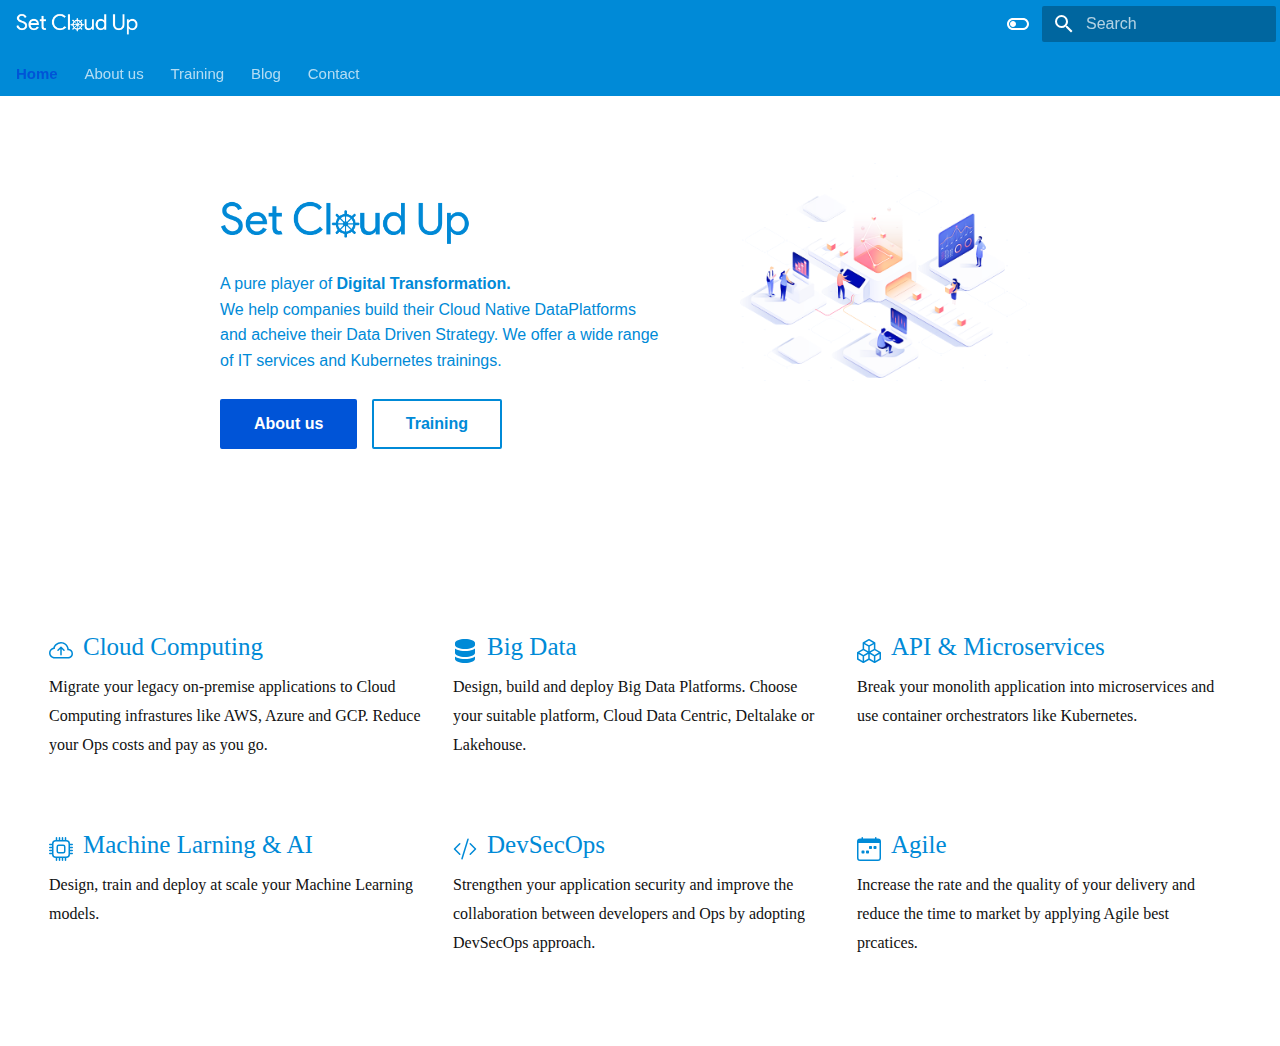
<file: index.html>
<!-- Custom HTML site displayed as the Home chapter -->


<!doctype html>
<html lang="en" class="no-js">
  <head>
    
      <meta charset="utf-8">
      <meta name="viewport" content="width=device-width,initial-scale=1">
      
        <meta name="description" content="Set Cloud Up website.">
      
      
      
      
      
        <link rel="next" href="about-us/">
      
      <link rel="icon" href="assets/favicon.png">
      <meta name="generator" content="mkdocs-1.4.2, mkdocs-material-9.0.4">
    
    
      
        <title></title>
      
    
    
      <link rel="stylesheet" href="assets/stylesheets/main.9c788c91.min.css">
      
        
        <link rel="stylesheet" href="assets/stylesheets/palette.2505c338.min.css">
      
      

    
    
    
      
        
        
        <link rel="preconnect" href="https://fonts.gstatic.com" crossorigin>
        <link rel="stylesheet" href="https://fonts.googleapis.com/css?family=Product+Sans:300,300i,400,400i,700,700i%7CRoboto+Mono:400,400i,700,700i&display=fallback">
        <style>:root{--md-text-font:"Product Sans";--md-code-font:"Roboto Mono"}</style>
      
    
    
      <link rel="stylesheet" href="stylesheets/extra.css">
    
    <script>__md_scope=new URL(".",location),__md_hash=e=>[...e].reduce((e,_)=>(e<<5)-e+_.charCodeAt(0),0),__md_get=(e,_=localStorage,t=__md_scope)=>JSON.parse(_.getItem(t.pathname+"."+e)),__md_set=(e,_,t=localStorage,a=__md_scope)=>{try{t.setItem(a.pathname+"."+e,JSON.stringify(_))}catch(e){}}</script>
    
      

    
    
    
  </head>
  
  
    
    
      
    
    
    
    
    <body dir="ltr" data-md-color-scheme="default" data-md-color-primary="" data-md-color-accent="">
  
    
    
      <script>var palette=__md_get("__palette");if(palette&&"object"==typeof palette.color)for(var key of Object.keys(palette.color))document.body.setAttribute("data-md-color-"+key,palette.color[key])</script>
    
    <input class="md-toggle" data-md-toggle="drawer" type="checkbox" id="__drawer" autocomplete="off">
    <input class="md-toggle" data-md-toggle="search" type="checkbox" id="__search" autocomplete="off">
    <label class="md-overlay" for="__drawer"></label>
    <div data-md-component="skip">
      
    </div>
    <div data-md-component="announce">
      
    </div>
    
    
      

  

<header class="md-header md-header--lifted" data-md-component="header">
  <nav class="md-header__inner md-grid" aria-label="Header">
    <a href="." title="" class="md-header__button md-logo" aria-label="" data-md-component="logo">
      
  <img src="assets/white-logo.png" alt="logo">

    </a>
    <label class="md-header__button md-icon" for="__drawer">
      <svg xmlns="http://www.w3.org/2000/svg" viewBox="0 0 24 24"><path d="M3 6h18v2H3V6m0 5h18v2H3v-2m0 5h18v2H3v-2Z"/></svg>
    </label>
    <div class="md-header__title" data-md-component="header-title">
      <div class="md-header__ellipsis">
        <div class="md-header__topic">
          <span class="md-ellipsis">
            
          </span>
        </div>
        <div class="md-header__topic" data-md-component="header-topic">
          <span class="md-ellipsis">
            
              Home
            
          </span>
        </div>
      </div>
    </div>
    
      <form class="md-header__option" data-md-component="palette">
        
          
          <input class="md-option" data-md-color-media="(prefers-color-scheme: light)" data-md-color-scheme="default" data-md-color-primary="" data-md-color-accent=""  aria-label="Switch to dark mode"  type="radio" name="__palette" id="__palette_1">
          
            <label class="md-header__button md-icon" title="Switch to dark mode" for="__palette_2" hidden>
              <svg xmlns="http://www.w3.org/2000/svg" viewBox="0 0 24 24"><path d="M17 6H7c-3.31 0-6 2.69-6 6s2.69 6 6 6h10c3.31 0 6-2.69 6-6s-2.69-6-6-6zm0 10H7c-2.21 0-4-1.79-4-4s1.79-4 4-4h10c2.21 0 4 1.79 4 4s-1.79 4-4 4zM7 9c-1.66 0-3 1.34-3 3s1.34 3 3 3 3-1.34 3-3-1.34-3-3-3z"/></svg>
            </label>
          
        
          
          <input class="md-option" data-md-color-media="(prefers-color-scheme: dark)" data-md-color-scheme="slate" data-md-color-primary="" data-md-color-accent=""  aria-label="Switch to light mode"  type="radio" name="__palette" id="__palette_2">
          
            <label class="md-header__button md-icon" title="Switch to light mode" for="__palette_1" hidden>
              <svg xmlns="http://www.w3.org/2000/svg" viewBox="0 0 24 24"><path d="M17 7H7a5 5 0 0 0-5 5 5 5 0 0 0 5 5h10a5 5 0 0 0 5-5 5 5 0 0 0-5-5m0 8a3 3 0 0 1-3-3 3 3 0 0 1 3-3 3 3 0 0 1 3 3 3 3 0 0 1-3 3Z"/></svg>
            </label>
          
        
      </form>
    
    
    
      <label class="md-header__button md-icon" for="__search">
        <svg xmlns="http://www.w3.org/2000/svg" viewBox="0 0 24 24"><path d="M9.5 3A6.5 6.5 0 0 1 16 9.5c0 1.61-.59 3.09-1.56 4.23l.27.27h.79l5 5-1.5 1.5-5-5v-.79l-.27-.27A6.516 6.516 0 0 1 9.5 16 6.5 6.5 0 0 1 3 9.5 6.5 6.5 0 0 1 9.5 3m0 2C7 5 5 7 5 9.5S7 14 9.5 14 14 12 14 9.5 12 5 9.5 5Z"/></svg>
      </label>
      <div class="md-search" data-md-component="search" role="dialog">
  <label class="md-search__overlay" for="__search"></label>
  <div class="md-search__inner" role="search">
    <form class="md-search__form" name="search">
      <input type="text" class="md-search__input" name="query" aria-label="Search" placeholder="Search" autocapitalize="off" autocorrect="off" autocomplete="off" spellcheck="false" data-md-component="search-query" required>
      <label class="md-search__icon md-icon" for="__search">
        <svg xmlns="http://www.w3.org/2000/svg" viewBox="0 0 24 24"><path d="M9.5 3A6.5 6.5 0 0 1 16 9.5c0 1.61-.59 3.09-1.56 4.23l.27.27h.79l5 5-1.5 1.5-5-5v-.79l-.27-.27A6.516 6.516 0 0 1 9.5 16 6.5 6.5 0 0 1 3 9.5 6.5 6.5 0 0 1 9.5 3m0 2C7 5 5 7 5 9.5S7 14 9.5 14 14 12 14 9.5 12 5 9.5 5Z"/></svg>
        <svg xmlns="http://www.w3.org/2000/svg" viewBox="0 0 24 24"><path d="M20 11v2H8l5.5 5.5-1.42 1.42L4.16 12l7.92-7.92L13.5 5.5 8 11h12Z"/></svg>
      </label>
      <nav class="md-search__options" aria-label="Search">
        
          <a href="javascript:void(0)" class="md-search__icon md-icon" title="Share" aria-label="Share" data-clipboard data-clipboard-text="" data-md-component="search-share" tabindex="-1">
            <svg xmlns="http://www.w3.org/2000/svg" viewBox="0 0 24 24"><path d="M18 16.08c-.76 0-1.44.3-1.96.77L8.91 12.7c.05-.23.09-.46.09-.7 0-.24-.04-.47-.09-.7l7.05-4.11c.54.5 1.25.81 2.04.81a3 3 0 0 0 3-3 3 3 0 0 0-3-3 3 3 0 0 0-3 3c0 .24.04.47.09.7L8.04 9.81C7.5 9.31 6.79 9 6 9a3 3 0 0 0-3 3 3 3 0 0 0 3 3c.79 0 1.5-.31 2.04-.81l7.12 4.15c-.05.21-.08.43-.08.66 0 1.61 1.31 2.91 2.92 2.91 1.61 0 2.92-1.3 2.92-2.91A2.92 2.92 0 0 0 18 16.08Z"/></svg>
          </a>
        
        <button type="reset" class="md-search__icon md-icon" title="Clear" aria-label="Clear" tabindex="-1">
          <svg xmlns="http://www.w3.org/2000/svg" viewBox="0 0 24 24"><path d="M19 6.41 17.59 5 12 10.59 6.41 5 5 6.41 10.59 12 5 17.59 6.41 19 12 13.41 17.59 19 19 17.59 13.41 12 19 6.41Z"/></svg>
        </button>
      </nav>
      
        <div class="md-search__suggest" data-md-component="search-suggest"></div>
      
    </form>
    <div class="md-search__output">
      <div class="md-search__scrollwrap" data-md-scrollfix>
        <div class="md-search-result" data-md-component="search-result">
          <div class="md-search-result__meta">
            Initializing search
          </div>
          <ol class="md-search-result__list"></ol>
        </div>
      </div>
    </div>
  </div>
</div>
    
    
  </nav>
  
    
      
<nav class="md-tabs" aria-label="Tabs" data-md-component="tabs">
  <div class="md-tabs__inner md-grid">
    <ul class="md-tabs__list">
      
        
  
  
    
  


  <li class="md-tabs__item">
    <a href="." class="md-tabs__link md-tabs__link--active">
      Home
    </a>
  </li>

      
        
  
  


  <li class="md-tabs__item">
    <a href="about-us/" class="md-tabs__link">
      About us
    </a>
  </li>

      
        
  
  


  
  
  
    <li class="md-tabs__item">
      <a href="training/training-catalog/" class="md-tabs__link">
        Training
      </a>
    </li>
  

      
        
  
  


  
  
  
    <li class="md-tabs__item">
      <a href="blog/microservice-etl/" class="md-tabs__link">
        Blog
      </a>
    </li>
  

      
        
  
  


  <li class="md-tabs__item">
    <a href="contact/" class="md-tabs__link">
      Contact
    </a>
  </li>

      
    </ul>
  </div>
</nav>
    
  
</header>
    
    <div class="md-container" data-md-component="container">
      
      

        
      
<style>
    .md-main {
        flex-grow: 0
    }

    .md-main__inner {
        display: flex;
        height: 100%;
    }

    .tx-container {
        padding-top: .0rem;
        /* background: #008AD7; */
        /* background: linear-gradient(to bottom, var(--md-primary-fg-color), rgb(204, 222, 255) 99%,#fff 99%) */
    }

    /* .tx-container {
        padding-top: .0rem;
        background: linear-gradient(to bottom, var(--md-primary-fg-color), hsla(160deg,47%,55%,1) 99%,#fff 99%)
    } */

    .tx-hero {
        margin: 32px 2.8rem;
        /* color: var(--md-primary-bg-color); */
        justify-content: center;
    }

    .tx-hero h1 {
        margin-bottom: 1rem;
        color: currentColor;
        font-weight: 700
    }

    .tx-hero__content {
        padding-bottom: 1rem;
        margin: 0 auto;
        /* color: #008AD7 */
    }

    .tx-hero__image {
        width: 17rem;
        height: 17rem;
        order: 1;
        padding-right: 2.5rem;
    }

    .tx-hero .md-button {
        margin-top: .5rem;
        margin-right: .5rem;
        /* color: var(--md-primary-bg-color) */
    }

    .feature-item h2 svg {
        height: 30px;
        float: left;
        margin-right: 10px;
        transform: translateY(10%);
    }

    .top-hr {
        margin-top: 42px;
    }

    .feature-item {
        font-family: 'Product Sans';
        font-weight: 300;
        box-sizing: border-box;
        padding: 0 15px;
        word-break: break-word
    }

    .feature-item h2 {
        color: #008AD7;
        font-weight: 300;
        font-size: 25px;
        white-space: nowrap;
        overflow: hidden;
        text-overflow: ellipsis;
        line-height: normal;
        margin-top: 20px;
        margin-bottom: 10px;
        font-family: inherit;

    }

    .feature-item p {
        font-size: 16px;
        line-height: 1.8em;
        text-rendering: optimizeLegibility;
        -webkit-font-smoothing: antialiased;
        color: #111;
        margin: 0 0 10px;
        display: block;
    }

    @media screen and (max-width:30em) {
        .tx-hero h1 {
            font-size: 1.4rem
        }
    }

    @media screen and (min-width:60em) {
        .md-sidebar--secondary {
            display: none
        }

        .tx-hero {
            display: flex;
            align-items: center;
            justify-content: center;
            color: #008AD7;
        }

        .tx-hero__content {
            max-width: 22rem;
            margin-top: 3.5rem;
            margin-bottom: 3.5rem;
            margin-left: 1.0rem;
            margin-right: 4.0rem;
            align-items: center;

        }
    }

    @media screen and (min-width:76.25em) {
        .md-sidebar--primary {
            display: none
        }

        .top-hr {
            width: 100%;
            display: flex;
            max-width: 61rem;
            margin-right: auto;
            margin-left: auto;
            padding: 0 .2rem;
        }

        .bottom-hr {
            margin-top: 10px;
            width: 100%;
            display: flex;
            max-width: 61rem;
            margin-right: auto;
            margin-left: auto;
            padding: 0 .2rem;
        }

        .feature-item {
            flex: 1;
            min-width: 0;
        }

        .feature-item:hover {
            background-color: #E1F4FF;
            border-radius: 3px;
        }

        /* .feature-item:hover {
            background-color: #acb8ff47;
            border-radius: 3px;
        }*/
    }

    .hr {
        border-bottom: 1px solid #eee;
        width: 100%;
        margin: 20px 0;
    }

    .text-center {
        text-align: center;
        padding-right: 15px;
        padding-left: 15px;
        margin-right: auto;
        margin-left: auto;
        margin-top: 15px;
        font-family: 'Product Sans';
        font-size: 23px;
        font-weight: 300;
        padding-bottom: 10px;
    }

    .logos {
        display: flex;
        align-items: center;
        justify-content: center;
        flex-flow: row wrap;
        margin: 0 auto;
    }

    .logos img {
        flex: 1 1 auto;
        padding: 25px;
        max-height: 130px;
        vertical-align: middle;
    }

    .hr-logos {
        margin-top: 0;
        margin-bottom: 30px;
    }

    .md-footer-meta__inner {
        display: flex;
        flex-wrap: wrap;
        justify-content: space-between;
        margin-top: 1.0rem;
    }

    .md-footer-social {
        padding-top: 20px;
    }
</style>

<!-- Main site Entry button descriptions -->
<section class="tx-container">
    <div class="md-grid md-typeset">
        <div class="tx-hero">
            <div class="tx-hero__image">
                <img src="assets/index.png" draggable="false">
            </div>
            <div class="tx-hero__content"> <img src="assets/setcloudup-logo.png" draggable="false" width="250"
                    height="250">
                <p>A pure player of <b>Digital Transformation.</b>
                    <br>
                    We help companies build their Cloud Native DataPlatforms and acheive their Data Driven Strategy.
                    We offer a wide range of IT services and Kubernetes trainings.
                </p>
                <a href="about-us/" title="About us"
                    class="md-button md-button--primary">
                    About us
                </a>
                <a href="/training/training-catalog" title="" class="md-button">
                    Training
                </a>
            </div>
        </div>
    </div>
</section>

<!-- Main site box descriptions -->
<div class="top-hr">
    <div class="feature-item">
        <h2>
            <svg xmlns="http://www.w3.org/2000/svg" width="24" height="24" fill="#008AD7" class="bi bi-server"
                viewBox="0 0 16 16">
                <path fill-rule="evenodd"
                    d="M7.646 5.146a.5.5 0 0 1 .708 0l2 2a.5.5 0 0 1-.708.708L8.5 6.707V10.5a.5.5 0 0 1-1 0V6.707L6.354 7.854a.5.5 0 1 1-.708-.708l2-2z" />
                <path
                    d="M4.406 3.342A5.53 5.53 0 0 1 8 2c2.69 0 4.923 2 5.166 4.579C14.758 6.804 16 8.137 16 9.773 16 11.569 14.502 13 12.687 13H3.781C1.708 13 0 11.366 0 9.318c0-1.763 1.266-3.223 2.942-3.593.143-.863.698-1.723 1.464-2.383zm.653.757c-.757.653-1.153 1.44-1.153 2.056v.448l-.445.049C2.064 6.805 1 7.952 1 9.318 1 10.785 2.23 12 3.781 12h8.906C13.98 12 15 10.988 15 9.773c0-1.216-1.02-2.228-2.313-2.228h-.5v-.5C12.188 4.825 10.328 3 8 3a4.53 4.53 0 0 0-2.941 1.1z" />
            </svg>
            <a href="/about-us/#our-technological-expertise" title="About us"
                class="md-button md-button">
                Cloud Computing
            </a>
        </h2>
        <p>Migrate your legacy on-premise applications to Cloud Computing infrastures like AWS, Azure and GCP. Reduce
            your Ops costs and pay as you go.</p>
    </div>
    <div class="feature-item">
        <h2>
            <svg xmlns="http://www.w3.org/2000/svg" width="24" height="24" fill="#008AD7" class="bi bi-server"
                viewBox="0 0 16 16">
                <path
                    d="M1.333 2.667C1.333 1.194 4.318 0 8 0s6.667 1.194 6.667 2.667V4c0 1.473-2.985 2.667-6.667 2.667S1.333 5.473 1.333 4V2.667z" />
                <path
                    d="M1.333 6.334v3C1.333 10.805 4.318 12 8 12s6.667-1.194 6.667-2.667V6.334a6.51 6.51 0 0 1-1.458.79C11.81 7.684 9.967 8 8 8c-1.966 0-3.809-.317-5.208-.876a6.508 6.508 0 0 1-1.458-.79z" />
                <path
                    d="M14.667 11.668a6.51 6.51 0 0 1-1.458.789c-1.4.56-3.242.876-5.21.876-1.966 0-3.809-.316-5.208-.876a6.51 6.51 0 0 1-1.458-.79v1.666C1.333 14.806 4.318 16 8 16s6.667-1.194 6.667-2.667v-1.665z" />
            </svg>
            <a href="/about-us/#our-technological-expertise" title="About us"
                class="md-button md-button">
                Big Data
            </a>
        </h2>
        <p>Design, build and deploy Big Data Platforms. Choose your suitable platform, Cloud Data Centric, Deltalake or
            Lakehouse. </p>

    </div>
    <div class="feature-item">
        <h2>
            <svg xmlns="http://www.w3.org/2000/svg" width="24" height="24" fill="#008AD7" class="bi bi-boxes"
                viewBox="0 0 16 16">
                <path
                    d="M7.752.066a.5.5 0 0 1 .496 0l3.75 2.143a.5.5 0 0 1 .252.434v3.995l3.498 2A.5.5 0 0 1 16 9.07v4.286a.5.5 0 0 1-.252.434l-3.75 2.143a.5.5 0 0 1-.496 0l-3.502-2-3.502 2.001a.5.5 0 0 1-.496 0l-3.75-2.143A.5.5 0 0 1 0 13.357V9.071a.5.5 0 0 1 .252-.434L3.75 6.638V2.643a.5.5 0 0 1 .252-.434L7.752.066ZM4.25 7.504 1.508 9.071l2.742 1.567 2.742-1.567L4.25 7.504ZM7.5 9.933l-2.75 1.571v3.134l2.75-1.571V9.933Zm1 3.134 2.75 1.571v-3.134L8.5 9.933v3.134Zm.508-3.996 2.742 1.567 2.742-1.567-2.742-1.567-2.742 1.567Zm2.242-2.433V3.504L8.5 5.076V8.21l2.75-1.572ZM7.5 8.21V5.076L4.75 3.504v3.134L7.5 8.21ZM5.258 2.643 8 4.21l2.742-1.567L8 1.076 5.258 2.643ZM15 9.933l-2.75 1.571v3.134L15 13.067V9.933ZM3.75 14.638v-3.134L1 9.933v3.134l2.75 1.571Z" />
            </svg>
            <a href="/about-us/#our-technological-expertise" title="About us"
                class="md-button md-button">
                API & Microservices
            </a>
        </h2>
        <p>Break your monolith application into microservices and use container orchestrators like Kubernetes.</p>
    </div>
</div>

<div class="top-hr">
    <div class="feature-item">
        <h2>
            <svg xmlns="http://www.w3.org/2000/svg" width="24" height="24" fill="#008AD7" class="bi bi-cpu"
                viewBox="0 0 16 16">
                <path
                    d="M5 0a.5.5 0 0 1 .5.5V2h1V.5a.5.5 0 0 1 1 0V2h1V.5a.5.5 0 0 1 1 0V2h1V.5a.5.5 0 0 1 1 0V2A2.5 2.5 0 0 1 14 4.5h1.5a.5.5 0 0 1 0 1H14v1h1.5a.5.5 0 0 1 0 1H14v1h1.5a.5.5 0 0 1 0 1H14v1h1.5a.5.5 0 0 1 0 1H14a2.5 2.5 0 0 1-2.5 2.5v1.5a.5.5 0 0 1-1 0V14h-1v1.5a.5.5 0 0 1-1 0V14h-1v1.5a.5.5 0 0 1-1 0V14h-1v1.5a.5.5 0 0 1-1 0V14A2.5 2.5 0 0 1 2 11.5H.5a.5.5 0 0 1 0-1H2v-1H.5a.5.5 0 0 1 0-1H2v-1H.5a.5.5 0 0 1 0-1H2v-1H.5a.5.5 0 0 1 0-1H2A2.5 2.5 0 0 1 4.5 2V.5A.5.5 0 0 1 5 0zm-.5 3A1.5 1.5 0 0 0 3 4.5v7A1.5 1.5 0 0 0 4.5 13h7a1.5 1.5 0 0 0 1.5-1.5v-7A1.5 1.5 0 0 0 11.5 3h-7zM5 6.5A1.5 1.5 0 0 1 6.5 5h3A1.5 1.5 0 0 1 11 6.5v3A1.5 1.5 0 0 1 9.5 11h-3A1.5 1.5 0 0 1 5 9.5v-3zM6.5 6a.5.5 0 0 0-.5.5v3a.5.5 0 0 0 .5.5h3a.5.5 0 0 0 .5-.5v-3a.5.5 0 0 0-.5-.5h-3z" />
            </svg>
            <a href="/about-us/#our-technological-expertise" title="About us"
                class="md-button md-button">
                Machine Larning & AI
            </a>
        </h2>
        <p>Design, train and deploy at scale your Machine Learning models.</p>
    </div>
    <div class="feature-item">
        <h2>
            <svg xmlns="http://www.w3.org/2000/svg" width="24" height="24" fill="#008AD7" class="bi bi-code-slash"
                viewBox="0 0 16 16">
                <path
                    d="M10.478 1.647a.5.5 0 1 0-.956-.294l-4 13a.5.5 0 0 0 .956.294l4-13zM4.854 4.146a.5.5 0 0 1 0 .708L1.707 8l3.147 3.146a.5.5 0 0 1-.708.708l-3.5-3.5a.5.5 0 0 1 0-.708l3.5-3.5a.5.5 0 0 1 .708 0zm6.292 0a.5.5 0 0 0 0 .708L14.293 8l-3.147 3.146a.5.5 0 0 0 .708.708l3.5-3.5a.5.5 0 0 0 0-.708l-3.5-3.5a.5.5 0 0 0-.708 0z" />
            </svg>
            <a href="/about-us/#our-technological-expertise" title="About us"
                class="md-button md-button">
                DevSecOps
            </a>
        </h2>
        <p>Strengthen your application security and improve the collaboration between developers and Ops by adopting
            DevSecOps approach. </p>
    </div>
    <div class="feature-item">
        <h2>
            <svg xmlns="http://www.w3.org/2000/svg" width="24" height="24" fill="#008AD7" class="bi bi-calendar-week"
                viewBox="0 0 16 16">
                <path
                    d="M11 6.5a.5.5 0 0 1 .5-.5h1a.5.5 0 0 1 .5.5v1a.5.5 0 0 1-.5.5h-1a.5.5 0 0 1-.5-.5v-1zm-3 0a.5.5 0 0 1 .5-.5h1a.5.5 0 0 1 .5.5v1a.5.5 0 0 1-.5.5h-1a.5.5 0 0 1-.5-.5v-1zm-5 3a.5.5 0 0 1 .5-.5h1a.5.5 0 0 1 .5.5v1a.5.5 0 0 1-.5.5h-1a.5.5 0 0 1-.5-.5v-1zm3 0a.5.5 0 0 1 .5-.5h1a.5.5 0 0 1 .5.5v1a.5.5 0 0 1-.5.5h-1a.5.5 0 0 1-.5-.5v-1z" />
                <path
                    d="M3.5 0a.5.5 0 0 1 .5.5V1h8V.5a.5.5 0 0 1 1 0V1h1a2 2 0 0 1 2 2v11a2 2 0 0 1-2 2H2a2 2 0 0 1-2-2V3a2 2 0 0 1 2-2h1V.5a.5.5 0 0 1 .5-.5zM1 4v10a1 1 0 0 0 1 1h12a1 1 0 0 0 1-1V4H1z" />
            </svg>
            <a href="/about-us/#our-technological-expertise" title="About us"
                class="md-button md-button">
                Agile
            </a>
        </h2>
        <p>Increase the rate and the quality of your delivery and reduce the time to market by applying Agile best
            prcatices.</p>
    </div>
</div>


      <main class="md-main" data-md-component="main">
        <div class="md-main__inner md-grid">
          
            
              
              <div class="md-sidebar md-sidebar--primary" data-md-component="sidebar" data-md-type="navigation" >
                <div class="md-sidebar__scrollwrap">
                  <div class="md-sidebar__inner">
                    

  


<nav class="md-nav md-nav--primary md-nav--lifted" aria-label="Navigation" data-md-level="0">
  <label class="md-nav__title" for="__drawer">
    <a href="." title="" class="md-nav__button md-logo" aria-label="" data-md-component="logo">
      
  <img src="assets/white-logo.png" alt="logo">

    </a>
    
  </label>
  
  <ul class="md-nav__list" data-md-scrollfix>
    
      
      
      

  
  
    
  
  
    <li class="md-nav__item md-nav__item--active">
      
      <input class="md-nav__toggle md-toggle" data-md-toggle="toc" type="checkbox" id="__toc">
      
      
      
      <a href="." class="md-nav__link md-nav__link--active">
        Home
      </a>
      
    </li>
  

    
      
      
      

  
  
  
    <li class="md-nav__item">
      <a href="about-us/" class="md-nav__link">
        About us
      </a>
    </li>
  

    
      
      
      

  
  
  
    
    <li class="md-nav__item md-nav__item--nested">
      
      
      
      
        
      
      <input class="md-nav__toggle md-toggle md-toggle--indeterminate" data-md-toggle="__nav_3" type="checkbox" id="__nav_3" >
      
      
        
          
        
          
        
      
      
        <label class="md-nav__link" for="__nav_3" tabindex="0" aria-expanded="false">
          Training
          <span class="md-nav__icon md-icon"></span>
        </label>
      
      <nav class="md-nav" aria-label="Training" data-md-level="1">
        <label class="md-nav__title" for="__nav_3">
          <span class="md-nav__icon md-icon"></span>
          Training
        </label>
        <ul class="md-nav__list" data-md-scrollfix>
          
            
              
  
  
  
    <li class="md-nav__item">
      <a href="training/training-catalog/" class="md-nav__link">
        Training catalog
      </a>
    </li>
  

            
          
            
              
  
  
  
    
      
    
    <li class="md-nav__item md-nav__item--section md-nav__item--nested">
      
      
      
      
        
      
      <input class="md-nav__toggle md-toggle md-toggle--indeterminate" data-md-toggle="__nav_3_2" type="checkbox" id="__nav_3_2" >
      
      
        
          
        
          
        
      
      
        <label class="md-nav__link" for="__nav_3_2" tabindex="0" aria-expanded="false">
          Kubernetes
          <span class="md-nav__icon md-icon"></span>
        </label>
      
      <nav class="md-nav" aria-label="Kubernetes" data-md-level="2">
        <label class="md-nav__title" for="__nav_3_2">
          <span class="md-nav__icon md-icon"></span>
          Kubernetes
        </label>
        <ul class="md-nav__list" data-md-scrollfix>
          
            
              
  
  
  
    <li class="md-nav__item">
      <a href="training/kubernetes/k8s-getting-started/" class="md-nav__link">
        Kubernetes getting started
      </a>
    </li>
  

            
          
            
              
  
  
  
    <li class="md-nav__item">
      <a href="training/kubernetes/k8s-advanced/" class="md-nav__link">
        Kubernetes advanced
      </a>
    </li>
  

            
          
        </ul>
      </nav>
    </li>
  

            
          
        </ul>
      </nav>
    </li>
  

    
      
      
      

  
  
  
    
    <li class="md-nav__item md-nav__item--nested">
      
      
      
      
        
      
      <input class="md-nav__toggle md-toggle md-toggle--indeterminate" data-md-toggle="__nav_4" type="checkbox" id="__nav_4" >
      
      
        
          
        
          
        
      
      
        <label class="md-nav__link" for="__nav_4" tabindex="0" aria-expanded="false">
          Blog
          <span class="md-nav__icon md-icon"></span>
        </label>
      
      <nav class="md-nav" aria-label="Blog" data-md-level="1">
        <label class="md-nav__title" for="__nav_4">
          <span class="md-nav__icon md-icon"></span>
          Blog
        </label>
        <ul class="md-nav__list" data-md-scrollfix>
          
            
              
  
  
  
    <li class="md-nav__item">
      <a href="blog/microservice-etl/" class="md-nav__link">
        Microservice oriented data pipeline
      </a>
    </li>
  

            
          
            
              
  
  
  
    
      
    
    <li class="md-nav__item md-nav__item--section md-nav__item--nested">
      
      
      
      
        
      
      <input class="md-nav__toggle md-toggle md-toggle--indeterminate" data-md-toggle="__nav_4_2" type="checkbox" id="__nav_4_2" >
      
      
        
          
            
          
        
          
        
          
        
          
        
      
      
        
        
        <div class="md-nav__link md-nav__link--index ">
          <a href="blog/rest-api/">Flask REST API</a>
          
            <label for="__nav_4_2">
              <span class="md-nav__icon md-icon"></span>
            </label>
          
        </div>
      
      <nav class="md-nav" aria-label="Flask REST API" data-md-level="2">
        <label class="md-nav__title" for="__nav_4_2">
          <span class="md-nav__icon md-icon"></span>
          Flask REST API
        </label>
        <ul class="md-nav__list" data-md-scrollfix>
          
            
          
            
              
  
  
  
    <li class="md-nav__item">
      <a href="blog/rest-api/app/" class="md-nav__link">
        Application
      </a>
    </li>
  

            
          
            
              
  
  
  
    <li class="md-nav__item">
      <a href="blog/rest-api/terraform/" class="md-nav__link">
        Terraform
      </a>
    </li>
  

            
          
            
              
  
  
  
    <li class="md-nav__item">
      <a href="blog/rest-api/swagger/" class="md-nav__link">
        Swagger
      </a>
    </li>
  

            
          
        </ul>
      </nav>
    </li>
  

            
          
        </ul>
      </nav>
    </li>
  

    
      
      
      

  
  
  
    <li class="md-nav__item">
      <a href="contact/" class="md-nav__link">
        Contact
      </a>
    </li>
  

    
  </ul>
</nav>
                  </div>
                </div>
              </div>
            
            
              
              <div class="md-sidebar md-sidebar--secondary" data-md-component="sidebar" data-md-type="toc" >
                <div class="md-sidebar__scrollwrap">
                  <div class="md-sidebar__inner">
                    

<nav class="md-nav md-nav--secondary" aria-label="Table of contents">
  
  
  
  
</nav>
                  </div>
                </div>
              </div>
            
          
          
            <div class="md-content" data-md-component="content">
              <article class="md-content__inner md-typeset">
                
              </article>
            </div>
          
          
        </div>
        
          <a href="#" class="md-top md-icon" data-md-component="top" hidden>
            <svg xmlns="http://www.w3.org/2000/svg" viewBox="0 0 24 24"><path d="M13 20h-2V8l-5.5 5.5-1.42-1.42L12 4.16l7.92 7.92-1.42 1.42L13 8v12Z"/></svg>
            Back to top
          </a>
        
      </main>
      
    </div>
    <div class="md-dialog" data-md-component="dialog">
      <div class="md-dialog__inner md-typeset"></div>
    </div>
    
    <script id="__config" type="application/json">{"base": ".", "features": ["content.code.annotate", "content.tooltips", "navigation.indexes", "navigation.sections", "navigation.tabs", "navigation.tabs.sticky", "navigation.top", "navigation.tracking", "navigation.expand", "search.highlight", "search.share", "search.suggest", "toc.follow"], "search": "assets/javascripts/workers/search.e5c33ebb.min.js", "translations": {"clipboard.copied": "Copied to clipboard", "clipboard.copy": "Copy to clipboard", "search.result.more.one": "1 more on this page", "search.result.more.other": "# more on this page", "search.result.none": "No matching documents", "search.result.one": "1 matching document", "search.result.other": "# matching documents", "search.result.placeholder": "Type to start searching", "search.result.term.missing": "Missing", "select.version": "Select version"}}</script>
    
    
      <script src="assets/javascripts/bundle.ba449ae6.min.js"></script>
      
    
  </body>
</html>
</file>
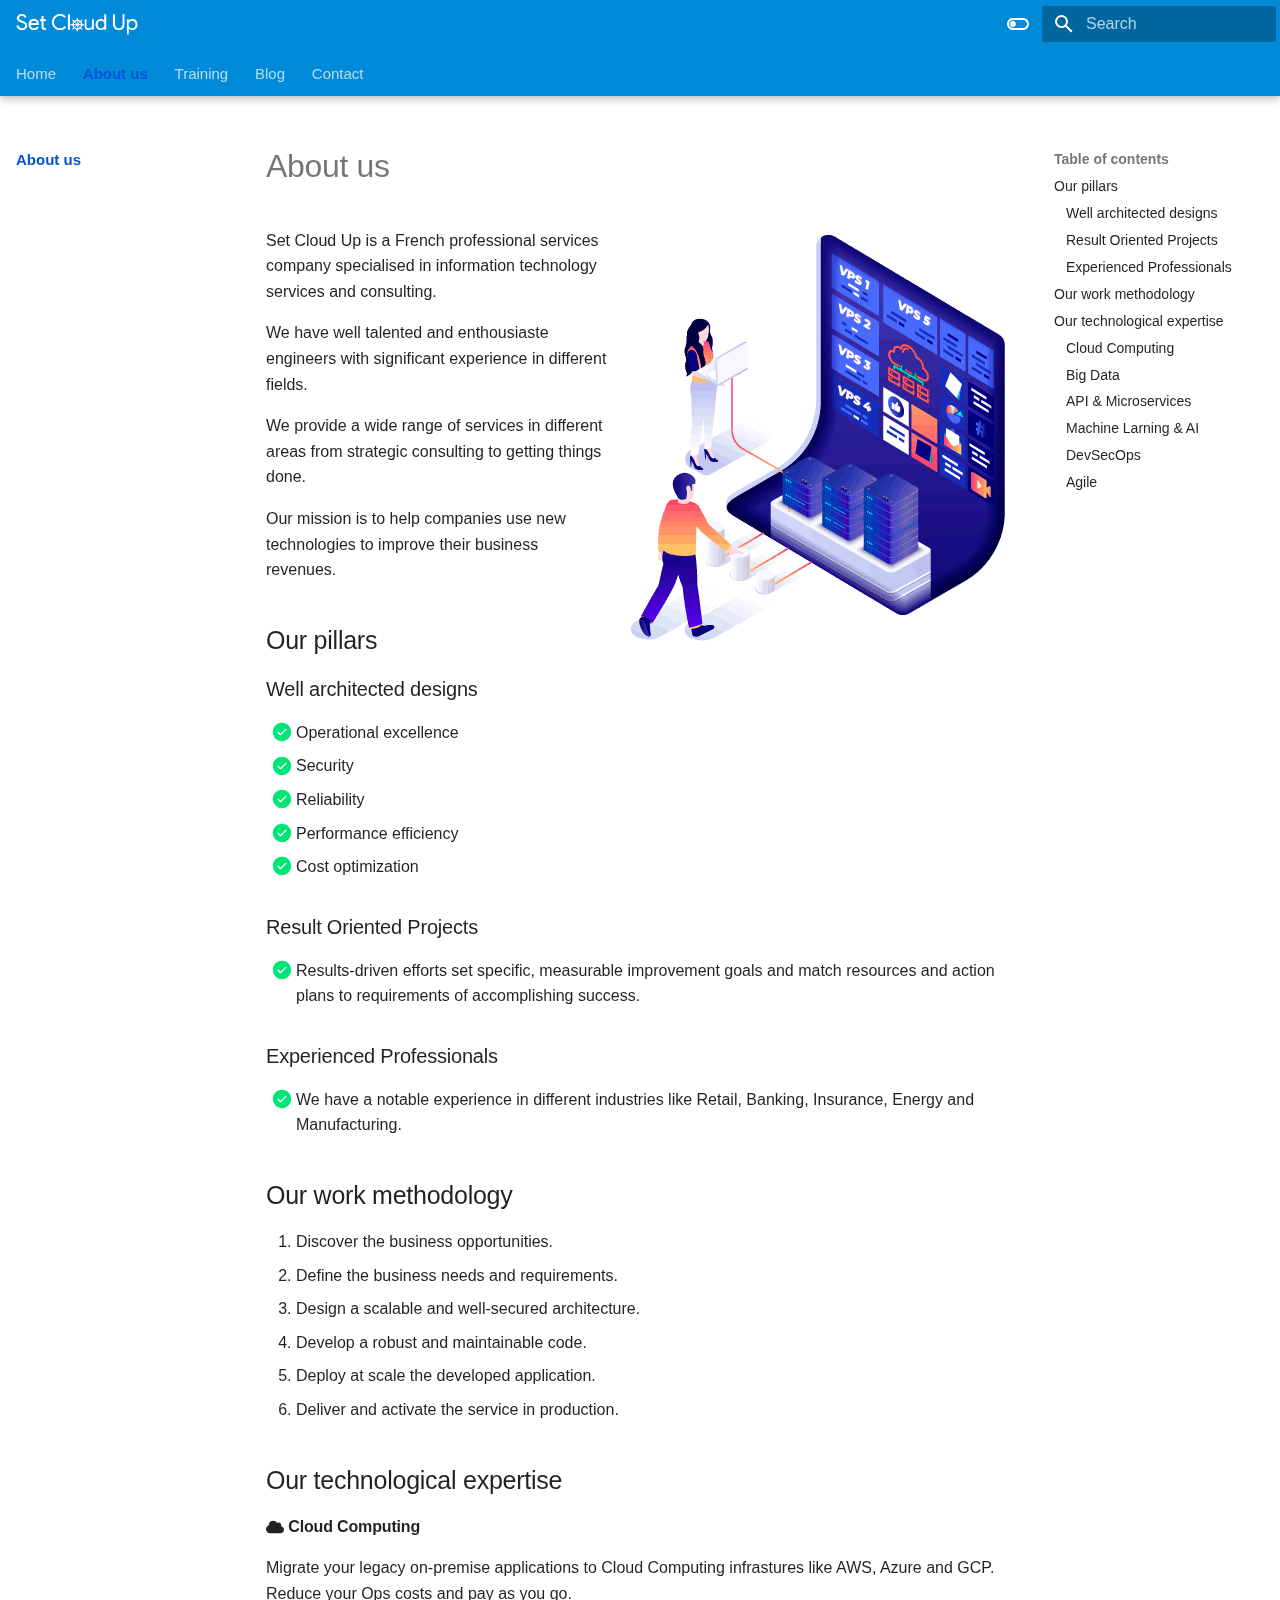
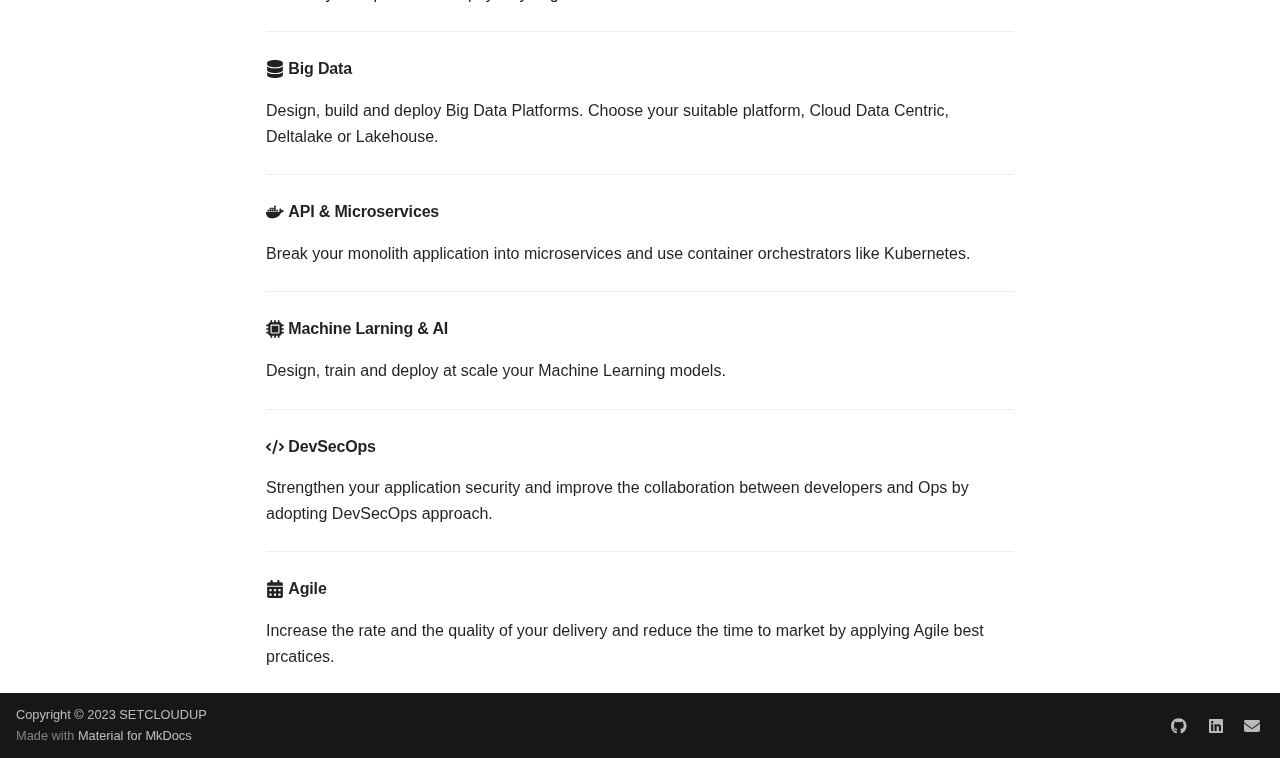
<file: about-us/index.html>
<!doctype html>
<html lang="en" class="no-js">
  <head>
    
      <meta charset="utf-8">
      <meta name="viewport" content="width=device-width,initial-scale=1">
      
        <meta name="description" content="Set Cloud Up website.">
      
      
      
      
        <link rel="prev" href="..">
      
      
        <link rel="next" href="../training/training-catalog/">
      
      <link rel="icon" href="../assets/favicon.png">
      <meta name="generator" content="mkdocs-1.4.2, mkdocs-material-9.0.4">
    
    
      
        <title>About us - </title>
      
    
    
      <link rel="stylesheet" href="../assets/stylesheets/main.9c788c91.min.css">
      
        
        <link rel="stylesheet" href="../assets/stylesheets/palette.2505c338.min.css">
      
      

    
    
    
      
        
        
        <link rel="preconnect" href="https://fonts.gstatic.com" crossorigin>
        <link rel="stylesheet" href="https://fonts.googleapis.com/css?family=Product+Sans:300,300i,400,400i,700,700i%7CRoboto+Mono:400,400i,700,700i&display=fallback">
        <style>:root{--md-text-font:"Product Sans";--md-code-font:"Roboto Mono"}</style>
      
    
    
      <link rel="stylesheet" href="../stylesheets/extra.css">
    
    <script>__md_scope=new URL("..",location),__md_hash=e=>[...e].reduce((e,_)=>(e<<5)-e+_.charCodeAt(0),0),__md_get=(e,_=localStorage,t=__md_scope)=>JSON.parse(_.getItem(t.pathname+"."+e)),__md_set=(e,_,t=localStorage,a=__md_scope)=>{try{t.setItem(a.pathname+"."+e,JSON.stringify(_))}catch(e){}}</script>
    
      

    
    
    
  </head>
  
  
    
    
      
    
    
    
    
    <body dir="ltr" data-md-color-scheme="default" data-md-color-primary="" data-md-color-accent="">
  
    
    
      <script>var palette=__md_get("__palette");if(palette&&"object"==typeof palette.color)for(var key of Object.keys(palette.color))document.body.setAttribute("data-md-color-"+key,palette.color[key])</script>
    
    <input class="md-toggle" data-md-toggle="drawer" type="checkbox" id="__drawer" autocomplete="off">
    <input class="md-toggle" data-md-toggle="search" type="checkbox" id="__search" autocomplete="off">
    <label class="md-overlay" for="__drawer"></label>
    <div data-md-component="skip">
      
        
        <a href="#our-pillars" class="md-skip">
          Skip to content
        </a>
      
    </div>
    <div data-md-component="announce">
      
    </div>
    
    
      

  

<header class="md-header md-header--lifted" data-md-component="header">
  <nav class="md-header__inner md-grid" aria-label="Header">
    <a href=".." title="" class="md-header__button md-logo" aria-label="" data-md-component="logo">
      
  <img src="../assets/white-logo.png" alt="logo">

    </a>
    <label class="md-header__button md-icon" for="__drawer">
      <svg xmlns="http://www.w3.org/2000/svg" viewBox="0 0 24 24"><path d="M3 6h18v2H3V6m0 5h18v2H3v-2m0 5h18v2H3v-2Z"/></svg>
    </label>
    <div class="md-header__title" data-md-component="header-title">
      <div class="md-header__ellipsis">
        <div class="md-header__topic">
          <span class="md-ellipsis">
            
          </span>
        </div>
        <div class="md-header__topic" data-md-component="header-topic">
          <span class="md-ellipsis">
            
              About us
            
          </span>
        </div>
      </div>
    </div>
    
      <form class="md-header__option" data-md-component="palette">
        
          
          <input class="md-option" data-md-color-media="(prefers-color-scheme: light)" data-md-color-scheme="default" data-md-color-primary="" data-md-color-accent=""  aria-label="Switch to dark mode"  type="radio" name="__palette" id="__palette_1">
          
            <label class="md-header__button md-icon" title="Switch to dark mode" for="__palette_2" hidden>
              <svg xmlns="http://www.w3.org/2000/svg" viewBox="0 0 24 24"><path d="M17 6H7c-3.31 0-6 2.69-6 6s2.69 6 6 6h10c3.31 0 6-2.69 6-6s-2.69-6-6-6zm0 10H7c-2.21 0-4-1.79-4-4s1.79-4 4-4h10c2.21 0 4 1.79 4 4s-1.79 4-4 4zM7 9c-1.66 0-3 1.34-3 3s1.34 3 3 3 3-1.34 3-3-1.34-3-3-3z"/></svg>
            </label>
          
        
          
          <input class="md-option" data-md-color-media="(prefers-color-scheme: dark)" data-md-color-scheme="slate" data-md-color-primary="" data-md-color-accent=""  aria-label="Switch to light mode"  type="radio" name="__palette" id="__palette_2">
          
            <label class="md-header__button md-icon" title="Switch to light mode" for="__palette_1" hidden>
              <svg xmlns="http://www.w3.org/2000/svg" viewBox="0 0 24 24"><path d="M17 7H7a5 5 0 0 0-5 5 5 5 0 0 0 5 5h10a5 5 0 0 0 5-5 5 5 0 0 0-5-5m0 8a3 3 0 0 1-3-3 3 3 0 0 1 3-3 3 3 0 0 1 3 3 3 3 0 0 1-3 3Z"/></svg>
            </label>
          
        
      </form>
    
    
    
      <label class="md-header__button md-icon" for="__search">
        <svg xmlns="http://www.w3.org/2000/svg" viewBox="0 0 24 24"><path d="M9.5 3A6.5 6.5 0 0 1 16 9.5c0 1.61-.59 3.09-1.56 4.23l.27.27h.79l5 5-1.5 1.5-5-5v-.79l-.27-.27A6.516 6.516 0 0 1 9.5 16 6.5 6.5 0 0 1 3 9.5 6.5 6.5 0 0 1 9.5 3m0 2C7 5 5 7 5 9.5S7 14 9.5 14 14 12 14 9.5 12 5 9.5 5Z"/></svg>
      </label>
      <div class="md-search" data-md-component="search" role="dialog">
  <label class="md-search__overlay" for="__search"></label>
  <div class="md-search__inner" role="search">
    <form class="md-search__form" name="search">
      <input type="text" class="md-search__input" name="query" aria-label="Search" placeholder="Search" autocapitalize="off" autocorrect="off" autocomplete="off" spellcheck="false" data-md-component="search-query" required>
      <label class="md-search__icon md-icon" for="__search">
        <svg xmlns="http://www.w3.org/2000/svg" viewBox="0 0 24 24"><path d="M9.5 3A6.5 6.5 0 0 1 16 9.5c0 1.61-.59 3.09-1.56 4.23l.27.27h.79l5 5-1.5 1.5-5-5v-.79l-.27-.27A6.516 6.516 0 0 1 9.5 16 6.5 6.5 0 0 1 3 9.5 6.5 6.5 0 0 1 9.5 3m0 2C7 5 5 7 5 9.5S7 14 9.5 14 14 12 14 9.5 12 5 9.5 5Z"/></svg>
        <svg xmlns="http://www.w3.org/2000/svg" viewBox="0 0 24 24"><path d="M20 11v2H8l5.5 5.5-1.42 1.42L4.16 12l7.92-7.92L13.5 5.5 8 11h12Z"/></svg>
      </label>
      <nav class="md-search__options" aria-label="Search">
        
          <a href="javascript:void(0)" class="md-search__icon md-icon" title="Share" aria-label="Share" data-clipboard data-clipboard-text="" data-md-component="search-share" tabindex="-1">
            <svg xmlns="http://www.w3.org/2000/svg" viewBox="0 0 24 24"><path d="M18 16.08c-.76 0-1.44.3-1.96.77L8.91 12.7c.05-.23.09-.46.09-.7 0-.24-.04-.47-.09-.7l7.05-4.11c.54.5 1.25.81 2.04.81a3 3 0 0 0 3-3 3 3 0 0 0-3-3 3 3 0 0 0-3 3c0 .24.04.47.09.7L8.04 9.81C7.5 9.31 6.79 9 6 9a3 3 0 0 0-3 3 3 3 0 0 0 3 3c.79 0 1.5-.31 2.04-.81l7.12 4.15c-.05.21-.08.43-.08.66 0 1.61 1.31 2.91 2.92 2.91 1.61 0 2.92-1.3 2.92-2.91A2.92 2.92 0 0 0 18 16.08Z"/></svg>
          </a>
        
        <button type="reset" class="md-search__icon md-icon" title="Clear" aria-label="Clear" tabindex="-1">
          <svg xmlns="http://www.w3.org/2000/svg" viewBox="0 0 24 24"><path d="M19 6.41 17.59 5 12 10.59 6.41 5 5 6.41 10.59 12 5 17.59 6.41 19 12 13.41 17.59 19 19 17.59 13.41 12 19 6.41Z"/></svg>
        </button>
      </nav>
      
        <div class="md-search__suggest" data-md-component="search-suggest"></div>
      
    </form>
    <div class="md-search__output">
      <div class="md-search__scrollwrap" data-md-scrollfix>
        <div class="md-search-result" data-md-component="search-result">
          <div class="md-search-result__meta">
            Initializing search
          </div>
          <ol class="md-search-result__list"></ol>
        </div>
      </div>
    </div>
  </div>
</div>
    
    
  </nav>
  
    
      
<nav class="md-tabs" aria-label="Tabs" data-md-component="tabs">
  <div class="md-tabs__inner md-grid">
    <ul class="md-tabs__list">
      
        
  
  


  <li class="md-tabs__item">
    <a href=".." class="md-tabs__link">
      Home
    </a>
  </li>

      
        
  
  
    
  


  <li class="md-tabs__item">
    <a href="./" class="md-tabs__link md-tabs__link--active">
      About us
    </a>
  </li>

      
        
  
  


  
  
  
    <li class="md-tabs__item">
      <a href="../training/training-catalog/" class="md-tabs__link">
        Training
      </a>
    </li>
  

      
        
  
  


  
  
  
    <li class="md-tabs__item">
      <a href="../blog/microservice-etl/" class="md-tabs__link">
        Blog
      </a>
    </li>
  

      
        
  
  


  <li class="md-tabs__item">
    <a href="../contact/" class="md-tabs__link">
      Contact
    </a>
  </li>

      
    </ul>
  </div>
</nav>
    
  
</header>
    
    <div class="md-container" data-md-component="container">
      
      
        
      
      <main class="md-main" data-md-component="main">
        <div class="md-main__inner md-grid">
          
            
              
              <div class="md-sidebar md-sidebar--primary" data-md-component="sidebar" data-md-type="navigation" >
                <div class="md-sidebar__scrollwrap">
                  <div class="md-sidebar__inner">
                    

  


<nav class="md-nav md-nav--primary md-nav--lifted" aria-label="Navigation" data-md-level="0">
  <label class="md-nav__title" for="__drawer">
    <a href=".." title="" class="md-nav__button md-logo" aria-label="" data-md-component="logo">
      
  <img src="../assets/white-logo.png" alt="logo">

    </a>
    
  </label>
  
  <ul class="md-nav__list" data-md-scrollfix>
    
      
      
      

  
  
  
    <li class="md-nav__item">
      <a href=".." class="md-nav__link">
        Home
      </a>
    </li>
  

    
      
      
      

  
  
    
  
  
    <li class="md-nav__item md-nav__item--active">
      
      <input class="md-nav__toggle md-toggle" data-md-toggle="toc" type="checkbox" id="__toc">
      
      
      
        <label class="md-nav__link md-nav__link--active" for="__toc">
          About us
          <span class="md-nav__icon md-icon"></span>
        </label>
      
      <a href="./" class="md-nav__link md-nav__link--active">
        About us
      </a>
      
        

<nav class="md-nav md-nav--secondary" aria-label="Table of contents">
  
  
  
  
    <label class="md-nav__title" for="__toc">
      <span class="md-nav__icon md-icon"></span>
      Table of contents
    </label>
    <ul class="md-nav__list" data-md-component="toc" data-md-scrollfix>
      
        <li class="md-nav__item">
  <a href="#our-pillars" class="md-nav__link">
    Our pillars
  </a>
  
    <nav class="md-nav" aria-label="Our pillars">
      <ul class="md-nav__list">
        
          <li class="md-nav__item">
  <a href="#well-architected-designs" class="md-nav__link">
    Well architected designs
  </a>
  
</li>
        
          <li class="md-nav__item">
  <a href="#result-oriented-projects" class="md-nav__link">
    Result Oriented Projects
  </a>
  
</li>
        
          <li class="md-nav__item">
  <a href="#experienced-professionals" class="md-nav__link">
    Experienced Professionals
  </a>
  
</li>
        
      </ul>
    </nav>
  
</li>
      
        <li class="md-nav__item">
  <a href="#our-work-methodology" class="md-nav__link">
    Our work methodology
  </a>
  
</li>
      
        <li class="md-nav__item">
  <a href="#our-technological-expertise" class="md-nav__link">
    Our technological expertise
  </a>
  
    <nav class="md-nav" aria-label="Our technological expertise">
      <ul class="md-nav__list">
        
          <li class="md-nav__item">
  <a href="#cloud-computing" class="md-nav__link">
       Cloud Computing
  </a>
  
</li>
        
          <li class="md-nav__item">
  <a href="#big-data" class="md-nav__link">
       Big Data
  </a>
  
</li>
        
          <li class="md-nav__item">
  <a href="#api-microservices" class="md-nav__link">
       API &amp; Microservices
  </a>
  
</li>
        
          <li class="md-nav__item">
  <a href="#machine-larning-ai" class="md-nav__link">
       Machine Larning &amp; AI
  </a>
  
</li>
        
          <li class="md-nav__item">
  <a href="#devsecops" class="md-nav__link">
       DevSecOps
  </a>
  
</li>
        
          <li class="md-nav__item">
  <a href="#agile" class="md-nav__link">
       Agile
  </a>
  
</li>
        
      </ul>
    </nav>
  
</li>
      
    </ul>
  
</nav>
      
    </li>
  

    
      
      
      

  
  
  
    
    <li class="md-nav__item md-nav__item--nested">
      
      
      
      
        
      
      <input class="md-nav__toggle md-toggle md-toggle--indeterminate" data-md-toggle="__nav_3" type="checkbox" id="__nav_3" >
      
      
        
          
        
          
        
      
      
        <label class="md-nav__link" for="__nav_3" tabindex="0" aria-expanded="false">
          Training
          <span class="md-nav__icon md-icon"></span>
        </label>
      
      <nav class="md-nav" aria-label="Training" data-md-level="1">
        <label class="md-nav__title" for="__nav_3">
          <span class="md-nav__icon md-icon"></span>
          Training
        </label>
        <ul class="md-nav__list" data-md-scrollfix>
          
            
              
  
  
  
    <li class="md-nav__item">
      <a href="../training/training-catalog/" class="md-nav__link">
        Training catalog
      </a>
    </li>
  

            
          
            
              
  
  
  
    
      
    
    <li class="md-nav__item md-nav__item--section md-nav__item--nested">
      
      
      
      
        
      
      <input class="md-nav__toggle md-toggle md-toggle--indeterminate" data-md-toggle="__nav_3_2" type="checkbox" id="__nav_3_2" >
      
      
        
          
        
          
        
      
      
        <label class="md-nav__link" for="__nav_3_2" tabindex="0" aria-expanded="false">
          Kubernetes
          <span class="md-nav__icon md-icon"></span>
        </label>
      
      <nav class="md-nav" aria-label="Kubernetes" data-md-level="2">
        <label class="md-nav__title" for="__nav_3_2">
          <span class="md-nav__icon md-icon"></span>
          Kubernetes
        </label>
        <ul class="md-nav__list" data-md-scrollfix>
          
            
              
  
  
  
    <li class="md-nav__item">
      <a href="../training/kubernetes/k8s-getting-started/" class="md-nav__link">
        Kubernetes getting started
      </a>
    </li>
  

            
          
            
              
  
  
  
    <li class="md-nav__item">
      <a href="../training/kubernetes/k8s-advanced/" class="md-nav__link">
        Kubernetes advanced
      </a>
    </li>
  

            
          
        </ul>
      </nav>
    </li>
  

            
          
        </ul>
      </nav>
    </li>
  

    
      
      
      

  
  
  
    
    <li class="md-nav__item md-nav__item--nested">
      
      
      
      
        
      
      <input class="md-nav__toggle md-toggle md-toggle--indeterminate" data-md-toggle="__nav_4" type="checkbox" id="__nav_4" >
      
      
        
          
        
          
        
      
      
        <label class="md-nav__link" for="__nav_4" tabindex="0" aria-expanded="false">
          Blog
          <span class="md-nav__icon md-icon"></span>
        </label>
      
      <nav class="md-nav" aria-label="Blog" data-md-level="1">
        <label class="md-nav__title" for="__nav_4">
          <span class="md-nav__icon md-icon"></span>
          Blog
        </label>
        <ul class="md-nav__list" data-md-scrollfix>
          
            
              
  
  
  
    <li class="md-nav__item">
      <a href="../blog/microservice-etl/" class="md-nav__link">
        Microservice oriented data pipeline
      </a>
    </li>
  

            
          
            
              
  
  
  
    
      
    
    <li class="md-nav__item md-nav__item--section md-nav__item--nested">
      
      
      
      
        
      
      <input class="md-nav__toggle md-toggle md-toggle--indeterminate" data-md-toggle="__nav_4_2" type="checkbox" id="__nav_4_2" >
      
      
        
          
            
          
        
          
        
          
        
          
        
      
      
        
        
        <div class="md-nav__link md-nav__link--index ">
          <a href="../blog/rest-api/">Flask REST API</a>
          
            <label for="__nav_4_2">
              <span class="md-nav__icon md-icon"></span>
            </label>
          
        </div>
      
      <nav class="md-nav" aria-label="Flask REST API" data-md-level="2">
        <label class="md-nav__title" for="__nav_4_2">
          <span class="md-nav__icon md-icon"></span>
          Flask REST API
        </label>
        <ul class="md-nav__list" data-md-scrollfix>
          
            
          
            
              
  
  
  
    <li class="md-nav__item">
      <a href="../blog/rest-api/app/" class="md-nav__link">
        Application
      </a>
    </li>
  

            
          
            
              
  
  
  
    <li class="md-nav__item">
      <a href="../blog/rest-api/terraform/" class="md-nav__link">
        Terraform
      </a>
    </li>
  

            
          
            
              
  
  
  
    <li class="md-nav__item">
      <a href="../blog/rest-api/swagger/" class="md-nav__link">
        Swagger
      </a>
    </li>
  

            
          
        </ul>
      </nav>
    </li>
  

            
          
        </ul>
      </nav>
    </li>
  

    
      
      
      

  
  
  
    <li class="md-nav__item">
      <a href="../contact/" class="md-nav__link">
        Contact
      </a>
    </li>
  

    
  </ul>
</nav>
                  </div>
                </div>
              </div>
            
            
              
              <div class="md-sidebar md-sidebar--secondary" data-md-component="sidebar" data-md-type="toc" >
                <div class="md-sidebar__scrollwrap">
                  <div class="md-sidebar__inner">
                    

<nav class="md-nav md-nav--secondary" aria-label="Table of contents">
  
  
  
  
    <label class="md-nav__title" for="__toc">
      <span class="md-nav__icon md-icon"></span>
      Table of contents
    </label>
    <ul class="md-nav__list" data-md-component="toc" data-md-scrollfix>
      
        <li class="md-nav__item">
  <a href="#our-pillars" class="md-nav__link">
    Our pillars
  </a>
  
    <nav class="md-nav" aria-label="Our pillars">
      <ul class="md-nav__list">
        
          <li class="md-nav__item">
  <a href="#well-architected-designs" class="md-nav__link">
    Well architected designs
  </a>
  
</li>
        
          <li class="md-nav__item">
  <a href="#result-oriented-projects" class="md-nav__link">
    Result Oriented Projects
  </a>
  
</li>
        
          <li class="md-nav__item">
  <a href="#experienced-professionals" class="md-nav__link">
    Experienced Professionals
  </a>
  
</li>
        
      </ul>
    </nav>
  
</li>
      
        <li class="md-nav__item">
  <a href="#our-work-methodology" class="md-nav__link">
    Our work methodology
  </a>
  
</li>
      
        <li class="md-nav__item">
  <a href="#our-technological-expertise" class="md-nav__link">
    Our technological expertise
  </a>
  
    <nav class="md-nav" aria-label="Our technological expertise">
      <ul class="md-nav__list">
        
          <li class="md-nav__item">
  <a href="#cloud-computing" class="md-nav__link">
       Cloud Computing
  </a>
  
</li>
        
          <li class="md-nav__item">
  <a href="#big-data" class="md-nav__link">
       Big Data
  </a>
  
</li>
        
          <li class="md-nav__item">
  <a href="#api-microservices" class="md-nav__link">
       API &amp; Microservices
  </a>
  
</li>
        
          <li class="md-nav__item">
  <a href="#machine-larning-ai" class="md-nav__link">
       Machine Larning &amp; AI
  </a>
  
</li>
        
          <li class="md-nav__item">
  <a href="#devsecops" class="md-nav__link">
       DevSecOps
  </a>
  
</li>
        
          <li class="md-nav__item">
  <a href="#agile" class="md-nav__link">
       Agile
  </a>
  
</li>
        
      </ul>
    </nav>
  
</li>
      
    </ul>
  
</nav>
                  </div>
                </div>
              </div>
            
          
          
            <div class="md-content" data-md-component="content">
              <article class="md-content__inner md-typeset">
                
                  



  <h1>About us</h1>

<p><img align="right" alt="Image title" src="../assets/service.png" />
Set Cloud Up is a French professional services company specialised in information technology services and consulting.</p>
<p>We have well talented and enthousiaste engineers with significant experience in different fields.</p>
<p>We provide a wide range of services in different areas from strategic consulting to getting things done.</p>
<p>Our mission is to help companies use new technologies to improve their business revenues.</p>
<h2 id="our-pillars"><strong>Our pillars</strong><a class="headerlink" href="#our-pillars" title="Permanent link">&para;</a></h2>
<h3 id="well-architected-designs">Well architected designs<a class="headerlink" href="#well-architected-designs" title="Permanent link">&para;</a></h3>
<ul class="task-list">
<li class="task-list-item"><label class="task-list-control"><input type="checkbox" disabled checked/><span class="task-list-indicator"></span></label> Operational excellence</li>
<li class="task-list-item"><label class="task-list-control"><input type="checkbox" disabled checked/><span class="task-list-indicator"></span></label> Security</li>
<li class="task-list-item"><label class="task-list-control"><input type="checkbox" disabled checked/><span class="task-list-indicator"></span></label> Reliability</li>
<li class="task-list-item"><label class="task-list-control"><input type="checkbox" disabled checked/><span class="task-list-indicator"></span></label> Performance efficiency</li>
<li class="task-list-item"><label class="task-list-control"><input type="checkbox" disabled checked/><span class="task-list-indicator"></span></label> Cost optimization</li>
</ul>
<h3 id="result-oriented-projects">Result Oriented Projects<a class="headerlink" href="#result-oriented-projects" title="Permanent link">&para;</a></h3>
<ul class="task-list">
<li class="task-list-item"><label class="task-list-control"><input type="checkbox" disabled checked/><span class="task-list-indicator"></span></label> Results-driven efforts set specific, measurable improvement goals and match resources and action plans to requirements of accomplishing success.</li>
</ul>
<h3 id="experienced-professionals">Experienced Professionals<a class="headerlink" href="#experienced-professionals" title="Permanent link">&para;</a></h3>
<ul class="task-list">
<li class="task-list-item"><label class="task-list-control"><input type="checkbox" disabled checked/><span class="task-list-indicator"></span></label> We have a notable experience in different industries like Retail, Banking, Insurance, Energy and Manufacturing.</li>
</ul>
<h2 id="our-work-methodology"><strong>Our work methodology</strong><a class="headerlink" href="#our-work-methodology" title="Permanent link">&para;</a></h2>
<ol>
<li>Discover the business opportunities.</li>
<li>Define the business needs and requirements.</li>
<li>Design a scalable and well-secured  architecture.</li>
<li>Develop a robust and maintainable code.</li>
<li>Deploy at scale the developed application.</li>
<li>Deliver and activate the service in production.</li>
</ol>
<h2 id="our-technological-expertise"><strong>Our technological expertise</strong><a class="headerlink" href="#our-technological-expertise" title="Permanent link">&para;</a></h2>
<h4 id="cloud-computing"><span class="twemoji"><svg xmlns="http://www.w3.org/2000/svg" viewBox="0 0 640 512"><!--! Font Awesome Free 6.2.1 by @fontawesome - https://fontawesome.com License - https://fontawesome.com/license/free (Icons: CC BY 4.0, Fonts: SIL OFL 1.1, Code: MIT License) Copyright 2022 Fonticons, Inc.--><path d="M0 336c0 79.5 64.5 144 144 144h368c70.7 0 128-57.3 128-128 0-61.9-44-113.6-102.4-125.4 4.1-10.7 6.4-22.4 6.4-34.6 0-53-43-96-96-96-19.7 0-38.1 6-53.3 16.2C367 64.2 315.3 32 256 32c-88.4 0-160 71.6-160 160 0 2.7.1 5.4.2 8.1C40.2 219.8 0 273.2 0 336z"/></svg></span>   <strong>Cloud Computing</strong><a class="headerlink" href="#cloud-computing" title="Permanent link">&para;</a></h4>
<p>Migrate your legacy on-premise applications to Cloud Computing infrastures like AWS, Azure and GCP. Reduce your Ops costs and pay as you go.</p>
<hr />
<h4 id="big-data"><span class="twemoji"><svg xmlns="http://www.w3.org/2000/svg" viewBox="0 0 448 512"><!--! Font Awesome Free 6.2.1 by @fontawesome - https://fontawesome.com License - https://fontawesome.com/license/free (Icons: CC BY 4.0, Fonts: SIL OFL 1.1, Code: MIT License) Copyright 2022 Fonticons, Inc.--><path d="M448 80v48c0 44.2-100.3 80-224 80S0 172.2 0 128V80C0 35.8 100.3 0 224 0s224 35.8 224 80zm-54.8 134.7c20.8-7.4 39.9-16.9 54.8-28.6V288c0 44.2-100.3 80-224 80S0 332.2 0 288V186.1c14.9 11.8 34 21.2 54.8 28.6C99.7 230.7 159.5 240 224 240s124.3-9.3 169.2-25.3zM0 346.1c14.9 11.8 34 21.2 54.8 28.6C99.7 390.7 159.5 400 224 400s124.3-9.3 169.2-25.3c20.8-7.4 39.9-16.9 54.8-28.6V432c0 44.2-100.3 80-224 80S0 476.2 0 432v-85.9z"/></svg></span>   <strong>Big Data</strong><a class="headerlink" href="#big-data" title="Permanent link">&para;</a></h4>
<p>Design, build and deploy Big Data Platforms. Choose your suitable platform, Cloud Data Centric, Deltalake or Lakehouse.</p>
<hr />
<h4 id="api-microservices"><span class="twemoji"><svg xmlns="http://www.w3.org/2000/svg" viewBox="0 0 640 512"><!--! Font Awesome Free 6.2.1 by @fontawesome - https://fontawesome.com License - https://fontawesome.com/license/free (Icons: CC BY 4.0, Fonts: SIL OFL 1.1, Code: MIT License) Copyright 2022 Fonticons, Inc.--><path d="M349.9 236.3h-66.1v-59.4h66.1v59.4zm0-204.3h-66.1v60.7h66.1V32zm78.2 144.8H362v59.4h66.1v-59.4zm-156.3-72.1h-66.1v60.1h66.1v-60.1zm78.1 0h-66.1v60.1h66.1v-60.1zm276.8 100c-14.4-9.7-47.6-13.2-73.1-8.4-3.3-24-16.7-44.9-41.1-63.7l-14-9.3-9.3 14c-18.4 27.8-23.4 73.6-3.7 103.8-8.7 4.7-25.8 11.1-48.4 10.7H2.4c-8.7 50.8 5.8 116.8 44 162.1 37.1 43.9 92.7 66.2 165.4 66.2 157.4 0 273.9-72.5 328.4-204.2 21.4.4 67.6.1 91.3-45.2 1.5-2.5 6.6-13.2 8.5-17.1l-13.3-8.9zm-511.1-27.9h-66v59.4h66.1v-59.4zm78.1 0h-66.1v59.4h66.1v-59.4zm78.1 0h-66.1v59.4h66.1v-59.4zm-78.1-72.1h-66.1v60.1h66.1v-60.1z"/></svg></span>   <strong>API &amp; Microservices</strong><a class="headerlink" href="#api-microservices" title="Permanent link">&para;</a></h4>
<p>Break your monolith application into microservices and use container orchestrators like Kubernetes.</p>
<hr />
<h4 id="machine-larning-ai"><span class="twemoji"><svg xmlns="http://www.w3.org/2000/svg" viewBox="0 0 512 512"><!--! Font Awesome Free 6.2.1 by @fontawesome - https://fontawesome.com License - https://fontawesome.com/license/free (Icons: CC BY 4.0, Fonts: SIL OFL 1.1, Code: MIT License) Copyright 2022 Fonticons, Inc.--><path d="M176 24c0-13.3-10.7-24-24-24s-24 10.7-24 24v40c-35.3 0-64 28.7-64 64H24c-13.3 0-24 10.7-24 24s10.7 24 24 24h40v56H24c-13.3 0-24 10.7-24 24s10.7 24 24 24h40v56H24c-13.3 0-24 10.7-24 24s10.7 24 24 24h40c0 35.3 28.7 64 64 64v40c0 13.3 10.7 24 24 24s24-10.7 24-24v-40h56v40c0 13.3 10.7 24 24 24s24-10.7 24-24v-40h56v40c0 13.3 10.7 24 24 24s24-10.7 24-24v-40c35.3 0 64-28.7 64-64h40c13.3 0 24-10.7 24-24s-10.7-24-24-24h-40v-56h40c13.3 0 24-10.7 24-24s-10.7-24-24-24h-40v-56h40c13.3 0 24-10.7 24-24s-10.7-24-24-24h-40c0-35.3-28.7-64-64-64V24c0-13.3-10.7-24-24-24s-24 10.7-24 24v40h-56V24c0-13.3-10.7-24-24-24s-24 10.7-24 24v40h-56V24zm-16 104h192c17.7 0 32 14.3 32 32v192c0 17.7-14.3 32-32 32H160c-17.7 0-32-14.3-32-32V160c0-17.7 14.3-32 32-32zm192 32H160v192h192V160z"/></svg></span>   <strong>Machine Larning &amp; AI</strong><a class="headerlink" href="#machine-larning-ai" title="Permanent link">&para;</a></h4>
<p>Design, train and deploy at scale your Machine Learning models.</p>
<hr />
<h4 id="devsecops"><span class="twemoji"><svg xmlns="http://www.w3.org/2000/svg" viewBox="0 0 640 512"><!--! Font Awesome Free 6.2.1 by @fontawesome - https://fontawesome.com License - https://fontawesome.com/license/free (Icons: CC BY 4.0, Fonts: SIL OFL 1.1, Code: MIT License) Copyright 2022 Fonticons, Inc.--><path d="M392.8 1.2c-17-4.9-34.7 5-39.6 22l-128 448c-4.9 17 5 34.7 22 39.6s34.7-5 39.6-22l128-448c4.9-17-5-34.7-22-39.6zm80.6 120.1c-12.5 12.5-12.5 32.8 0 45.3l89.3 89.4-89.4 89.4c-12.5 12.5-12.5 32.8 0 45.3s32.8 12.5 45.3 0l112-112c12.5-12.5 12.5-32.8 0-45.3l-112-112c-12.5-12.5-32.8-12.5-45.3 0zm-306.7 0c-12.5-12.5-32.8-12.5-45.3 0l-112 112c-12.5 12.5-12.5 32.8 0 45.3l112 112c12.5 12.5 32.8 12.5 45.3 0s12.5-32.8 0-45.3L77.3 256l89.4-89.4c12.5-12.5 12.5-32.8 0-45.3z"/></svg></span>   <strong>DevSecOps</strong><a class="headerlink" href="#devsecops" title="Permanent link">&para;</a></h4>
<p>Strengthen your application security and improve the collaboration between developers and Ops by adopting DevSecOps approach.</p>
<hr />
<h4 id="agile"><span class="twemoji"><svg xmlns="http://www.w3.org/2000/svg" viewBox="0 0 448 512"><!--! Font Awesome Free 6.2.1 by @fontawesome - https://fontawesome.com License - https://fontawesome.com/license/free (Icons: CC BY 4.0, Fonts: SIL OFL 1.1, Code: MIT License) Copyright 2022 Fonticons, Inc.--><path d="M128 0c17.7 0 32 14.3 32 32v32h128V32c0-17.7 14.3-32 32-32s32 14.3 32 32v32h48c26.5 0 48 21.5 48 48v48H0v-48c0-26.5 21.5-48 48-48h48V32c0-17.7 14.3-32 32-32zM0 192h448v272c0 26.5-21.5 48-48 48H48c-26.5 0-48-21.5-48-48V192zm64 80v32c0 8.8 7.2 16 16 16h32c8.8 0 16-7.2 16-16v-32c0-8.8-7.2-16-16-16H80c-8.8 0-16 7.2-16 16zm128 0v32c0 8.8 7.2 16 16 16h32c8.8 0 16-7.2 16-16v-32c0-8.8-7.2-16-16-16h-32c-8.8 0-16 7.2-16 16zm144-16c-8.8 0-16 7.2-16 16v32c0 8.8 7.2 16 16 16h32c8.8 0 16-7.2 16-16v-32c0-8.8-7.2-16-16-16h-32zM64 400v32c0 8.8 7.2 16 16 16h32c8.8 0 16-7.2 16-16v-32c0-8.8-7.2-16-16-16H80c-8.8 0-16 7.2-16 16zm144-16c-8.8 0-16 7.2-16 16v32c0 8.8 7.2 16 16 16h32c8.8 0 16-7.2 16-16v-32c0-8.8-7.2-16-16-16h-32zm112 16v32c0 8.8 7.2 16 16 16h32c8.8 0 16-7.2 16-16v-32c0-8.8-7.2-16-16-16h-32c-8.8 0-16 7.2-16 16z"/></svg></span>   <strong>Agile</strong><a class="headerlink" href="#agile" title="Permanent link">&para;</a></h4>
<p>Increase the rate and the quality of your delivery and reduce the time to market by applying Agile best prcatices.</p>





                
              </article>
            </div>
          
          
        </div>
        
          <a href="#" class="md-top md-icon" data-md-component="top" hidden>
            <svg xmlns="http://www.w3.org/2000/svg" viewBox="0 0 24 24"><path d="M13 20h-2V8l-5.5 5.5-1.42-1.42L12 4.16l7.92 7.92-1.42 1.42L13 8v12Z"/></svg>
            Back to top
          </a>
        
      </main>
      
        <footer class="md-footer">
  
  <div class="md-footer-meta md-typeset">
    <div class="md-footer-meta__inner md-grid">
      <div class="md-copyright">
  
    <div class="md-copyright__highlight">
      Copyright &copy; 2023 SETCLOUDUP
    </div>
  
  
    Made with
    <a href="https://squidfunk.github.io/mkdocs-material/" target="_blank" rel="noopener">
      Material for MkDocs
    </a>
  
</div>
      
        <div class="md-social">
  
    
    
      
      
    
    <a href="https://github.com/setcloudup" target="_blank" rel="noopener" title="github.com" class="md-social__link">
      <svg xmlns="http://www.w3.org/2000/svg" viewBox="0 0 496 512"><!--! Font Awesome Free 6.2.1 by @fontawesome - https://fontawesome.com License - https://fontawesome.com/license/free (Icons: CC BY 4.0, Fonts: SIL OFL 1.1, Code: MIT License) Copyright 2022 Fonticons, Inc.--><path d="M165.9 397.4c0 2-2.3 3.6-5.2 3.6-3.3.3-5.6-1.3-5.6-3.6 0-2 2.3-3.6 5.2-3.6 3-.3 5.6 1.3 5.6 3.6zm-31.1-4.5c-.7 2 1.3 4.3 4.3 4.9 2.6 1 5.6 0 6.2-2s-1.3-4.3-4.3-5.2c-2.6-.7-5.5.3-6.2 2.3zm44.2-1.7c-2.9.7-4.9 2.6-4.6 4.9.3 2 2.9 3.3 5.9 2.6 2.9-.7 4.9-2.6 4.6-4.6-.3-1.9-3-3.2-5.9-2.9zM244.8 8C106.1 8 0 113.3 0 252c0 110.9 69.8 205.8 169.5 239.2 12.8 2.3 17.3-5.6 17.3-12.1 0-6.2-.3-40.4-.3-61.4 0 0-70 15-84.7-29.8 0 0-11.4-29.1-27.8-36.6 0 0-22.9-15.7 1.6-15.4 0 0 24.9 2 38.6 25.8 21.9 38.6 58.6 27.5 72.9 20.9 2.3-16 8.8-27.1 16-33.7-55.9-6.2-112.3-14.3-112.3-110.5 0-27.5 7.6-41.3 23.6-58.9-2.6-6.5-11.1-33.3 2.6-67.9 20.9-6.5 69 27 69 27 20-5.6 41.5-8.5 62.8-8.5s42.8 2.9 62.8 8.5c0 0 48.1-33.6 69-27 13.7 34.7 5.2 61.4 2.6 67.9 16 17.7 25.8 31.5 25.8 58.9 0 96.5-58.9 104.2-114.8 110.5 9.2 7.9 17 22.9 17 46.4 0 33.7-.3 75.4-.3 83.6 0 6.5 4.6 14.4 17.3 12.1C428.2 457.8 496 362.9 496 252 496 113.3 383.5 8 244.8 8zM97.2 352.9c-1.3 1-1 3.3.7 5.2 1.6 1.6 3.9 2.3 5.2 1 1.3-1 1-3.3-.7-5.2-1.6-1.6-3.9-2.3-5.2-1zm-10.8-8.1c-.7 1.3.3 2.9 2.3 3.9 1.6 1 3.6.7 4.3-.7.7-1.3-.3-2.9-2.3-3.9-2-.6-3.6-.3-4.3.7zm32.4 35.6c-1.6 1.3-1 4.3 1.3 6.2 2.3 2.3 5.2 2.6 6.5 1 1.3-1.3.7-4.3-1.3-6.2-2.2-2.3-5.2-2.6-6.5-1zm-11.4-14.7c-1.6 1-1.6 3.6 0 5.9 1.6 2.3 4.3 3.3 5.6 2.3 1.6-1.3 1.6-3.9 0-6.2-1.4-2.3-4-3.3-5.6-2z"/></svg>
    </a>
  
    
    
      
      
    
    <a href="https://www.linkedin.com/company/set-cloud-up" target="_blank" rel="noopener" title="www.linkedin.com" class="md-social__link">
      <svg xmlns="http://www.w3.org/2000/svg" viewBox="0 0 448 512"><!--! Font Awesome Free 6.2.1 by @fontawesome - https://fontawesome.com License - https://fontawesome.com/license/free (Icons: CC BY 4.0, Fonts: SIL OFL 1.1, Code: MIT License) Copyright 2022 Fonticons, Inc.--><path d="M416 32H31.9C14.3 32 0 46.5 0 64.3v383.4C0 465.5 14.3 480 31.9 480H416c17.6 0 32-14.5 32-32.3V64.3c0-17.8-14.4-32.3-32-32.3zM135.4 416H69V202.2h66.5V416zm-33.2-243c-21.3 0-38.5-17.3-38.5-38.5S80.9 96 102.2 96c21.2 0 38.5 17.3 38.5 38.5 0 21.3-17.2 38.5-38.5 38.5zm282.1 243h-66.4V312c0-24.8-.5-56.7-34.5-56.7-34.6 0-39.9 27-39.9 54.9V416h-66.4V202.2h63.7v29.2h.9c8.9-16.8 30.6-34.5 62.9-34.5 67.2 0 79.7 44.3 79.7 101.9V416z"/></svg>
    </a>
  
    
    
    <a href="mailto:oussama.bencharrada@setcloudup.com" target="_blank" rel="noopener" title="" class="md-social__link">
      <svg xmlns="http://www.w3.org/2000/svg" viewBox="0 0 512 512"><!--! Font Awesome Free 6.2.1 by @fontawesome - https://fontawesome.com License - https://fontawesome.com/license/free (Icons: CC BY 4.0, Fonts: SIL OFL 1.1, Code: MIT License) Copyright 2022 Fonticons, Inc.--><path d="M48 64C21.5 64 0 85.5 0 112c0 15.1 7.1 29.3 19.2 38.4l217.6 163.2c11.4 8.5 27 8.5 38.4 0l217.6-163.2c12.1-9.1 19.2-23.3 19.2-38.4 0-26.5-21.5-48-48-48H48zM0 176v208c0 35.3 28.7 64 64 64h384c35.3 0 64-28.7 64-64V176L294.4 339.2a63.9 63.9 0 0 1-76.8 0L0 176z"/></svg>
    </a>
  
</div>
      
    </div>
  </div>
</footer>
      
    </div>
    <div class="md-dialog" data-md-component="dialog">
      <div class="md-dialog__inner md-typeset"></div>
    </div>
    
    <script id="__config" type="application/json">{"base": "..", "features": ["content.code.annotate", "content.tooltips", "navigation.indexes", "navigation.sections", "navigation.tabs", "navigation.tabs.sticky", "navigation.top", "navigation.tracking", "navigation.expand", "search.highlight", "search.share", "search.suggest", "toc.follow"], "search": "../assets/javascripts/workers/search.e5c33ebb.min.js", "translations": {"clipboard.copied": "Copied to clipboard", "clipboard.copy": "Copy to clipboard", "search.result.more.one": "1 more on this page", "search.result.more.other": "# more on this page", "search.result.none": "No matching documents", "search.result.one": "1 matching document", "search.result.other": "# matching documents", "search.result.placeholder": "Type to start searching", "search.result.term.missing": "Missing", "select.version": "Select version"}}</script>
    
    
      <script src="../assets/javascripts/bundle.ba449ae6.min.js"></script>
      
    
  </body>
</html>
</file>
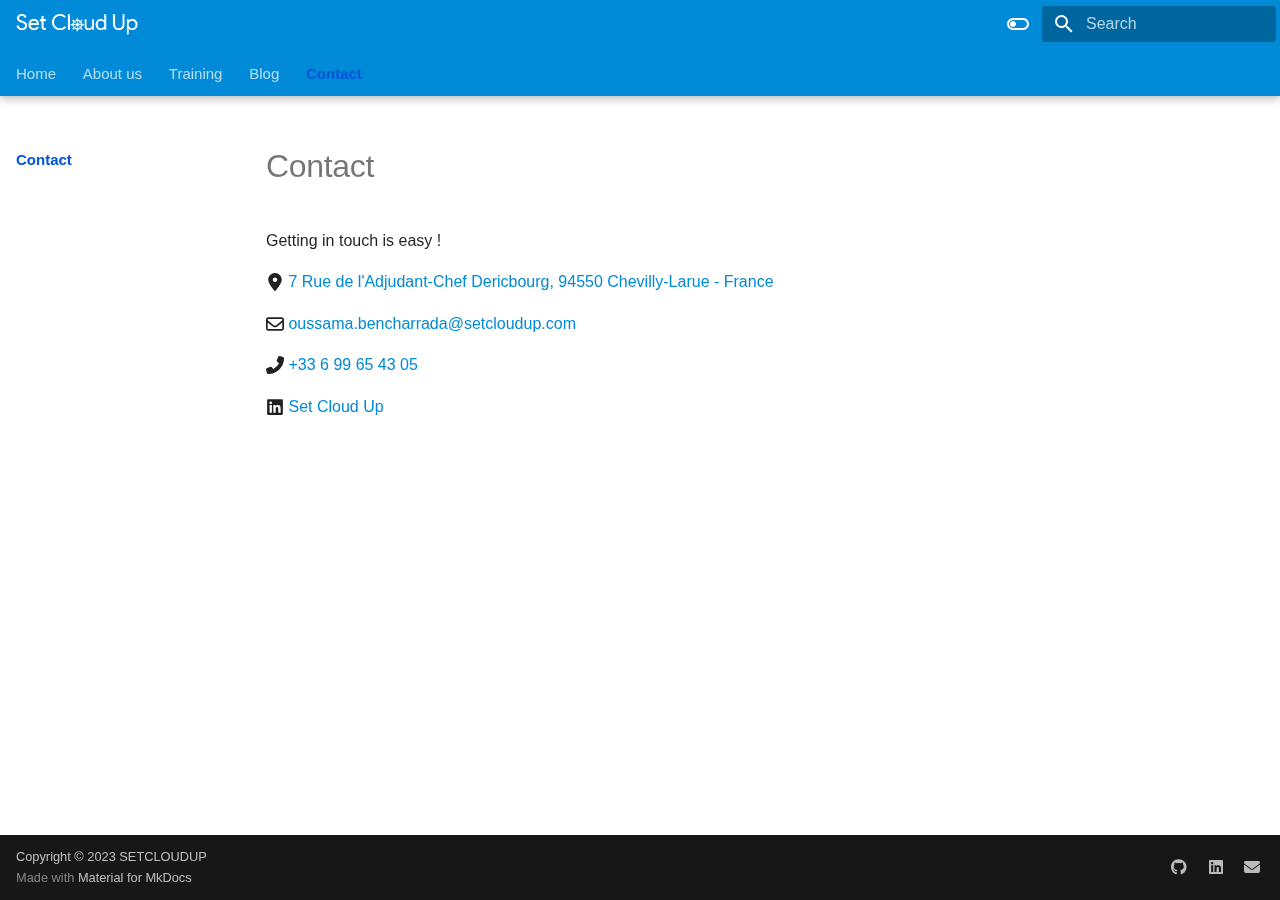
<file: contact/index.html>
<!doctype html>
<html lang="en" class="no-js">
  <head>
    
      <meta charset="utf-8">
      <meta name="viewport" content="width=device-width,initial-scale=1">
      
        <meta name="description" content="Set Cloud Up website.">
      
      
      
      
        <link rel="prev" href="../blog/rest-api/swagger/">
      
      
      <link rel="icon" href="../assets/favicon.png">
      <meta name="generator" content="mkdocs-1.4.2, mkdocs-material-9.0.4">
    
    
      
        <title>Contact - </title>
      
    
    
      <link rel="stylesheet" href="../assets/stylesheets/main.9c788c91.min.css">
      
        
        <link rel="stylesheet" href="../assets/stylesheets/palette.2505c338.min.css">
      
      

    
    
    
      
        
        
        <link rel="preconnect" href="https://fonts.gstatic.com" crossorigin>
        <link rel="stylesheet" href="https://fonts.googleapis.com/css?family=Product+Sans:300,300i,400,400i,700,700i%7CRoboto+Mono:400,400i,700,700i&display=fallback">
        <style>:root{--md-text-font:"Product Sans";--md-code-font:"Roboto Mono"}</style>
      
    
    
      <link rel="stylesheet" href="../stylesheets/extra.css">
    
    <script>__md_scope=new URL("..",location),__md_hash=e=>[...e].reduce((e,_)=>(e<<5)-e+_.charCodeAt(0),0),__md_get=(e,_=localStorage,t=__md_scope)=>JSON.parse(_.getItem(t.pathname+"."+e)),__md_set=(e,_,t=localStorage,a=__md_scope)=>{try{t.setItem(a.pathname+"."+e,JSON.stringify(_))}catch(e){}}</script>
    
      

    
    
    
  </head>
  
  
    
    
      
    
    
    
    
    <body dir="ltr" data-md-color-scheme="default" data-md-color-primary="" data-md-color-accent="">
  
    
    
      <script>var palette=__md_get("__palette");if(palette&&"object"==typeof palette.color)for(var key of Object.keys(palette.color))document.body.setAttribute("data-md-color-"+key,palette.color[key])</script>
    
    <input class="md-toggle" data-md-toggle="drawer" type="checkbox" id="__drawer" autocomplete="off">
    <input class="md-toggle" data-md-toggle="search" type="checkbox" id="__search" autocomplete="off">
    <label class="md-overlay" for="__drawer"></label>
    <div data-md-component="skip">
      
        
        <a href="#contact" class="md-skip">
          Skip to content
        </a>
      
    </div>
    <div data-md-component="announce">
      
    </div>
    
    
      

  

<header class="md-header md-header--lifted" data-md-component="header">
  <nav class="md-header__inner md-grid" aria-label="Header">
    <a href=".." title="" class="md-header__button md-logo" aria-label="" data-md-component="logo">
      
  <img src="../assets/white-logo.png" alt="logo">

    </a>
    <label class="md-header__button md-icon" for="__drawer">
      <svg xmlns="http://www.w3.org/2000/svg" viewBox="0 0 24 24"><path d="M3 6h18v2H3V6m0 5h18v2H3v-2m0 5h18v2H3v-2Z"/></svg>
    </label>
    <div class="md-header__title" data-md-component="header-title">
      <div class="md-header__ellipsis">
        <div class="md-header__topic">
          <span class="md-ellipsis">
            
          </span>
        </div>
        <div class="md-header__topic" data-md-component="header-topic">
          <span class="md-ellipsis">
            
              Contact
            
          </span>
        </div>
      </div>
    </div>
    
      <form class="md-header__option" data-md-component="palette">
        
          
          <input class="md-option" data-md-color-media="(prefers-color-scheme: light)" data-md-color-scheme="default" data-md-color-primary="" data-md-color-accent=""  aria-label="Switch to dark mode"  type="radio" name="__palette" id="__palette_1">
          
            <label class="md-header__button md-icon" title="Switch to dark mode" for="__palette_2" hidden>
              <svg xmlns="http://www.w3.org/2000/svg" viewBox="0 0 24 24"><path d="M17 6H7c-3.31 0-6 2.69-6 6s2.69 6 6 6h10c3.31 0 6-2.69 6-6s-2.69-6-6-6zm0 10H7c-2.21 0-4-1.79-4-4s1.79-4 4-4h10c2.21 0 4 1.79 4 4s-1.79 4-4 4zM7 9c-1.66 0-3 1.34-3 3s1.34 3 3 3 3-1.34 3-3-1.34-3-3-3z"/></svg>
            </label>
          
        
          
          <input class="md-option" data-md-color-media="(prefers-color-scheme: dark)" data-md-color-scheme="slate" data-md-color-primary="" data-md-color-accent=""  aria-label="Switch to light mode"  type="radio" name="__palette" id="__palette_2">
          
            <label class="md-header__button md-icon" title="Switch to light mode" for="__palette_1" hidden>
              <svg xmlns="http://www.w3.org/2000/svg" viewBox="0 0 24 24"><path d="M17 7H7a5 5 0 0 0-5 5 5 5 0 0 0 5 5h10a5 5 0 0 0 5-5 5 5 0 0 0-5-5m0 8a3 3 0 0 1-3-3 3 3 0 0 1 3-3 3 3 0 0 1 3 3 3 3 0 0 1-3 3Z"/></svg>
            </label>
          
        
      </form>
    
    
    
      <label class="md-header__button md-icon" for="__search">
        <svg xmlns="http://www.w3.org/2000/svg" viewBox="0 0 24 24"><path d="M9.5 3A6.5 6.5 0 0 1 16 9.5c0 1.61-.59 3.09-1.56 4.23l.27.27h.79l5 5-1.5 1.5-5-5v-.79l-.27-.27A6.516 6.516 0 0 1 9.5 16 6.5 6.5 0 0 1 3 9.5 6.5 6.5 0 0 1 9.5 3m0 2C7 5 5 7 5 9.5S7 14 9.5 14 14 12 14 9.5 12 5 9.5 5Z"/></svg>
      </label>
      <div class="md-search" data-md-component="search" role="dialog">
  <label class="md-search__overlay" for="__search"></label>
  <div class="md-search__inner" role="search">
    <form class="md-search__form" name="search">
      <input type="text" class="md-search__input" name="query" aria-label="Search" placeholder="Search" autocapitalize="off" autocorrect="off" autocomplete="off" spellcheck="false" data-md-component="search-query" required>
      <label class="md-search__icon md-icon" for="__search">
        <svg xmlns="http://www.w3.org/2000/svg" viewBox="0 0 24 24"><path d="M9.5 3A6.5 6.5 0 0 1 16 9.5c0 1.61-.59 3.09-1.56 4.23l.27.27h.79l5 5-1.5 1.5-5-5v-.79l-.27-.27A6.516 6.516 0 0 1 9.5 16 6.5 6.5 0 0 1 3 9.5 6.5 6.5 0 0 1 9.5 3m0 2C7 5 5 7 5 9.5S7 14 9.5 14 14 12 14 9.5 12 5 9.5 5Z"/></svg>
        <svg xmlns="http://www.w3.org/2000/svg" viewBox="0 0 24 24"><path d="M20 11v2H8l5.5 5.5-1.42 1.42L4.16 12l7.92-7.92L13.5 5.5 8 11h12Z"/></svg>
      </label>
      <nav class="md-search__options" aria-label="Search">
        
          <a href="javascript:void(0)" class="md-search__icon md-icon" title="Share" aria-label="Share" data-clipboard data-clipboard-text="" data-md-component="search-share" tabindex="-1">
            <svg xmlns="http://www.w3.org/2000/svg" viewBox="0 0 24 24"><path d="M18 16.08c-.76 0-1.44.3-1.96.77L8.91 12.7c.05-.23.09-.46.09-.7 0-.24-.04-.47-.09-.7l7.05-4.11c.54.5 1.25.81 2.04.81a3 3 0 0 0 3-3 3 3 0 0 0-3-3 3 3 0 0 0-3 3c0 .24.04.47.09.7L8.04 9.81C7.5 9.31 6.79 9 6 9a3 3 0 0 0-3 3 3 3 0 0 0 3 3c.79 0 1.5-.31 2.04-.81l7.12 4.15c-.05.21-.08.43-.08.66 0 1.61 1.31 2.91 2.92 2.91 1.61 0 2.92-1.3 2.92-2.91A2.92 2.92 0 0 0 18 16.08Z"/></svg>
          </a>
        
        <button type="reset" class="md-search__icon md-icon" title="Clear" aria-label="Clear" tabindex="-1">
          <svg xmlns="http://www.w3.org/2000/svg" viewBox="0 0 24 24"><path d="M19 6.41 17.59 5 12 10.59 6.41 5 5 6.41 10.59 12 5 17.59 6.41 19 12 13.41 17.59 19 19 17.59 13.41 12 19 6.41Z"/></svg>
        </button>
      </nav>
      
        <div class="md-search__suggest" data-md-component="search-suggest"></div>
      
    </form>
    <div class="md-search__output">
      <div class="md-search__scrollwrap" data-md-scrollfix>
        <div class="md-search-result" data-md-component="search-result">
          <div class="md-search-result__meta">
            Initializing search
          </div>
          <ol class="md-search-result__list"></ol>
        </div>
      </div>
    </div>
  </div>
</div>
    
    
  </nav>
  
    
      
<nav class="md-tabs" aria-label="Tabs" data-md-component="tabs">
  <div class="md-tabs__inner md-grid">
    <ul class="md-tabs__list">
      
        
  
  


  <li class="md-tabs__item">
    <a href=".." class="md-tabs__link">
      Home
    </a>
  </li>

      
        
  
  


  <li class="md-tabs__item">
    <a href="../about-us/" class="md-tabs__link">
      About us
    </a>
  </li>

      
        
  
  


  
  
  
    <li class="md-tabs__item">
      <a href="../training/training-catalog/" class="md-tabs__link">
        Training
      </a>
    </li>
  

      
        
  
  


  
  
  
    <li class="md-tabs__item">
      <a href="../blog/microservice-etl/" class="md-tabs__link">
        Blog
      </a>
    </li>
  

      
        
  
  
    
  


  <li class="md-tabs__item">
    <a href="./" class="md-tabs__link md-tabs__link--active">
      Contact
    </a>
  </li>

      
    </ul>
  </div>
</nav>
    
  
</header>
    
    <div class="md-container" data-md-component="container">
      
      
        
      
      <main class="md-main" data-md-component="main">
        <div class="md-main__inner md-grid">
          
            
              
              <div class="md-sidebar md-sidebar--primary" data-md-component="sidebar" data-md-type="navigation" >
                <div class="md-sidebar__scrollwrap">
                  <div class="md-sidebar__inner">
                    

  


<nav class="md-nav md-nav--primary md-nav--lifted" aria-label="Navigation" data-md-level="0">
  <label class="md-nav__title" for="__drawer">
    <a href=".." title="" class="md-nav__button md-logo" aria-label="" data-md-component="logo">
      
  <img src="../assets/white-logo.png" alt="logo">

    </a>
    
  </label>
  
  <ul class="md-nav__list" data-md-scrollfix>
    
      
      
      

  
  
  
    <li class="md-nav__item">
      <a href=".." class="md-nav__link">
        Home
      </a>
    </li>
  

    
      
      
      

  
  
  
    <li class="md-nav__item">
      <a href="../about-us/" class="md-nav__link">
        About us
      </a>
    </li>
  

    
      
      
      

  
  
  
    
    <li class="md-nav__item md-nav__item--nested">
      
      
      
      
        
      
      <input class="md-nav__toggle md-toggle md-toggle--indeterminate" data-md-toggle="__nav_3" type="checkbox" id="__nav_3" >
      
      
        
          
        
          
        
      
      
        <label class="md-nav__link" for="__nav_3" tabindex="0" aria-expanded="false">
          Training
          <span class="md-nav__icon md-icon"></span>
        </label>
      
      <nav class="md-nav" aria-label="Training" data-md-level="1">
        <label class="md-nav__title" for="__nav_3">
          <span class="md-nav__icon md-icon"></span>
          Training
        </label>
        <ul class="md-nav__list" data-md-scrollfix>
          
            
              
  
  
  
    <li class="md-nav__item">
      <a href="../training/training-catalog/" class="md-nav__link">
        Training catalog
      </a>
    </li>
  

            
          
            
              
  
  
  
    
      
    
    <li class="md-nav__item md-nav__item--section md-nav__item--nested">
      
      
      
      
        
      
      <input class="md-nav__toggle md-toggle md-toggle--indeterminate" data-md-toggle="__nav_3_2" type="checkbox" id="__nav_3_2" >
      
      
        
          
        
          
        
      
      
        <label class="md-nav__link" for="__nav_3_2" tabindex="0" aria-expanded="false">
          Kubernetes
          <span class="md-nav__icon md-icon"></span>
        </label>
      
      <nav class="md-nav" aria-label="Kubernetes" data-md-level="2">
        <label class="md-nav__title" for="__nav_3_2">
          <span class="md-nav__icon md-icon"></span>
          Kubernetes
        </label>
        <ul class="md-nav__list" data-md-scrollfix>
          
            
              
  
  
  
    <li class="md-nav__item">
      <a href="../training/kubernetes/k8s-getting-started/" class="md-nav__link">
        Kubernetes getting started
      </a>
    </li>
  

            
          
            
              
  
  
  
    <li class="md-nav__item">
      <a href="../training/kubernetes/k8s-advanced/" class="md-nav__link">
        Kubernetes advanced
      </a>
    </li>
  

            
          
        </ul>
      </nav>
    </li>
  

            
          
        </ul>
      </nav>
    </li>
  

    
      
      
      

  
  
  
    
    <li class="md-nav__item md-nav__item--nested">
      
      
      
      
        
      
      <input class="md-nav__toggle md-toggle md-toggle--indeterminate" data-md-toggle="__nav_4" type="checkbox" id="__nav_4" >
      
      
        
          
        
          
        
      
      
        <label class="md-nav__link" for="__nav_4" tabindex="0" aria-expanded="false">
          Blog
          <span class="md-nav__icon md-icon"></span>
        </label>
      
      <nav class="md-nav" aria-label="Blog" data-md-level="1">
        <label class="md-nav__title" for="__nav_4">
          <span class="md-nav__icon md-icon"></span>
          Blog
        </label>
        <ul class="md-nav__list" data-md-scrollfix>
          
            
              
  
  
  
    <li class="md-nav__item">
      <a href="../blog/microservice-etl/" class="md-nav__link">
        Microservice oriented data pipeline
      </a>
    </li>
  

            
          
            
              
  
  
  
    
      
    
    <li class="md-nav__item md-nav__item--section md-nav__item--nested">
      
      
      
      
        
      
      <input class="md-nav__toggle md-toggle md-toggle--indeterminate" data-md-toggle="__nav_4_2" type="checkbox" id="__nav_4_2" >
      
      
        
          
            
          
        
          
        
          
        
          
        
      
      
        
        
        <div class="md-nav__link md-nav__link--index ">
          <a href="../blog/rest-api/">Flask REST API</a>
          
            <label for="__nav_4_2">
              <span class="md-nav__icon md-icon"></span>
            </label>
          
        </div>
      
      <nav class="md-nav" aria-label="Flask REST API" data-md-level="2">
        <label class="md-nav__title" for="__nav_4_2">
          <span class="md-nav__icon md-icon"></span>
          Flask REST API
        </label>
        <ul class="md-nav__list" data-md-scrollfix>
          
            
          
            
              
  
  
  
    <li class="md-nav__item">
      <a href="../blog/rest-api/app/" class="md-nav__link">
        Application
      </a>
    </li>
  

            
          
            
              
  
  
  
    <li class="md-nav__item">
      <a href="../blog/rest-api/terraform/" class="md-nav__link">
        Terraform
      </a>
    </li>
  

            
          
            
              
  
  
  
    <li class="md-nav__item">
      <a href="../blog/rest-api/swagger/" class="md-nav__link">
        Swagger
      </a>
    </li>
  

            
          
        </ul>
      </nav>
    </li>
  

            
          
        </ul>
      </nav>
    </li>
  

    
      
      
      

  
  
    
  
  
    <li class="md-nav__item md-nav__item--active">
      
      <input class="md-nav__toggle md-toggle" data-md-toggle="toc" type="checkbox" id="__toc">
      
      
        
      
      
      <a href="./" class="md-nav__link md-nav__link--active">
        Contact
      </a>
      
    </li>
  

    
  </ul>
</nav>
                  </div>
                </div>
              </div>
            
            
              
              <div class="md-sidebar md-sidebar--secondary" data-md-component="sidebar" data-md-type="toc" >
                <div class="md-sidebar__scrollwrap">
                  <div class="md-sidebar__inner">
                    

<nav class="md-nav md-nav--secondary" aria-label="Table of contents">
  
  
  
    
  
  
</nav>
                  </div>
                </div>
              </div>
            
          
          
            <div class="md-content" data-md-component="content">
              <article class="md-content__inner md-typeset">
                
                  



<h1 id="contact">Contact<a class="headerlink" href="#contact" title="Permanent link">&para;</a></h1>
<p>Getting in touch is easy !</p>
<p><span class="twemoji"><svg xmlns="http://www.w3.org/2000/svg" viewBox="0 0 384 512"><!--! Font Awesome Free 6.2.1 by @fontawesome - https://fontawesome.com License - https://fontawesome.com/license/free (Icons: CC BY 4.0, Fonts: SIL OFL 1.1, Code: MIT License) Copyright 2022 Fonticons, Inc.--><path d="M215.7 499.2C267 435 384 279.4 384 192 384 86 298 0 192 0S0 86 0 192c0 87.4 117 243 168.3 307.2 12.3 15.3 35.1 15.3 47.4 0zM192 256c-35.3 0-64-28.7-64-64s28.7-64 64-64 64 28.7 64 64-28.7 64-64 64z"/></svg></span> <a href="https://goo.gl/maps/tphAVakWLybVcdBPA">7 Rue de l'Adjudant-Chef Dericbourg, 94550 Chevilly-Larue - France</a></p>
<p><span class="twemoji"><svg xmlns="http://www.w3.org/2000/svg" viewBox="0 0 512 512"><!--! Font Awesome Free 6.2.1 by @fontawesome - https://fontawesome.com License - https://fontawesome.com/license/free (Icons: CC BY 4.0, Fonts: SIL OFL 1.1, Code: MIT License) Copyright 2022 Fonticons, Inc.--><path d="M64 112c-8.8 0-16 7.2-16 16v22.1l172.5 141.6c20.7 17 50.4 17 71.1 0L464 150.1V128c0-8.8-7.2-16-16-16H64zM48 212.2V384c0 8.8 7.2 16 16 16h384c8.8 0 16-7.2 16-16V212.2L322 328.8c-38.4 31.5-93.7 31.5-132 0L48 212.2zM0 128c0-35.3 28.7-64 64-64h384c35.3 0 64 28.7 64 64v256c0 35.3-28.7 64-64 64H64c-35.3 0-64-28.7-64-64V128z"/></svg></span> <a> <a href="&#109;&#97;&#105;&#108;&#116;&#111;&#58;&#111;&#117;&#115;&#115;&#97;&#109;&#97;&#46;&#98;&#101;&#110;&#99;&#104;&#97;&#114;&#114;&#97;&#100;&#97;&#64;&#115;&#101;&#116;&#99;&#108;&#111;&#117;&#100;&#117;&#112;&#46;&#99;&#111;&#109;">&#111;&#117;&#115;&#115;&#97;&#109;&#97;&#46;&#98;&#101;&#110;&#99;&#104;&#97;&#114;&#114;&#97;&#100;&#97;&#64;&#115;&#101;&#116;&#99;&#108;&#111;&#117;&#100;&#117;&#112;&#46;&#99;&#111;&#109;</a> </a></p>
<p><span class="twemoji"><svg xmlns="http://www.w3.org/2000/svg" viewBox="0 0 512 512"><!--! Font Awesome Free 6.2.1 by @fontawesome - https://fontawesome.com License - https://fontawesome.com/license/free (Icons: CC BY 4.0, Fonts: SIL OFL 1.1, Code: MIT License) Copyright 2022 Fonticons, Inc.--><path d="M347.1 24.6c7.7-18.6 28-28.5 47.4-23.2l88 24C499.9 30.2 512 46 512 64c0 247.4-200.6 448-448 448-18 0-33.8-12.1-38.6-29.5l-24-88c-5.3-19.4 4.6-39.7 23.2-47.4l96-40c16.3-6.8 35.2-2.1 46.3 11.6l40.4 49.3c70.4-33.3 127.4-90.3 160.7-160.7L318.7 167c-13.7-11.2-18.4-30-11.6-46.3l40-96z"/></svg></span> <a> +33 6 99 65 43 05 </a></p>
<p><span class="twemoji"><svg xmlns="http://www.w3.org/2000/svg" viewBox="0 0 448 512"><!--! Font Awesome Free 6.2.1 by @fontawesome - https://fontawesome.com License - https://fontawesome.com/license/free (Icons: CC BY 4.0, Fonts: SIL OFL 1.1, Code: MIT License) Copyright 2022 Fonticons, Inc.--><path d="M416 32H31.9C14.3 32 0 46.5 0 64.3v383.4C0 465.5 14.3 480 31.9 480H416c17.6 0 32-14.5 32-32.3V64.3c0-17.8-14.4-32.3-32-32.3zM135.4 416H69V202.2h66.5V416zm-33.2-243c-21.3 0-38.5-17.3-38.5-38.5S80.9 96 102.2 96c21.2 0 38.5 17.3 38.5 38.5 0 21.3-17.2 38.5-38.5 38.5zm282.1 243h-66.4V312c0-24.8-.5-56.7-34.5-56.7-34.6 0-39.9 27-39.9 54.9V416h-66.4V202.2h63.7v29.2h.9c8.9-16.8 30.6-34.5 62.9-34.5 67.2 0 79.7 44.3 79.7 101.9V416z"/></svg></span> <a href="https://www.linkedin.com/company/set-cloud-up">Set Cloud Up</a></p>





                
              </article>
            </div>
          
          
        </div>
        
          <a href="#" class="md-top md-icon" data-md-component="top" hidden>
            <svg xmlns="http://www.w3.org/2000/svg" viewBox="0 0 24 24"><path d="M13 20h-2V8l-5.5 5.5-1.42-1.42L12 4.16l7.92 7.92-1.42 1.42L13 8v12Z"/></svg>
            Back to top
          </a>
        
      </main>
      
        <footer class="md-footer">
  
  <div class="md-footer-meta md-typeset">
    <div class="md-footer-meta__inner md-grid">
      <div class="md-copyright">
  
    <div class="md-copyright__highlight">
      Copyright &copy; 2023 SETCLOUDUP
    </div>
  
  
    Made with
    <a href="https://squidfunk.github.io/mkdocs-material/" target="_blank" rel="noopener">
      Material for MkDocs
    </a>
  
</div>
      
        <div class="md-social">
  
    
    
      
      
    
    <a href="https://github.com/setcloudup" target="_blank" rel="noopener" title="github.com" class="md-social__link">
      <svg xmlns="http://www.w3.org/2000/svg" viewBox="0 0 496 512"><!--! Font Awesome Free 6.2.1 by @fontawesome - https://fontawesome.com License - https://fontawesome.com/license/free (Icons: CC BY 4.0, Fonts: SIL OFL 1.1, Code: MIT License) Copyright 2022 Fonticons, Inc.--><path d="M165.9 397.4c0 2-2.3 3.6-5.2 3.6-3.3.3-5.6-1.3-5.6-3.6 0-2 2.3-3.6 5.2-3.6 3-.3 5.6 1.3 5.6 3.6zm-31.1-4.5c-.7 2 1.3 4.3 4.3 4.9 2.6 1 5.6 0 6.2-2s-1.3-4.3-4.3-5.2c-2.6-.7-5.5.3-6.2 2.3zm44.2-1.7c-2.9.7-4.9 2.6-4.6 4.9.3 2 2.9 3.3 5.9 2.6 2.9-.7 4.9-2.6 4.6-4.6-.3-1.9-3-3.2-5.9-2.9zM244.8 8C106.1 8 0 113.3 0 252c0 110.9 69.8 205.8 169.5 239.2 12.8 2.3 17.3-5.6 17.3-12.1 0-6.2-.3-40.4-.3-61.4 0 0-70 15-84.7-29.8 0 0-11.4-29.1-27.8-36.6 0 0-22.9-15.7 1.6-15.4 0 0 24.9 2 38.6 25.8 21.9 38.6 58.6 27.5 72.9 20.9 2.3-16 8.8-27.1 16-33.7-55.9-6.2-112.3-14.3-112.3-110.5 0-27.5 7.6-41.3 23.6-58.9-2.6-6.5-11.1-33.3 2.6-67.9 20.9-6.5 69 27 69 27 20-5.6 41.5-8.5 62.8-8.5s42.8 2.9 62.8 8.5c0 0 48.1-33.6 69-27 13.7 34.7 5.2 61.4 2.6 67.9 16 17.7 25.8 31.5 25.8 58.9 0 96.5-58.9 104.2-114.8 110.5 9.2 7.9 17 22.9 17 46.4 0 33.7-.3 75.4-.3 83.6 0 6.5 4.6 14.4 17.3 12.1C428.2 457.8 496 362.9 496 252 496 113.3 383.5 8 244.8 8zM97.2 352.9c-1.3 1-1 3.3.7 5.2 1.6 1.6 3.9 2.3 5.2 1 1.3-1 1-3.3-.7-5.2-1.6-1.6-3.9-2.3-5.2-1zm-10.8-8.1c-.7 1.3.3 2.9 2.3 3.9 1.6 1 3.6.7 4.3-.7.7-1.3-.3-2.9-2.3-3.9-2-.6-3.6-.3-4.3.7zm32.4 35.6c-1.6 1.3-1 4.3 1.3 6.2 2.3 2.3 5.2 2.6 6.5 1 1.3-1.3.7-4.3-1.3-6.2-2.2-2.3-5.2-2.6-6.5-1zm-11.4-14.7c-1.6 1-1.6 3.6 0 5.9 1.6 2.3 4.3 3.3 5.6 2.3 1.6-1.3 1.6-3.9 0-6.2-1.4-2.3-4-3.3-5.6-2z"/></svg>
    </a>
  
    
    
      
      
    
    <a href="https://www.linkedin.com/company/set-cloud-up" target="_blank" rel="noopener" title="www.linkedin.com" class="md-social__link">
      <svg xmlns="http://www.w3.org/2000/svg" viewBox="0 0 448 512"><!--! Font Awesome Free 6.2.1 by @fontawesome - https://fontawesome.com License - https://fontawesome.com/license/free (Icons: CC BY 4.0, Fonts: SIL OFL 1.1, Code: MIT License) Copyright 2022 Fonticons, Inc.--><path d="M416 32H31.9C14.3 32 0 46.5 0 64.3v383.4C0 465.5 14.3 480 31.9 480H416c17.6 0 32-14.5 32-32.3V64.3c0-17.8-14.4-32.3-32-32.3zM135.4 416H69V202.2h66.5V416zm-33.2-243c-21.3 0-38.5-17.3-38.5-38.5S80.9 96 102.2 96c21.2 0 38.5 17.3 38.5 38.5 0 21.3-17.2 38.5-38.5 38.5zm282.1 243h-66.4V312c0-24.8-.5-56.7-34.5-56.7-34.6 0-39.9 27-39.9 54.9V416h-66.4V202.2h63.7v29.2h.9c8.9-16.8 30.6-34.5 62.9-34.5 67.2 0 79.7 44.3 79.7 101.9V416z"/></svg>
    </a>
  
    
    
    <a href="mailto:oussama.bencharrada@setcloudup.com" target="_blank" rel="noopener" title="" class="md-social__link">
      <svg xmlns="http://www.w3.org/2000/svg" viewBox="0 0 512 512"><!--! Font Awesome Free 6.2.1 by @fontawesome - https://fontawesome.com License - https://fontawesome.com/license/free (Icons: CC BY 4.0, Fonts: SIL OFL 1.1, Code: MIT License) Copyright 2022 Fonticons, Inc.--><path d="M48 64C21.5 64 0 85.5 0 112c0 15.1 7.1 29.3 19.2 38.4l217.6 163.2c11.4 8.5 27 8.5 38.4 0l217.6-163.2c12.1-9.1 19.2-23.3 19.2-38.4 0-26.5-21.5-48-48-48H48zM0 176v208c0 35.3 28.7 64 64 64h384c35.3 0 64-28.7 64-64V176L294.4 339.2a63.9 63.9 0 0 1-76.8 0L0 176z"/></svg>
    </a>
  
</div>
      
    </div>
  </div>
</footer>
      
    </div>
    <div class="md-dialog" data-md-component="dialog">
      <div class="md-dialog__inner md-typeset"></div>
    </div>
    
    <script id="__config" type="application/json">{"base": "..", "features": ["content.code.annotate", "content.tooltips", "navigation.indexes", "navigation.sections", "navigation.tabs", "navigation.tabs.sticky", "navigation.top", "navigation.tracking", "navigation.expand", "search.highlight", "search.share", "search.suggest", "toc.follow"], "search": "../assets/javascripts/workers/search.e5c33ebb.min.js", "translations": {"clipboard.copied": "Copied to clipboard", "clipboard.copy": "Copy to clipboard", "search.result.more.one": "1 more on this page", "search.result.more.other": "# more on this page", "search.result.none": "No matching documents", "search.result.one": "1 matching document", "search.result.other": "# matching documents", "search.result.placeholder": "Type to start searching", "search.result.term.missing": "Missing", "select.version": "Select version"}}</script>
    
    
      <script src="../assets/javascripts/bundle.ba449ae6.min.js"></script>
      
    
  </body>
</html>
</file>
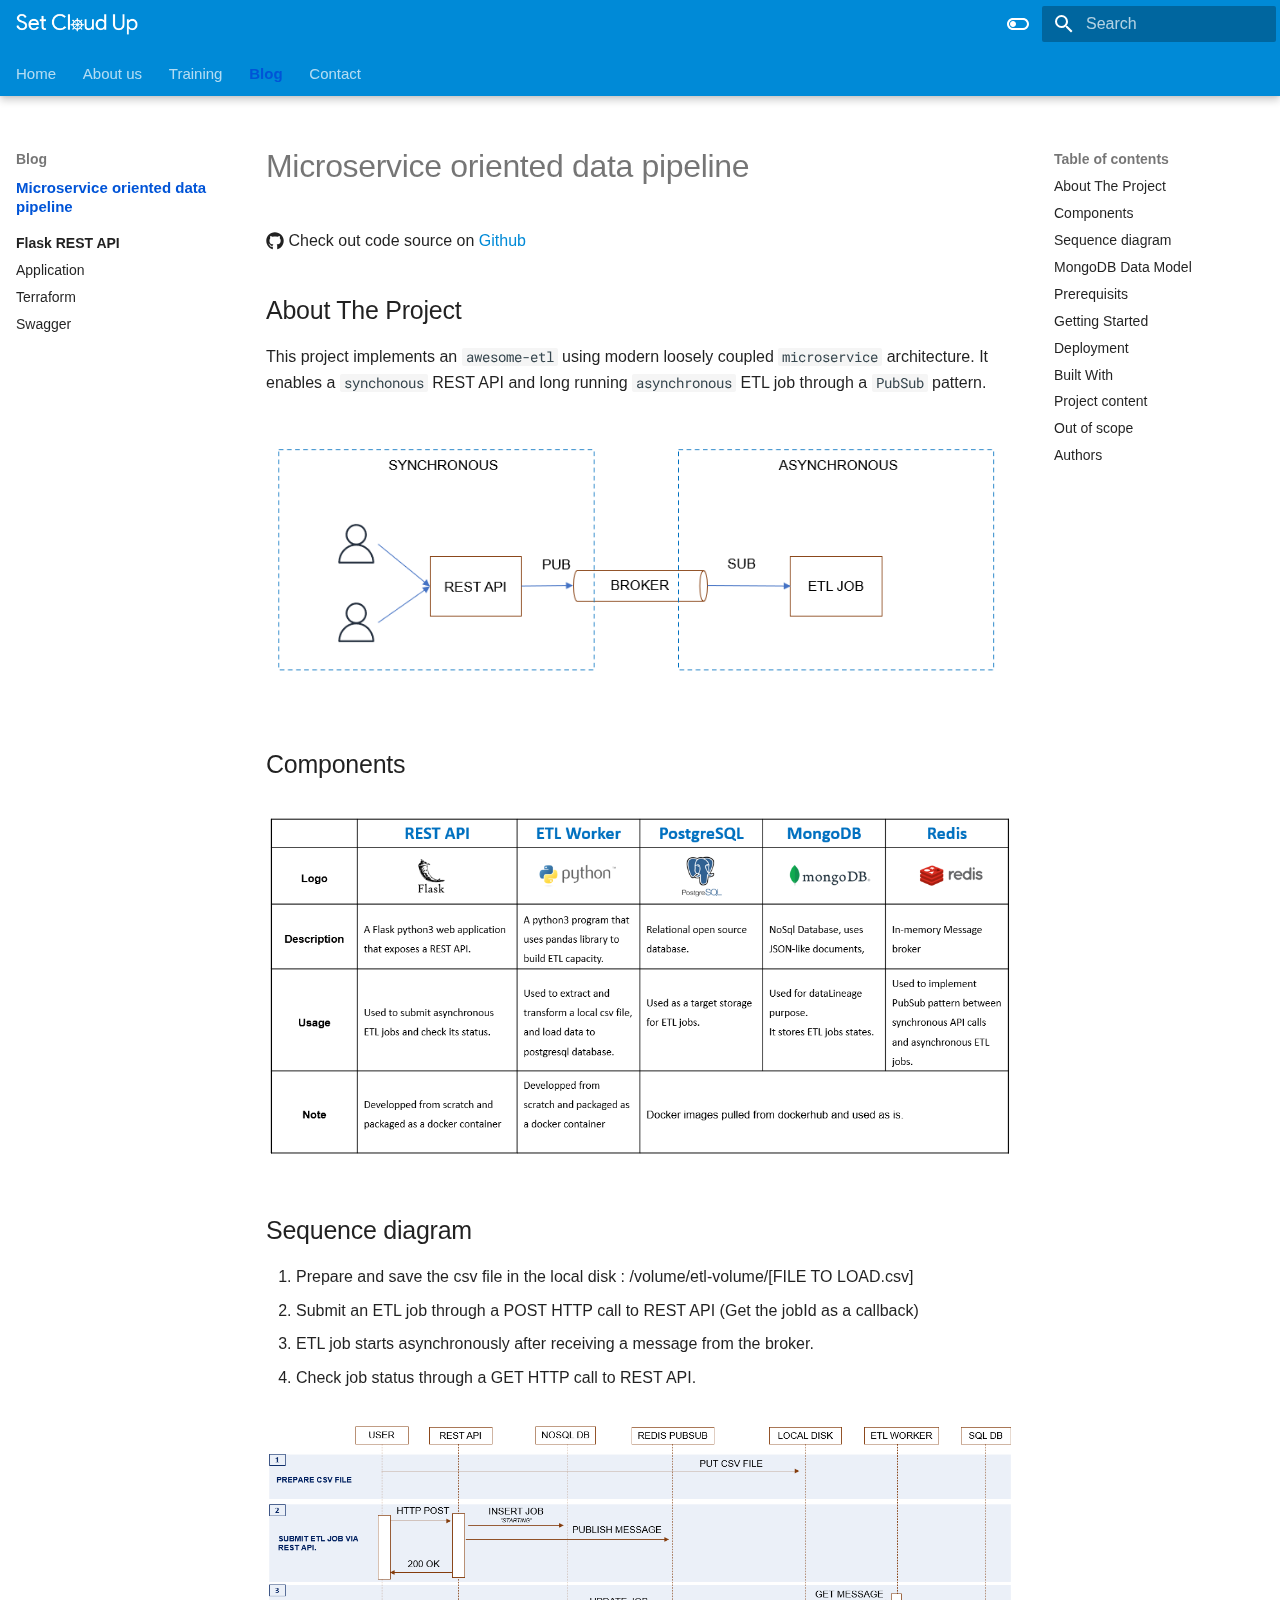
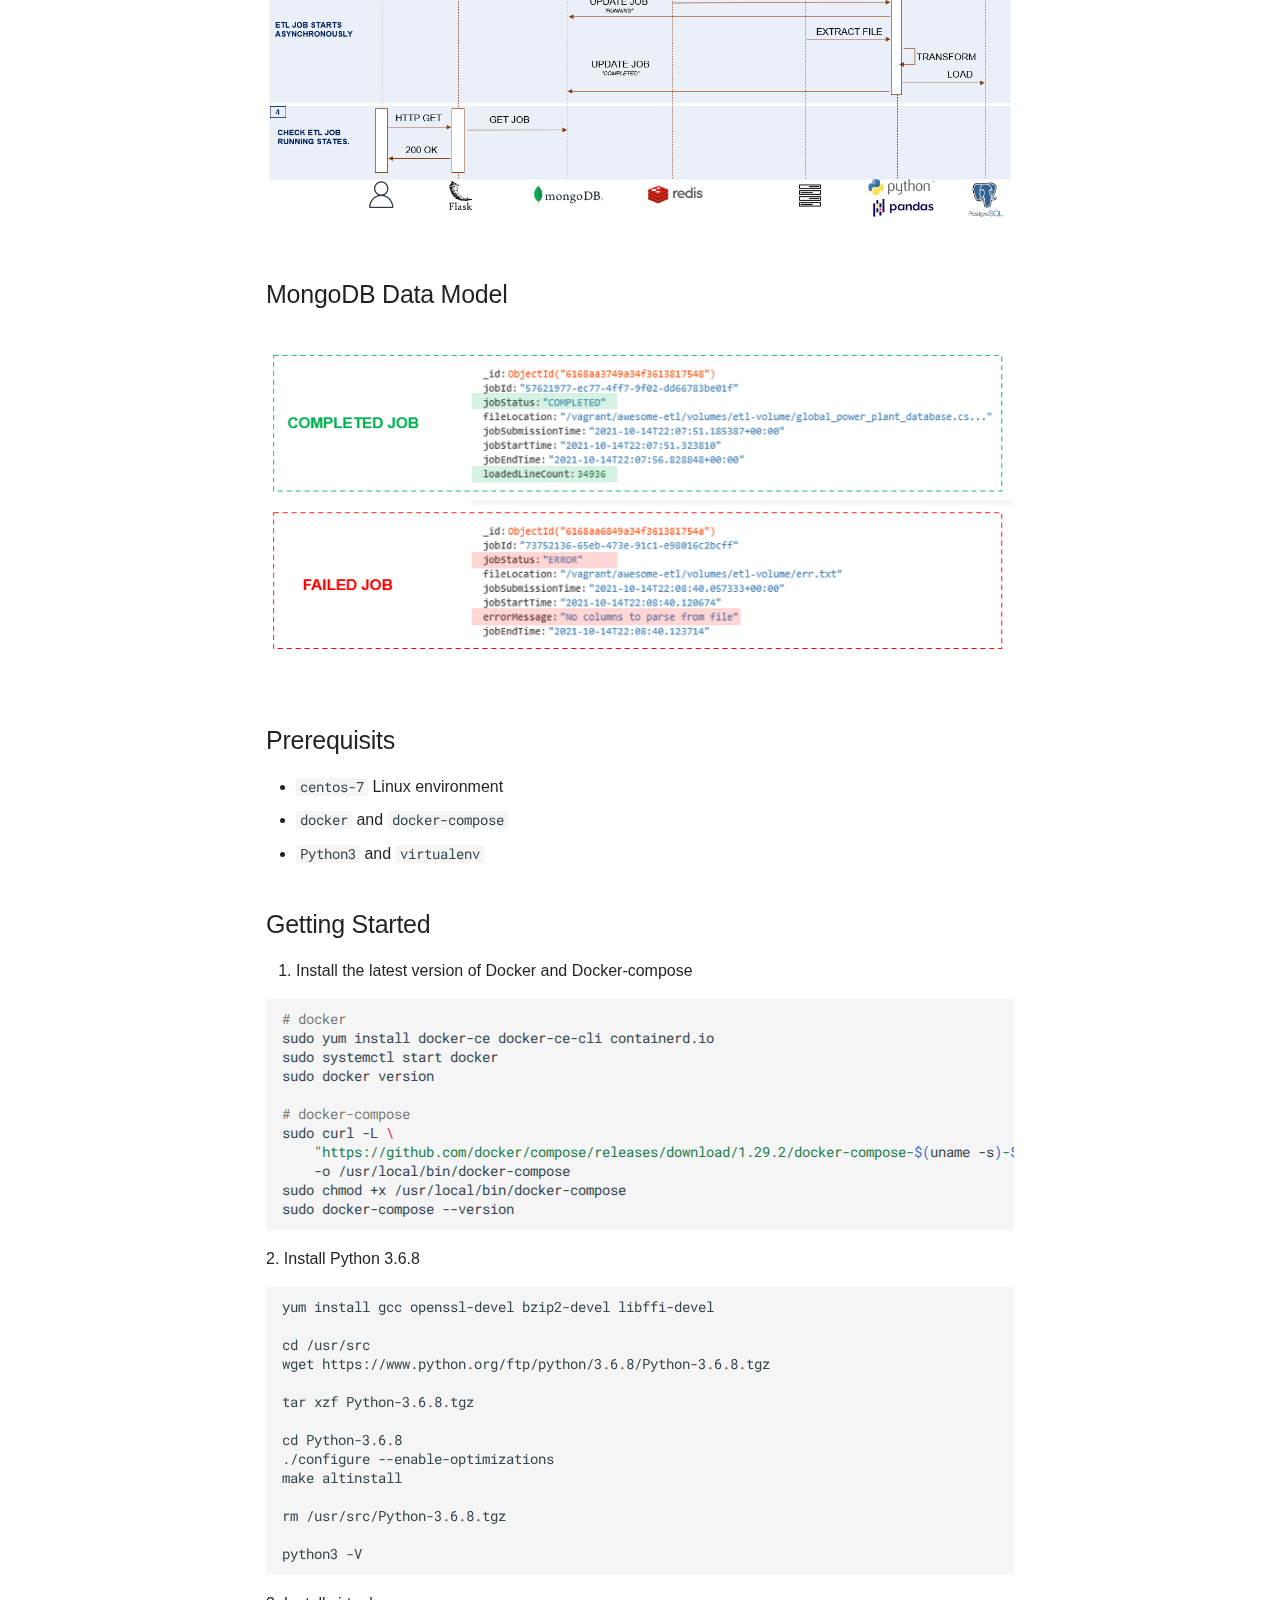
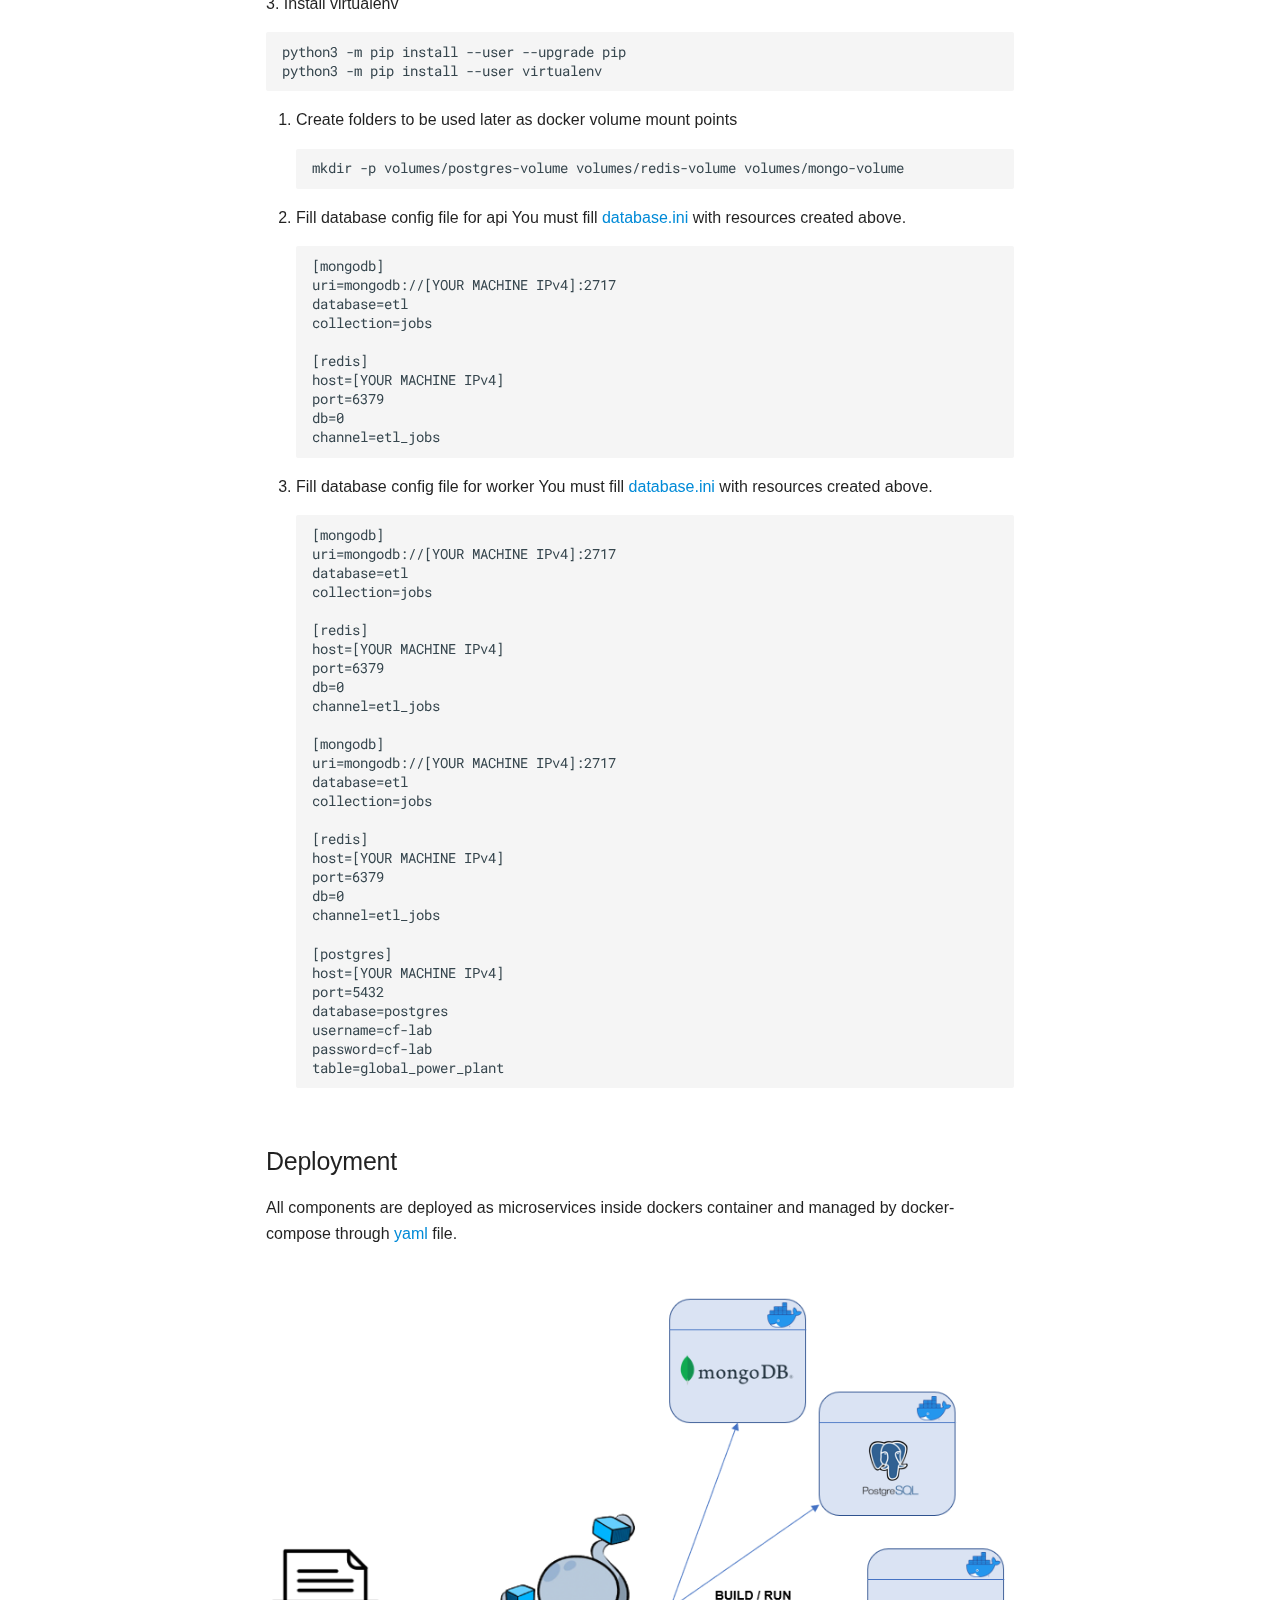
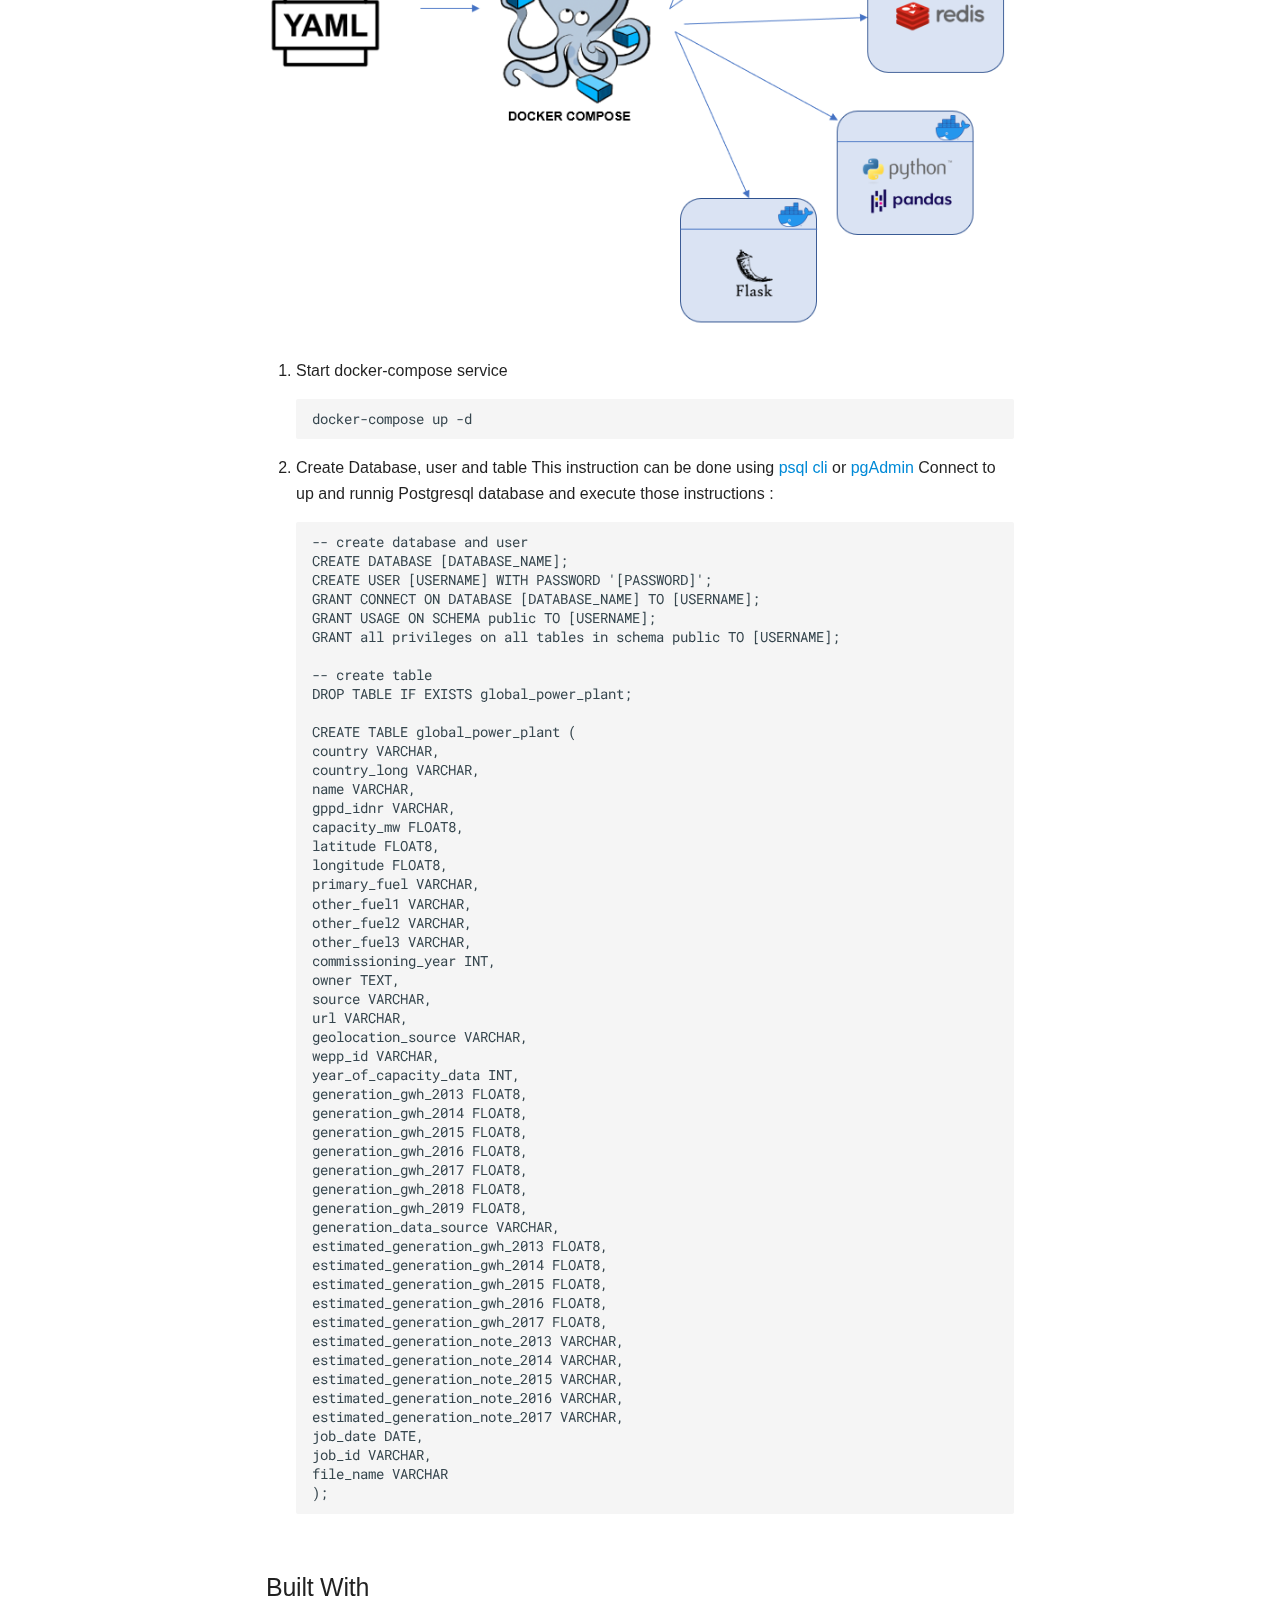
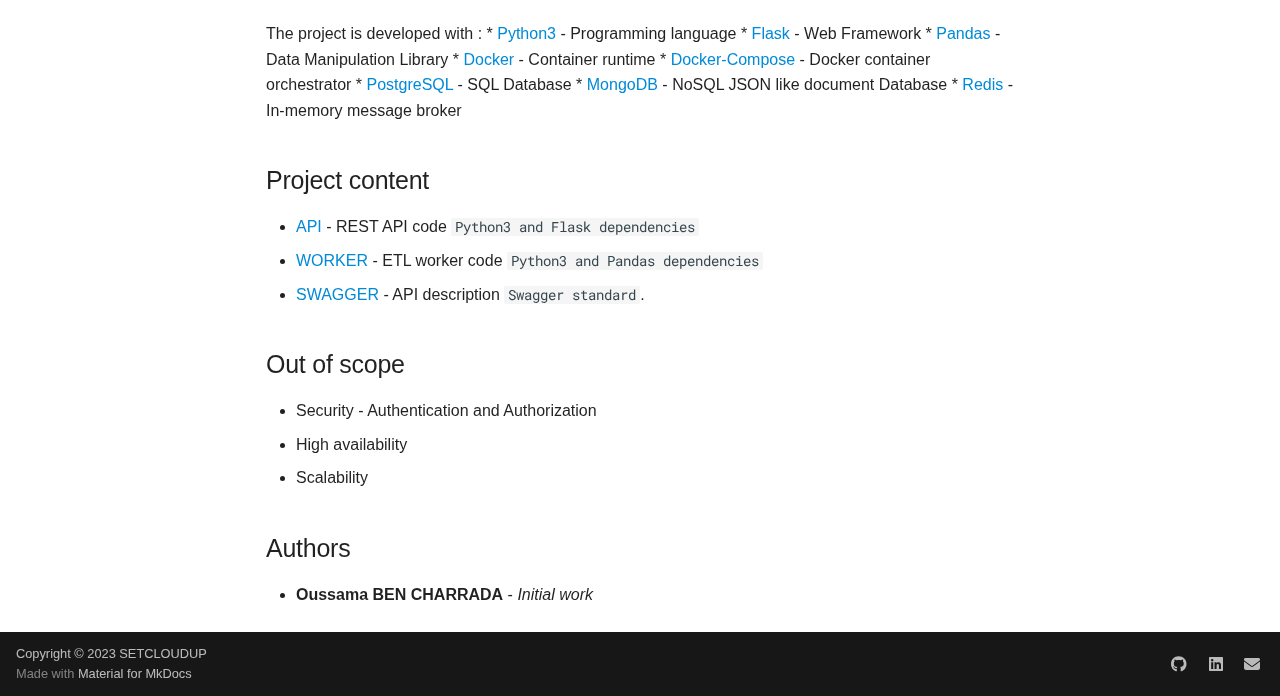
<file: blog/microservice-etl/index.html>
<!doctype html>
<html lang="en" class="no-js">
  <head>
    
      <meta charset="utf-8">
      <meta name="viewport" content="width=device-width,initial-scale=1">
      
        <meta name="description" content="Set Cloud Up website.">
      
      
      
      
        <link rel="prev" href="../../training/kubernetes/k8s-advanced/">
      
      
        <link rel="next" href="../rest-api/">
      
      <link rel="icon" href="../../assets/favicon.png">
      <meta name="generator" content="mkdocs-1.4.2, mkdocs-material-9.0.4">
    
    
      
        <title>Microservice oriented data pipeline - </title>
      
    
    
      <link rel="stylesheet" href="../../assets/stylesheets/main.9c788c91.min.css">
      
        
        <link rel="stylesheet" href="../../assets/stylesheets/palette.2505c338.min.css">
      
      

    
    
    
      
        
        
        <link rel="preconnect" href="https://fonts.gstatic.com" crossorigin>
        <link rel="stylesheet" href="https://fonts.googleapis.com/css?family=Product+Sans:300,300i,400,400i,700,700i%7CRoboto+Mono:400,400i,700,700i&display=fallback">
        <style>:root{--md-text-font:"Product Sans";--md-code-font:"Roboto Mono"}</style>
      
    
    
      <link rel="stylesheet" href="../../stylesheets/extra.css">
    
    <script>__md_scope=new URL("../..",location),__md_hash=e=>[...e].reduce((e,_)=>(e<<5)-e+_.charCodeAt(0),0),__md_get=(e,_=localStorage,t=__md_scope)=>JSON.parse(_.getItem(t.pathname+"."+e)),__md_set=(e,_,t=localStorage,a=__md_scope)=>{try{t.setItem(a.pathname+"."+e,JSON.stringify(_))}catch(e){}}</script>
    
      

    
    
    
  </head>
  
  
    
    
      
    
    
    
    
    <body dir="ltr" data-md-color-scheme="default" data-md-color-primary="" data-md-color-accent="">
  
    
    
      <script>var palette=__md_get("__palette");if(palette&&"object"==typeof palette.color)for(var key of Object.keys(palette.color))document.body.setAttribute("data-md-color-"+key,palette.color[key])</script>
    
    <input class="md-toggle" data-md-toggle="drawer" type="checkbox" id="__drawer" autocomplete="off">
    <input class="md-toggle" data-md-toggle="search" type="checkbox" id="__search" autocomplete="off">
    <label class="md-overlay" for="__drawer"></label>
    <div data-md-component="skip">
      
        
        <a href="#about-the-project" class="md-skip">
          Skip to content
        </a>
      
    </div>
    <div data-md-component="announce">
      
    </div>
    
    
      

  

<header class="md-header md-header--lifted" data-md-component="header">
  <nav class="md-header__inner md-grid" aria-label="Header">
    <a href="../.." title="" class="md-header__button md-logo" aria-label="" data-md-component="logo">
      
  <img src="../../assets/white-logo.png" alt="logo">

    </a>
    <label class="md-header__button md-icon" for="__drawer">
      <svg xmlns="http://www.w3.org/2000/svg" viewBox="0 0 24 24"><path d="M3 6h18v2H3V6m0 5h18v2H3v-2m0 5h18v2H3v-2Z"/></svg>
    </label>
    <div class="md-header__title" data-md-component="header-title">
      <div class="md-header__ellipsis">
        <div class="md-header__topic">
          <span class="md-ellipsis">
            
          </span>
        </div>
        <div class="md-header__topic" data-md-component="header-topic">
          <span class="md-ellipsis">
            
              Microservice oriented data pipeline
            
          </span>
        </div>
      </div>
    </div>
    
      <form class="md-header__option" data-md-component="palette">
        
          
          <input class="md-option" data-md-color-media="(prefers-color-scheme: light)" data-md-color-scheme="default" data-md-color-primary="" data-md-color-accent=""  aria-label="Switch to dark mode"  type="radio" name="__palette" id="__palette_1">
          
            <label class="md-header__button md-icon" title="Switch to dark mode" for="__palette_2" hidden>
              <svg xmlns="http://www.w3.org/2000/svg" viewBox="0 0 24 24"><path d="M17 6H7c-3.31 0-6 2.69-6 6s2.69 6 6 6h10c3.31 0 6-2.69 6-6s-2.69-6-6-6zm0 10H7c-2.21 0-4-1.79-4-4s1.79-4 4-4h10c2.21 0 4 1.79 4 4s-1.79 4-4 4zM7 9c-1.66 0-3 1.34-3 3s1.34 3 3 3 3-1.34 3-3-1.34-3-3-3z"/></svg>
            </label>
          
        
          
          <input class="md-option" data-md-color-media="(prefers-color-scheme: dark)" data-md-color-scheme="slate" data-md-color-primary="" data-md-color-accent=""  aria-label="Switch to light mode"  type="radio" name="__palette" id="__palette_2">
          
            <label class="md-header__button md-icon" title="Switch to light mode" for="__palette_1" hidden>
              <svg xmlns="http://www.w3.org/2000/svg" viewBox="0 0 24 24"><path d="M17 7H7a5 5 0 0 0-5 5 5 5 0 0 0 5 5h10a5 5 0 0 0 5-5 5 5 0 0 0-5-5m0 8a3 3 0 0 1-3-3 3 3 0 0 1 3-3 3 3 0 0 1 3 3 3 3 0 0 1-3 3Z"/></svg>
            </label>
          
        
      </form>
    
    
    
      <label class="md-header__button md-icon" for="__search">
        <svg xmlns="http://www.w3.org/2000/svg" viewBox="0 0 24 24"><path d="M9.5 3A6.5 6.5 0 0 1 16 9.5c0 1.61-.59 3.09-1.56 4.23l.27.27h.79l5 5-1.5 1.5-5-5v-.79l-.27-.27A6.516 6.516 0 0 1 9.5 16 6.5 6.5 0 0 1 3 9.5 6.5 6.5 0 0 1 9.5 3m0 2C7 5 5 7 5 9.5S7 14 9.5 14 14 12 14 9.5 12 5 9.5 5Z"/></svg>
      </label>
      <div class="md-search" data-md-component="search" role="dialog">
  <label class="md-search__overlay" for="__search"></label>
  <div class="md-search__inner" role="search">
    <form class="md-search__form" name="search">
      <input type="text" class="md-search__input" name="query" aria-label="Search" placeholder="Search" autocapitalize="off" autocorrect="off" autocomplete="off" spellcheck="false" data-md-component="search-query" required>
      <label class="md-search__icon md-icon" for="__search">
        <svg xmlns="http://www.w3.org/2000/svg" viewBox="0 0 24 24"><path d="M9.5 3A6.5 6.5 0 0 1 16 9.5c0 1.61-.59 3.09-1.56 4.23l.27.27h.79l5 5-1.5 1.5-5-5v-.79l-.27-.27A6.516 6.516 0 0 1 9.5 16 6.5 6.5 0 0 1 3 9.5 6.5 6.5 0 0 1 9.5 3m0 2C7 5 5 7 5 9.5S7 14 9.5 14 14 12 14 9.5 12 5 9.5 5Z"/></svg>
        <svg xmlns="http://www.w3.org/2000/svg" viewBox="0 0 24 24"><path d="M20 11v2H8l5.5 5.5-1.42 1.42L4.16 12l7.92-7.92L13.5 5.5 8 11h12Z"/></svg>
      </label>
      <nav class="md-search__options" aria-label="Search">
        
          <a href="javascript:void(0)" class="md-search__icon md-icon" title="Share" aria-label="Share" data-clipboard data-clipboard-text="" data-md-component="search-share" tabindex="-1">
            <svg xmlns="http://www.w3.org/2000/svg" viewBox="0 0 24 24"><path d="M18 16.08c-.76 0-1.44.3-1.96.77L8.91 12.7c.05-.23.09-.46.09-.7 0-.24-.04-.47-.09-.7l7.05-4.11c.54.5 1.25.81 2.04.81a3 3 0 0 0 3-3 3 3 0 0 0-3-3 3 3 0 0 0-3 3c0 .24.04.47.09.7L8.04 9.81C7.5 9.31 6.79 9 6 9a3 3 0 0 0-3 3 3 3 0 0 0 3 3c.79 0 1.5-.31 2.04-.81l7.12 4.15c-.05.21-.08.43-.08.66 0 1.61 1.31 2.91 2.92 2.91 1.61 0 2.92-1.3 2.92-2.91A2.92 2.92 0 0 0 18 16.08Z"/></svg>
          </a>
        
        <button type="reset" class="md-search__icon md-icon" title="Clear" aria-label="Clear" tabindex="-1">
          <svg xmlns="http://www.w3.org/2000/svg" viewBox="0 0 24 24"><path d="M19 6.41 17.59 5 12 10.59 6.41 5 5 6.41 10.59 12 5 17.59 6.41 19 12 13.41 17.59 19 19 17.59 13.41 12 19 6.41Z"/></svg>
        </button>
      </nav>
      
        <div class="md-search__suggest" data-md-component="search-suggest"></div>
      
    </form>
    <div class="md-search__output">
      <div class="md-search__scrollwrap" data-md-scrollfix>
        <div class="md-search-result" data-md-component="search-result">
          <div class="md-search-result__meta">
            Initializing search
          </div>
          <ol class="md-search-result__list"></ol>
        </div>
      </div>
    </div>
  </div>
</div>
    
    
  </nav>
  
    
      
<nav class="md-tabs" aria-label="Tabs" data-md-component="tabs">
  <div class="md-tabs__inner md-grid">
    <ul class="md-tabs__list">
      
        
  
  


  <li class="md-tabs__item">
    <a href="../.." class="md-tabs__link">
      Home
    </a>
  </li>

      
        
  
  


  <li class="md-tabs__item">
    <a href="../../about-us/" class="md-tabs__link">
      About us
    </a>
  </li>

      
        
  
  


  
  
  
    <li class="md-tabs__item">
      <a href="../../training/training-catalog/" class="md-tabs__link">
        Training
      </a>
    </li>
  

      
        
  
  
    
  


  
  
  
    <li class="md-tabs__item">
      <a href="./" class="md-tabs__link md-tabs__link--active">
        Blog
      </a>
    </li>
  

      
        
  
  


  <li class="md-tabs__item">
    <a href="../../contact/" class="md-tabs__link">
      Contact
    </a>
  </li>

      
    </ul>
  </div>
</nav>
    
  
</header>
    
    <div class="md-container" data-md-component="container">
      
      
        
      
      <main class="md-main" data-md-component="main">
        <div class="md-main__inner md-grid">
          
            
              
              <div class="md-sidebar md-sidebar--primary" data-md-component="sidebar" data-md-type="navigation" >
                <div class="md-sidebar__scrollwrap">
                  <div class="md-sidebar__inner">
                    

  


<nav class="md-nav md-nav--primary md-nav--lifted" aria-label="Navigation" data-md-level="0">
  <label class="md-nav__title" for="__drawer">
    <a href="../.." title="" class="md-nav__button md-logo" aria-label="" data-md-component="logo">
      
  <img src="../../assets/white-logo.png" alt="logo">

    </a>
    
  </label>
  
  <ul class="md-nav__list" data-md-scrollfix>
    
      
      
      

  
  
  
    <li class="md-nav__item">
      <a href="../.." class="md-nav__link">
        Home
      </a>
    </li>
  

    
      
      
      

  
  
  
    <li class="md-nav__item">
      <a href="../../about-us/" class="md-nav__link">
        About us
      </a>
    </li>
  

    
      
      
      

  
  
  
    
    <li class="md-nav__item md-nav__item--nested">
      
      
      
      
        
      
      <input class="md-nav__toggle md-toggle md-toggle--indeterminate" data-md-toggle="__nav_3" type="checkbox" id="__nav_3" >
      
      
        
          
        
          
        
      
      
        <label class="md-nav__link" for="__nav_3" tabindex="0" aria-expanded="false">
          Training
          <span class="md-nav__icon md-icon"></span>
        </label>
      
      <nav class="md-nav" aria-label="Training" data-md-level="1">
        <label class="md-nav__title" for="__nav_3">
          <span class="md-nav__icon md-icon"></span>
          Training
        </label>
        <ul class="md-nav__list" data-md-scrollfix>
          
            
              
  
  
  
    <li class="md-nav__item">
      <a href="../../training/training-catalog/" class="md-nav__link">
        Training catalog
      </a>
    </li>
  

            
          
            
              
  
  
  
    
      
    
    <li class="md-nav__item md-nav__item--section md-nav__item--nested">
      
      
      
      
        
      
      <input class="md-nav__toggle md-toggle md-toggle--indeterminate" data-md-toggle="__nav_3_2" type="checkbox" id="__nav_3_2" >
      
      
        
          
        
          
        
      
      
        <label class="md-nav__link" for="__nav_3_2" tabindex="0" aria-expanded="false">
          Kubernetes
          <span class="md-nav__icon md-icon"></span>
        </label>
      
      <nav class="md-nav" aria-label="Kubernetes" data-md-level="2">
        <label class="md-nav__title" for="__nav_3_2">
          <span class="md-nav__icon md-icon"></span>
          Kubernetes
        </label>
        <ul class="md-nav__list" data-md-scrollfix>
          
            
              
  
  
  
    <li class="md-nav__item">
      <a href="../../training/kubernetes/k8s-getting-started/" class="md-nav__link">
        Kubernetes getting started
      </a>
    </li>
  

            
          
            
              
  
  
  
    <li class="md-nav__item">
      <a href="../../training/kubernetes/k8s-advanced/" class="md-nav__link">
        Kubernetes advanced
      </a>
    </li>
  

            
          
        </ul>
      </nav>
    </li>
  

            
          
        </ul>
      </nav>
    </li>
  

    
      
      
      

  
  
    
  
  
    
    <li class="md-nav__item md-nav__item--active md-nav__item--nested">
      
      
      
      
      <input class="md-nav__toggle md-toggle " data-md-toggle="__nav_4" type="checkbox" id="__nav_4" checked>
      
      
        
          
        
          
        
      
      
        <label class="md-nav__link" for="__nav_4" tabindex="0" aria-expanded="true">
          Blog
          <span class="md-nav__icon md-icon"></span>
        </label>
      
      <nav class="md-nav" aria-label="Blog" data-md-level="1">
        <label class="md-nav__title" for="__nav_4">
          <span class="md-nav__icon md-icon"></span>
          Blog
        </label>
        <ul class="md-nav__list" data-md-scrollfix>
          
            
              
  
  
    
  
  
    <li class="md-nav__item md-nav__item--active">
      
      <input class="md-nav__toggle md-toggle" data-md-toggle="toc" type="checkbox" id="__toc">
      
      
      
        <label class="md-nav__link md-nav__link--active" for="__toc">
          Microservice oriented data pipeline
          <span class="md-nav__icon md-icon"></span>
        </label>
      
      <a href="./" class="md-nav__link md-nav__link--active">
        Microservice oriented data pipeline
      </a>
      
        

<nav class="md-nav md-nav--secondary" aria-label="Table of contents">
  
  
  
  
    <label class="md-nav__title" for="__toc">
      <span class="md-nav__icon md-icon"></span>
      Table of contents
    </label>
    <ul class="md-nav__list" data-md-component="toc" data-md-scrollfix>
      
        <li class="md-nav__item">
  <a href="#about-the-project" class="md-nav__link">
    About The Project
  </a>
  
</li>
      
        <li class="md-nav__item">
  <a href="#components" class="md-nav__link">
    Components
  </a>
  
</li>
      
        <li class="md-nav__item">
  <a href="#sequence-diagram" class="md-nav__link">
    Sequence diagram
  </a>
  
</li>
      
        <li class="md-nav__item">
  <a href="#mongodb-data-model" class="md-nav__link">
    MongoDB Data Model
  </a>
  
</li>
      
        <li class="md-nav__item">
  <a href="#prerequisits" class="md-nav__link">
    Prerequisits
  </a>
  
</li>
      
        <li class="md-nav__item">
  <a href="#getting-started" class="md-nav__link">
    Getting Started
  </a>
  
</li>
      
        <li class="md-nav__item">
  <a href="#deployment" class="md-nav__link">
    Deployment
  </a>
  
</li>
      
        <li class="md-nav__item">
  <a href="#built-with" class="md-nav__link">
    Built With
  </a>
  
</li>
      
        <li class="md-nav__item">
  <a href="#project-content" class="md-nav__link">
    Project content
  </a>
  
</li>
      
        <li class="md-nav__item">
  <a href="#out-of-scope" class="md-nav__link">
    Out of scope
  </a>
  
</li>
      
        <li class="md-nav__item">
  <a href="#authors" class="md-nav__link">
    Authors
  </a>
  
</li>
      
    </ul>
  
</nav>
      
    </li>
  

            
          
            
              
  
  
  
    
      
    
    <li class="md-nav__item md-nav__item--section md-nav__item--nested">
      
      
      
      
        
      
      <input class="md-nav__toggle md-toggle md-toggle--indeterminate" data-md-toggle="__nav_4_2" type="checkbox" id="__nav_4_2" >
      
      
        
          
            
          
        
          
        
          
        
          
        
      
      
        
        
        <div class="md-nav__link md-nav__link--index ">
          <a href="../rest-api/">Flask REST API</a>
          
            <label for="__nav_4_2">
              <span class="md-nav__icon md-icon"></span>
            </label>
          
        </div>
      
      <nav class="md-nav" aria-label="Flask REST API" data-md-level="2">
        <label class="md-nav__title" for="__nav_4_2">
          <span class="md-nav__icon md-icon"></span>
          Flask REST API
        </label>
        <ul class="md-nav__list" data-md-scrollfix>
          
            
          
            
              
  
  
  
    <li class="md-nav__item">
      <a href="../rest-api/app/" class="md-nav__link">
        Application
      </a>
    </li>
  

            
          
            
              
  
  
  
    <li class="md-nav__item">
      <a href="../rest-api/terraform/" class="md-nav__link">
        Terraform
      </a>
    </li>
  

            
          
            
              
  
  
  
    <li class="md-nav__item">
      <a href="../rest-api/swagger/" class="md-nav__link">
        Swagger
      </a>
    </li>
  

            
          
        </ul>
      </nav>
    </li>
  

            
          
        </ul>
      </nav>
    </li>
  

    
      
      
      

  
  
  
    <li class="md-nav__item">
      <a href="../../contact/" class="md-nav__link">
        Contact
      </a>
    </li>
  

    
  </ul>
</nav>
                  </div>
                </div>
              </div>
            
            
              
              <div class="md-sidebar md-sidebar--secondary" data-md-component="sidebar" data-md-type="toc" >
                <div class="md-sidebar__scrollwrap">
                  <div class="md-sidebar__inner">
                    

<nav class="md-nav md-nav--secondary" aria-label="Table of contents">
  
  
  
  
    <label class="md-nav__title" for="__toc">
      <span class="md-nav__icon md-icon"></span>
      Table of contents
    </label>
    <ul class="md-nav__list" data-md-component="toc" data-md-scrollfix>
      
        <li class="md-nav__item">
  <a href="#about-the-project" class="md-nav__link">
    About The Project
  </a>
  
</li>
      
        <li class="md-nav__item">
  <a href="#components" class="md-nav__link">
    Components
  </a>
  
</li>
      
        <li class="md-nav__item">
  <a href="#sequence-diagram" class="md-nav__link">
    Sequence diagram
  </a>
  
</li>
      
        <li class="md-nav__item">
  <a href="#mongodb-data-model" class="md-nav__link">
    MongoDB Data Model
  </a>
  
</li>
      
        <li class="md-nav__item">
  <a href="#prerequisits" class="md-nav__link">
    Prerequisits
  </a>
  
</li>
      
        <li class="md-nav__item">
  <a href="#getting-started" class="md-nav__link">
    Getting Started
  </a>
  
</li>
      
        <li class="md-nav__item">
  <a href="#deployment" class="md-nav__link">
    Deployment
  </a>
  
</li>
      
        <li class="md-nav__item">
  <a href="#built-with" class="md-nav__link">
    Built With
  </a>
  
</li>
      
        <li class="md-nav__item">
  <a href="#project-content" class="md-nav__link">
    Project content
  </a>
  
</li>
      
        <li class="md-nav__item">
  <a href="#out-of-scope" class="md-nav__link">
    Out of scope
  </a>
  
</li>
      
        <li class="md-nav__item">
  <a href="#authors" class="md-nav__link">
    Authors
  </a>
  
</li>
      
    </ul>
  
</nav>
                  </div>
                </div>
              </div>
            
          
          
            <div class="md-content" data-md-component="content">
              <article class="md-content__inner md-typeset">
                
                  



  <h1>Microservice oriented data pipeline</h1>

<p><span class="twemoji"><svg xmlns="http://www.w3.org/2000/svg" viewBox="0 0 496 512"><!--! Font Awesome Free 6.2.1 by @fontawesome - https://fontawesome.com License - https://fontawesome.com/license/free (Icons: CC BY 4.0, Fonts: SIL OFL 1.1, Code: MIT License) Copyright 2022 Fonticons, Inc.--><path d="M165.9 397.4c0 2-2.3 3.6-5.2 3.6-3.3.3-5.6-1.3-5.6-3.6 0-2 2.3-3.6 5.2-3.6 3-.3 5.6 1.3 5.6 3.6zm-31.1-4.5c-.7 2 1.3 4.3 4.3 4.9 2.6 1 5.6 0 6.2-2s-1.3-4.3-4.3-5.2c-2.6-.7-5.5.3-6.2 2.3zm44.2-1.7c-2.9.7-4.9 2.6-4.6 4.9.3 2 2.9 3.3 5.9 2.6 2.9-.7 4.9-2.6 4.6-4.6-.3-1.9-3-3.2-5.9-2.9zM244.8 8C106.1 8 0 113.3 0 252c0 110.9 69.8 205.8 169.5 239.2 12.8 2.3 17.3-5.6 17.3-12.1 0-6.2-.3-40.4-.3-61.4 0 0-70 15-84.7-29.8 0 0-11.4-29.1-27.8-36.6 0 0-22.9-15.7 1.6-15.4 0 0 24.9 2 38.6 25.8 21.9 38.6 58.6 27.5 72.9 20.9 2.3-16 8.8-27.1 16-33.7-55.9-6.2-112.3-14.3-112.3-110.5 0-27.5 7.6-41.3 23.6-58.9-2.6-6.5-11.1-33.3 2.6-67.9 20.9-6.5 69 27 69 27 20-5.6 41.5-8.5 62.8-8.5s42.8 2.9 62.8 8.5c0 0 48.1-33.6 69-27 13.7 34.7 5.2 61.4 2.6 67.9 16 17.7 25.8 31.5 25.8 58.9 0 96.5-58.9 104.2-114.8 110.5 9.2 7.9 17 22.9 17 46.4 0 33.7-.3 75.4-.3 83.6 0 6.5 4.6 14.4 17.3 12.1C428.2 457.8 496 362.9 496 252 496 113.3 383.5 8 244.8 8zM97.2 352.9c-1.3 1-1 3.3.7 5.2 1.6 1.6 3.9 2.3 5.2 1 1.3-1 1-3.3-.7-5.2-1.6-1.6-3.9-2.3-5.2-1zm-10.8-8.1c-.7 1.3.3 2.9 2.3 3.9 1.6 1 3.6.7 4.3-.7.7-1.3-.3-2.9-2.3-3.9-2-.6-3.6-.3-4.3.7zm32.4 35.6c-1.6 1.3-1 4.3 1.3 6.2 2.3 2.3 5.2 2.6 6.5 1 1.3-1.3.7-4.3-1.3-6.2-2.2-2.3-5.2-2.6-6.5-1zm-11.4-14.7c-1.6 1-1.6 3.6 0 5.9 1.6 2.3 4.3 3.3 5.6 2.3 1.6-1.3 1.6-3.9 0-6.2-1.4-2.3-4-3.3-5.6-2z"/></svg></span> Check out code source on <a href="https://github.com/Oussama-bch/awesome-etl">Github</a></p>
<h2 id="about-the-project">About The Project<a class="headerlink" href="#about-the-project" title="Permanent link">&para;</a></h2>
<p>This project implements an <code>awesome-etl</code>  using modern loosely coupled <code>microservice</code> architecture.
It enables a <code>synchonous</code> REST API and long running <code>asynchronous</code> ETL job through a <code>PubSub</code> pattern.</p>
<figure>
<p><img alt="Logo" src="../../assets/images/blog/awesome-etl/pubsub.png" /></p>
</figure>
<h2 id="components">Components<a class="headerlink" href="#components" title="Permanent link">&para;</a></h2>
<figure>
<p><img alt="Logo" src="../../assets/images/blog/awesome-etl/apps.png" /></p>
</figure>
<h2 id="sequence-diagram">Sequence diagram<a class="headerlink" href="#sequence-diagram" title="Permanent link">&para;</a></h2>
<ol>
<li>Prepare and save the csv file in the local disk : /volume/etl-volume/[FILE TO LOAD.csv]</li>
<li>Submit an ETL job through a POST HTTP call to REST API (Get the jobId as a callback)</li>
<li>ETL job starts asynchronously after receiving a message from the broker.</li>
<li>Check job status through a GET HTTP call to REST API.</li>
</ol>
<figure>
<p><img align="center" alt="Logo" src="../../assets/images/blog/awesome-etl/sequence.png" /></p>
</figure>
<h2 id="mongodb-data-model">MongoDB Data Model<a class="headerlink" href="#mongodb-data-model" title="Permanent link">&para;</a></h2>
<figure>
<p><img align="center" alt="Logo" src="../../assets/images/blog/awesome-etl/model.png" /></p>
</figure>
<h2 id="prerequisits">Prerequisits<a class="headerlink" href="#prerequisits" title="Permanent link">&para;</a></h2>
<ul>
<li><code>centos-7</code> Linux environment</li>
<li><code>docker</code> and <code>docker-compose</code></li>
<li><code>Python3</code> and <code>virtualenv</code></li>
</ul>
<h2 id="getting-started">Getting Started<a class="headerlink" href="#getting-started" title="Permanent link">&para;</a></h2>
<ol>
<li>Install the latest version of Docker and Docker-compose</li>
</ol>
<p><div class="highlight"><pre><span></span><code><a id="__codelineno-0-1" name="__codelineno-0-1" href="#__codelineno-0-1"></a><span class="c1"># docker</span>
<a id="__codelineno-0-2" name="__codelineno-0-2" href="#__codelineno-0-2"></a>sudo<span class="w"> </span>yum<span class="w"> </span>install<span class="w"> </span>docker-ce<span class="w"> </span>docker-ce-cli<span class="w"> </span>containerd.io
<a id="__codelineno-0-3" name="__codelineno-0-3" href="#__codelineno-0-3"></a>sudo<span class="w"> </span>systemctl<span class="w"> </span>start<span class="w"> </span>docker
<a id="__codelineno-0-4" name="__codelineno-0-4" href="#__codelineno-0-4"></a>sudo<span class="w"> </span>docker<span class="w"> </span>version
<a id="__codelineno-0-5" name="__codelineno-0-5" href="#__codelineno-0-5"></a>
<a id="__codelineno-0-6" name="__codelineno-0-6" href="#__codelineno-0-6"></a><span class="c1"># docker-compose</span>
<a id="__codelineno-0-7" name="__codelineno-0-7" href="#__codelineno-0-7"></a>sudo<span class="w"> </span>curl<span class="w"> </span>-L<span class="w"> </span><span class="se">\</span>
<a id="__codelineno-0-8" name="__codelineno-0-8" href="#__codelineno-0-8"></a><span class="w">    </span><span class="s2">&quot;https://github.com/docker/compose/releases/download/1.29.2/docker-compose-</span><span class="k">$(</span>uname<span class="w"> </span>-s<span class="k">)</span><span class="s2">-</span><span class="k">$(</span>uname<span class="w"> </span>-m<span class="k">)</span><span class="s2">&quot;</span><span class="w"> </span><span class="se">\</span>
<a id="__codelineno-0-9" name="__codelineno-0-9" href="#__codelineno-0-9"></a><span class="w">    </span>-o<span class="w"> </span>/usr/local/bin/docker-compose
<a id="__codelineno-0-10" name="__codelineno-0-10" href="#__codelineno-0-10"></a>sudo<span class="w"> </span>chmod<span class="w"> </span>+x<span class="w"> </span>/usr/local/bin/docker-compose
<a id="__codelineno-0-11" name="__codelineno-0-11" href="#__codelineno-0-11"></a>sudo<span class="w"> </span>docker-compose<span class="w"> </span>--version
</code></pre></div>
2. Install Python 3.6.8
<div class="highlight"><pre><span></span><code><a id="__codelineno-1-1" name="__codelineno-1-1" href="#__codelineno-1-1"></a>yum install gcc openssl-devel bzip2-devel libffi-devel
<a id="__codelineno-1-2" name="__codelineno-1-2" href="#__codelineno-1-2"></a>
<a id="__codelineno-1-3" name="__codelineno-1-3" href="#__codelineno-1-3"></a>cd /usr/src
<a id="__codelineno-1-4" name="__codelineno-1-4" href="#__codelineno-1-4"></a>wget https://www.python.org/ftp/python/3.6.8/Python-3.6.8.tgz
<a id="__codelineno-1-5" name="__codelineno-1-5" href="#__codelineno-1-5"></a>
<a id="__codelineno-1-6" name="__codelineno-1-6" href="#__codelineno-1-6"></a>tar xzf Python-3.6.8.tgz
<a id="__codelineno-1-7" name="__codelineno-1-7" href="#__codelineno-1-7"></a>
<a id="__codelineno-1-8" name="__codelineno-1-8" href="#__codelineno-1-8"></a>cd Python-3.6.8
<a id="__codelineno-1-9" name="__codelineno-1-9" href="#__codelineno-1-9"></a>./configure --enable-optimizations
<a id="__codelineno-1-10" name="__codelineno-1-10" href="#__codelineno-1-10"></a>make altinstall
<a id="__codelineno-1-11" name="__codelineno-1-11" href="#__codelineno-1-11"></a>
<a id="__codelineno-1-12" name="__codelineno-1-12" href="#__codelineno-1-12"></a>rm /usr/src/Python-3.6.8.tgz
<a id="__codelineno-1-13" name="__codelineno-1-13" href="#__codelineno-1-13"></a>
<a id="__codelineno-1-14" name="__codelineno-1-14" href="#__codelineno-1-14"></a>python3 -V
</code></pre></div>
3. Install virtualenv
<div class="highlight"><pre><span></span><code><a id="__codelineno-2-1" name="__codelineno-2-1" href="#__codelineno-2-1"></a>python3 -m pip install --user --upgrade pip
<a id="__codelineno-2-2" name="__codelineno-2-2" href="#__codelineno-2-2"></a>python3 -m pip install --user virtualenv
</code></pre></div></p>
<ol>
<li>Create folders to be used later as docker volume mount points
<div class="highlight"><pre><span></span><code><a id="__codelineno-3-1" name="__codelineno-3-1" href="#__codelineno-3-1"></a>mkdir -p volumes/postgres-volume volumes/redis-volume volumes/mongo-volume 
</code></pre></div></li>
<li>Fill database config file for api
You must fill <a href="https://github.com/Oussama-bch/awesome-etl/blob/master/api/database.ini">database.ini</a> with resources created above.
<div class="highlight"><pre><span></span><code><a id="__codelineno-4-1" name="__codelineno-4-1" href="#__codelineno-4-1"></a>[mongodb]
<a id="__codelineno-4-2" name="__codelineno-4-2" href="#__codelineno-4-2"></a>uri=mongodb://[YOUR MACHINE IPv4]:2717
<a id="__codelineno-4-3" name="__codelineno-4-3" href="#__codelineno-4-3"></a>database=etl
<a id="__codelineno-4-4" name="__codelineno-4-4" href="#__codelineno-4-4"></a>collection=jobs
<a id="__codelineno-4-5" name="__codelineno-4-5" href="#__codelineno-4-5"></a>
<a id="__codelineno-4-6" name="__codelineno-4-6" href="#__codelineno-4-6"></a>[redis]
<a id="__codelineno-4-7" name="__codelineno-4-7" href="#__codelineno-4-7"></a>host=[YOUR MACHINE IPv4]
<a id="__codelineno-4-8" name="__codelineno-4-8" href="#__codelineno-4-8"></a>port=6379
<a id="__codelineno-4-9" name="__codelineno-4-9" href="#__codelineno-4-9"></a>db=0
<a id="__codelineno-4-10" name="__codelineno-4-10" href="#__codelineno-4-10"></a>channel=etl_jobs
</code></pre></div></li>
<li>Fill database config file for worker
You must fill <a href="https://github.com/Oussama-bch/awesome-etl/blob/master/worker/database.ini">database.ini</a> with resources created above.
<div class="highlight"><pre><span></span><code><a id="__codelineno-5-1" name="__codelineno-5-1" href="#__codelineno-5-1"></a>[mongodb]
<a id="__codelineno-5-2" name="__codelineno-5-2" href="#__codelineno-5-2"></a>uri=mongodb://[YOUR MACHINE IPv4]:2717
<a id="__codelineno-5-3" name="__codelineno-5-3" href="#__codelineno-5-3"></a>database=etl
<a id="__codelineno-5-4" name="__codelineno-5-4" href="#__codelineno-5-4"></a>collection=jobs
<a id="__codelineno-5-5" name="__codelineno-5-5" href="#__codelineno-5-5"></a>
<a id="__codelineno-5-6" name="__codelineno-5-6" href="#__codelineno-5-6"></a>[redis]
<a id="__codelineno-5-7" name="__codelineno-5-7" href="#__codelineno-5-7"></a>host=[YOUR MACHINE IPv4]
<a id="__codelineno-5-8" name="__codelineno-5-8" href="#__codelineno-5-8"></a>port=6379
<a id="__codelineno-5-9" name="__codelineno-5-9" href="#__codelineno-5-9"></a>db=0
<a id="__codelineno-5-10" name="__codelineno-5-10" href="#__codelineno-5-10"></a>channel=etl_jobs
<a id="__codelineno-5-11" name="__codelineno-5-11" href="#__codelineno-5-11"></a>
<a id="__codelineno-5-12" name="__codelineno-5-12" href="#__codelineno-5-12"></a>[mongodb]
<a id="__codelineno-5-13" name="__codelineno-5-13" href="#__codelineno-5-13"></a>uri=mongodb://[YOUR MACHINE IPv4]:2717
<a id="__codelineno-5-14" name="__codelineno-5-14" href="#__codelineno-5-14"></a>database=etl
<a id="__codelineno-5-15" name="__codelineno-5-15" href="#__codelineno-5-15"></a>collection=jobs
<a id="__codelineno-5-16" name="__codelineno-5-16" href="#__codelineno-5-16"></a>
<a id="__codelineno-5-17" name="__codelineno-5-17" href="#__codelineno-5-17"></a>[redis]
<a id="__codelineno-5-18" name="__codelineno-5-18" href="#__codelineno-5-18"></a>host=[YOUR MACHINE IPv4]
<a id="__codelineno-5-19" name="__codelineno-5-19" href="#__codelineno-5-19"></a>port=6379
<a id="__codelineno-5-20" name="__codelineno-5-20" href="#__codelineno-5-20"></a>db=0
<a id="__codelineno-5-21" name="__codelineno-5-21" href="#__codelineno-5-21"></a>channel=etl_jobs
<a id="__codelineno-5-22" name="__codelineno-5-22" href="#__codelineno-5-22"></a>
<a id="__codelineno-5-23" name="__codelineno-5-23" href="#__codelineno-5-23"></a>[postgres]
<a id="__codelineno-5-24" name="__codelineno-5-24" href="#__codelineno-5-24"></a>host=[YOUR MACHINE IPv4]
<a id="__codelineno-5-25" name="__codelineno-5-25" href="#__codelineno-5-25"></a>port=5432
<a id="__codelineno-5-26" name="__codelineno-5-26" href="#__codelineno-5-26"></a>database=postgres
<a id="__codelineno-5-27" name="__codelineno-5-27" href="#__codelineno-5-27"></a>username=cf-lab
<a id="__codelineno-5-28" name="__codelineno-5-28" href="#__codelineno-5-28"></a>password=cf-lab
<a id="__codelineno-5-29" name="__codelineno-5-29" href="#__codelineno-5-29"></a>table=global_power_plant
</code></pre></div></li>
</ol>
<h2 id="deployment">Deployment<a class="headerlink" href="#deployment" title="Permanent link">&para;</a></h2>
<p>All components are deployed as microservices inside dockers container and managed by docker-compose through <a href="https://github.com/Oussama-bch/awesome-etl/blob/master/docker-compose.yaml">yaml</a> file.</p>
<figure>
<p><img align="center" alt="Logo" src="../../assets/images/blog/awesome-etl/compose.png" /></p>
</figure>
<ol>
<li>Start docker-compose service
<div class="highlight"><pre><span></span><code><a id="__codelineno-6-1" name="__codelineno-6-1" href="#__codelineno-6-1"></a>docker-compose up -d
</code></pre></div></li>
<li>Create Database, user and table
This instruction can be done using <a href="https://docs.postgresql.fr/10/app-psql.html">psql cli</a> or <a href="https://www.pgadmin.org/">pgAdmin</a>
Connect to up and runnig Postgresql database and execute those instructions :
<div class="highlight"><pre><span></span><code><a id="__codelineno-7-1" name="__codelineno-7-1" href="#__codelineno-7-1"></a>-- create database and user
<a id="__codelineno-7-2" name="__codelineno-7-2" href="#__codelineno-7-2"></a>CREATE DATABASE [DATABASE_NAME];
<a id="__codelineno-7-3" name="__codelineno-7-3" href="#__codelineno-7-3"></a>CREATE USER [USERNAME] WITH PASSWORD &#39;[PASSWORD]&#39;;
<a id="__codelineno-7-4" name="__codelineno-7-4" href="#__codelineno-7-4"></a>GRANT CONNECT ON DATABASE [DATABASE_NAME] TO [USERNAME];
<a id="__codelineno-7-5" name="__codelineno-7-5" href="#__codelineno-7-5"></a>GRANT USAGE ON SCHEMA public TO [USERNAME];
<a id="__codelineno-7-6" name="__codelineno-7-6" href="#__codelineno-7-6"></a>GRANT all privileges on all tables in schema public TO [USERNAME];
<a id="__codelineno-7-7" name="__codelineno-7-7" href="#__codelineno-7-7"></a>
<a id="__codelineno-7-8" name="__codelineno-7-8" href="#__codelineno-7-8"></a>-- create table
<a id="__codelineno-7-9" name="__codelineno-7-9" href="#__codelineno-7-9"></a>DROP TABLE IF EXISTS global_power_plant;
<a id="__codelineno-7-10" name="__codelineno-7-10" href="#__codelineno-7-10"></a>
<a id="__codelineno-7-11" name="__codelineno-7-11" href="#__codelineno-7-11"></a>CREATE TABLE global_power_plant (
<a id="__codelineno-7-12" name="__codelineno-7-12" href="#__codelineno-7-12"></a>country VARCHAR,
<a id="__codelineno-7-13" name="__codelineno-7-13" href="#__codelineno-7-13"></a>country_long VARCHAR,
<a id="__codelineno-7-14" name="__codelineno-7-14" href="#__codelineno-7-14"></a>name VARCHAR,
<a id="__codelineno-7-15" name="__codelineno-7-15" href="#__codelineno-7-15"></a>gppd_idnr VARCHAR,
<a id="__codelineno-7-16" name="__codelineno-7-16" href="#__codelineno-7-16"></a>capacity_mw FLOAT8,
<a id="__codelineno-7-17" name="__codelineno-7-17" href="#__codelineno-7-17"></a>latitude FLOAT8,
<a id="__codelineno-7-18" name="__codelineno-7-18" href="#__codelineno-7-18"></a>longitude FLOAT8,
<a id="__codelineno-7-19" name="__codelineno-7-19" href="#__codelineno-7-19"></a>primary_fuel VARCHAR,
<a id="__codelineno-7-20" name="__codelineno-7-20" href="#__codelineno-7-20"></a>other_fuel1 VARCHAR,
<a id="__codelineno-7-21" name="__codelineno-7-21" href="#__codelineno-7-21"></a>other_fuel2 VARCHAR,
<a id="__codelineno-7-22" name="__codelineno-7-22" href="#__codelineno-7-22"></a>other_fuel3 VARCHAR,
<a id="__codelineno-7-23" name="__codelineno-7-23" href="#__codelineno-7-23"></a>commissioning_year INT,
<a id="__codelineno-7-24" name="__codelineno-7-24" href="#__codelineno-7-24"></a>owner TEXT,
<a id="__codelineno-7-25" name="__codelineno-7-25" href="#__codelineno-7-25"></a>source VARCHAR,
<a id="__codelineno-7-26" name="__codelineno-7-26" href="#__codelineno-7-26"></a>url VARCHAR,
<a id="__codelineno-7-27" name="__codelineno-7-27" href="#__codelineno-7-27"></a>geolocation_source VARCHAR,
<a id="__codelineno-7-28" name="__codelineno-7-28" href="#__codelineno-7-28"></a>wepp_id VARCHAR,
<a id="__codelineno-7-29" name="__codelineno-7-29" href="#__codelineno-7-29"></a>year_of_capacity_data INT,
<a id="__codelineno-7-30" name="__codelineno-7-30" href="#__codelineno-7-30"></a>generation_gwh_2013 FLOAT8,
<a id="__codelineno-7-31" name="__codelineno-7-31" href="#__codelineno-7-31"></a>generation_gwh_2014 FLOAT8,
<a id="__codelineno-7-32" name="__codelineno-7-32" href="#__codelineno-7-32"></a>generation_gwh_2015 FLOAT8,
<a id="__codelineno-7-33" name="__codelineno-7-33" href="#__codelineno-7-33"></a>generation_gwh_2016 FLOAT8,
<a id="__codelineno-7-34" name="__codelineno-7-34" href="#__codelineno-7-34"></a>generation_gwh_2017 FLOAT8,
<a id="__codelineno-7-35" name="__codelineno-7-35" href="#__codelineno-7-35"></a>generation_gwh_2018 FLOAT8,
<a id="__codelineno-7-36" name="__codelineno-7-36" href="#__codelineno-7-36"></a>generation_gwh_2019 FLOAT8,
<a id="__codelineno-7-37" name="__codelineno-7-37" href="#__codelineno-7-37"></a>generation_data_source VARCHAR,
<a id="__codelineno-7-38" name="__codelineno-7-38" href="#__codelineno-7-38"></a>estimated_generation_gwh_2013 FLOAT8,
<a id="__codelineno-7-39" name="__codelineno-7-39" href="#__codelineno-7-39"></a>estimated_generation_gwh_2014 FLOAT8,
<a id="__codelineno-7-40" name="__codelineno-7-40" href="#__codelineno-7-40"></a>estimated_generation_gwh_2015 FLOAT8,
<a id="__codelineno-7-41" name="__codelineno-7-41" href="#__codelineno-7-41"></a>estimated_generation_gwh_2016 FLOAT8,
<a id="__codelineno-7-42" name="__codelineno-7-42" href="#__codelineno-7-42"></a>estimated_generation_gwh_2017 FLOAT8,
<a id="__codelineno-7-43" name="__codelineno-7-43" href="#__codelineno-7-43"></a>estimated_generation_note_2013 VARCHAR,
<a id="__codelineno-7-44" name="__codelineno-7-44" href="#__codelineno-7-44"></a>estimated_generation_note_2014 VARCHAR,
<a id="__codelineno-7-45" name="__codelineno-7-45" href="#__codelineno-7-45"></a>estimated_generation_note_2015 VARCHAR,
<a id="__codelineno-7-46" name="__codelineno-7-46" href="#__codelineno-7-46"></a>estimated_generation_note_2016 VARCHAR,
<a id="__codelineno-7-47" name="__codelineno-7-47" href="#__codelineno-7-47"></a>estimated_generation_note_2017 VARCHAR,
<a id="__codelineno-7-48" name="__codelineno-7-48" href="#__codelineno-7-48"></a>job_date DATE,
<a id="__codelineno-7-49" name="__codelineno-7-49" href="#__codelineno-7-49"></a>job_id VARCHAR,
<a id="__codelineno-7-50" name="__codelineno-7-50" href="#__codelineno-7-50"></a>file_name VARCHAR
<a id="__codelineno-7-51" name="__codelineno-7-51" href="#__codelineno-7-51"></a>);
</code></pre></div></li>
</ol>
<h2 id="built-with">Built With<a class="headerlink" href="#built-with" title="Permanent link">&para;</a></h2>
<p>The project is developed with :
* <a href="https://www.python.org/downloads/">Python3</a> - Programming language
* <a href="https://flask.palletsprojects.com/en/2.0.x/">Flask</a> - Web Framework
* <a href="https://pandas.pydata.org/">Pandas</a> - Data Manipulation Library
* <a href="https://docs.docker.com/engine/install/">Docker</a> - Container runtime
* <a href="https://docs.docker.com/compose/">Docker-Compose</a> - Docker container orchestrator
* <a href="https://www.postgresql.org/">PostgreSQL</a> - SQL Database
* <a href="https://www.mongodb.com/">MongoDB</a> - NoSQL JSON like document Database
* <a href="https://redis.io/">Redis</a> - In-memory message broker</p>
<h2 id="project-content">Project content<a class="headerlink" href="#project-content" title="Permanent link">&para;</a></h2>
<ul>
<li><a href="https://github.com/Oussama-bch/awesome-etl/blob/master/api/README.md">API</a> - REST API code <code>Python3 and Flask dependencies</code></li>
<li><a href="https://github.com/Oussama-bch/awesome-etl/blob/master/worker/README.md">WORKER</a> - ETL worker code <code>Python3 and Pandas dependencies</code></li>
<li><a href="https://github.com/Oussama-bch/awesome-etl/blob/master/swagger/README.md">SWAGGER</a> - API description <code>Swagger standard</code>.</li>
</ul>
<h2 id="out-of-scope">Out of scope<a class="headerlink" href="#out-of-scope" title="Permanent link">&para;</a></h2>
<ul>
<li>Security - Authentication and Authorization</li>
<li>High availability</li>
<li>Scalability</li>
</ul>
<h2 id="authors">Authors<a class="headerlink" href="#authors" title="Permanent link">&para;</a></h2>
<ul>
<li><strong>Oussama BEN CHARRADA</strong> - <em>Initial work</em></li>
</ul>





                
              </article>
            </div>
          
          
        </div>
        
          <a href="#" class="md-top md-icon" data-md-component="top" hidden>
            <svg xmlns="http://www.w3.org/2000/svg" viewBox="0 0 24 24"><path d="M13 20h-2V8l-5.5 5.5-1.42-1.42L12 4.16l7.92 7.92-1.42 1.42L13 8v12Z"/></svg>
            Back to top
          </a>
        
      </main>
      
        <footer class="md-footer">
  
  <div class="md-footer-meta md-typeset">
    <div class="md-footer-meta__inner md-grid">
      <div class="md-copyright">
  
    <div class="md-copyright__highlight">
      Copyright &copy; 2023 SETCLOUDUP
    </div>
  
  
    Made with
    <a href="https://squidfunk.github.io/mkdocs-material/" target="_blank" rel="noopener">
      Material for MkDocs
    </a>
  
</div>
      
        <div class="md-social">
  
    
    
      
      
    
    <a href="https://github.com/setcloudup" target="_blank" rel="noopener" title="github.com" class="md-social__link">
      <svg xmlns="http://www.w3.org/2000/svg" viewBox="0 0 496 512"><!--! Font Awesome Free 6.2.1 by @fontawesome - https://fontawesome.com License - https://fontawesome.com/license/free (Icons: CC BY 4.0, Fonts: SIL OFL 1.1, Code: MIT License) Copyright 2022 Fonticons, Inc.--><path d="M165.9 397.4c0 2-2.3 3.6-5.2 3.6-3.3.3-5.6-1.3-5.6-3.6 0-2 2.3-3.6 5.2-3.6 3-.3 5.6 1.3 5.6 3.6zm-31.1-4.5c-.7 2 1.3 4.3 4.3 4.9 2.6 1 5.6 0 6.2-2s-1.3-4.3-4.3-5.2c-2.6-.7-5.5.3-6.2 2.3zm44.2-1.7c-2.9.7-4.9 2.6-4.6 4.9.3 2 2.9 3.3 5.9 2.6 2.9-.7 4.9-2.6 4.6-4.6-.3-1.9-3-3.2-5.9-2.9zM244.8 8C106.1 8 0 113.3 0 252c0 110.9 69.8 205.8 169.5 239.2 12.8 2.3 17.3-5.6 17.3-12.1 0-6.2-.3-40.4-.3-61.4 0 0-70 15-84.7-29.8 0 0-11.4-29.1-27.8-36.6 0 0-22.9-15.7 1.6-15.4 0 0 24.9 2 38.6 25.8 21.9 38.6 58.6 27.5 72.9 20.9 2.3-16 8.8-27.1 16-33.7-55.9-6.2-112.3-14.3-112.3-110.5 0-27.5 7.6-41.3 23.6-58.9-2.6-6.5-11.1-33.3 2.6-67.9 20.9-6.5 69 27 69 27 20-5.6 41.5-8.5 62.8-8.5s42.8 2.9 62.8 8.5c0 0 48.1-33.6 69-27 13.7 34.7 5.2 61.4 2.6 67.9 16 17.7 25.8 31.5 25.8 58.9 0 96.5-58.9 104.2-114.8 110.5 9.2 7.9 17 22.9 17 46.4 0 33.7-.3 75.4-.3 83.6 0 6.5 4.6 14.4 17.3 12.1C428.2 457.8 496 362.9 496 252 496 113.3 383.5 8 244.8 8zM97.2 352.9c-1.3 1-1 3.3.7 5.2 1.6 1.6 3.9 2.3 5.2 1 1.3-1 1-3.3-.7-5.2-1.6-1.6-3.9-2.3-5.2-1zm-10.8-8.1c-.7 1.3.3 2.9 2.3 3.9 1.6 1 3.6.7 4.3-.7.7-1.3-.3-2.9-2.3-3.9-2-.6-3.6-.3-4.3.7zm32.4 35.6c-1.6 1.3-1 4.3 1.3 6.2 2.3 2.3 5.2 2.6 6.5 1 1.3-1.3.7-4.3-1.3-6.2-2.2-2.3-5.2-2.6-6.5-1zm-11.4-14.7c-1.6 1-1.6 3.6 0 5.9 1.6 2.3 4.3 3.3 5.6 2.3 1.6-1.3 1.6-3.9 0-6.2-1.4-2.3-4-3.3-5.6-2z"/></svg>
    </a>
  
    
    
      
      
    
    <a href="https://www.linkedin.com/company/set-cloud-up" target="_blank" rel="noopener" title="www.linkedin.com" class="md-social__link">
      <svg xmlns="http://www.w3.org/2000/svg" viewBox="0 0 448 512"><!--! Font Awesome Free 6.2.1 by @fontawesome - https://fontawesome.com License - https://fontawesome.com/license/free (Icons: CC BY 4.0, Fonts: SIL OFL 1.1, Code: MIT License) Copyright 2022 Fonticons, Inc.--><path d="M416 32H31.9C14.3 32 0 46.5 0 64.3v383.4C0 465.5 14.3 480 31.9 480H416c17.6 0 32-14.5 32-32.3V64.3c0-17.8-14.4-32.3-32-32.3zM135.4 416H69V202.2h66.5V416zm-33.2-243c-21.3 0-38.5-17.3-38.5-38.5S80.9 96 102.2 96c21.2 0 38.5 17.3 38.5 38.5 0 21.3-17.2 38.5-38.5 38.5zm282.1 243h-66.4V312c0-24.8-.5-56.7-34.5-56.7-34.6 0-39.9 27-39.9 54.9V416h-66.4V202.2h63.7v29.2h.9c8.9-16.8 30.6-34.5 62.9-34.5 67.2 0 79.7 44.3 79.7 101.9V416z"/></svg>
    </a>
  
    
    
    <a href="mailto:oussama.bencharrada@setcloudup.com" target="_blank" rel="noopener" title="" class="md-social__link">
      <svg xmlns="http://www.w3.org/2000/svg" viewBox="0 0 512 512"><!--! Font Awesome Free 6.2.1 by @fontawesome - https://fontawesome.com License - https://fontawesome.com/license/free (Icons: CC BY 4.0, Fonts: SIL OFL 1.1, Code: MIT License) Copyright 2022 Fonticons, Inc.--><path d="M48 64C21.5 64 0 85.5 0 112c0 15.1 7.1 29.3 19.2 38.4l217.6 163.2c11.4 8.5 27 8.5 38.4 0l217.6-163.2c12.1-9.1 19.2-23.3 19.2-38.4 0-26.5-21.5-48-48-48H48zM0 176v208c0 35.3 28.7 64 64 64h384c35.3 0 64-28.7 64-64V176L294.4 339.2a63.9 63.9 0 0 1-76.8 0L0 176z"/></svg>
    </a>
  
</div>
      
    </div>
  </div>
</footer>
      
    </div>
    <div class="md-dialog" data-md-component="dialog">
      <div class="md-dialog__inner md-typeset"></div>
    </div>
    
    <script id="__config" type="application/json">{"base": "../..", "features": ["content.code.annotate", "content.tooltips", "navigation.indexes", "navigation.sections", "navigation.tabs", "navigation.tabs.sticky", "navigation.top", "navigation.tracking", "navigation.expand", "search.highlight", "search.share", "search.suggest", "toc.follow"], "search": "../../assets/javascripts/workers/search.e5c33ebb.min.js", "translations": {"clipboard.copied": "Copied to clipboard", "clipboard.copy": "Copy to clipboard", "search.result.more.one": "1 more on this page", "search.result.more.other": "# more on this page", "search.result.none": "No matching documents", "search.result.one": "1 matching document", "search.result.other": "# matching documents", "search.result.placeholder": "Type to start searching", "search.result.term.missing": "Missing", "select.version": "Select version"}}</script>
    
    
      <script src="../../assets/javascripts/bundle.ba449ae6.min.js"></script>
      
    
  </body>
</html>
</file>
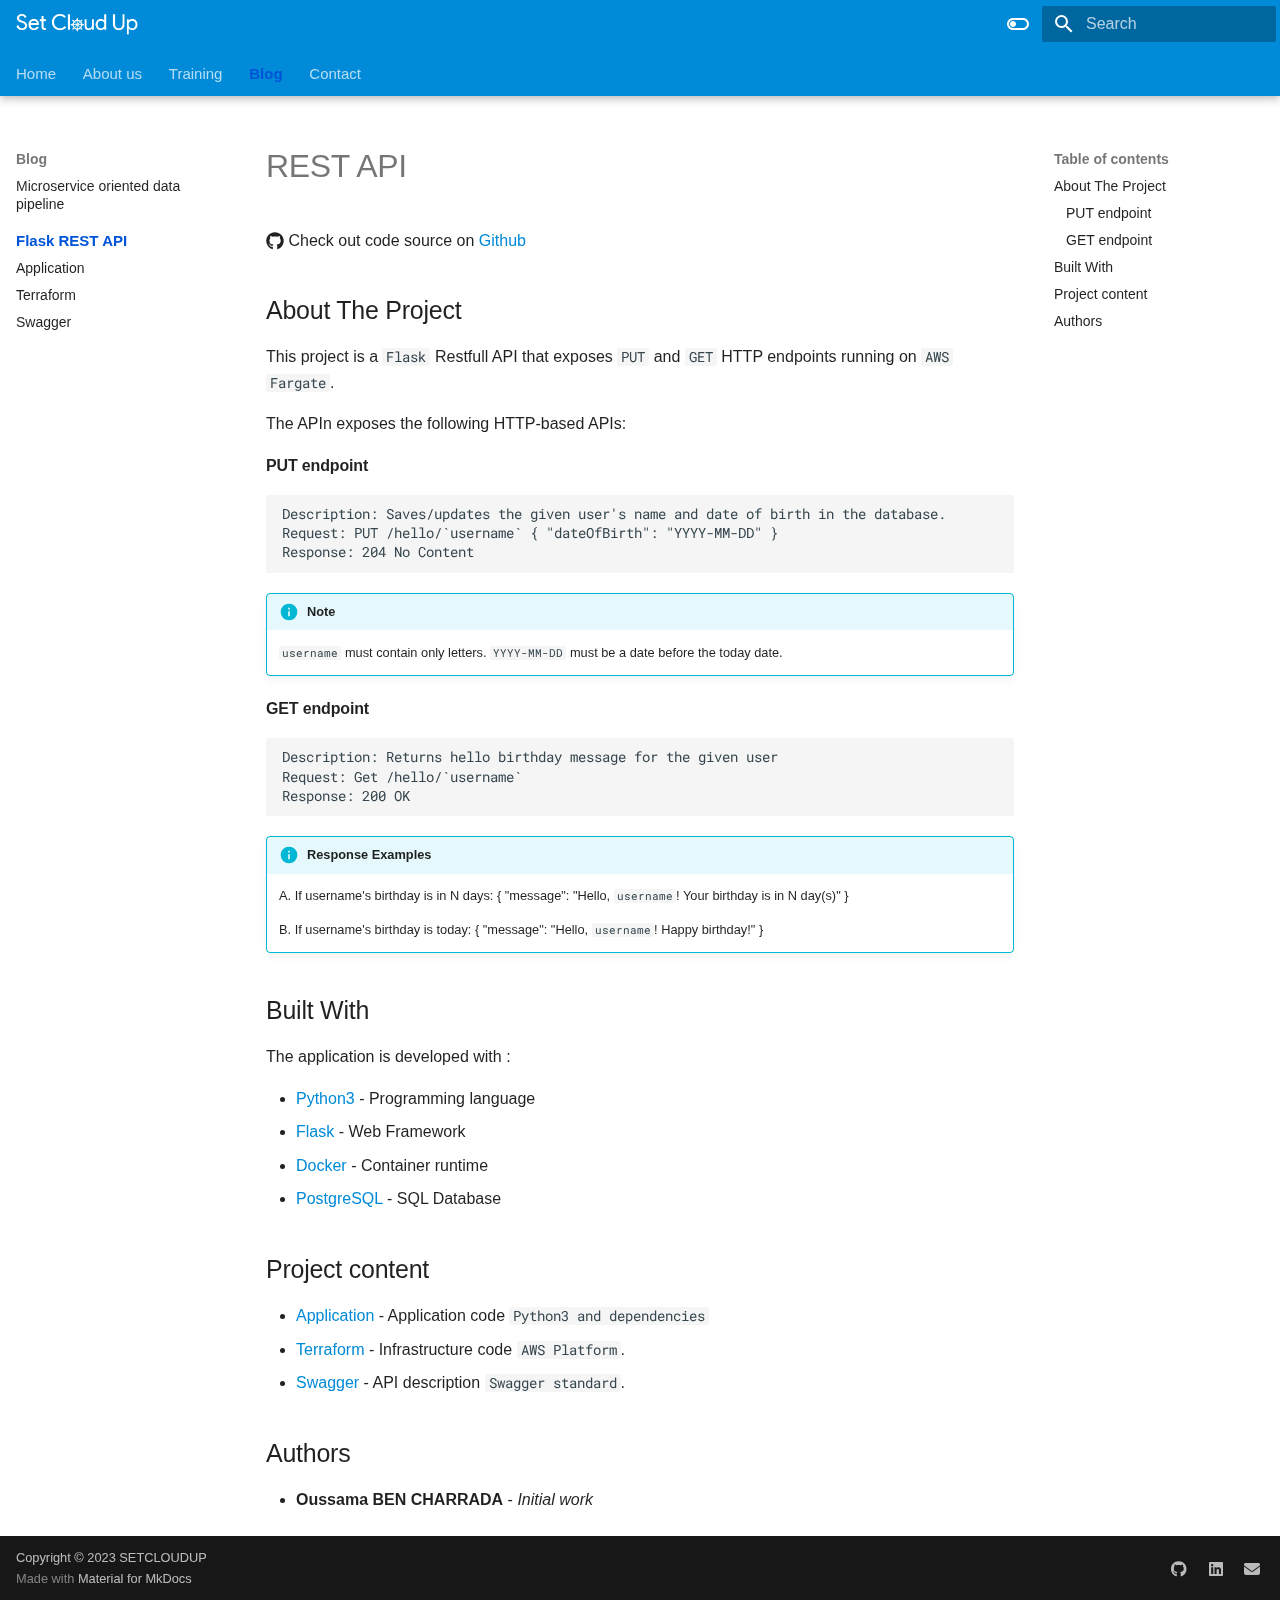
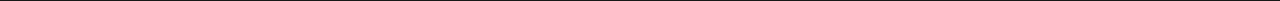
<file: blog/rest-api/index.html>
<!doctype html>
<html lang="en" class="no-js">
  <head>
    
      <meta charset="utf-8">
      <meta name="viewport" content="width=device-width,initial-scale=1">
      
        <meta name="description" content="Set Cloud Up website.">
      
      
      
      
        <link rel="prev" href="../microservice-etl/">
      
      
        <link rel="next" href="app/">
      
      <link rel="icon" href="../../assets/favicon.png">
      <meta name="generator" content="mkdocs-1.4.2, mkdocs-material-9.0.4">
    
    
      
        <title>REST API - </title>
      
    
    
      <link rel="stylesheet" href="../../assets/stylesheets/main.9c788c91.min.css">
      
        
        <link rel="stylesheet" href="../../assets/stylesheets/palette.2505c338.min.css">
      
      

    
    
    
      
        
        
        <link rel="preconnect" href="https://fonts.gstatic.com" crossorigin>
        <link rel="stylesheet" href="https://fonts.googleapis.com/css?family=Product+Sans:300,300i,400,400i,700,700i%7CRoboto+Mono:400,400i,700,700i&display=fallback">
        <style>:root{--md-text-font:"Product Sans";--md-code-font:"Roboto Mono"}</style>
      
    
    
      <link rel="stylesheet" href="../../stylesheets/extra.css">
    
    <script>__md_scope=new URL("../..",location),__md_hash=e=>[...e].reduce((e,_)=>(e<<5)-e+_.charCodeAt(0),0),__md_get=(e,_=localStorage,t=__md_scope)=>JSON.parse(_.getItem(t.pathname+"."+e)),__md_set=(e,_,t=localStorage,a=__md_scope)=>{try{t.setItem(a.pathname+"."+e,JSON.stringify(_))}catch(e){}}</script>
    
      

    
    
    
  </head>
  
  
    
    
      
    
    
    
    
    <body dir="ltr" data-md-color-scheme="default" data-md-color-primary="" data-md-color-accent="">
  
    
    
      <script>var palette=__md_get("__palette");if(palette&&"object"==typeof palette.color)for(var key of Object.keys(palette.color))document.body.setAttribute("data-md-color-"+key,palette.color[key])</script>
    
    <input class="md-toggle" data-md-toggle="drawer" type="checkbox" id="__drawer" autocomplete="off">
    <input class="md-toggle" data-md-toggle="search" type="checkbox" id="__search" autocomplete="off">
    <label class="md-overlay" for="__drawer"></label>
    <div data-md-component="skip">
      
        
        <a href="#rest-api" class="md-skip">
          Skip to content
        </a>
      
    </div>
    <div data-md-component="announce">
      
    </div>
    
    
      

  

<header class="md-header md-header--lifted" data-md-component="header">
  <nav class="md-header__inner md-grid" aria-label="Header">
    <a href="../.." title="" class="md-header__button md-logo" aria-label="" data-md-component="logo">
      
  <img src="../../assets/white-logo.png" alt="logo">

    </a>
    <label class="md-header__button md-icon" for="__drawer">
      <svg xmlns="http://www.w3.org/2000/svg" viewBox="0 0 24 24"><path d="M3 6h18v2H3V6m0 5h18v2H3v-2m0 5h18v2H3v-2Z"/></svg>
    </label>
    <div class="md-header__title" data-md-component="header-title">
      <div class="md-header__ellipsis">
        <div class="md-header__topic">
          <span class="md-ellipsis">
            
          </span>
        </div>
        <div class="md-header__topic" data-md-component="header-topic">
          <span class="md-ellipsis">
            
              REST API
            
          </span>
        </div>
      </div>
    </div>
    
      <form class="md-header__option" data-md-component="palette">
        
          
          <input class="md-option" data-md-color-media="(prefers-color-scheme: light)" data-md-color-scheme="default" data-md-color-primary="" data-md-color-accent=""  aria-label="Switch to dark mode"  type="radio" name="__palette" id="__palette_1">
          
            <label class="md-header__button md-icon" title="Switch to dark mode" for="__palette_2" hidden>
              <svg xmlns="http://www.w3.org/2000/svg" viewBox="0 0 24 24"><path d="M17 6H7c-3.31 0-6 2.69-6 6s2.69 6 6 6h10c3.31 0 6-2.69 6-6s-2.69-6-6-6zm0 10H7c-2.21 0-4-1.79-4-4s1.79-4 4-4h10c2.21 0 4 1.79 4 4s-1.79 4-4 4zM7 9c-1.66 0-3 1.34-3 3s1.34 3 3 3 3-1.34 3-3-1.34-3-3-3z"/></svg>
            </label>
          
        
          
          <input class="md-option" data-md-color-media="(prefers-color-scheme: dark)" data-md-color-scheme="slate" data-md-color-primary="" data-md-color-accent=""  aria-label="Switch to light mode"  type="radio" name="__palette" id="__palette_2">
          
            <label class="md-header__button md-icon" title="Switch to light mode" for="__palette_1" hidden>
              <svg xmlns="http://www.w3.org/2000/svg" viewBox="0 0 24 24"><path d="M17 7H7a5 5 0 0 0-5 5 5 5 0 0 0 5 5h10a5 5 0 0 0 5-5 5 5 0 0 0-5-5m0 8a3 3 0 0 1-3-3 3 3 0 0 1 3-3 3 3 0 0 1 3 3 3 3 0 0 1-3 3Z"/></svg>
            </label>
          
        
      </form>
    
    
    
      <label class="md-header__button md-icon" for="__search">
        <svg xmlns="http://www.w3.org/2000/svg" viewBox="0 0 24 24"><path d="M9.5 3A6.5 6.5 0 0 1 16 9.5c0 1.61-.59 3.09-1.56 4.23l.27.27h.79l5 5-1.5 1.5-5-5v-.79l-.27-.27A6.516 6.516 0 0 1 9.5 16 6.5 6.5 0 0 1 3 9.5 6.5 6.5 0 0 1 9.5 3m0 2C7 5 5 7 5 9.5S7 14 9.5 14 14 12 14 9.5 12 5 9.5 5Z"/></svg>
      </label>
      <div class="md-search" data-md-component="search" role="dialog">
  <label class="md-search__overlay" for="__search"></label>
  <div class="md-search__inner" role="search">
    <form class="md-search__form" name="search">
      <input type="text" class="md-search__input" name="query" aria-label="Search" placeholder="Search" autocapitalize="off" autocorrect="off" autocomplete="off" spellcheck="false" data-md-component="search-query" required>
      <label class="md-search__icon md-icon" for="__search">
        <svg xmlns="http://www.w3.org/2000/svg" viewBox="0 0 24 24"><path d="M9.5 3A6.5 6.5 0 0 1 16 9.5c0 1.61-.59 3.09-1.56 4.23l.27.27h.79l5 5-1.5 1.5-5-5v-.79l-.27-.27A6.516 6.516 0 0 1 9.5 16 6.5 6.5 0 0 1 3 9.5 6.5 6.5 0 0 1 9.5 3m0 2C7 5 5 7 5 9.5S7 14 9.5 14 14 12 14 9.5 12 5 9.5 5Z"/></svg>
        <svg xmlns="http://www.w3.org/2000/svg" viewBox="0 0 24 24"><path d="M20 11v2H8l5.5 5.5-1.42 1.42L4.16 12l7.92-7.92L13.5 5.5 8 11h12Z"/></svg>
      </label>
      <nav class="md-search__options" aria-label="Search">
        
          <a href="javascript:void(0)" class="md-search__icon md-icon" title="Share" aria-label="Share" data-clipboard data-clipboard-text="" data-md-component="search-share" tabindex="-1">
            <svg xmlns="http://www.w3.org/2000/svg" viewBox="0 0 24 24"><path d="M18 16.08c-.76 0-1.44.3-1.96.77L8.91 12.7c.05-.23.09-.46.09-.7 0-.24-.04-.47-.09-.7l7.05-4.11c.54.5 1.25.81 2.04.81a3 3 0 0 0 3-3 3 3 0 0 0-3-3 3 3 0 0 0-3 3c0 .24.04.47.09.7L8.04 9.81C7.5 9.31 6.79 9 6 9a3 3 0 0 0-3 3 3 3 0 0 0 3 3c.79 0 1.5-.31 2.04-.81l7.12 4.15c-.05.21-.08.43-.08.66 0 1.61 1.31 2.91 2.92 2.91 1.61 0 2.92-1.3 2.92-2.91A2.92 2.92 0 0 0 18 16.08Z"/></svg>
          </a>
        
        <button type="reset" class="md-search__icon md-icon" title="Clear" aria-label="Clear" tabindex="-1">
          <svg xmlns="http://www.w3.org/2000/svg" viewBox="0 0 24 24"><path d="M19 6.41 17.59 5 12 10.59 6.41 5 5 6.41 10.59 12 5 17.59 6.41 19 12 13.41 17.59 19 19 17.59 13.41 12 19 6.41Z"/></svg>
        </button>
      </nav>
      
        <div class="md-search__suggest" data-md-component="search-suggest"></div>
      
    </form>
    <div class="md-search__output">
      <div class="md-search__scrollwrap" data-md-scrollfix>
        <div class="md-search-result" data-md-component="search-result">
          <div class="md-search-result__meta">
            Initializing search
          </div>
          <ol class="md-search-result__list"></ol>
        </div>
      </div>
    </div>
  </div>
</div>
    
    
  </nav>
  
    
      
<nav class="md-tabs" aria-label="Tabs" data-md-component="tabs">
  <div class="md-tabs__inner md-grid">
    <ul class="md-tabs__list">
      
        
  
  


  <li class="md-tabs__item">
    <a href="../.." class="md-tabs__link">
      Home
    </a>
  </li>

      
        
  
  


  <li class="md-tabs__item">
    <a href="../../about-us/" class="md-tabs__link">
      About us
    </a>
  </li>

      
        
  
  


  
  
  
    <li class="md-tabs__item">
      <a href="../../training/training-catalog/" class="md-tabs__link">
        Training
      </a>
    </li>
  

      
        
  
  
    
  


  
  
  
    <li class="md-tabs__item">
      <a href="../microservice-etl/" class="md-tabs__link md-tabs__link--active">
        Blog
      </a>
    </li>
  

      
        
  
  


  <li class="md-tabs__item">
    <a href="../../contact/" class="md-tabs__link">
      Contact
    </a>
  </li>

      
    </ul>
  </div>
</nav>
    
  
</header>
    
    <div class="md-container" data-md-component="container">
      
      
        
      
      <main class="md-main" data-md-component="main">
        <div class="md-main__inner md-grid">
          
            
              
              <div class="md-sidebar md-sidebar--primary" data-md-component="sidebar" data-md-type="navigation" >
                <div class="md-sidebar__scrollwrap">
                  <div class="md-sidebar__inner">
                    

  


<nav class="md-nav md-nav--primary md-nav--lifted" aria-label="Navigation" data-md-level="0">
  <label class="md-nav__title" for="__drawer">
    <a href="../.." title="" class="md-nav__button md-logo" aria-label="" data-md-component="logo">
      
  <img src="../../assets/white-logo.png" alt="logo">

    </a>
    
  </label>
  
  <ul class="md-nav__list" data-md-scrollfix>
    
      
      
      

  
  
  
    <li class="md-nav__item">
      <a href="../.." class="md-nav__link">
        Home
      </a>
    </li>
  

    
      
      
      

  
  
  
    <li class="md-nav__item">
      <a href="../../about-us/" class="md-nav__link">
        About us
      </a>
    </li>
  

    
      
      
      

  
  
  
    
    <li class="md-nav__item md-nav__item--nested">
      
      
      
      
        
      
      <input class="md-nav__toggle md-toggle md-toggle--indeterminate" data-md-toggle="__nav_3" type="checkbox" id="__nav_3" >
      
      
        
          
        
          
        
      
      
        <label class="md-nav__link" for="__nav_3" tabindex="0" aria-expanded="false">
          Training
          <span class="md-nav__icon md-icon"></span>
        </label>
      
      <nav class="md-nav" aria-label="Training" data-md-level="1">
        <label class="md-nav__title" for="__nav_3">
          <span class="md-nav__icon md-icon"></span>
          Training
        </label>
        <ul class="md-nav__list" data-md-scrollfix>
          
            
              
  
  
  
    <li class="md-nav__item">
      <a href="../../training/training-catalog/" class="md-nav__link">
        Training catalog
      </a>
    </li>
  

            
          
            
              
  
  
  
    
      
    
    <li class="md-nav__item md-nav__item--section md-nav__item--nested">
      
      
      
      
        
      
      <input class="md-nav__toggle md-toggle md-toggle--indeterminate" data-md-toggle="__nav_3_2" type="checkbox" id="__nav_3_2" >
      
      
        
          
        
          
        
      
      
        <label class="md-nav__link" for="__nav_3_2" tabindex="0" aria-expanded="false">
          Kubernetes
          <span class="md-nav__icon md-icon"></span>
        </label>
      
      <nav class="md-nav" aria-label="Kubernetes" data-md-level="2">
        <label class="md-nav__title" for="__nav_3_2">
          <span class="md-nav__icon md-icon"></span>
          Kubernetes
        </label>
        <ul class="md-nav__list" data-md-scrollfix>
          
            
              
  
  
  
    <li class="md-nav__item">
      <a href="../../training/kubernetes/k8s-getting-started/" class="md-nav__link">
        Kubernetes getting started
      </a>
    </li>
  

            
          
            
              
  
  
  
    <li class="md-nav__item">
      <a href="../../training/kubernetes/k8s-advanced/" class="md-nav__link">
        Kubernetes advanced
      </a>
    </li>
  

            
          
        </ul>
      </nav>
    </li>
  

            
          
        </ul>
      </nav>
    </li>
  

    
      
      
      

  
  
    
  
  
    
    <li class="md-nav__item md-nav__item--active md-nav__item--nested">
      
      
      
      
      <input class="md-nav__toggle md-toggle " data-md-toggle="__nav_4" type="checkbox" id="__nav_4" checked>
      
      
        
          
        
          
        
      
      
        <label class="md-nav__link" for="__nav_4" tabindex="0" aria-expanded="true">
          Blog
          <span class="md-nav__icon md-icon"></span>
        </label>
      
      <nav class="md-nav" aria-label="Blog" data-md-level="1">
        <label class="md-nav__title" for="__nav_4">
          <span class="md-nav__icon md-icon"></span>
          Blog
        </label>
        <ul class="md-nav__list" data-md-scrollfix>
          
            
              
  
  
  
    <li class="md-nav__item">
      <a href="../microservice-etl/" class="md-nav__link">
        Microservice oriented data pipeline
      </a>
    </li>
  

            
          
            
              
  
  
    
  
  
    
      
    
    <li class="md-nav__item md-nav__item--active md-nav__item--section md-nav__item--nested">
      
      
      
      
      <input class="md-nav__toggle md-toggle " data-md-toggle="__nav_4_2" type="checkbox" id="__nav_4_2" checked>
      
      
        
          
            
          
        
          
        
          
        
          
        
      
      
        
        
        <div class="md-nav__link md-nav__link--index md-nav__link--active">
          <a href="./">Flask REST API</a>
          
            <label for="__nav_4_2">
              <span class="md-nav__icon md-icon"></span>
            </label>
          
        </div>
      
      <nav class="md-nav" aria-label="Flask REST API" data-md-level="2">
        <label class="md-nav__title" for="__nav_4_2">
          <span class="md-nav__icon md-icon"></span>
          Flask REST API
        </label>
        <ul class="md-nav__list" data-md-scrollfix>
          
            
          
            
              
  
  
  
    <li class="md-nav__item">
      <a href="app/" class="md-nav__link">
        Application
      </a>
    </li>
  

            
          
            
              
  
  
  
    <li class="md-nav__item">
      <a href="terraform/" class="md-nav__link">
        Terraform
      </a>
    </li>
  

            
          
            
              
  
  
  
    <li class="md-nav__item">
      <a href="swagger/" class="md-nav__link">
        Swagger
      </a>
    </li>
  

            
          
        </ul>
      </nav>
    </li>
  

            
          
        </ul>
      </nav>
    </li>
  

    
      
      
      

  
  
  
    <li class="md-nav__item">
      <a href="../../contact/" class="md-nav__link">
        Contact
      </a>
    </li>
  

    
  </ul>
</nav>
                  </div>
                </div>
              </div>
            
            
              
              <div class="md-sidebar md-sidebar--secondary" data-md-component="sidebar" data-md-type="toc" >
                <div class="md-sidebar__scrollwrap">
                  <div class="md-sidebar__inner">
                    

<nav class="md-nav md-nav--secondary" aria-label="Table of contents">
  
  
  
    
  
  
    <label class="md-nav__title" for="__toc">
      <span class="md-nav__icon md-icon"></span>
      Table of contents
    </label>
    <ul class="md-nav__list" data-md-component="toc" data-md-scrollfix>
      
        <li class="md-nav__item">
  <a href="#about-the-project" class="md-nav__link">
    About The Project
  </a>
  
    <nav class="md-nav" aria-label="About The Project">
      <ul class="md-nav__list">
        
          <li class="md-nav__item">
  <a href="#put-endpoint" class="md-nav__link">
    PUT endpoint
  </a>
  
</li>
        
          <li class="md-nav__item">
  <a href="#get-endpoint" class="md-nav__link">
    GET endpoint
  </a>
  
</li>
        
      </ul>
    </nav>
  
</li>
      
        <li class="md-nav__item">
  <a href="#built-with" class="md-nav__link">
    Built With
  </a>
  
</li>
      
        <li class="md-nav__item">
  <a href="#project-content" class="md-nav__link">
    Project content
  </a>
  
</li>
      
        <li class="md-nav__item">
  <a href="#authors" class="md-nav__link">
    Authors
  </a>
  
</li>
      
    </ul>
  
</nav>
                  </div>
                </div>
              </div>
            
          
          
            <div class="md-content" data-md-component="content">
              <article class="md-content__inner md-typeset">
                
                  



<h1 id="rest-api">REST API<a class="headerlink" href="#rest-api" title="Permanent link">&para;</a></h1>
<p><span class="twemoji"><svg xmlns="http://www.w3.org/2000/svg" viewBox="0 0 496 512"><!--! Font Awesome Free 6.2.1 by @fontawesome - https://fontawesome.com License - https://fontawesome.com/license/free (Icons: CC BY 4.0, Fonts: SIL OFL 1.1, Code: MIT License) Copyright 2022 Fonticons, Inc.--><path d="M165.9 397.4c0 2-2.3 3.6-5.2 3.6-3.3.3-5.6-1.3-5.6-3.6 0-2 2.3-3.6 5.2-3.6 3-.3 5.6 1.3 5.6 3.6zm-31.1-4.5c-.7 2 1.3 4.3 4.3 4.9 2.6 1 5.6 0 6.2-2s-1.3-4.3-4.3-5.2c-2.6-.7-5.5.3-6.2 2.3zm44.2-1.7c-2.9.7-4.9 2.6-4.6 4.9.3 2 2.9 3.3 5.9 2.6 2.9-.7 4.9-2.6 4.6-4.6-.3-1.9-3-3.2-5.9-2.9zM244.8 8C106.1 8 0 113.3 0 252c0 110.9 69.8 205.8 169.5 239.2 12.8 2.3 17.3-5.6 17.3-12.1 0-6.2-.3-40.4-.3-61.4 0 0-70 15-84.7-29.8 0 0-11.4-29.1-27.8-36.6 0 0-22.9-15.7 1.6-15.4 0 0 24.9 2 38.6 25.8 21.9 38.6 58.6 27.5 72.9 20.9 2.3-16 8.8-27.1 16-33.7-55.9-6.2-112.3-14.3-112.3-110.5 0-27.5 7.6-41.3 23.6-58.9-2.6-6.5-11.1-33.3 2.6-67.9 20.9-6.5 69 27 69 27 20-5.6 41.5-8.5 62.8-8.5s42.8 2.9 62.8 8.5c0 0 48.1-33.6 69-27 13.7 34.7 5.2 61.4 2.6 67.9 16 17.7 25.8 31.5 25.8 58.9 0 96.5-58.9 104.2-114.8 110.5 9.2 7.9 17 22.9 17 46.4 0 33.7-.3 75.4-.3 83.6 0 6.5 4.6 14.4 17.3 12.1C428.2 457.8 496 362.9 496 252 496 113.3 383.5 8 244.8 8zM97.2 352.9c-1.3 1-1 3.3.7 5.2 1.6 1.6 3.9 2.3 5.2 1 1.3-1 1-3.3-.7-5.2-1.6-1.6-3.9-2.3-5.2-1zm-10.8-8.1c-.7 1.3.3 2.9 2.3 3.9 1.6 1 3.6.7 4.3-.7.7-1.3-.3-2.9-2.3-3.9-2-.6-3.6-.3-4.3.7zm32.4 35.6c-1.6 1.3-1 4.3 1.3 6.2 2.3 2.3 5.2 2.6 6.5 1 1.3-1.3.7-4.3-1.3-6.2-2.2-2.3-5.2-2.6-6.5-1zm-11.4-14.7c-1.6 1-1.6 3.6 0 5.9 1.6 2.3 4.3 3.3 5.6 2.3 1.6-1.3 1.6-3.9 0-6.2-1.4-2.3-4-3.3-5.6-2z"/></svg></span> Check out code source on <a href="https://github.com/Oussama-bch/hello-world">Github</a></p>
<h2 id="about-the-project">About The Project<a class="headerlink" href="#about-the-project" title="Permanent link">&para;</a></h2>
<p>This project is a <code>Flask</code> Restfull API that exposes <code>PUT</code> and <code>GET</code> HTTP endpoints running on <code>AWS Fargate</code>.</p>
<p>The APIn exposes the following HTTP-based APIs:</p>
<h4 id="put-endpoint">PUT endpoint<a class="headerlink" href="#put-endpoint" title="Permanent link">&para;</a></h4>
<div class="highlight"><pre><span></span><code><a id="__codelineno-0-1" name="__codelineno-0-1" href="#__codelineno-0-1"></a>Description: Saves/updates the given user&#39;s name and date of birth in the database.
<a id="__codelineno-0-2" name="__codelineno-0-2" href="#__codelineno-0-2"></a>Request: PUT /hello/`username` { &quot;dateOfBirth&quot;: &quot;YYYY-MM-DD&quot; }
<a id="__codelineno-0-3" name="__codelineno-0-3" href="#__codelineno-0-3"></a>Response: 204 No Content
</code></pre></div>
<div class="admonition info">
<p class="admonition-title">Note</p>
<p><code>username</code> must contain only letters.
<code>YYYY-MM-DD</code> must be a date before the today date.</p>
</div>
<h4 id="get-endpoint">GET endpoint<a class="headerlink" href="#get-endpoint" title="Permanent link">&para;</a></h4>
<div class="highlight"><pre><span></span><code><a id="__codelineno-1-1" name="__codelineno-1-1" href="#__codelineno-1-1"></a>Description: Returns hello birthday message for the given user
<a id="__codelineno-1-2" name="__codelineno-1-2" href="#__codelineno-1-2"></a>Request: Get /hello/`username`
<a id="__codelineno-1-3" name="__codelineno-1-3" href="#__codelineno-1-3"></a>Response: 200 OK
</code></pre></div>
<div class="admonition info">
<p class="admonition-title">Response Examples</p>
<p>A. If username's birthday is in N days:
{ "message": "Hello, <code>username</code>! Your birthday is in N day(s)"
}</p>
<p>B. If username's birthday is today:
{ "message": "Hello, <code>username</code>! Happy birthday!" }</p>
</div>
<h2 id="built-with">Built With<a class="headerlink" href="#built-with" title="Permanent link">&para;</a></h2>
<p>The application is developed with :</p>
<ul>
<li><a href="https://www.python.org/downloads/">Python3</a> - Programming language</li>
<li><a href="https://flask.palletsprojects.com/en/2.0.x/">Flask</a> - Web Framework</li>
<li><a href="https://docs.docker.com/engine/install/">Docker</a> - Container runtime</li>
<li><a href="https://www.postgresql.org/">PostgreSQL</a> - SQL Database</li>
</ul>
<h2 id="project-content">Project content<a class="headerlink" href="#project-content" title="Permanent link">&para;</a></h2>
<ul>
<li><a href="./app">Application</a> - Application code <code>Python3 and dependencies</code></li>
<li><a href="./terraform">Terraform</a> - Infrastructure code <code>AWS Platform</code>.</li>
<li><a href="./swagger">Swagger</a> - API description <code>Swagger standard</code>.</li>
</ul>
<h2 id="authors">Authors<a class="headerlink" href="#authors" title="Permanent link">&para;</a></h2>
<ul>
<li><strong>Oussama BEN CHARRADA</strong> - <em>Initial work</em></li>
</ul>





                
              </article>
            </div>
          
          
        </div>
        
          <a href="#" class="md-top md-icon" data-md-component="top" hidden>
            <svg xmlns="http://www.w3.org/2000/svg" viewBox="0 0 24 24"><path d="M13 20h-2V8l-5.5 5.5-1.42-1.42L12 4.16l7.92 7.92-1.42 1.42L13 8v12Z"/></svg>
            Back to top
          </a>
        
      </main>
      
        <footer class="md-footer">
  
  <div class="md-footer-meta md-typeset">
    <div class="md-footer-meta__inner md-grid">
      <div class="md-copyright">
  
    <div class="md-copyright__highlight">
      Copyright &copy; 2023 SETCLOUDUP
    </div>
  
  
    Made with
    <a href="https://squidfunk.github.io/mkdocs-material/" target="_blank" rel="noopener">
      Material for MkDocs
    </a>
  
</div>
      
        <div class="md-social">
  
    
    
      
      
    
    <a href="https://github.com/setcloudup" target="_blank" rel="noopener" title="github.com" class="md-social__link">
      <svg xmlns="http://www.w3.org/2000/svg" viewBox="0 0 496 512"><!--! Font Awesome Free 6.2.1 by @fontawesome - https://fontawesome.com License - https://fontawesome.com/license/free (Icons: CC BY 4.0, Fonts: SIL OFL 1.1, Code: MIT License) Copyright 2022 Fonticons, Inc.--><path d="M165.9 397.4c0 2-2.3 3.6-5.2 3.6-3.3.3-5.6-1.3-5.6-3.6 0-2 2.3-3.6 5.2-3.6 3-.3 5.6 1.3 5.6 3.6zm-31.1-4.5c-.7 2 1.3 4.3 4.3 4.9 2.6 1 5.6 0 6.2-2s-1.3-4.3-4.3-5.2c-2.6-.7-5.5.3-6.2 2.3zm44.2-1.7c-2.9.7-4.9 2.6-4.6 4.9.3 2 2.9 3.3 5.9 2.6 2.9-.7 4.9-2.6 4.6-4.6-.3-1.9-3-3.2-5.9-2.9zM244.8 8C106.1 8 0 113.3 0 252c0 110.9 69.8 205.8 169.5 239.2 12.8 2.3 17.3-5.6 17.3-12.1 0-6.2-.3-40.4-.3-61.4 0 0-70 15-84.7-29.8 0 0-11.4-29.1-27.8-36.6 0 0-22.9-15.7 1.6-15.4 0 0 24.9 2 38.6 25.8 21.9 38.6 58.6 27.5 72.9 20.9 2.3-16 8.8-27.1 16-33.7-55.9-6.2-112.3-14.3-112.3-110.5 0-27.5 7.6-41.3 23.6-58.9-2.6-6.5-11.1-33.3 2.6-67.9 20.9-6.5 69 27 69 27 20-5.6 41.5-8.5 62.8-8.5s42.8 2.9 62.8 8.5c0 0 48.1-33.6 69-27 13.7 34.7 5.2 61.4 2.6 67.9 16 17.7 25.8 31.5 25.8 58.9 0 96.5-58.9 104.2-114.8 110.5 9.2 7.9 17 22.9 17 46.4 0 33.7-.3 75.4-.3 83.6 0 6.5 4.6 14.4 17.3 12.1C428.2 457.8 496 362.9 496 252 496 113.3 383.5 8 244.8 8zM97.2 352.9c-1.3 1-1 3.3.7 5.2 1.6 1.6 3.9 2.3 5.2 1 1.3-1 1-3.3-.7-5.2-1.6-1.6-3.9-2.3-5.2-1zm-10.8-8.1c-.7 1.3.3 2.9 2.3 3.9 1.6 1 3.6.7 4.3-.7.7-1.3-.3-2.9-2.3-3.9-2-.6-3.6-.3-4.3.7zm32.4 35.6c-1.6 1.3-1 4.3 1.3 6.2 2.3 2.3 5.2 2.6 6.5 1 1.3-1.3.7-4.3-1.3-6.2-2.2-2.3-5.2-2.6-6.5-1zm-11.4-14.7c-1.6 1-1.6 3.6 0 5.9 1.6 2.3 4.3 3.3 5.6 2.3 1.6-1.3 1.6-3.9 0-6.2-1.4-2.3-4-3.3-5.6-2z"/></svg>
    </a>
  
    
    
      
      
    
    <a href="https://www.linkedin.com/company/set-cloud-up" target="_blank" rel="noopener" title="www.linkedin.com" class="md-social__link">
      <svg xmlns="http://www.w3.org/2000/svg" viewBox="0 0 448 512"><!--! Font Awesome Free 6.2.1 by @fontawesome - https://fontawesome.com License - https://fontawesome.com/license/free (Icons: CC BY 4.0, Fonts: SIL OFL 1.1, Code: MIT License) Copyright 2022 Fonticons, Inc.--><path d="M416 32H31.9C14.3 32 0 46.5 0 64.3v383.4C0 465.5 14.3 480 31.9 480H416c17.6 0 32-14.5 32-32.3V64.3c0-17.8-14.4-32.3-32-32.3zM135.4 416H69V202.2h66.5V416zm-33.2-243c-21.3 0-38.5-17.3-38.5-38.5S80.9 96 102.2 96c21.2 0 38.5 17.3 38.5 38.5 0 21.3-17.2 38.5-38.5 38.5zm282.1 243h-66.4V312c0-24.8-.5-56.7-34.5-56.7-34.6 0-39.9 27-39.9 54.9V416h-66.4V202.2h63.7v29.2h.9c8.9-16.8 30.6-34.5 62.9-34.5 67.2 0 79.7 44.3 79.7 101.9V416z"/></svg>
    </a>
  
    
    
    <a href="mailto:oussama.bencharrada@setcloudup.com" target="_blank" rel="noopener" title="" class="md-social__link">
      <svg xmlns="http://www.w3.org/2000/svg" viewBox="0 0 512 512"><!--! Font Awesome Free 6.2.1 by @fontawesome - https://fontawesome.com License - https://fontawesome.com/license/free (Icons: CC BY 4.0, Fonts: SIL OFL 1.1, Code: MIT License) Copyright 2022 Fonticons, Inc.--><path d="M48 64C21.5 64 0 85.5 0 112c0 15.1 7.1 29.3 19.2 38.4l217.6 163.2c11.4 8.5 27 8.5 38.4 0l217.6-163.2c12.1-9.1 19.2-23.3 19.2-38.4 0-26.5-21.5-48-48-48H48zM0 176v208c0 35.3 28.7 64 64 64h384c35.3 0 64-28.7 64-64V176L294.4 339.2a63.9 63.9 0 0 1-76.8 0L0 176z"/></svg>
    </a>
  
</div>
      
    </div>
  </div>
</footer>
      
    </div>
    <div class="md-dialog" data-md-component="dialog">
      <div class="md-dialog__inner md-typeset"></div>
    </div>
    
    <script id="__config" type="application/json">{"base": "../..", "features": ["content.code.annotate", "content.tooltips", "navigation.indexes", "navigation.sections", "navigation.tabs", "navigation.tabs.sticky", "navigation.top", "navigation.tracking", "navigation.expand", "search.highlight", "search.share", "search.suggest", "toc.follow"], "search": "../../assets/javascripts/workers/search.e5c33ebb.min.js", "translations": {"clipboard.copied": "Copied to clipboard", "clipboard.copy": "Copy to clipboard", "search.result.more.one": "1 more on this page", "search.result.more.other": "# more on this page", "search.result.none": "No matching documents", "search.result.one": "1 matching document", "search.result.other": "# matching documents", "search.result.placeholder": "Type to start searching", "search.result.term.missing": "Missing", "select.version": "Select version"}}</script>
    
    
      <script src="../../assets/javascripts/bundle.ba449ae6.min.js"></script>
      
    
  </body>
</html>
</file>
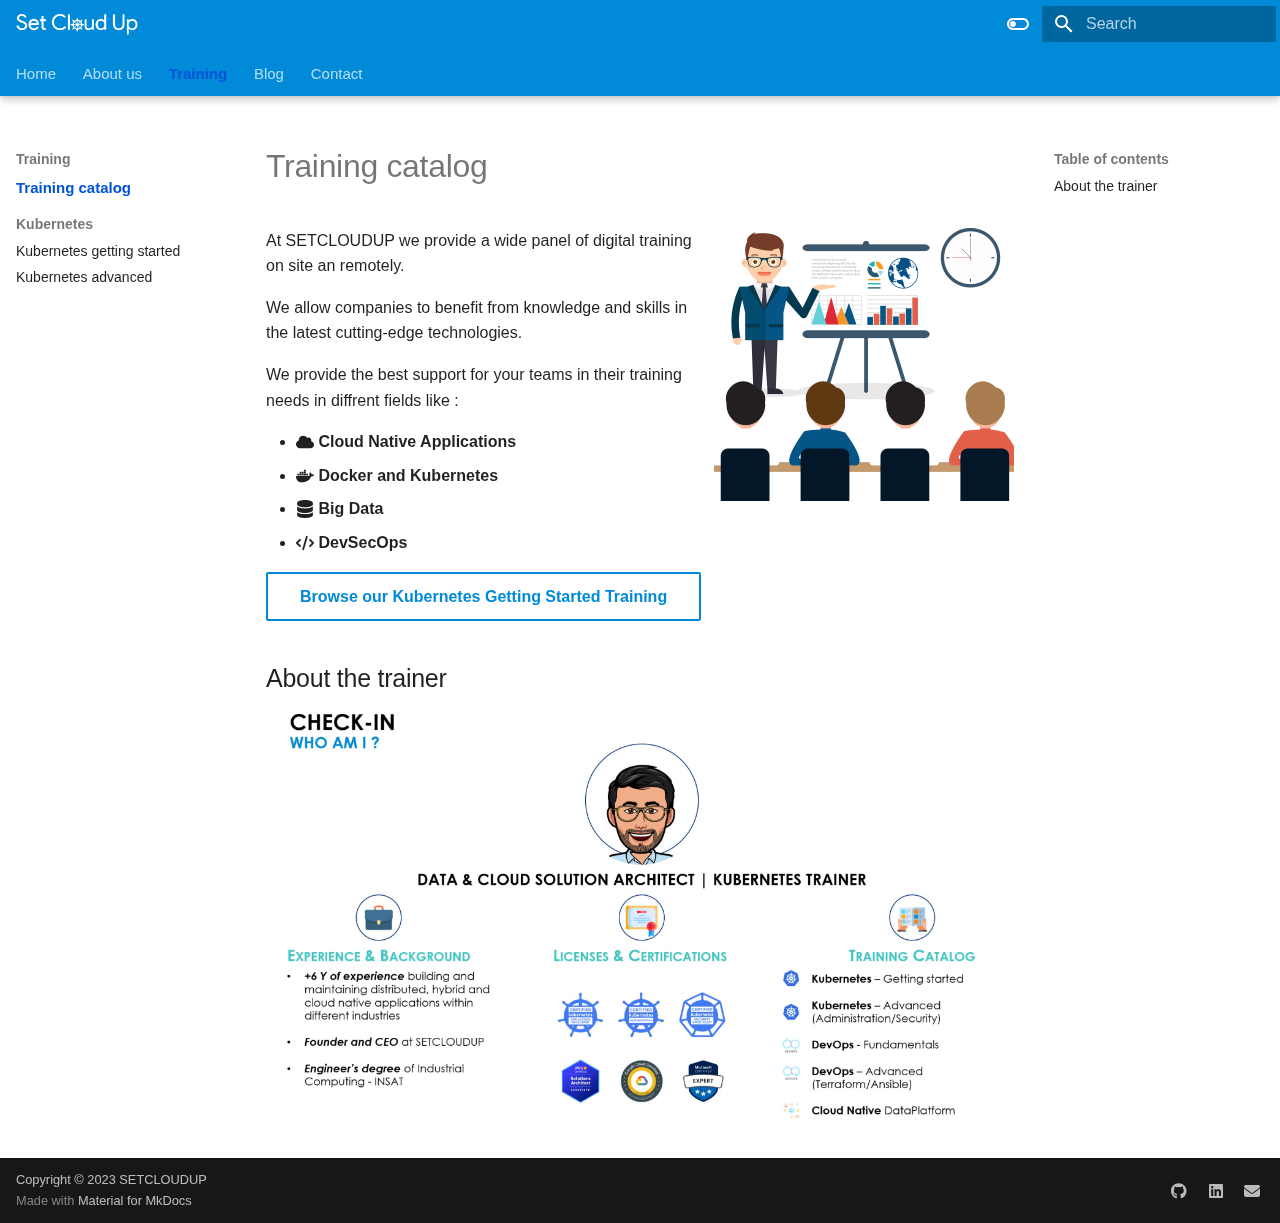
<file: training/training-catalog/index.html>
<!doctype html>
<html lang="en" class="no-js">
  <head>
    
      <meta charset="utf-8">
      <meta name="viewport" content="width=device-width,initial-scale=1">
      
        <meta name="description" content="Set Cloud Up website.">
      
      
      
      
        <link rel="prev" href="../../about-us/">
      
      
        <link rel="next" href="../kubernetes/k8s-getting-started/">
      
      <link rel="icon" href="../../assets/favicon.png">
      <meta name="generator" content="mkdocs-1.4.2, mkdocs-material-9.0.4">
    
    
      
        <title>Training catalog - </title>
      
    
    
      <link rel="stylesheet" href="../../assets/stylesheets/main.9c788c91.min.css">
      
        
        <link rel="stylesheet" href="../../assets/stylesheets/palette.2505c338.min.css">
      
      

    
    
    
      
        
        
        <link rel="preconnect" href="https://fonts.gstatic.com" crossorigin>
        <link rel="stylesheet" href="https://fonts.googleapis.com/css?family=Product+Sans:300,300i,400,400i,700,700i%7CRoboto+Mono:400,400i,700,700i&display=fallback">
        <style>:root{--md-text-font:"Product Sans";--md-code-font:"Roboto Mono"}</style>
      
    
    
      <link rel="stylesheet" href="../../stylesheets/extra.css">
    
    <script>__md_scope=new URL("../..",location),__md_hash=e=>[...e].reduce((e,_)=>(e<<5)-e+_.charCodeAt(0),0),__md_get=(e,_=localStorage,t=__md_scope)=>JSON.parse(_.getItem(t.pathname+"."+e)),__md_set=(e,_,t=localStorage,a=__md_scope)=>{try{t.setItem(a.pathname+"."+e,JSON.stringify(_))}catch(e){}}</script>
    
      

    
    
    
  </head>
  
  
    
    
      
    
    
    
    
    <body dir="ltr" data-md-color-scheme="default" data-md-color-primary="" data-md-color-accent="">
  
    
    
      <script>var palette=__md_get("__palette");if(palette&&"object"==typeof palette.color)for(var key of Object.keys(palette.color))document.body.setAttribute("data-md-color-"+key,palette.color[key])</script>
    
    <input class="md-toggle" data-md-toggle="drawer" type="checkbox" id="__drawer" autocomplete="off">
    <input class="md-toggle" data-md-toggle="search" type="checkbox" id="__search" autocomplete="off">
    <label class="md-overlay" for="__drawer"></label>
    <div data-md-component="skip">
      
        
        <a href="#about-the-trainer" class="md-skip">
          Skip to content
        </a>
      
    </div>
    <div data-md-component="announce">
      
    </div>
    
    
      

  

<header class="md-header md-header--lifted" data-md-component="header">
  <nav class="md-header__inner md-grid" aria-label="Header">
    <a href="../.." title="" class="md-header__button md-logo" aria-label="" data-md-component="logo">
      
  <img src="../../assets/white-logo.png" alt="logo">

    </a>
    <label class="md-header__button md-icon" for="__drawer">
      <svg xmlns="http://www.w3.org/2000/svg" viewBox="0 0 24 24"><path d="M3 6h18v2H3V6m0 5h18v2H3v-2m0 5h18v2H3v-2Z"/></svg>
    </label>
    <div class="md-header__title" data-md-component="header-title">
      <div class="md-header__ellipsis">
        <div class="md-header__topic">
          <span class="md-ellipsis">
            
          </span>
        </div>
        <div class="md-header__topic" data-md-component="header-topic">
          <span class="md-ellipsis">
            
              Training catalog
            
          </span>
        </div>
      </div>
    </div>
    
      <form class="md-header__option" data-md-component="palette">
        
          
          <input class="md-option" data-md-color-media="(prefers-color-scheme: light)" data-md-color-scheme="default" data-md-color-primary="" data-md-color-accent=""  aria-label="Switch to dark mode"  type="radio" name="__palette" id="__palette_1">
          
            <label class="md-header__button md-icon" title="Switch to dark mode" for="__palette_2" hidden>
              <svg xmlns="http://www.w3.org/2000/svg" viewBox="0 0 24 24"><path d="M17 6H7c-3.31 0-6 2.69-6 6s2.69 6 6 6h10c3.31 0 6-2.69 6-6s-2.69-6-6-6zm0 10H7c-2.21 0-4-1.79-4-4s1.79-4 4-4h10c2.21 0 4 1.79 4 4s-1.79 4-4 4zM7 9c-1.66 0-3 1.34-3 3s1.34 3 3 3 3-1.34 3-3-1.34-3-3-3z"/></svg>
            </label>
          
        
          
          <input class="md-option" data-md-color-media="(prefers-color-scheme: dark)" data-md-color-scheme="slate" data-md-color-primary="" data-md-color-accent=""  aria-label="Switch to light mode"  type="radio" name="__palette" id="__palette_2">
          
            <label class="md-header__button md-icon" title="Switch to light mode" for="__palette_1" hidden>
              <svg xmlns="http://www.w3.org/2000/svg" viewBox="0 0 24 24"><path d="M17 7H7a5 5 0 0 0-5 5 5 5 0 0 0 5 5h10a5 5 0 0 0 5-5 5 5 0 0 0-5-5m0 8a3 3 0 0 1-3-3 3 3 0 0 1 3-3 3 3 0 0 1 3 3 3 3 0 0 1-3 3Z"/></svg>
            </label>
          
        
      </form>
    
    
    
      <label class="md-header__button md-icon" for="__search">
        <svg xmlns="http://www.w3.org/2000/svg" viewBox="0 0 24 24"><path d="M9.5 3A6.5 6.5 0 0 1 16 9.5c0 1.61-.59 3.09-1.56 4.23l.27.27h.79l5 5-1.5 1.5-5-5v-.79l-.27-.27A6.516 6.516 0 0 1 9.5 16 6.5 6.5 0 0 1 3 9.5 6.5 6.5 0 0 1 9.5 3m0 2C7 5 5 7 5 9.5S7 14 9.5 14 14 12 14 9.5 12 5 9.5 5Z"/></svg>
      </label>
      <div class="md-search" data-md-component="search" role="dialog">
  <label class="md-search__overlay" for="__search"></label>
  <div class="md-search__inner" role="search">
    <form class="md-search__form" name="search">
      <input type="text" class="md-search__input" name="query" aria-label="Search" placeholder="Search" autocapitalize="off" autocorrect="off" autocomplete="off" spellcheck="false" data-md-component="search-query" required>
      <label class="md-search__icon md-icon" for="__search">
        <svg xmlns="http://www.w3.org/2000/svg" viewBox="0 0 24 24"><path d="M9.5 3A6.5 6.5 0 0 1 16 9.5c0 1.61-.59 3.09-1.56 4.23l.27.27h.79l5 5-1.5 1.5-5-5v-.79l-.27-.27A6.516 6.516 0 0 1 9.5 16 6.5 6.5 0 0 1 3 9.5 6.5 6.5 0 0 1 9.5 3m0 2C7 5 5 7 5 9.5S7 14 9.5 14 14 12 14 9.5 12 5 9.5 5Z"/></svg>
        <svg xmlns="http://www.w3.org/2000/svg" viewBox="0 0 24 24"><path d="M20 11v2H8l5.5 5.5-1.42 1.42L4.16 12l7.92-7.92L13.5 5.5 8 11h12Z"/></svg>
      </label>
      <nav class="md-search__options" aria-label="Search">
        
          <a href="javascript:void(0)" class="md-search__icon md-icon" title="Share" aria-label="Share" data-clipboard data-clipboard-text="" data-md-component="search-share" tabindex="-1">
            <svg xmlns="http://www.w3.org/2000/svg" viewBox="0 0 24 24"><path d="M18 16.08c-.76 0-1.44.3-1.96.77L8.91 12.7c.05-.23.09-.46.09-.7 0-.24-.04-.47-.09-.7l7.05-4.11c.54.5 1.25.81 2.04.81a3 3 0 0 0 3-3 3 3 0 0 0-3-3 3 3 0 0 0-3 3c0 .24.04.47.09.7L8.04 9.81C7.5 9.31 6.79 9 6 9a3 3 0 0 0-3 3 3 3 0 0 0 3 3c.79 0 1.5-.31 2.04-.81l7.12 4.15c-.05.21-.08.43-.08.66 0 1.61 1.31 2.91 2.92 2.91 1.61 0 2.92-1.3 2.92-2.91A2.92 2.92 0 0 0 18 16.08Z"/></svg>
          </a>
        
        <button type="reset" class="md-search__icon md-icon" title="Clear" aria-label="Clear" tabindex="-1">
          <svg xmlns="http://www.w3.org/2000/svg" viewBox="0 0 24 24"><path d="M19 6.41 17.59 5 12 10.59 6.41 5 5 6.41 10.59 12 5 17.59 6.41 19 12 13.41 17.59 19 19 17.59 13.41 12 19 6.41Z"/></svg>
        </button>
      </nav>
      
        <div class="md-search__suggest" data-md-component="search-suggest"></div>
      
    </form>
    <div class="md-search__output">
      <div class="md-search__scrollwrap" data-md-scrollfix>
        <div class="md-search-result" data-md-component="search-result">
          <div class="md-search-result__meta">
            Initializing search
          </div>
          <ol class="md-search-result__list"></ol>
        </div>
      </div>
    </div>
  </div>
</div>
    
    
  </nav>
  
    
      
<nav class="md-tabs" aria-label="Tabs" data-md-component="tabs">
  <div class="md-tabs__inner md-grid">
    <ul class="md-tabs__list">
      
        
  
  


  <li class="md-tabs__item">
    <a href="../.." class="md-tabs__link">
      Home
    </a>
  </li>

      
        
  
  


  <li class="md-tabs__item">
    <a href="../../about-us/" class="md-tabs__link">
      About us
    </a>
  </li>

      
        
  
  
    
  


  
  
  
    <li class="md-tabs__item">
      <a href="./" class="md-tabs__link md-tabs__link--active">
        Training
      </a>
    </li>
  

      
        
  
  


  
  
  
    <li class="md-tabs__item">
      <a href="../../blog/microservice-etl/" class="md-tabs__link">
        Blog
      </a>
    </li>
  

      
        
  
  


  <li class="md-tabs__item">
    <a href="../../contact/" class="md-tabs__link">
      Contact
    </a>
  </li>

      
    </ul>
  </div>
</nav>
    
  
</header>
    
    <div class="md-container" data-md-component="container">
      
      
        
      
      <main class="md-main" data-md-component="main">
        <div class="md-main__inner md-grid">
          
            
              
              <div class="md-sidebar md-sidebar--primary" data-md-component="sidebar" data-md-type="navigation" >
                <div class="md-sidebar__scrollwrap">
                  <div class="md-sidebar__inner">
                    

  


<nav class="md-nav md-nav--primary md-nav--lifted" aria-label="Navigation" data-md-level="0">
  <label class="md-nav__title" for="__drawer">
    <a href="../.." title="" class="md-nav__button md-logo" aria-label="" data-md-component="logo">
      
  <img src="../../assets/white-logo.png" alt="logo">

    </a>
    
  </label>
  
  <ul class="md-nav__list" data-md-scrollfix>
    
      
      
      

  
  
  
    <li class="md-nav__item">
      <a href="../.." class="md-nav__link">
        Home
      </a>
    </li>
  

    
      
      
      

  
  
  
    <li class="md-nav__item">
      <a href="../../about-us/" class="md-nav__link">
        About us
      </a>
    </li>
  

    
      
      
      

  
  
    
  
  
    
    <li class="md-nav__item md-nav__item--active md-nav__item--nested">
      
      
      
      
      <input class="md-nav__toggle md-toggle " data-md-toggle="__nav_3" type="checkbox" id="__nav_3" checked>
      
      
        
          
        
          
        
      
      
        <label class="md-nav__link" for="__nav_3" tabindex="0" aria-expanded="true">
          Training
          <span class="md-nav__icon md-icon"></span>
        </label>
      
      <nav class="md-nav" aria-label="Training" data-md-level="1">
        <label class="md-nav__title" for="__nav_3">
          <span class="md-nav__icon md-icon"></span>
          Training
        </label>
        <ul class="md-nav__list" data-md-scrollfix>
          
            
              
  
  
    
  
  
    <li class="md-nav__item md-nav__item--active">
      
      <input class="md-nav__toggle md-toggle" data-md-toggle="toc" type="checkbox" id="__toc">
      
      
      
        <label class="md-nav__link md-nav__link--active" for="__toc">
          Training catalog
          <span class="md-nav__icon md-icon"></span>
        </label>
      
      <a href="./" class="md-nav__link md-nav__link--active">
        Training catalog
      </a>
      
        

<nav class="md-nav md-nav--secondary" aria-label="Table of contents">
  
  
  
  
    <label class="md-nav__title" for="__toc">
      <span class="md-nav__icon md-icon"></span>
      Table of contents
    </label>
    <ul class="md-nav__list" data-md-component="toc" data-md-scrollfix>
      
        <li class="md-nav__item">
  <a href="#about-the-trainer" class="md-nav__link">
    About the trainer
  </a>
  
</li>
      
    </ul>
  
</nav>
      
    </li>
  

            
          
            
              
  
  
  
    
      
    
    <li class="md-nav__item md-nav__item--section md-nav__item--nested">
      
      
      
      
        
      
      <input class="md-nav__toggle md-toggle md-toggle--indeterminate" data-md-toggle="__nav_3_2" type="checkbox" id="__nav_3_2" >
      
      
        
          
        
          
        
      
      
        <label class="md-nav__link" for="__nav_3_2" tabindex="0" aria-expanded="false">
          Kubernetes
          <span class="md-nav__icon md-icon"></span>
        </label>
      
      <nav class="md-nav" aria-label="Kubernetes" data-md-level="2">
        <label class="md-nav__title" for="__nav_3_2">
          <span class="md-nav__icon md-icon"></span>
          Kubernetes
        </label>
        <ul class="md-nav__list" data-md-scrollfix>
          
            
              
  
  
  
    <li class="md-nav__item">
      <a href="../kubernetes/k8s-getting-started/" class="md-nav__link">
        Kubernetes getting started
      </a>
    </li>
  

            
          
            
              
  
  
  
    <li class="md-nav__item">
      <a href="../kubernetes/k8s-advanced/" class="md-nav__link">
        Kubernetes advanced
      </a>
    </li>
  

            
          
        </ul>
      </nav>
    </li>
  

            
          
        </ul>
      </nav>
    </li>
  

    
      
      
      

  
  
  
    
    <li class="md-nav__item md-nav__item--nested">
      
      
      
      
        
      
      <input class="md-nav__toggle md-toggle md-toggle--indeterminate" data-md-toggle="__nav_4" type="checkbox" id="__nav_4" >
      
      
        
          
        
          
        
      
      
        <label class="md-nav__link" for="__nav_4" tabindex="0" aria-expanded="false">
          Blog
          <span class="md-nav__icon md-icon"></span>
        </label>
      
      <nav class="md-nav" aria-label="Blog" data-md-level="1">
        <label class="md-nav__title" for="__nav_4">
          <span class="md-nav__icon md-icon"></span>
          Blog
        </label>
        <ul class="md-nav__list" data-md-scrollfix>
          
            
              
  
  
  
    <li class="md-nav__item">
      <a href="../../blog/microservice-etl/" class="md-nav__link">
        Microservice oriented data pipeline
      </a>
    </li>
  

            
          
            
              
  
  
  
    
      
    
    <li class="md-nav__item md-nav__item--section md-nav__item--nested">
      
      
      
      
        
      
      <input class="md-nav__toggle md-toggle md-toggle--indeterminate" data-md-toggle="__nav_4_2" type="checkbox" id="__nav_4_2" >
      
      
        
          
            
          
        
          
        
          
        
          
        
      
      
        
        
        <div class="md-nav__link md-nav__link--index ">
          <a href="../../blog/rest-api/">Flask REST API</a>
          
            <label for="__nav_4_2">
              <span class="md-nav__icon md-icon"></span>
            </label>
          
        </div>
      
      <nav class="md-nav" aria-label="Flask REST API" data-md-level="2">
        <label class="md-nav__title" for="__nav_4_2">
          <span class="md-nav__icon md-icon"></span>
          Flask REST API
        </label>
        <ul class="md-nav__list" data-md-scrollfix>
          
            
          
            
              
  
  
  
    <li class="md-nav__item">
      <a href="../../blog/rest-api/app/" class="md-nav__link">
        Application
      </a>
    </li>
  

            
          
            
              
  
  
  
    <li class="md-nav__item">
      <a href="../../blog/rest-api/terraform/" class="md-nav__link">
        Terraform
      </a>
    </li>
  

            
          
            
              
  
  
  
    <li class="md-nav__item">
      <a href="../../blog/rest-api/swagger/" class="md-nav__link">
        Swagger
      </a>
    </li>
  

            
          
        </ul>
      </nav>
    </li>
  

            
          
        </ul>
      </nav>
    </li>
  

    
      
      
      

  
  
  
    <li class="md-nav__item">
      <a href="../../contact/" class="md-nav__link">
        Contact
      </a>
    </li>
  

    
  </ul>
</nav>
                  </div>
                </div>
              </div>
            
            
              
              <div class="md-sidebar md-sidebar--secondary" data-md-component="sidebar" data-md-type="toc" >
                <div class="md-sidebar__scrollwrap">
                  <div class="md-sidebar__inner">
                    

<nav class="md-nav md-nav--secondary" aria-label="Table of contents">
  
  
  
  
    <label class="md-nav__title" for="__toc">
      <span class="md-nav__icon md-icon"></span>
      Table of contents
    </label>
    <ul class="md-nav__list" data-md-component="toc" data-md-scrollfix>
      
        <li class="md-nav__item">
  <a href="#about-the-trainer" class="md-nav__link">
    About the trainer
  </a>
  
</li>
      
    </ul>
  
</nav>
                  </div>
                </div>
              </div>
            
          
          
            <div class="md-content" data-md-component="content">
              <article class="md-content__inner md-typeset">
                
                  



  <h1>Training catalog</h1>

<p><img align="right" alt="Image title" src="../../assets/images/training/training.png" />
At SETCLOUDUP we provide a wide panel of digital training on site an remotely.</p>
<p>We allow companies to benefit from knowledge and skills in the latest cutting-edge technologies.</p>
<p>We provide the best support for your teams in their training needs in diffrent fields like : </p>
<ul>
<li><span class="twemoji"><svg xmlns="http://www.w3.org/2000/svg" viewBox="0 0 640 512"><!--! Font Awesome Free 6.2.1 by @fontawesome - https://fontawesome.com License - https://fontawesome.com/license/free (Icons: CC BY 4.0, Fonts: SIL OFL 1.1, Code: MIT License) Copyright 2022 Fonticons, Inc.--><path d="M0 336c0 79.5 64.5 144 144 144h368c70.7 0 128-57.3 128-128 0-61.9-44-113.6-102.4-125.4 4.1-10.7 6.4-22.4 6.4-34.6 0-53-43-96-96-96-19.7 0-38.1 6-53.3 16.2C367 64.2 315.3 32 256 32c-88.4 0-160 71.6-160 160 0 2.7.1 5.4.2 8.1C40.2 219.8 0 273.2 0 336z"/></svg></span>   <strong>Cloud Native Applications</strong>  </li>
<li><span class="twemoji"><svg xmlns="http://www.w3.org/2000/svg" viewBox="0 0 640 512"><!--! Font Awesome Free 6.2.1 by @fontawesome - https://fontawesome.com License - https://fontawesome.com/license/free (Icons: CC BY 4.0, Fonts: SIL OFL 1.1, Code: MIT License) Copyright 2022 Fonticons, Inc.--><path d="M349.9 236.3h-66.1v-59.4h66.1v59.4zm0-204.3h-66.1v60.7h66.1V32zm78.2 144.8H362v59.4h66.1v-59.4zm-156.3-72.1h-66.1v60.1h66.1v-60.1zm78.1 0h-66.1v60.1h66.1v-60.1zm276.8 100c-14.4-9.7-47.6-13.2-73.1-8.4-3.3-24-16.7-44.9-41.1-63.7l-14-9.3-9.3 14c-18.4 27.8-23.4 73.6-3.7 103.8-8.7 4.7-25.8 11.1-48.4 10.7H2.4c-8.7 50.8 5.8 116.8 44 162.1 37.1 43.9 92.7 66.2 165.4 66.2 157.4 0 273.9-72.5 328.4-204.2 21.4.4 67.6.1 91.3-45.2 1.5-2.5 6.6-13.2 8.5-17.1l-13.3-8.9zm-511.1-27.9h-66v59.4h66.1v-59.4zm78.1 0h-66.1v59.4h66.1v-59.4zm78.1 0h-66.1v59.4h66.1v-59.4zm-78.1-72.1h-66.1v60.1h66.1v-60.1z"/></svg></span> <strong>Docker and Kubernetes</strong></li>
<li><span class="twemoji"><svg xmlns="http://www.w3.org/2000/svg" viewBox="0 0 448 512"><!--! Font Awesome Free 6.2.1 by @fontawesome - https://fontawesome.com License - https://fontawesome.com/license/free (Icons: CC BY 4.0, Fonts: SIL OFL 1.1, Code: MIT License) Copyright 2022 Fonticons, Inc.--><path d="M448 80v48c0 44.2-100.3 80-224 80S0 172.2 0 128V80C0 35.8 100.3 0 224 0s224 35.8 224 80zm-54.8 134.7c20.8-7.4 39.9-16.9 54.8-28.6V288c0 44.2-100.3 80-224 80S0 332.2 0 288V186.1c14.9 11.8 34 21.2 54.8 28.6C99.7 230.7 159.5 240 224 240s124.3-9.3 169.2-25.3zM0 346.1c14.9 11.8 34 21.2 54.8 28.6C99.7 390.7 159.5 400 224 400s124.3-9.3 169.2-25.3c20.8-7.4 39.9-16.9 54.8-28.6V432c0 44.2-100.3 80-224 80S0 476.2 0 432v-85.9z"/></svg></span>   <strong>Big Data</strong> </li>
<li><span class="twemoji"><svg xmlns="http://www.w3.org/2000/svg" viewBox="0 0 640 512"><!--! Font Awesome Free 6.2.1 by @fontawesome - https://fontawesome.com License - https://fontawesome.com/license/free (Icons: CC BY 4.0, Fonts: SIL OFL 1.1, Code: MIT License) Copyright 2022 Fonticons, Inc.--><path d="M392.8 1.2c-17-4.9-34.7 5-39.6 22l-128 448c-4.9 17 5 34.7 22 39.6s34.7-5 39.6-22l128-448c4.9-17-5-34.7-22-39.6zm80.6 120.1c-12.5 12.5-12.5 32.8 0 45.3l89.3 89.4-89.4 89.4c-12.5 12.5-12.5 32.8 0 45.3s32.8 12.5 45.3 0l112-112c12.5-12.5 12.5-32.8 0-45.3l-112-112c-12.5-12.5-32.8-12.5-45.3 0zm-306.7 0c-12.5-12.5-32.8-12.5-45.3 0l-112 112c-12.5 12.5-12.5 32.8 0 45.3l112 112c12.5 12.5 32.8 12.5 45.3 0s12.5-32.8 0-45.3L77.3 256l89.4-89.4c12.5-12.5 12.5-32.8 0-45.3z"/></svg></span>   <strong>DevSecOps</strong></li>
</ul>
<p><a class="md-button" href="../kubernetes/k8s-getting-started">Browse our Kubernetes Getting Started Training</a></p>
<h2 id="about-the-trainer"><strong>About the trainer</strong><a class="headerlink" href="#about-the-trainer" title="Permanent link">&para;</a></h2>
<p><img align="center" alt="Image title" src="../../assets/images/training/about-the-trainer-light.JPG#only-light" />
<img align="center" alt="Image title" src="../../assets/images/training/about-the-trainer-dark.JPG#only-dark" /></p>





                
              </article>
            </div>
          
          
        </div>
        
          <a href="#" class="md-top md-icon" data-md-component="top" hidden>
            <svg xmlns="http://www.w3.org/2000/svg" viewBox="0 0 24 24"><path d="M13 20h-2V8l-5.5 5.5-1.42-1.42L12 4.16l7.92 7.92-1.42 1.42L13 8v12Z"/></svg>
            Back to top
          </a>
        
      </main>
      
        <footer class="md-footer">
  
  <div class="md-footer-meta md-typeset">
    <div class="md-footer-meta__inner md-grid">
      <div class="md-copyright">
  
    <div class="md-copyright__highlight">
      Copyright &copy; 2023 SETCLOUDUP
    </div>
  
  
    Made with
    <a href="https://squidfunk.github.io/mkdocs-material/" target="_blank" rel="noopener">
      Material for MkDocs
    </a>
  
</div>
      
        <div class="md-social">
  
    
    
      
      
    
    <a href="https://github.com/setcloudup" target="_blank" rel="noopener" title="github.com" class="md-social__link">
      <svg xmlns="http://www.w3.org/2000/svg" viewBox="0 0 496 512"><!--! Font Awesome Free 6.2.1 by @fontawesome - https://fontawesome.com License - https://fontawesome.com/license/free (Icons: CC BY 4.0, Fonts: SIL OFL 1.1, Code: MIT License) Copyright 2022 Fonticons, Inc.--><path d="M165.9 397.4c0 2-2.3 3.6-5.2 3.6-3.3.3-5.6-1.3-5.6-3.6 0-2 2.3-3.6 5.2-3.6 3-.3 5.6 1.3 5.6 3.6zm-31.1-4.5c-.7 2 1.3 4.3 4.3 4.9 2.6 1 5.6 0 6.2-2s-1.3-4.3-4.3-5.2c-2.6-.7-5.5.3-6.2 2.3zm44.2-1.7c-2.9.7-4.9 2.6-4.6 4.9.3 2 2.9 3.3 5.9 2.6 2.9-.7 4.9-2.6 4.6-4.6-.3-1.9-3-3.2-5.9-2.9zM244.8 8C106.1 8 0 113.3 0 252c0 110.9 69.8 205.8 169.5 239.2 12.8 2.3 17.3-5.6 17.3-12.1 0-6.2-.3-40.4-.3-61.4 0 0-70 15-84.7-29.8 0 0-11.4-29.1-27.8-36.6 0 0-22.9-15.7 1.6-15.4 0 0 24.9 2 38.6 25.8 21.9 38.6 58.6 27.5 72.9 20.9 2.3-16 8.8-27.1 16-33.7-55.9-6.2-112.3-14.3-112.3-110.5 0-27.5 7.6-41.3 23.6-58.9-2.6-6.5-11.1-33.3 2.6-67.9 20.9-6.5 69 27 69 27 20-5.6 41.5-8.5 62.8-8.5s42.8 2.9 62.8 8.5c0 0 48.1-33.6 69-27 13.7 34.7 5.2 61.4 2.6 67.9 16 17.7 25.8 31.5 25.8 58.9 0 96.5-58.9 104.2-114.8 110.5 9.2 7.9 17 22.9 17 46.4 0 33.7-.3 75.4-.3 83.6 0 6.5 4.6 14.4 17.3 12.1C428.2 457.8 496 362.9 496 252 496 113.3 383.5 8 244.8 8zM97.2 352.9c-1.3 1-1 3.3.7 5.2 1.6 1.6 3.9 2.3 5.2 1 1.3-1 1-3.3-.7-5.2-1.6-1.6-3.9-2.3-5.2-1zm-10.8-8.1c-.7 1.3.3 2.9 2.3 3.9 1.6 1 3.6.7 4.3-.7.7-1.3-.3-2.9-2.3-3.9-2-.6-3.6-.3-4.3.7zm32.4 35.6c-1.6 1.3-1 4.3 1.3 6.2 2.3 2.3 5.2 2.6 6.5 1 1.3-1.3.7-4.3-1.3-6.2-2.2-2.3-5.2-2.6-6.5-1zm-11.4-14.7c-1.6 1-1.6 3.6 0 5.9 1.6 2.3 4.3 3.3 5.6 2.3 1.6-1.3 1.6-3.9 0-6.2-1.4-2.3-4-3.3-5.6-2z"/></svg>
    </a>
  
    
    
      
      
    
    <a href="https://www.linkedin.com/company/set-cloud-up" target="_blank" rel="noopener" title="www.linkedin.com" class="md-social__link">
      <svg xmlns="http://www.w3.org/2000/svg" viewBox="0 0 448 512"><!--! Font Awesome Free 6.2.1 by @fontawesome - https://fontawesome.com License - https://fontawesome.com/license/free (Icons: CC BY 4.0, Fonts: SIL OFL 1.1, Code: MIT License) Copyright 2022 Fonticons, Inc.--><path d="M416 32H31.9C14.3 32 0 46.5 0 64.3v383.4C0 465.5 14.3 480 31.9 480H416c17.6 0 32-14.5 32-32.3V64.3c0-17.8-14.4-32.3-32-32.3zM135.4 416H69V202.2h66.5V416zm-33.2-243c-21.3 0-38.5-17.3-38.5-38.5S80.9 96 102.2 96c21.2 0 38.5 17.3 38.5 38.5 0 21.3-17.2 38.5-38.5 38.5zm282.1 243h-66.4V312c0-24.8-.5-56.7-34.5-56.7-34.6 0-39.9 27-39.9 54.9V416h-66.4V202.2h63.7v29.2h.9c8.9-16.8 30.6-34.5 62.9-34.5 67.2 0 79.7 44.3 79.7 101.9V416z"/></svg>
    </a>
  
    
    
    <a href="mailto:oussama.bencharrada@setcloudup.com" target="_blank" rel="noopener" title="" class="md-social__link">
      <svg xmlns="http://www.w3.org/2000/svg" viewBox="0 0 512 512"><!--! Font Awesome Free 6.2.1 by @fontawesome - https://fontawesome.com License - https://fontawesome.com/license/free (Icons: CC BY 4.0, Fonts: SIL OFL 1.1, Code: MIT License) Copyright 2022 Fonticons, Inc.--><path d="M48 64C21.5 64 0 85.5 0 112c0 15.1 7.1 29.3 19.2 38.4l217.6 163.2c11.4 8.5 27 8.5 38.4 0l217.6-163.2c12.1-9.1 19.2-23.3 19.2-38.4 0-26.5-21.5-48-48-48H48zM0 176v208c0 35.3 28.7 64 64 64h384c35.3 0 64-28.7 64-64V176L294.4 339.2a63.9 63.9 0 0 1-76.8 0L0 176z"/></svg>
    </a>
  
</div>
      
    </div>
  </div>
</footer>
      
    </div>
    <div class="md-dialog" data-md-component="dialog">
      <div class="md-dialog__inner md-typeset"></div>
    </div>
    
    <script id="__config" type="application/json">{"base": "../..", "features": ["content.code.annotate", "content.tooltips", "navigation.indexes", "navigation.sections", "navigation.tabs", "navigation.tabs.sticky", "navigation.top", "navigation.tracking", "navigation.expand", "search.highlight", "search.share", "search.suggest", "toc.follow"], "search": "../../assets/javascripts/workers/search.e5c33ebb.min.js", "translations": {"clipboard.copied": "Copied to clipboard", "clipboard.copy": "Copy to clipboard", "search.result.more.one": "1 more on this page", "search.result.more.other": "# more on this page", "search.result.none": "No matching documents", "search.result.one": "1 matching document", "search.result.other": "# matching documents", "search.result.placeholder": "Type to start searching", "search.result.term.missing": "Missing", "select.version": "Select version"}}</script>
    
    
      <script src="../../assets/javascripts/bundle.ba449ae6.min.js"></script>
      
    
  </body>
</html>
</file>
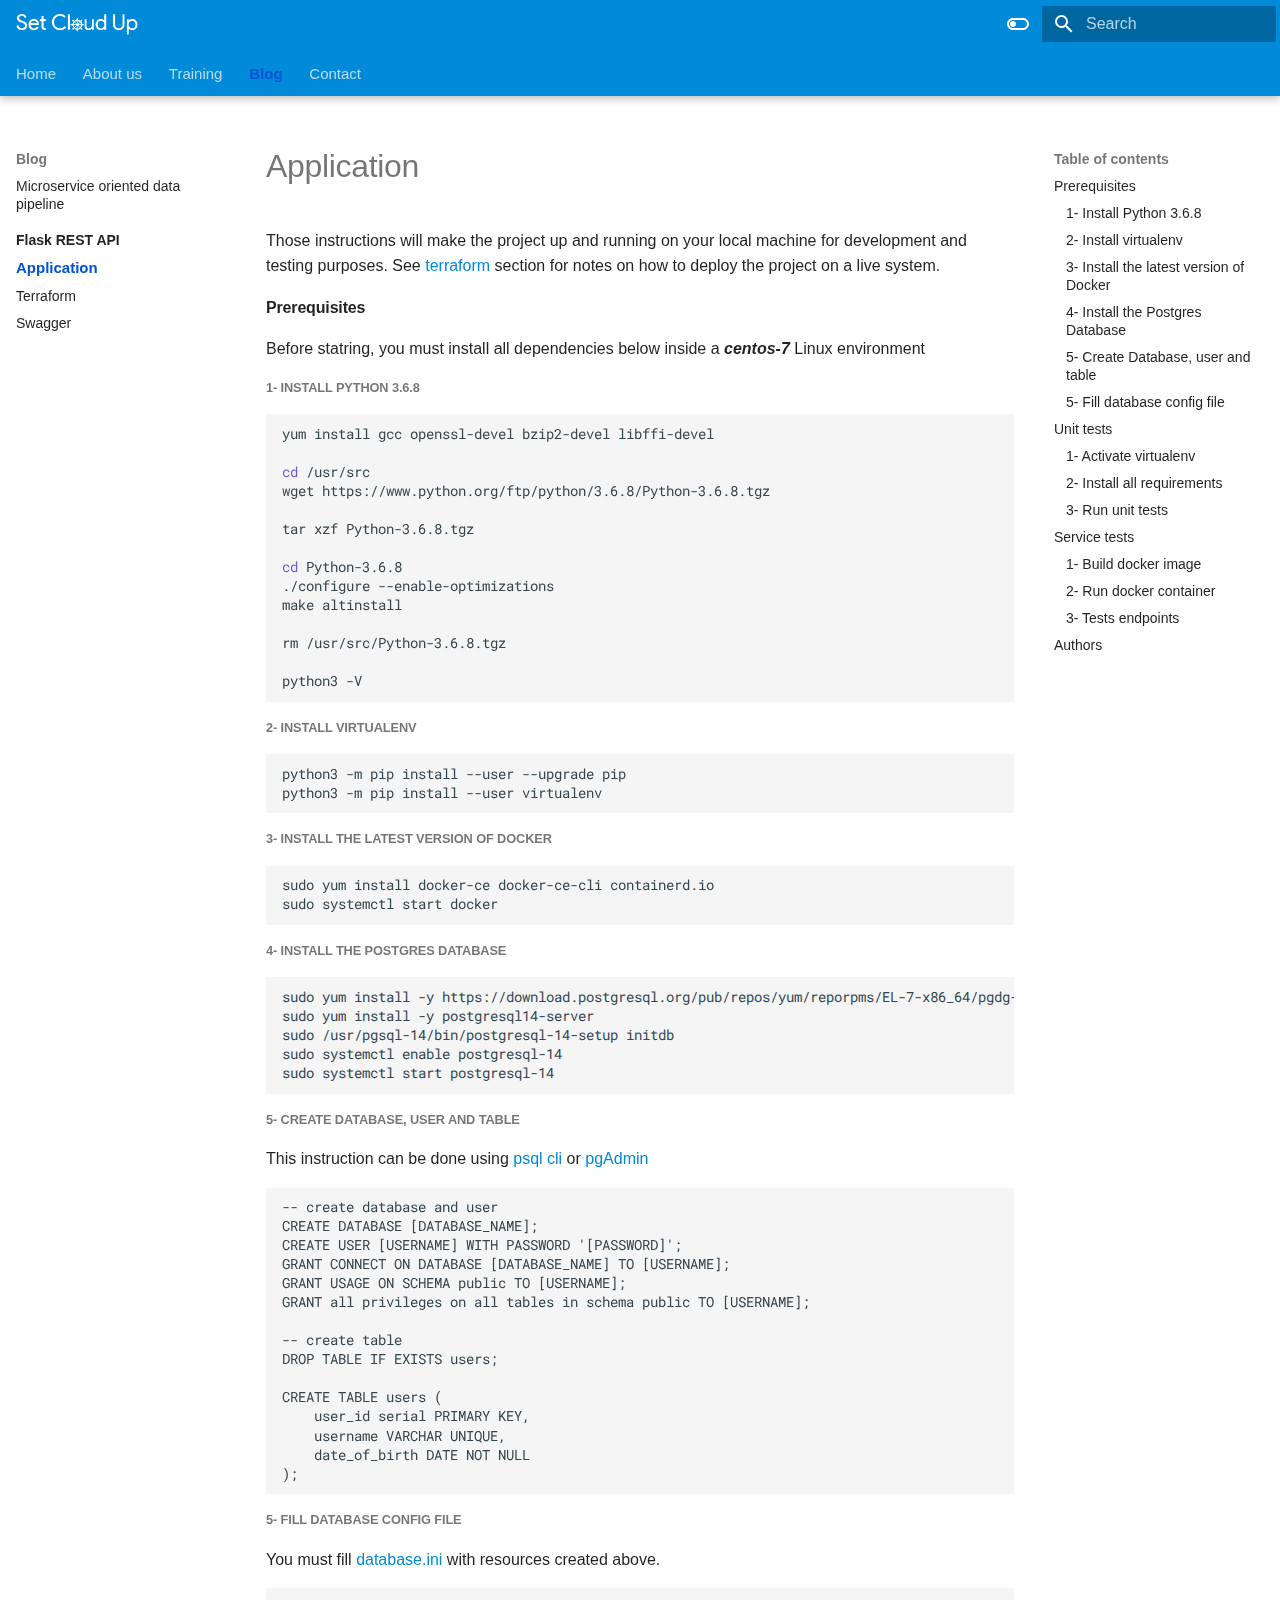
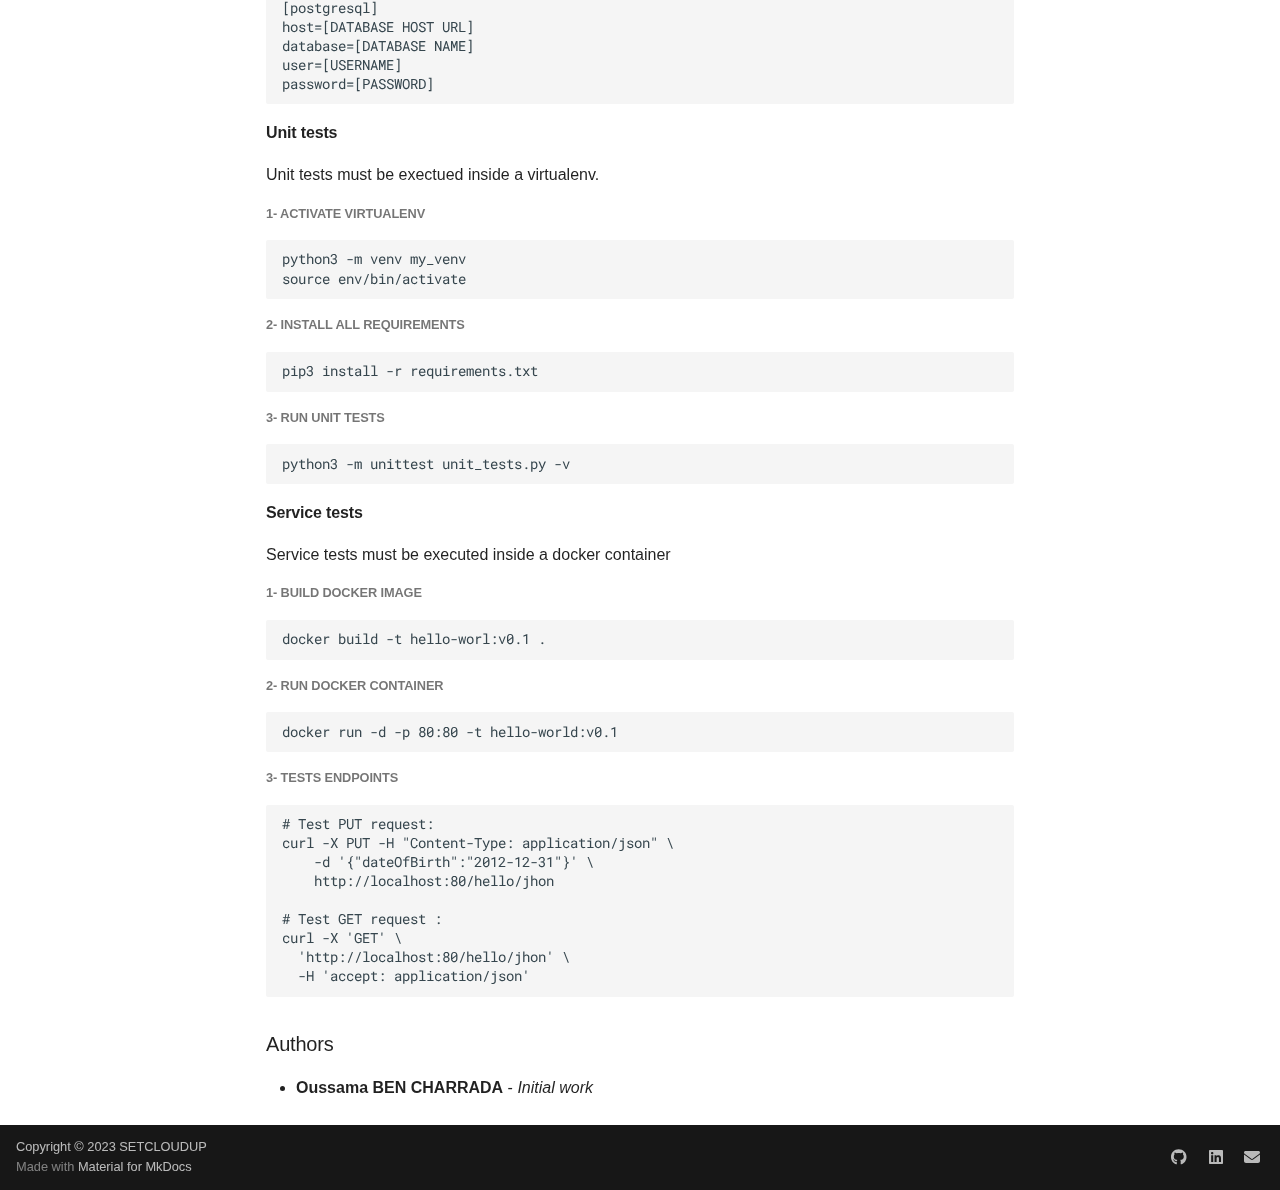
<file: blog/rest-api/app/index.html>
<!doctype html>
<html lang="en" class="no-js">
  <head>
    
      <meta charset="utf-8">
      <meta name="viewport" content="width=device-width,initial-scale=1">
      
        <meta name="description" content="Set Cloud Up website.">
      
      
      
      
        <link rel="prev" href="../">
      
      
        <link rel="next" href="../terraform/">
      
      <link rel="icon" href="../../../assets/favicon.png">
      <meta name="generator" content="mkdocs-1.4.2, mkdocs-material-9.0.4">
    
    
      
        <title>Application - </title>
      
    
    
      <link rel="stylesheet" href="../../../assets/stylesheets/main.9c788c91.min.css">
      
        
        <link rel="stylesheet" href="../../../assets/stylesheets/palette.2505c338.min.css">
      
      

    
    
    
      
        
        
        <link rel="preconnect" href="https://fonts.gstatic.com" crossorigin>
        <link rel="stylesheet" href="https://fonts.googleapis.com/css?family=Product+Sans:300,300i,400,400i,700,700i%7CRoboto+Mono:400,400i,700,700i&display=fallback">
        <style>:root{--md-text-font:"Product Sans";--md-code-font:"Roboto Mono"}</style>
      
    
    
      <link rel="stylesheet" href="../../../stylesheets/extra.css">
    
    <script>__md_scope=new URL("../../..",location),__md_hash=e=>[...e].reduce((e,_)=>(e<<5)-e+_.charCodeAt(0),0),__md_get=(e,_=localStorage,t=__md_scope)=>JSON.parse(_.getItem(t.pathname+"."+e)),__md_set=(e,_,t=localStorage,a=__md_scope)=>{try{t.setItem(a.pathname+"."+e,JSON.stringify(_))}catch(e){}}</script>
    
      

    
    
    
  </head>
  
  
    
    
      
    
    
    
    
    <body dir="ltr" data-md-color-scheme="default" data-md-color-primary="" data-md-color-accent="">
  
    
    
      <script>var palette=__md_get("__palette");if(palette&&"object"==typeof palette.color)for(var key of Object.keys(palette.color))document.body.setAttribute("data-md-color-"+key,palette.color[key])</script>
    
    <input class="md-toggle" data-md-toggle="drawer" type="checkbox" id="__drawer" autocomplete="off">
    <input class="md-toggle" data-md-toggle="search" type="checkbox" id="__search" autocomplete="off">
    <label class="md-overlay" for="__drawer"></label>
    <div data-md-component="skip">
      
        
        <a href="#prerequisites" class="md-skip">
          Skip to content
        </a>
      
    </div>
    <div data-md-component="announce">
      
    </div>
    
    
      

  

<header class="md-header md-header--lifted" data-md-component="header">
  <nav class="md-header__inner md-grid" aria-label="Header">
    <a href="../../.." title="" class="md-header__button md-logo" aria-label="" data-md-component="logo">
      
  <img src="../../../assets/white-logo.png" alt="logo">

    </a>
    <label class="md-header__button md-icon" for="__drawer">
      <svg xmlns="http://www.w3.org/2000/svg" viewBox="0 0 24 24"><path d="M3 6h18v2H3V6m0 5h18v2H3v-2m0 5h18v2H3v-2Z"/></svg>
    </label>
    <div class="md-header__title" data-md-component="header-title">
      <div class="md-header__ellipsis">
        <div class="md-header__topic">
          <span class="md-ellipsis">
            
          </span>
        </div>
        <div class="md-header__topic" data-md-component="header-topic">
          <span class="md-ellipsis">
            
              Application
            
          </span>
        </div>
      </div>
    </div>
    
      <form class="md-header__option" data-md-component="palette">
        
          
          <input class="md-option" data-md-color-media="(prefers-color-scheme: light)" data-md-color-scheme="default" data-md-color-primary="" data-md-color-accent=""  aria-label="Switch to dark mode"  type="radio" name="__palette" id="__palette_1">
          
            <label class="md-header__button md-icon" title="Switch to dark mode" for="__palette_2" hidden>
              <svg xmlns="http://www.w3.org/2000/svg" viewBox="0 0 24 24"><path d="M17 6H7c-3.31 0-6 2.69-6 6s2.69 6 6 6h10c3.31 0 6-2.69 6-6s-2.69-6-6-6zm0 10H7c-2.21 0-4-1.79-4-4s1.79-4 4-4h10c2.21 0 4 1.79 4 4s-1.79 4-4 4zM7 9c-1.66 0-3 1.34-3 3s1.34 3 3 3 3-1.34 3-3-1.34-3-3-3z"/></svg>
            </label>
          
        
          
          <input class="md-option" data-md-color-media="(prefers-color-scheme: dark)" data-md-color-scheme="slate" data-md-color-primary="" data-md-color-accent=""  aria-label="Switch to light mode"  type="radio" name="__palette" id="__palette_2">
          
            <label class="md-header__button md-icon" title="Switch to light mode" for="__palette_1" hidden>
              <svg xmlns="http://www.w3.org/2000/svg" viewBox="0 0 24 24"><path d="M17 7H7a5 5 0 0 0-5 5 5 5 0 0 0 5 5h10a5 5 0 0 0 5-5 5 5 0 0 0-5-5m0 8a3 3 0 0 1-3-3 3 3 0 0 1 3-3 3 3 0 0 1 3 3 3 3 0 0 1-3 3Z"/></svg>
            </label>
          
        
      </form>
    
    
    
      <label class="md-header__button md-icon" for="__search">
        <svg xmlns="http://www.w3.org/2000/svg" viewBox="0 0 24 24"><path d="M9.5 3A6.5 6.5 0 0 1 16 9.5c0 1.61-.59 3.09-1.56 4.23l.27.27h.79l5 5-1.5 1.5-5-5v-.79l-.27-.27A6.516 6.516 0 0 1 9.5 16 6.5 6.5 0 0 1 3 9.5 6.5 6.5 0 0 1 9.5 3m0 2C7 5 5 7 5 9.5S7 14 9.5 14 14 12 14 9.5 12 5 9.5 5Z"/></svg>
      </label>
      <div class="md-search" data-md-component="search" role="dialog">
  <label class="md-search__overlay" for="__search"></label>
  <div class="md-search__inner" role="search">
    <form class="md-search__form" name="search">
      <input type="text" class="md-search__input" name="query" aria-label="Search" placeholder="Search" autocapitalize="off" autocorrect="off" autocomplete="off" spellcheck="false" data-md-component="search-query" required>
      <label class="md-search__icon md-icon" for="__search">
        <svg xmlns="http://www.w3.org/2000/svg" viewBox="0 0 24 24"><path d="M9.5 3A6.5 6.5 0 0 1 16 9.5c0 1.61-.59 3.09-1.56 4.23l.27.27h.79l5 5-1.5 1.5-5-5v-.79l-.27-.27A6.516 6.516 0 0 1 9.5 16 6.5 6.5 0 0 1 3 9.5 6.5 6.5 0 0 1 9.5 3m0 2C7 5 5 7 5 9.5S7 14 9.5 14 14 12 14 9.5 12 5 9.5 5Z"/></svg>
        <svg xmlns="http://www.w3.org/2000/svg" viewBox="0 0 24 24"><path d="M20 11v2H8l5.5 5.5-1.42 1.42L4.16 12l7.92-7.92L13.5 5.5 8 11h12Z"/></svg>
      </label>
      <nav class="md-search__options" aria-label="Search">
        
          <a href="javascript:void(0)" class="md-search__icon md-icon" title="Share" aria-label="Share" data-clipboard data-clipboard-text="" data-md-component="search-share" tabindex="-1">
            <svg xmlns="http://www.w3.org/2000/svg" viewBox="0 0 24 24"><path d="M18 16.08c-.76 0-1.44.3-1.96.77L8.91 12.7c.05-.23.09-.46.09-.7 0-.24-.04-.47-.09-.7l7.05-4.11c.54.5 1.25.81 2.04.81a3 3 0 0 0 3-3 3 3 0 0 0-3-3 3 3 0 0 0-3 3c0 .24.04.47.09.7L8.04 9.81C7.5 9.31 6.79 9 6 9a3 3 0 0 0-3 3 3 3 0 0 0 3 3c.79 0 1.5-.31 2.04-.81l7.12 4.15c-.05.21-.08.43-.08.66 0 1.61 1.31 2.91 2.92 2.91 1.61 0 2.92-1.3 2.92-2.91A2.92 2.92 0 0 0 18 16.08Z"/></svg>
          </a>
        
        <button type="reset" class="md-search__icon md-icon" title="Clear" aria-label="Clear" tabindex="-1">
          <svg xmlns="http://www.w3.org/2000/svg" viewBox="0 0 24 24"><path d="M19 6.41 17.59 5 12 10.59 6.41 5 5 6.41 10.59 12 5 17.59 6.41 19 12 13.41 17.59 19 19 17.59 13.41 12 19 6.41Z"/></svg>
        </button>
      </nav>
      
        <div class="md-search__suggest" data-md-component="search-suggest"></div>
      
    </form>
    <div class="md-search__output">
      <div class="md-search__scrollwrap" data-md-scrollfix>
        <div class="md-search-result" data-md-component="search-result">
          <div class="md-search-result__meta">
            Initializing search
          </div>
          <ol class="md-search-result__list"></ol>
        </div>
      </div>
    </div>
  </div>
</div>
    
    
  </nav>
  
    
      
<nav class="md-tabs" aria-label="Tabs" data-md-component="tabs">
  <div class="md-tabs__inner md-grid">
    <ul class="md-tabs__list">
      
        
  
  


  <li class="md-tabs__item">
    <a href="../../.." class="md-tabs__link">
      Home
    </a>
  </li>

      
        
  
  


  <li class="md-tabs__item">
    <a href="../../../about-us/" class="md-tabs__link">
      About us
    </a>
  </li>

      
        
  
  


  
  
  
    <li class="md-tabs__item">
      <a href="../../../training/training-catalog/" class="md-tabs__link">
        Training
      </a>
    </li>
  

      
        
  
  
    
  


  
  
  
    <li class="md-tabs__item">
      <a href="../../microservice-etl/" class="md-tabs__link md-tabs__link--active">
        Blog
      </a>
    </li>
  

      
        
  
  


  <li class="md-tabs__item">
    <a href="../../../contact/" class="md-tabs__link">
      Contact
    </a>
  </li>

      
    </ul>
  </div>
</nav>
    
  
</header>
    
    <div class="md-container" data-md-component="container">
      
      
        
      
      <main class="md-main" data-md-component="main">
        <div class="md-main__inner md-grid">
          
            
              
              <div class="md-sidebar md-sidebar--primary" data-md-component="sidebar" data-md-type="navigation" >
                <div class="md-sidebar__scrollwrap">
                  <div class="md-sidebar__inner">
                    

  


<nav class="md-nav md-nav--primary md-nav--lifted" aria-label="Navigation" data-md-level="0">
  <label class="md-nav__title" for="__drawer">
    <a href="../../.." title="" class="md-nav__button md-logo" aria-label="" data-md-component="logo">
      
  <img src="../../../assets/white-logo.png" alt="logo">

    </a>
    
  </label>
  
  <ul class="md-nav__list" data-md-scrollfix>
    
      
      
      

  
  
  
    <li class="md-nav__item">
      <a href="../../.." class="md-nav__link">
        Home
      </a>
    </li>
  

    
      
      
      

  
  
  
    <li class="md-nav__item">
      <a href="../../../about-us/" class="md-nav__link">
        About us
      </a>
    </li>
  

    
      
      
      

  
  
  
    
    <li class="md-nav__item md-nav__item--nested">
      
      
      
      
        
      
      <input class="md-nav__toggle md-toggle md-toggle--indeterminate" data-md-toggle="__nav_3" type="checkbox" id="__nav_3" >
      
      
        
          
        
          
        
      
      
        <label class="md-nav__link" for="__nav_3" tabindex="0" aria-expanded="false">
          Training
          <span class="md-nav__icon md-icon"></span>
        </label>
      
      <nav class="md-nav" aria-label="Training" data-md-level="1">
        <label class="md-nav__title" for="__nav_3">
          <span class="md-nav__icon md-icon"></span>
          Training
        </label>
        <ul class="md-nav__list" data-md-scrollfix>
          
            
              
  
  
  
    <li class="md-nav__item">
      <a href="../../../training/training-catalog/" class="md-nav__link">
        Training catalog
      </a>
    </li>
  

            
          
            
              
  
  
  
    
      
    
    <li class="md-nav__item md-nav__item--section md-nav__item--nested">
      
      
      
      
        
      
      <input class="md-nav__toggle md-toggle md-toggle--indeterminate" data-md-toggle="__nav_3_2" type="checkbox" id="__nav_3_2" >
      
      
        
          
        
          
        
      
      
        <label class="md-nav__link" for="__nav_3_2" tabindex="0" aria-expanded="false">
          Kubernetes
          <span class="md-nav__icon md-icon"></span>
        </label>
      
      <nav class="md-nav" aria-label="Kubernetes" data-md-level="2">
        <label class="md-nav__title" for="__nav_3_2">
          <span class="md-nav__icon md-icon"></span>
          Kubernetes
        </label>
        <ul class="md-nav__list" data-md-scrollfix>
          
            
              
  
  
  
    <li class="md-nav__item">
      <a href="../../../training/kubernetes/k8s-getting-started/" class="md-nav__link">
        Kubernetes getting started
      </a>
    </li>
  

            
          
            
              
  
  
  
    <li class="md-nav__item">
      <a href="../../../training/kubernetes/k8s-advanced/" class="md-nav__link">
        Kubernetes advanced
      </a>
    </li>
  

            
          
        </ul>
      </nav>
    </li>
  

            
          
        </ul>
      </nav>
    </li>
  

    
      
      
      

  
  
    
  
  
    
    <li class="md-nav__item md-nav__item--active md-nav__item--nested">
      
      
      
      
      <input class="md-nav__toggle md-toggle " data-md-toggle="__nav_4" type="checkbox" id="__nav_4" checked>
      
      
        
          
        
          
        
      
      
        <label class="md-nav__link" for="__nav_4" tabindex="0" aria-expanded="true">
          Blog
          <span class="md-nav__icon md-icon"></span>
        </label>
      
      <nav class="md-nav" aria-label="Blog" data-md-level="1">
        <label class="md-nav__title" for="__nav_4">
          <span class="md-nav__icon md-icon"></span>
          Blog
        </label>
        <ul class="md-nav__list" data-md-scrollfix>
          
            
              
  
  
  
    <li class="md-nav__item">
      <a href="../../microservice-etl/" class="md-nav__link">
        Microservice oriented data pipeline
      </a>
    </li>
  

            
          
            
              
  
  
    
  
  
    
      
    
    <li class="md-nav__item md-nav__item--active md-nav__item--section md-nav__item--nested">
      
      
      
      
      <input class="md-nav__toggle md-toggle " data-md-toggle="__nav_4_2" type="checkbox" id="__nav_4_2" checked>
      
      
        
          
            
          
        
          
        
          
        
          
        
      
      
        
        
        <div class="md-nav__link md-nav__link--index ">
          <a href="../">Flask REST API</a>
          
            <label for="__nav_4_2">
              <span class="md-nav__icon md-icon"></span>
            </label>
          
        </div>
      
      <nav class="md-nav" aria-label="Flask REST API" data-md-level="2">
        <label class="md-nav__title" for="__nav_4_2">
          <span class="md-nav__icon md-icon"></span>
          Flask REST API
        </label>
        <ul class="md-nav__list" data-md-scrollfix>
          
            
          
            
              
  
  
    
  
  
    <li class="md-nav__item md-nav__item--active">
      
      <input class="md-nav__toggle md-toggle" data-md-toggle="toc" type="checkbox" id="__toc">
      
      
      
        <label class="md-nav__link md-nav__link--active" for="__toc">
          Application
          <span class="md-nav__icon md-icon"></span>
        </label>
      
      <a href="./" class="md-nav__link md-nav__link--active">
        Application
      </a>
      
        

<nav class="md-nav md-nav--secondary" aria-label="Table of contents">
  
  
  
  
    <label class="md-nav__title" for="__toc">
      <span class="md-nav__icon md-icon"></span>
      Table of contents
    </label>
    <ul class="md-nav__list" data-md-component="toc" data-md-scrollfix>
      
        <li class="md-nav__item">
  <a href="#prerequisites" class="md-nav__link">
    Prerequisites
  </a>
  
    <nav class="md-nav" aria-label="Prerequisites">
      <ul class="md-nav__list">
        
          <li class="md-nav__item">
  <a href="#1-install-python-368" class="md-nav__link">
    1- Install Python 3.6.8
  </a>
  
</li>
        
          <li class="md-nav__item">
  <a href="#2-install-virtualenv" class="md-nav__link">
    2- Install virtualenv
  </a>
  
</li>
        
          <li class="md-nav__item">
  <a href="#3-install-the-latest-version-of-docker" class="md-nav__link">
    3- Install the latest version of Docker
  </a>
  
</li>
        
          <li class="md-nav__item">
  <a href="#4-install-the-postgres-database" class="md-nav__link">
    4- Install the Postgres Database
  </a>
  
</li>
        
          <li class="md-nav__item">
  <a href="#5-create-database-user-and-table" class="md-nav__link">
    5- Create Database, user and table
  </a>
  
</li>
        
          <li class="md-nav__item">
  <a href="#5-fill-database-config-file" class="md-nav__link">
    5- Fill database config file
  </a>
  
</li>
        
      </ul>
    </nav>
  
</li>
      
        <li class="md-nav__item">
  <a href="#unit-tests" class="md-nav__link">
    Unit tests
  </a>
  
    <nav class="md-nav" aria-label="Unit tests">
      <ul class="md-nav__list">
        
          <li class="md-nav__item">
  <a href="#1-activate-virtualenv" class="md-nav__link">
    1- Activate virtualenv
  </a>
  
</li>
        
          <li class="md-nav__item">
  <a href="#2-install-all-requirements" class="md-nav__link">
    2- Install all requirements
  </a>
  
</li>
        
          <li class="md-nav__item">
  <a href="#3-run-unit-tests" class="md-nav__link">
    3- Run unit tests
  </a>
  
</li>
        
      </ul>
    </nav>
  
</li>
      
        <li class="md-nav__item">
  <a href="#service-tests" class="md-nav__link">
    Service tests
  </a>
  
    <nav class="md-nav" aria-label="Service tests">
      <ul class="md-nav__list">
        
          <li class="md-nav__item">
  <a href="#1-build-docker-image" class="md-nav__link">
    1- Build docker image
  </a>
  
</li>
        
          <li class="md-nav__item">
  <a href="#2-run-docker-container" class="md-nav__link">
    2- Run docker container
  </a>
  
</li>
        
          <li class="md-nav__item">
  <a href="#3-tests-endpoints" class="md-nav__link">
    3- Tests endpoints
  </a>
  
</li>
        
      </ul>
    </nav>
  
</li>
      
        <li class="md-nav__item">
  <a href="#authors" class="md-nav__link">
    Authors
  </a>
  
</li>
      
    </ul>
  
</nav>
      
    </li>
  

            
          
            
              
  
  
  
    <li class="md-nav__item">
      <a href="../terraform/" class="md-nav__link">
        Terraform
      </a>
    </li>
  

            
          
            
              
  
  
  
    <li class="md-nav__item">
      <a href="../swagger/" class="md-nav__link">
        Swagger
      </a>
    </li>
  

            
          
        </ul>
      </nav>
    </li>
  

            
          
        </ul>
      </nav>
    </li>
  

    
      
      
      

  
  
  
    <li class="md-nav__item">
      <a href="../../../contact/" class="md-nav__link">
        Contact
      </a>
    </li>
  

    
  </ul>
</nav>
                  </div>
                </div>
              </div>
            
            
              
              <div class="md-sidebar md-sidebar--secondary" data-md-component="sidebar" data-md-type="toc" >
                <div class="md-sidebar__scrollwrap">
                  <div class="md-sidebar__inner">
                    

<nav class="md-nav md-nav--secondary" aria-label="Table of contents">
  
  
  
  
    <label class="md-nav__title" for="__toc">
      <span class="md-nav__icon md-icon"></span>
      Table of contents
    </label>
    <ul class="md-nav__list" data-md-component="toc" data-md-scrollfix>
      
        <li class="md-nav__item">
  <a href="#prerequisites" class="md-nav__link">
    Prerequisites
  </a>
  
    <nav class="md-nav" aria-label="Prerequisites">
      <ul class="md-nav__list">
        
          <li class="md-nav__item">
  <a href="#1-install-python-368" class="md-nav__link">
    1- Install Python 3.6.8
  </a>
  
</li>
        
          <li class="md-nav__item">
  <a href="#2-install-virtualenv" class="md-nav__link">
    2- Install virtualenv
  </a>
  
</li>
        
          <li class="md-nav__item">
  <a href="#3-install-the-latest-version-of-docker" class="md-nav__link">
    3- Install the latest version of Docker
  </a>
  
</li>
        
          <li class="md-nav__item">
  <a href="#4-install-the-postgres-database" class="md-nav__link">
    4- Install the Postgres Database
  </a>
  
</li>
        
          <li class="md-nav__item">
  <a href="#5-create-database-user-and-table" class="md-nav__link">
    5- Create Database, user and table
  </a>
  
</li>
        
          <li class="md-nav__item">
  <a href="#5-fill-database-config-file" class="md-nav__link">
    5- Fill database config file
  </a>
  
</li>
        
      </ul>
    </nav>
  
</li>
      
        <li class="md-nav__item">
  <a href="#unit-tests" class="md-nav__link">
    Unit tests
  </a>
  
    <nav class="md-nav" aria-label="Unit tests">
      <ul class="md-nav__list">
        
          <li class="md-nav__item">
  <a href="#1-activate-virtualenv" class="md-nav__link">
    1- Activate virtualenv
  </a>
  
</li>
        
          <li class="md-nav__item">
  <a href="#2-install-all-requirements" class="md-nav__link">
    2- Install all requirements
  </a>
  
</li>
        
          <li class="md-nav__item">
  <a href="#3-run-unit-tests" class="md-nav__link">
    3- Run unit tests
  </a>
  
</li>
        
      </ul>
    </nav>
  
</li>
      
        <li class="md-nav__item">
  <a href="#service-tests" class="md-nav__link">
    Service tests
  </a>
  
    <nav class="md-nav" aria-label="Service tests">
      <ul class="md-nav__list">
        
          <li class="md-nav__item">
  <a href="#1-build-docker-image" class="md-nav__link">
    1- Build docker image
  </a>
  
</li>
        
          <li class="md-nav__item">
  <a href="#2-run-docker-container" class="md-nav__link">
    2- Run docker container
  </a>
  
</li>
        
          <li class="md-nav__item">
  <a href="#3-tests-endpoints" class="md-nav__link">
    3- Tests endpoints
  </a>
  
</li>
        
      </ul>
    </nav>
  
</li>
      
        <li class="md-nav__item">
  <a href="#authors" class="md-nav__link">
    Authors
  </a>
  
</li>
      
    </ul>
  
</nav>
                  </div>
                </div>
              </div>
            
          
          
            <div class="md-content" data-md-component="content">
              <article class="md-content__inner md-typeset">
                
                  



  <h1>Application</h1>

<p>Those instructions will make the project up and running on your local machine for development and testing purposes. 
See <a href="../terraform">terraform</a> section for notes on how to deploy the project on a live system.</p>
<h4 id="prerequisites">Prerequisites<a class="headerlink" href="#prerequisites" title="Permanent link">&para;</a></h4>
<p>Before statring, you must install all dependencies below inside a <strong><em>centos-7</em></strong> Linux environment</p>
<h5 id="1-install-python-368">1- Install Python 3.6.8<a class="headerlink" href="#1-install-python-368" title="Permanent link">&para;</a></h5>
<div class="highlight"><pre><span></span><code><a id="__codelineno-0-1" name="__codelineno-0-1" href="#__codelineno-0-1"></a>yum<span class="w"> </span>install<span class="w"> </span>gcc<span class="w"> </span>openssl-devel<span class="w"> </span>bzip2-devel<span class="w"> </span>libffi-devel
<a id="__codelineno-0-2" name="__codelineno-0-2" href="#__codelineno-0-2"></a>
<a id="__codelineno-0-3" name="__codelineno-0-3" href="#__codelineno-0-3"></a><span class="nb">cd</span><span class="w"> </span>/usr/src
<a id="__codelineno-0-4" name="__codelineno-0-4" href="#__codelineno-0-4"></a>wget<span class="w"> </span>https://www.python.org/ftp/python/3.6.8/Python-3.6.8.tgz
<a id="__codelineno-0-5" name="__codelineno-0-5" href="#__codelineno-0-5"></a>
<a id="__codelineno-0-6" name="__codelineno-0-6" href="#__codelineno-0-6"></a>tar<span class="w"> </span>xzf<span class="w"> </span>Python-3.6.8.tgz
<a id="__codelineno-0-7" name="__codelineno-0-7" href="#__codelineno-0-7"></a>
<a id="__codelineno-0-8" name="__codelineno-0-8" href="#__codelineno-0-8"></a><span class="nb">cd</span><span class="w"> </span>Python-3.6.8
<a id="__codelineno-0-9" name="__codelineno-0-9" href="#__codelineno-0-9"></a>./configure<span class="w"> </span>--enable-optimizations
<a id="__codelineno-0-10" name="__codelineno-0-10" href="#__codelineno-0-10"></a>make<span class="w"> </span>altinstall
<a id="__codelineno-0-11" name="__codelineno-0-11" href="#__codelineno-0-11"></a>
<a id="__codelineno-0-12" name="__codelineno-0-12" href="#__codelineno-0-12"></a>rm<span class="w"> </span>/usr/src/Python-3.6.8.tgz
<a id="__codelineno-0-13" name="__codelineno-0-13" href="#__codelineno-0-13"></a>
<a id="__codelineno-0-14" name="__codelineno-0-14" href="#__codelineno-0-14"></a>python3<span class="w"> </span>-V
</code></pre></div>
<h5 id="2-install-virtualenv">2- Install virtualenv<a class="headerlink" href="#2-install-virtualenv" title="Permanent link">&para;</a></h5>
<div class="highlight"><pre><span></span><code><a id="__codelineno-1-1" name="__codelineno-1-1" href="#__codelineno-1-1"></a>python3 -m pip install --user --upgrade pip
<a id="__codelineno-1-2" name="__codelineno-1-2" href="#__codelineno-1-2"></a>python3 -m pip install --user virtualenv
</code></pre></div>
<h5 id="3-install-the-latest-version-of-docker">3- Install the latest version of Docker<a class="headerlink" href="#3-install-the-latest-version-of-docker" title="Permanent link">&para;</a></h5>
<div class="highlight"><pre><span></span><code><a id="__codelineno-2-1" name="__codelineno-2-1" href="#__codelineno-2-1"></a>sudo yum install docker-ce docker-ce-cli containerd.io
<a id="__codelineno-2-2" name="__codelineno-2-2" href="#__codelineno-2-2"></a>sudo systemctl start docker
</code></pre></div>
<h5 id="4-install-the-postgres-database">4- Install the Postgres Database<a class="headerlink" href="#4-install-the-postgres-database" title="Permanent link">&para;</a></h5>
<div class="highlight"><pre><span></span><code><a id="__codelineno-3-1" name="__codelineno-3-1" href="#__codelineno-3-1"></a>sudo yum install -y https://download.postgresql.org/pub/repos/yum/reporpms/EL-7-x86_64/pgdg-redhat-repo-latest.noarch.rpm
<a id="__codelineno-3-2" name="__codelineno-3-2" href="#__codelineno-3-2"></a>sudo yum install -y postgresql14-server
<a id="__codelineno-3-3" name="__codelineno-3-3" href="#__codelineno-3-3"></a>sudo /usr/pgsql-14/bin/postgresql-14-setup initdb
<a id="__codelineno-3-4" name="__codelineno-3-4" href="#__codelineno-3-4"></a>sudo systemctl enable postgresql-14
<a id="__codelineno-3-5" name="__codelineno-3-5" href="#__codelineno-3-5"></a>sudo systemctl start postgresql-14
</code></pre></div>
<h5 id="5-create-database-user-and-table">5- Create Database, user and table<a class="headerlink" href="#5-create-database-user-and-table" title="Permanent link">&para;</a></h5>
<p>This instruction can be done using <a href="https://docs.postgresql.fr/10/app-psql.html">psql cli</a> or <a href="https://www.pgadmin.org/">pgAdmin</a>
<div class="highlight"><pre><span></span><code><a id="__codelineno-4-1" name="__codelineno-4-1" href="#__codelineno-4-1"></a>-- create database and user
<a id="__codelineno-4-2" name="__codelineno-4-2" href="#__codelineno-4-2"></a>CREATE DATABASE [DATABASE_NAME];
<a id="__codelineno-4-3" name="__codelineno-4-3" href="#__codelineno-4-3"></a>CREATE USER [USERNAME] WITH PASSWORD &#39;[PASSWORD]&#39;;
<a id="__codelineno-4-4" name="__codelineno-4-4" href="#__codelineno-4-4"></a>GRANT CONNECT ON DATABASE [DATABASE_NAME] TO [USERNAME];
<a id="__codelineno-4-5" name="__codelineno-4-5" href="#__codelineno-4-5"></a>GRANT USAGE ON SCHEMA public TO [USERNAME];
<a id="__codelineno-4-6" name="__codelineno-4-6" href="#__codelineno-4-6"></a>GRANT all privileges on all tables in schema public TO [USERNAME];
<a id="__codelineno-4-7" name="__codelineno-4-7" href="#__codelineno-4-7"></a>
<a id="__codelineno-4-8" name="__codelineno-4-8" href="#__codelineno-4-8"></a>-- create table
<a id="__codelineno-4-9" name="__codelineno-4-9" href="#__codelineno-4-9"></a>DROP TABLE IF EXISTS users;
<a id="__codelineno-4-10" name="__codelineno-4-10" href="#__codelineno-4-10"></a>
<a id="__codelineno-4-11" name="__codelineno-4-11" href="#__codelineno-4-11"></a>CREATE TABLE users (
<a id="__codelineno-4-12" name="__codelineno-4-12" href="#__codelineno-4-12"></a>    user_id serial PRIMARY KEY,
<a id="__codelineno-4-13" name="__codelineno-4-13" href="#__codelineno-4-13"></a>    username VARCHAR UNIQUE,
<a id="__codelineno-4-14" name="__codelineno-4-14" href="#__codelineno-4-14"></a>    date_of_birth DATE NOT NULL
<a id="__codelineno-4-15" name="__codelineno-4-15" href="#__codelineno-4-15"></a>);
</code></pre></div></p>
<h5 id="5-fill-database-config-file">5- Fill database config file<a class="headerlink" href="#5-fill-database-config-file" title="Permanent link">&para;</a></h5>
<p>You must fill <a href="https://github.com/Oussama-bch/hello-world/blob/main/application/database.ini">database.ini</a> with resources created above.
<div class="highlight"><pre><span></span><code><a id="__codelineno-5-1" name="__codelineno-5-1" href="#__codelineno-5-1"></a>[postgresql]
<a id="__codelineno-5-2" name="__codelineno-5-2" href="#__codelineno-5-2"></a>host=[DATABASE HOST URL]
<a id="__codelineno-5-3" name="__codelineno-5-3" href="#__codelineno-5-3"></a>database=[DATABASE NAME]
<a id="__codelineno-5-4" name="__codelineno-5-4" href="#__codelineno-5-4"></a>user=[USERNAME]
<a id="__codelineno-5-5" name="__codelineno-5-5" href="#__codelineno-5-5"></a>password=[PASSWORD]
</code></pre></div></p>
<h4 id="unit-tests">Unit tests<a class="headerlink" href="#unit-tests" title="Permanent link">&para;</a></h4>
<p>Unit tests must be exectued inside a virtualenv.</p>
<h5 id="1-activate-virtualenv">1- Activate virtualenv<a class="headerlink" href="#1-activate-virtualenv" title="Permanent link">&para;</a></h5>
<div class="highlight"><pre><span></span><code><a id="__codelineno-6-1" name="__codelineno-6-1" href="#__codelineno-6-1"></a>python3 -m venv my_venv
<a id="__codelineno-6-2" name="__codelineno-6-2" href="#__codelineno-6-2"></a>source env/bin/activate
</code></pre></div>
<h5 id="2-install-all-requirements">2- Install all requirements<a class="headerlink" href="#2-install-all-requirements" title="Permanent link">&para;</a></h5>
<div class="highlight"><pre><span></span><code><a id="__codelineno-7-1" name="__codelineno-7-1" href="#__codelineno-7-1"></a>pip3 install -r requirements.txt
</code></pre></div>
<h5 id="3-run-unit-tests">3- Run unit tests<a class="headerlink" href="#3-run-unit-tests" title="Permanent link">&para;</a></h5>
<div class="highlight"><pre><span></span><code><a id="__codelineno-8-1" name="__codelineno-8-1" href="#__codelineno-8-1"></a>python3 -m unittest unit_tests.py -v
</code></pre></div>
<h4 id="service-tests">Service tests<a class="headerlink" href="#service-tests" title="Permanent link">&para;</a></h4>
<p>Service tests must be executed inside a docker container</p>
<h5 id="1-build-docker-image">1- Build docker image<a class="headerlink" href="#1-build-docker-image" title="Permanent link">&para;</a></h5>
<div class="highlight"><pre><span></span><code><a id="__codelineno-9-1" name="__codelineno-9-1" href="#__codelineno-9-1"></a>docker build -t hello-worl:v0.1 .
</code></pre></div>
<h5 id="2-run-docker-container">2- Run docker container<a class="headerlink" href="#2-run-docker-container" title="Permanent link">&para;</a></h5>
<div class="highlight"><pre><span></span><code><a id="__codelineno-10-1" name="__codelineno-10-1" href="#__codelineno-10-1"></a>docker run -d -p 80:80 -t hello-world:v0.1
</code></pre></div>
<h5 id="3-tests-endpoints">3- Tests endpoints<a class="headerlink" href="#3-tests-endpoints" title="Permanent link">&para;</a></h5>
<div class="highlight"><pre><span></span><code><a id="__codelineno-11-1" name="__codelineno-11-1" href="#__codelineno-11-1"></a># Test PUT request:
<a id="__codelineno-11-2" name="__codelineno-11-2" href="#__codelineno-11-2"></a>curl -X PUT -H &quot;Content-Type: application/json&quot; \
<a id="__codelineno-11-3" name="__codelineno-11-3" href="#__codelineno-11-3"></a>    -d &#39;{&quot;dateOfBirth&quot;:&quot;2012-12-31&quot;}&#39; \ 
<a id="__codelineno-11-4" name="__codelineno-11-4" href="#__codelineno-11-4"></a>    http://localhost:80/hello/jhon
<a id="__codelineno-11-5" name="__codelineno-11-5" href="#__codelineno-11-5"></a>
<a id="__codelineno-11-6" name="__codelineno-11-6" href="#__codelineno-11-6"></a># Test GET request :
<a id="__codelineno-11-7" name="__codelineno-11-7" href="#__codelineno-11-7"></a>curl -X &#39;GET&#39; \
<a id="__codelineno-11-8" name="__codelineno-11-8" href="#__codelineno-11-8"></a>  &#39;http://localhost:80/hello/jhon&#39; \
<a id="__codelineno-11-9" name="__codelineno-11-9" href="#__codelineno-11-9"></a>  -H &#39;accept: application/json&#39;
</code></pre></div>
<h3 id="authors">Authors<a class="headerlink" href="#authors" title="Permanent link">&para;</a></h3>
<ul>
<li><strong>Oussama BEN CHARRADA</strong> - <em>Initial work</em></li>
</ul>





                
              </article>
            </div>
          
          
        </div>
        
          <a href="#" class="md-top md-icon" data-md-component="top" hidden>
            <svg xmlns="http://www.w3.org/2000/svg" viewBox="0 0 24 24"><path d="M13 20h-2V8l-5.5 5.5-1.42-1.42L12 4.16l7.92 7.92-1.42 1.42L13 8v12Z"/></svg>
            Back to top
          </a>
        
      </main>
      
        <footer class="md-footer">
  
  <div class="md-footer-meta md-typeset">
    <div class="md-footer-meta__inner md-grid">
      <div class="md-copyright">
  
    <div class="md-copyright__highlight">
      Copyright &copy; 2023 SETCLOUDUP
    </div>
  
  
    Made with
    <a href="https://squidfunk.github.io/mkdocs-material/" target="_blank" rel="noopener">
      Material for MkDocs
    </a>
  
</div>
      
        <div class="md-social">
  
    
    
      
      
    
    <a href="https://github.com/setcloudup" target="_blank" rel="noopener" title="github.com" class="md-social__link">
      <svg xmlns="http://www.w3.org/2000/svg" viewBox="0 0 496 512"><!--! Font Awesome Free 6.2.1 by @fontawesome - https://fontawesome.com License - https://fontawesome.com/license/free (Icons: CC BY 4.0, Fonts: SIL OFL 1.1, Code: MIT License) Copyright 2022 Fonticons, Inc.--><path d="M165.9 397.4c0 2-2.3 3.6-5.2 3.6-3.3.3-5.6-1.3-5.6-3.6 0-2 2.3-3.6 5.2-3.6 3-.3 5.6 1.3 5.6 3.6zm-31.1-4.5c-.7 2 1.3 4.3 4.3 4.9 2.6 1 5.6 0 6.2-2s-1.3-4.3-4.3-5.2c-2.6-.7-5.5.3-6.2 2.3zm44.2-1.7c-2.9.7-4.9 2.6-4.6 4.9.3 2 2.9 3.3 5.9 2.6 2.9-.7 4.9-2.6 4.6-4.6-.3-1.9-3-3.2-5.9-2.9zM244.8 8C106.1 8 0 113.3 0 252c0 110.9 69.8 205.8 169.5 239.2 12.8 2.3 17.3-5.6 17.3-12.1 0-6.2-.3-40.4-.3-61.4 0 0-70 15-84.7-29.8 0 0-11.4-29.1-27.8-36.6 0 0-22.9-15.7 1.6-15.4 0 0 24.9 2 38.6 25.8 21.9 38.6 58.6 27.5 72.9 20.9 2.3-16 8.8-27.1 16-33.7-55.9-6.2-112.3-14.3-112.3-110.5 0-27.5 7.6-41.3 23.6-58.9-2.6-6.5-11.1-33.3 2.6-67.9 20.9-6.5 69 27 69 27 20-5.6 41.5-8.5 62.8-8.5s42.8 2.9 62.8 8.5c0 0 48.1-33.6 69-27 13.7 34.7 5.2 61.4 2.6 67.9 16 17.7 25.8 31.5 25.8 58.9 0 96.5-58.9 104.2-114.8 110.5 9.2 7.9 17 22.9 17 46.4 0 33.7-.3 75.4-.3 83.6 0 6.5 4.6 14.4 17.3 12.1C428.2 457.8 496 362.9 496 252 496 113.3 383.5 8 244.8 8zM97.2 352.9c-1.3 1-1 3.3.7 5.2 1.6 1.6 3.9 2.3 5.2 1 1.3-1 1-3.3-.7-5.2-1.6-1.6-3.9-2.3-5.2-1zm-10.8-8.1c-.7 1.3.3 2.9 2.3 3.9 1.6 1 3.6.7 4.3-.7.7-1.3-.3-2.9-2.3-3.9-2-.6-3.6-.3-4.3.7zm32.4 35.6c-1.6 1.3-1 4.3 1.3 6.2 2.3 2.3 5.2 2.6 6.5 1 1.3-1.3.7-4.3-1.3-6.2-2.2-2.3-5.2-2.6-6.5-1zm-11.4-14.7c-1.6 1-1.6 3.6 0 5.9 1.6 2.3 4.3 3.3 5.6 2.3 1.6-1.3 1.6-3.9 0-6.2-1.4-2.3-4-3.3-5.6-2z"/></svg>
    </a>
  
    
    
      
      
    
    <a href="https://www.linkedin.com/company/set-cloud-up" target="_blank" rel="noopener" title="www.linkedin.com" class="md-social__link">
      <svg xmlns="http://www.w3.org/2000/svg" viewBox="0 0 448 512"><!--! Font Awesome Free 6.2.1 by @fontawesome - https://fontawesome.com License - https://fontawesome.com/license/free (Icons: CC BY 4.0, Fonts: SIL OFL 1.1, Code: MIT License) Copyright 2022 Fonticons, Inc.--><path d="M416 32H31.9C14.3 32 0 46.5 0 64.3v383.4C0 465.5 14.3 480 31.9 480H416c17.6 0 32-14.5 32-32.3V64.3c0-17.8-14.4-32.3-32-32.3zM135.4 416H69V202.2h66.5V416zm-33.2-243c-21.3 0-38.5-17.3-38.5-38.5S80.9 96 102.2 96c21.2 0 38.5 17.3 38.5 38.5 0 21.3-17.2 38.5-38.5 38.5zm282.1 243h-66.4V312c0-24.8-.5-56.7-34.5-56.7-34.6 0-39.9 27-39.9 54.9V416h-66.4V202.2h63.7v29.2h.9c8.9-16.8 30.6-34.5 62.9-34.5 67.2 0 79.7 44.3 79.7 101.9V416z"/></svg>
    </a>
  
    
    
    <a href="mailto:oussama.bencharrada@setcloudup.com" target="_blank" rel="noopener" title="" class="md-social__link">
      <svg xmlns="http://www.w3.org/2000/svg" viewBox="0 0 512 512"><!--! Font Awesome Free 6.2.1 by @fontawesome - https://fontawesome.com License - https://fontawesome.com/license/free (Icons: CC BY 4.0, Fonts: SIL OFL 1.1, Code: MIT License) Copyright 2022 Fonticons, Inc.--><path d="M48 64C21.5 64 0 85.5 0 112c0 15.1 7.1 29.3 19.2 38.4l217.6 163.2c11.4 8.5 27 8.5 38.4 0l217.6-163.2c12.1-9.1 19.2-23.3 19.2-38.4 0-26.5-21.5-48-48-48H48zM0 176v208c0 35.3 28.7 64 64 64h384c35.3 0 64-28.7 64-64V176L294.4 339.2a63.9 63.9 0 0 1-76.8 0L0 176z"/></svg>
    </a>
  
</div>
      
    </div>
  </div>
</footer>
      
    </div>
    <div class="md-dialog" data-md-component="dialog">
      <div class="md-dialog__inner md-typeset"></div>
    </div>
    
    <script id="__config" type="application/json">{"base": "../../..", "features": ["content.code.annotate", "content.tooltips", "navigation.indexes", "navigation.sections", "navigation.tabs", "navigation.tabs.sticky", "navigation.top", "navigation.tracking", "navigation.expand", "search.highlight", "search.share", "search.suggest", "toc.follow"], "search": "../../../assets/javascripts/workers/search.e5c33ebb.min.js", "translations": {"clipboard.copied": "Copied to clipboard", "clipboard.copy": "Copy to clipboard", "search.result.more.one": "1 more on this page", "search.result.more.other": "# more on this page", "search.result.none": "No matching documents", "search.result.one": "1 matching document", "search.result.other": "# matching documents", "search.result.placeholder": "Type to start searching", "search.result.term.missing": "Missing", "select.version": "Select version"}}</script>
    
    
      <script src="../../../assets/javascripts/bundle.ba449ae6.min.js"></script>
      
    
  </body>
</html>
</file>
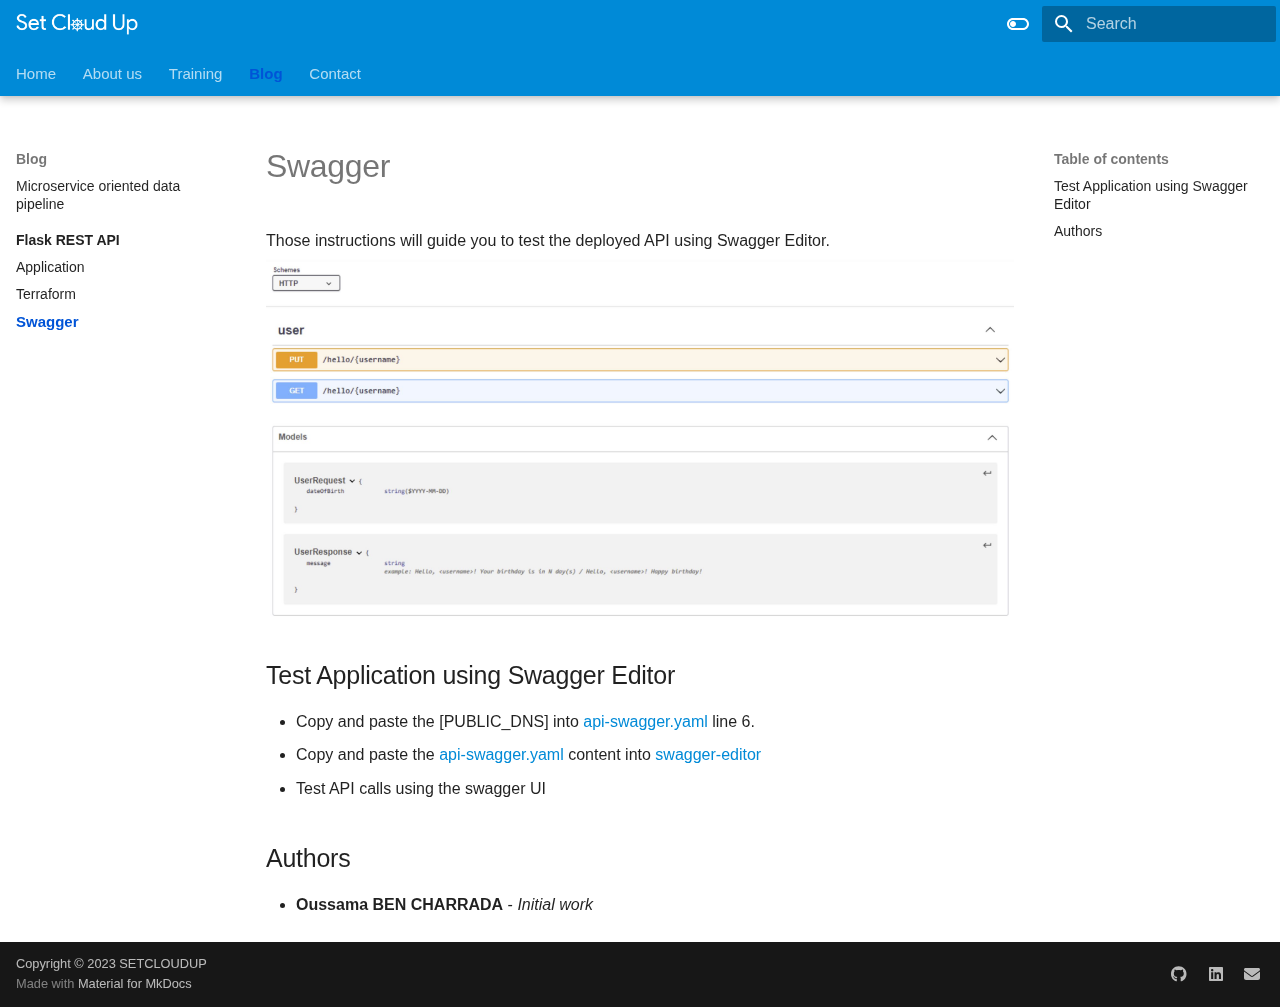
<file: blog/rest-api/swagger/index.html>
<!doctype html>
<html lang="en" class="no-js">
  <head>
    
      <meta charset="utf-8">
      <meta name="viewport" content="width=device-width,initial-scale=1">
      
        <meta name="description" content="Set Cloud Up website.">
      
      
      
      
        <link rel="prev" href="../terraform/">
      
      
        <link rel="next" href="../../../contact/">
      
      <link rel="icon" href="../../../assets/favicon.png">
      <meta name="generator" content="mkdocs-1.4.2, mkdocs-material-9.0.4">
    
    
      
        <title>Swagger - </title>
      
    
    
      <link rel="stylesheet" href="../../../assets/stylesheets/main.9c788c91.min.css">
      
        
        <link rel="stylesheet" href="../../../assets/stylesheets/palette.2505c338.min.css">
      
      

    
    
    
      
        
        
        <link rel="preconnect" href="https://fonts.gstatic.com" crossorigin>
        <link rel="stylesheet" href="https://fonts.googleapis.com/css?family=Product+Sans:300,300i,400,400i,700,700i%7CRoboto+Mono:400,400i,700,700i&display=fallback">
        <style>:root{--md-text-font:"Product Sans";--md-code-font:"Roboto Mono"}</style>
      
    
    
      <link rel="stylesheet" href="../../../stylesheets/extra.css">
    
    <script>__md_scope=new URL("../../..",location),__md_hash=e=>[...e].reduce((e,_)=>(e<<5)-e+_.charCodeAt(0),0),__md_get=(e,_=localStorage,t=__md_scope)=>JSON.parse(_.getItem(t.pathname+"."+e)),__md_set=(e,_,t=localStorage,a=__md_scope)=>{try{t.setItem(a.pathname+"."+e,JSON.stringify(_))}catch(e){}}</script>
    
      

    
    
    
  </head>
  
  
    
    
      
    
    
    
    
    <body dir="ltr" data-md-color-scheme="default" data-md-color-primary="" data-md-color-accent="">
  
    
    
      <script>var palette=__md_get("__palette");if(palette&&"object"==typeof palette.color)for(var key of Object.keys(palette.color))document.body.setAttribute("data-md-color-"+key,palette.color[key])</script>
    
    <input class="md-toggle" data-md-toggle="drawer" type="checkbox" id="__drawer" autocomplete="off">
    <input class="md-toggle" data-md-toggle="search" type="checkbox" id="__search" autocomplete="off">
    <label class="md-overlay" for="__drawer"></label>
    <div data-md-component="skip">
      
        
        <a href="#test-application-using-swagger-editor" class="md-skip">
          Skip to content
        </a>
      
    </div>
    <div data-md-component="announce">
      
    </div>
    
    
      

  

<header class="md-header md-header--lifted" data-md-component="header">
  <nav class="md-header__inner md-grid" aria-label="Header">
    <a href="../../.." title="" class="md-header__button md-logo" aria-label="" data-md-component="logo">
      
  <img src="../../../assets/white-logo.png" alt="logo">

    </a>
    <label class="md-header__button md-icon" for="__drawer">
      <svg xmlns="http://www.w3.org/2000/svg" viewBox="0 0 24 24"><path d="M3 6h18v2H3V6m0 5h18v2H3v-2m0 5h18v2H3v-2Z"/></svg>
    </label>
    <div class="md-header__title" data-md-component="header-title">
      <div class="md-header__ellipsis">
        <div class="md-header__topic">
          <span class="md-ellipsis">
            
          </span>
        </div>
        <div class="md-header__topic" data-md-component="header-topic">
          <span class="md-ellipsis">
            
              Swagger
            
          </span>
        </div>
      </div>
    </div>
    
      <form class="md-header__option" data-md-component="palette">
        
          
          <input class="md-option" data-md-color-media="(prefers-color-scheme: light)" data-md-color-scheme="default" data-md-color-primary="" data-md-color-accent=""  aria-label="Switch to dark mode"  type="radio" name="__palette" id="__palette_1">
          
            <label class="md-header__button md-icon" title="Switch to dark mode" for="__palette_2" hidden>
              <svg xmlns="http://www.w3.org/2000/svg" viewBox="0 0 24 24"><path d="M17 6H7c-3.31 0-6 2.69-6 6s2.69 6 6 6h10c3.31 0 6-2.69 6-6s-2.69-6-6-6zm0 10H7c-2.21 0-4-1.79-4-4s1.79-4 4-4h10c2.21 0 4 1.79 4 4s-1.79 4-4 4zM7 9c-1.66 0-3 1.34-3 3s1.34 3 3 3 3-1.34 3-3-1.34-3-3-3z"/></svg>
            </label>
          
        
          
          <input class="md-option" data-md-color-media="(prefers-color-scheme: dark)" data-md-color-scheme="slate" data-md-color-primary="" data-md-color-accent=""  aria-label="Switch to light mode"  type="radio" name="__palette" id="__palette_2">
          
            <label class="md-header__button md-icon" title="Switch to light mode" for="__palette_1" hidden>
              <svg xmlns="http://www.w3.org/2000/svg" viewBox="0 0 24 24"><path d="M17 7H7a5 5 0 0 0-5 5 5 5 0 0 0 5 5h10a5 5 0 0 0 5-5 5 5 0 0 0-5-5m0 8a3 3 0 0 1-3-3 3 3 0 0 1 3-3 3 3 0 0 1 3 3 3 3 0 0 1-3 3Z"/></svg>
            </label>
          
        
      </form>
    
    
    
      <label class="md-header__button md-icon" for="__search">
        <svg xmlns="http://www.w3.org/2000/svg" viewBox="0 0 24 24"><path d="M9.5 3A6.5 6.5 0 0 1 16 9.5c0 1.61-.59 3.09-1.56 4.23l.27.27h.79l5 5-1.5 1.5-5-5v-.79l-.27-.27A6.516 6.516 0 0 1 9.5 16 6.5 6.5 0 0 1 3 9.5 6.5 6.5 0 0 1 9.5 3m0 2C7 5 5 7 5 9.5S7 14 9.5 14 14 12 14 9.5 12 5 9.5 5Z"/></svg>
      </label>
      <div class="md-search" data-md-component="search" role="dialog">
  <label class="md-search__overlay" for="__search"></label>
  <div class="md-search__inner" role="search">
    <form class="md-search__form" name="search">
      <input type="text" class="md-search__input" name="query" aria-label="Search" placeholder="Search" autocapitalize="off" autocorrect="off" autocomplete="off" spellcheck="false" data-md-component="search-query" required>
      <label class="md-search__icon md-icon" for="__search">
        <svg xmlns="http://www.w3.org/2000/svg" viewBox="0 0 24 24"><path d="M9.5 3A6.5 6.5 0 0 1 16 9.5c0 1.61-.59 3.09-1.56 4.23l.27.27h.79l5 5-1.5 1.5-5-5v-.79l-.27-.27A6.516 6.516 0 0 1 9.5 16 6.5 6.5 0 0 1 3 9.5 6.5 6.5 0 0 1 9.5 3m0 2C7 5 5 7 5 9.5S7 14 9.5 14 14 12 14 9.5 12 5 9.5 5Z"/></svg>
        <svg xmlns="http://www.w3.org/2000/svg" viewBox="0 0 24 24"><path d="M20 11v2H8l5.5 5.5-1.42 1.42L4.16 12l7.92-7.92L13.5 5.5 8 11h12Z"/></svg>
      </label>
      <nav class="md-search__options" aria-label="Search">
        
          <a href="javascript:void(0)" class="md-search__icon md-icon" title="Share" aria-label="Share" data-clipboard data-clipboard-text="" data-md-component="search-share" tabindex="-1">
            <svg xmlns="http://www.w3.org/2000/svg" viewBox="0 0 24 24"><path d="M18 16.08c-.76 0-1.44.3-1.96.77L8.91 12.7c.05-.23.09-.46.09-.7 0-.24-.04-.47-.09-.7l7.05-4.11c.54.5 1.25.81 2.04.81a3 3 0 0 0 3-3 3 3 0 0 0-3-3 3 3 0 0 0-3 3c0 .24.04.47.09.7L8.04 9.81C7.5 9.31 6.79 9 6 9a3 3 0 0 0-3 3 3 3 0 0 0 3 3c.79 0 1.5-.31 2.04-.81l7.12 4.15c-.05.21-.08.43-.08.66 0 1.61 1.31 2.91 2.92 2.91 1.61 0 2.92-1.3 2.92-2.91A2.92 2.92 0 0 0 18 16.08Z"/></svg>
          </a>
        
        <button type="reset" class="md-search__icon md-icon" title="Clear" aria-label="Clear" tabindex="-1">
          <svg xmlns="http://www.w3.org/2000/svg" viewBox="0 0 24 24"><path d="M19 6.41 17.59 5 12 10.59 6.41 5 5 6.41 10.59 12 5 17.59 6.41 19 12 13.41 17.59 19 19 17.59 13.41 12 19 6.41Z"/></svg>
        </button>
      </nav>
      
        <div class="md-search__suggest" data-md-component="search-suggest"></div>
      
    </form>
    <div class="md-search__output">
      <div class="md-search__scrollwrap" data-md-scrollfix>
        <div class="md-search-result" data-md-component="search-result">
          <div class="md-search-result__meta">
            Initializing search
          </div>
          <ol class="md-search-result__list"></ol>
        </div>
      </div>
    </div>
  </div>
</div>
    
    
  </nav>
  
    
      
<nav class="md-tabs" aria-label="Tabs" data-md-component="tabs">
  <div class="md-tabs__inner md-grid">
    <ul class="md-tabs__list">
      
        
  
  


  <li class="md-tabs__item">
    <a href="../../.." class="md-tabs__link">
      Home
    </a>
  </li>

      
        
  
  


  <li class="md-tabs__item">
    <a href="../../../about-us/" class="md-tabs__link">
      About us
    </a>
  </li>

      
        
  
  


  
  
  
    <li class="md-tabs__item">
      <a href="../../../training/training-catalog/" class="md-tabs__link">
        Training
      </a>
    </li>
  

      
        
  
  
    
  


  
  
  
    <li class="md-tabs__item">
      <a href="../../microservice-etl/" class="md-tabs__link md-tabs__link--active">
        Blog
      </a>
    </li>
  

      
        
  
  


  <li class="md-tabs__item">
    <a href="../../../contact/" class="md-tabs__link">
      Contact
    </a>
  </li>

      
    </ul>
  </div>
</nav>
    
  
</header>
    
    <div class="md-container" data-md-component="container">
      
      
        
      
      <main class="md-main" data-md-component="main">
        <div class="md-main__inner md-grid">
          
            
              
              <div class="md-sidebar md-sidebar--primary" data-md-component="sidebar" data-md-type="navigation" >
                <div class="md-sidebar__scrollwrap">
                  <div class="md-sidebar__inner">
                    

  


<nav class="md-nav md-nav--primary md-nav--lifted" aria-label="Navigation" data-md-level="0">
  <label class="md-nav__title" for="__drawer">
    <a href="../../.." title="" class="md-nav__button md-logo" aria-label="" data-md-component="logo">
      
  <img src="../../../assets/white-logo.png" alt="logo">

    </a>
    
  </label>
  
  <ul class="md-nav__list" data-md-scrollfix>
    
      
      
      

  
  
  
    <li class="md-nav__item">
      <a href="../../.." class="md-nav__link">
        Home
      </a>
    </li>
  

    
      
      
      

  
  
  
    <li class="md-nav__item">
      <a href="../../../about-us/" class="md-nav__link">
        About us
      </a>
    </li>
  

    
      
      
      

  
  
  
    
    <li class="md-nav__item md-nav__item--nested">
      
      
      
      
        
      
      <input class="md-nav__toggle md-toggle md-toggle--indeterminate" data-md-toggle="__nav_3" type="checkbox" id="__nav_3" >
      
      
        
          
        
          
        
      
      
        <label class="md-nav__link" for="__nav_3" tabindex="0" aria-expanded="false">
          Training
          <span class="md-nav__icon md-icon"></span>
        </label>
      
      <nav class="md-nav" aria-label="Training" data-md-level="1">
        <label class="md-nav__title" for="__nav_3">
          <span class="md-nav__icon md-icon"></span>
          Training
        </label>
        <ul class="md-nav__list" data-md-scrollfix>
          
            
              
  
  
  
    <li class="md-nav__item">
      <a href="../../../training/training-catalog/" class="md-nav__link">
        Training catalog
      </a>
    </li>
  

            
          
            
              
  
  
  
    
      
    
    <li class="md-nav__item md-nav__item--section md-nav__item--nested">
      
      
      
      
        
      
      <input class="md-nav__toggle md-toggle md-toggle--indeterminate" data-md-toggle="__nav_3_2" type="checkbox" id="__nav_3_2" >
      
      
        
          
        
          
        
      
      
        <label class="md-nav__link" for="__nav_3_2" tabindex="0" aria-expanded="false">
          Kubernetes
          <span class="md-nav__icon md-icon"></span>
        </label>
      
      <nav class="md-nav" aria-label="Kubernetes" data-md-level="2">
        <label class="md-nav__title" for="__nav_3_2">
          <span class="md-nav__icon md-icon"></span>
          Kubernetes
        </label>
        <ul class="md-nav__list" data-md-scrollfix>
          
            
              
  
  
  
    <li class="md-nav__item">
      <a href="../../../training/kubernetes/k8s-getting-started/" class="md-nav__link">
        Kubernetes getting started
      </a>
    </li>
  

            
          
            
              
  
  
  
    <li class="md-nav__item">
      <a href="../../../training/kubernetes/k8s-advanced/" class="md-nav__link">
        Kubernetes advanced
      </a>
    </li>
  

            
          
        </ul>
      </nav>
    </li>
  

            
          
        </ul>
      </nav>
    </li>
  

    
      
      
      

  
  
    
  
  
    
    <li class="md-nav__item md-nav__item--active md-nav__item--nested">
      
      
      
      
      <input class="md-nav__toggle md-toggle " data-md-toggle="__nav_4" type="checkbox" id="__nav_4" checked>
      
      
        
          
        
          
        
      
      
        <label class="md-nav__link" for="__nav_4" tabindex="0" aria-expanded="true">
          Blog
          <span class="md-nav__icon md-icon"></span>
        </label>
      
      <nav class="md-nav" aria-label="Blog" data-md-level="1">
        <label class="md-nav__title" for="__nav_4">
          <span class="md-nav__icon md-icon"></span>
          Blog
        </label>
        <ul class="md-nav__list" data-md-scrollfix>
          
            
              
  
  
  
    <li class="md-nav__item">
      <a href="../../microservice-etl/" class="md-nav__link">
        Microservice oriented data pipeline
      </a>
    </li>
  

            
          
            
              
  
  
    
  
  
    
      
    
    <li class="md-nav__item md-nav__item--active md-nav__item--section md-nav__item--nested">
      
      
      
      
      <input class="md-nav__toggle md-toggle " data-md-toggle="__nav_4_2" type="checkbox" id="__nav_4_2" checked>
      
      
        
          
            
          
        
          
        
          
        
          
        
      
      
        
        
        <div class="md-nav__link md-nav__link--index ">
          <a href="../">Flask REST API</a>
          
            <label for="__nav_4_2">
              <span class="md-nav__icon md-icon"></span>
            </label>
          
        </div>
      
      <nav class="md-nav" aria-label="Flask REST API" data-md-level="2">
        <label class="md-nav__title" for="__nav_4_2">
          <span class="md-nav__icon md-icon"></span>
          Flask REST API
        </label>
        <ul class="md-nav__list" data-md-scrollfix>
          
            
          
            
              
  
  
  
    <li class="md-nav__item">
      <a href="../app/" class="md-nav__link">
        Application
      </a>
    </li>
  

            
          
            
              
  
  
  
    <li class="md-nav__item">
      <a href="../terraform/" class="md-nav__link">
        Terraform
      </a>
    </li>
  

            
          
            
              
  
  
    
  
  
    <li class="md-nav__item md-nav__item--active">
      
      <input class="md-nav__toggle md-toggle" data-md-toggle="toc" type="checkbox" id="__toc">
      
      
      
        <label class="md-nav__link md-nav__link--active" for="__toc">
          Swagger
          <span class="md-nav__icon md-icon"></span>
        </label>
      
      <a href="./" class="md-nav__link md-nav__link--active">
        Swagger
      </a>
      
        

<nav class="md-nav md-nav--secondary" aria-label="Table of contents">
  
  
  
  
    <label class="md-nav__title" for="__toc">
      <span class="md-nav__icon md-icon"></span>
      Table of contents
    </label>
    <ul class="md-nav__list" data-md-component="toc" data-md-scrollfix>
      
        <li class="md-nav__item">
  <a href="#test-application-using-swagger-editor" class="md-nav__link">
    Test Application using Swagger Editor
  </a>
  
</li>
      
        <li class="md-nav__item">
  <a href="#authors" class="md-nav__link">
    Authors
  </a>
  
</li>
      
    </ul>
  
</nav>
      
    </li>
  

            
          
        </ul>
      </nav>
    </li>
  

            
          
        </ul>
      </nav>
    </li>
  

    
      
      
      

  
  
  
    <li class="md-nav__item">
      <a href="../../../contact/" class="md-nav__link">
        Contact
      </a>
    </li>
  

    
  </ul>
</nav>
                  </div>
                </div>
              </div>
            
            
              
              <div class="md-sidebar md-sidebar--secondary" data-md-component="sidebar" data-md-type="toc" >
                <div class="md-sidebar__scrollwrap">
                  <div class="md-sidebar__inner">
                    

<nav class="md-nav md-nav--secondary" aria-label="Table of contents">
  
  
  
  
    <label class="md-nav__title" for="__toc">
      <span class="md-nav__icon md-icon"></span>
      Table of contents
    </label>
    <ul class="md-nav__list" data-md-component="toc" data-md-scrollfix>
      
        <li class="md-nav__item">
  <a href="#test-application-using-swagger-editor" class="md-nav__link">
    Test Application using Swagger Editor
  </a>
  
</li>
      
        <li class="md-nav__item">
  <a href="#authors" class="md-nav__link">
    Authors
  </a>
  
</li>
      
    </ul>
  
</nav>
                  </div>
                </div>
              </div>
            
          
          
            <div class="md-content" data-md-component="content">
              <article class="md-content__inner md-typeset">
                
                  



  <h1>Swagger</h1>

<p>Those instructions will guide you to test the deployed API using Swagger Editor.
<img align="center" alt="SWAGGER" src="../../../assets/images/blog/rest-api/swagger.JPG" /></p>
<h2 id="test-application-using-swagger-editor">Test Application using Swagger Editor<a class="headerlink" href="#test-application-using-swagger-editor" title="Permanent link">&para;</a></h2>
<ul>
<li>Copy and paste the [PUBLIC_DNS] into <a href="https://github.com/Oussama-bch/hello-world/blob/main/swagger/api-swagger.yaml">api-swagger.yaml</a> line 6.</li>
<li>Copy and paste the <a href="https://github.com/Oussama-bch/hello-world/blob/main/swagger/api-swagger.yaml">api-swagger.yaml</a> content into <a href="https://editor.swagger.io/#">swagger-editor</a></li>
<li>Test API calls using the swagger UI</li>
</ul>
<h2 id="authors">Authors<a class="headerlink" href="#authors" title="Permanent link">&para;</a></h2>
<ul>
<li><strong>Oussama BEN CHARRADA</strong> - <em>Initial work</em></li>
</ul>





                
              </article>
            </div>
          
          
        </div>
        
          <a href="#" class="md-top md-icon" data-md-component="top" hidden>
            <svg xmlns="http://www.w3.org/2000/svg" viewBox="0 0 24 24"><path d="M13 20h-2V8l-5.5 5.5-1.42-1.42L12 4.16l7.92 7.92-1.42 1.42L13 8v12Z"/></svg>
            Back to top
          </a>
        
      </main>
      
        <footer class="md-footer">
  
  <div class="md-footer-meta md-typeset">
    <div class="md-footer-meta__inner md-grid">
      <div class="md-copyright">
  
    <div class="md-copyright__highlight">
      Copyright &copy; 2023 SETCLOUDUP
    </div>
  
  
    Made with
    <a href="https://squidfunk.github.io/mkdocs-material/" target="_blank" rel="noopener">
      Material for MkDocs
    </a>
  
</div>
      
        <div class="md-social">
  
    
    
      
      
    
    <a href="https://github.com/setcloudup" target="_blank" rel="noopener" title="github.com" class="md-social__link">
      <svg xmlns="http://www.w3.org/2000/svg" viewBox="0 0 496 512"><!--! Font Awesome Free 6.2.1 by @fontawesome - https://fontawesome.com License - https://fontawesome.com/license/free (Icons: CC BY 4.0, Fonts: SIL OFL 1.1, Code: MIT License) Copyright 2022 Fonticons, Inc.--><path d="M165.9 397.4c0 2-2.3 3.6-5.2 3.6-3.3.3-5.6-1.3-5.6-3.6 0-2 2.3-3.6 5.2-3.6 3-.3 5.6 1.3 5.6 3.6zm-31.1-4.5c-.7 2 1.3 4.3 4.3 4.9 2.6 1 5.6 0 6.2-2s-1.3-4.3-4.3-5.2c-2.6-.7-5.5.3-6.2 2.3zm44.2-1.7c-2.9.7-4.9 2.6-4.6 4.9.3 2 2.9 3.3 5.9 2.6 2.9-.7 4.9-2.6 4.6-4.6-.3-1.9-3-3.2-5.9-2.9zM244.8 8C106.1 8 0 113.3 0 252c0 110.9 69.8 205.8 169.5 239.2 12.8 2.3 17.3-5.6 17.3-12.1 0-6.2-.3-40.4-.3-61.4 0 0-70 15-84.7-29.8 0 0-11.4-29.1-27.8-36.6 0 0-22.9-15.7 1.6-15.4 0 0 24.9 2 38.6 25.8 21.9 38.6 58.6 27.5 72.9 20.9 2.3-16 8.8-27.1 16-33.7-55.9-6.2-112.3-14.3-112.3-110.5 0-27.5 7.6-41.3 23.6-58.9-2.6-6.5-11.1-33.3 2.6-67.9 20.9-6.5 69 27 69 27 20-5.6 41.5-8.5 62.8-8.5s42.8 2.9 62.8 8.5c0 0 48.1-33.6 69-27 13.7 34.7 5.2 61.4 2.6 67.9 16 17.7 25.8 31.5 25.8 58.9 0 96.5-58.9 104.2-114.8 110.5 9.2 7.9 17 22.9 17 46.4 0 33.7-.3 75.4-.3 83.6 0 6.5 4.6 14.4 17.3 12.1C428.2 457.8 496 362.9 496 252 496 113.3 383.5 8 244.8 8zM97.2 352.9c-1.3 1-1 3.3.7 5.2 1.6 1.6 3.9 2.3 5.2 1 1.3-1 1-3.3-.7-5.2-1.6-1.6-3.9-2.3-5.2-1zm-10.8-8.1c-.7 1.3.3 2.9 2.3 3.9 1.6 1 3.6.7 4.3-.7.7-1.3-.3-2.9-2.3-3.9-2-.6-3.6-.3-4.3.7zm32.4 35.6c-1.6 1.3-1 4.3 1.3 6.2 2.3 2.3 5.2 2.6 6.5 1 1.3-1.3.7-4.3-1.3-6.2-2.2-2.3-5.2-2.6-6.5-1zm-11.4-14.7c-1.6 1-1.6 3.6 0 5.9 1.6 2.3 4.3 3.3 5.6 2.3 1.6-1.3 1.6-3.9 0-6.2-1.4-2.3-4-3.3-5.6-2z"/></svg>
    </a>
  
    
    
      
      
    
    <a href="https://www.linkedin.com/company/set-cloud-up" target="_blank" rel="noopener" title="www.linkedin.com" class="md-social__link">
      <svg xmlns="http://www.w3.org/2000/svg" viewBox="0 0 448 512"><!--! Font Awesome Free 6.2.1 by @fontawesome - https://fontawesome.com License - https://fontawesome.com/license/free (Icons: CC BY 4.0, Fonts: SIL OFL 1.1, Code: MIT License) Copyright 2022 Fonticons, Inc.--><path d="M416 32H31.9C14.3 32 0 46.5 0 64.3v383.4C0 465.5 14.3 480 31.9 480H416c17.6 0 32-14.5 32-32.3V64.3c0-17.8-14.4-32.3-32-32.3zM135.4 416H69V202.2h66.5V416zm-33.2-243c-21.3 0-38.5-17.3-38.5-38.5S80.9 96 102.2 96c21.2 0 38.5 17.3 38.5 38.5 0 21.3-17.2 38.5-38.5 38.5zm282.1 243h-66.4V312c0-24.8-.5-56.7-34.5-56.7-34.6 0-39.9 27-39.9 54.9V416h-66.4V202.2h63.7v29.2h.9c8.9-16.8 30.6-34.5 62.9-34.5 67.2 0 79.7 44.3 79.7 101.9V416z"/></svg>
    </a>
  
    
    
    <a href="mailto:oussama.bencharrada@setcloudup.com" target="_blank" rel="noopener" title="" class="md-social__link">
      <svg xmlns="http://www.w3.org/2000/svg" viewBox="0 0 512 512"><!--! Font Awesome Free 6.2.1 by @fontawesome - https://fontawesome.com License - https://fontawesome.com/license/free (Icons: CC BY 4.0, Fonts: SIL OFL 1.1, Code: MIT License) Copyright 2022 Fonticons, Inc.--><path d="M48 64C21.5 64 0 85.5 0 112c0 15.1 7.1 29.3 19.2 38.4l217.6 163.2c11.4 8.5 27 8.5 38.4 0l217.6-163.2c12.1-9.1 19.2-23.3 19.2-38.4 0-26.5-21.5-48-48-48H48zM0 176v208c0 35.3 28.7 64 64 64h384c35.3 0 64-28.7 64-64V176L294.4 339.2a63.9 63.9 0 0 1-76.8 0L0 176z"/></svg>
    </a>
  
</div>
      
    </div>
  </div>
</footer>
      
    </div>
    <div class="md-dialog" data-md-component="dialog">
      <div class="md-dialog__inner md-typeset"></div>
    </div>
    
    <script id="__config" type="application/json">{"base": "../../..", "features": ["content.code.annotate", "content.tooltips", "navigation.indexes", "navigation.sections", "navigation.tabs", "navigation.tabs.sticky", "navigation.top", "navigation.tracking", "navigation.expand", "search.highlight", "search.share", "search.suggest", "toc.follow"], "search": "../../../assets/javascripts/workers/search.e5c33ebb.min.js", "translations": {"clipboard.copied": "Copied to clipboard", "clipboard.copy": "Copy to clipboard", "search.result.more.one": "1 more on this page", "search.result.more.other": "# more on this page", "search.result.none": "No matching documents", "search.result.one": "1 matching document", "search.result.other": "# matching documents", "search.result.placeholder": "Type to start searching", "search.result.term.missing": "Missing", "select.version": "Select version"}}</script>
    
    
      <script src="../../../assets/javascripts/bundle.ba449ae6.min.js"></script>
      
    
  </body>
</html>
</file>
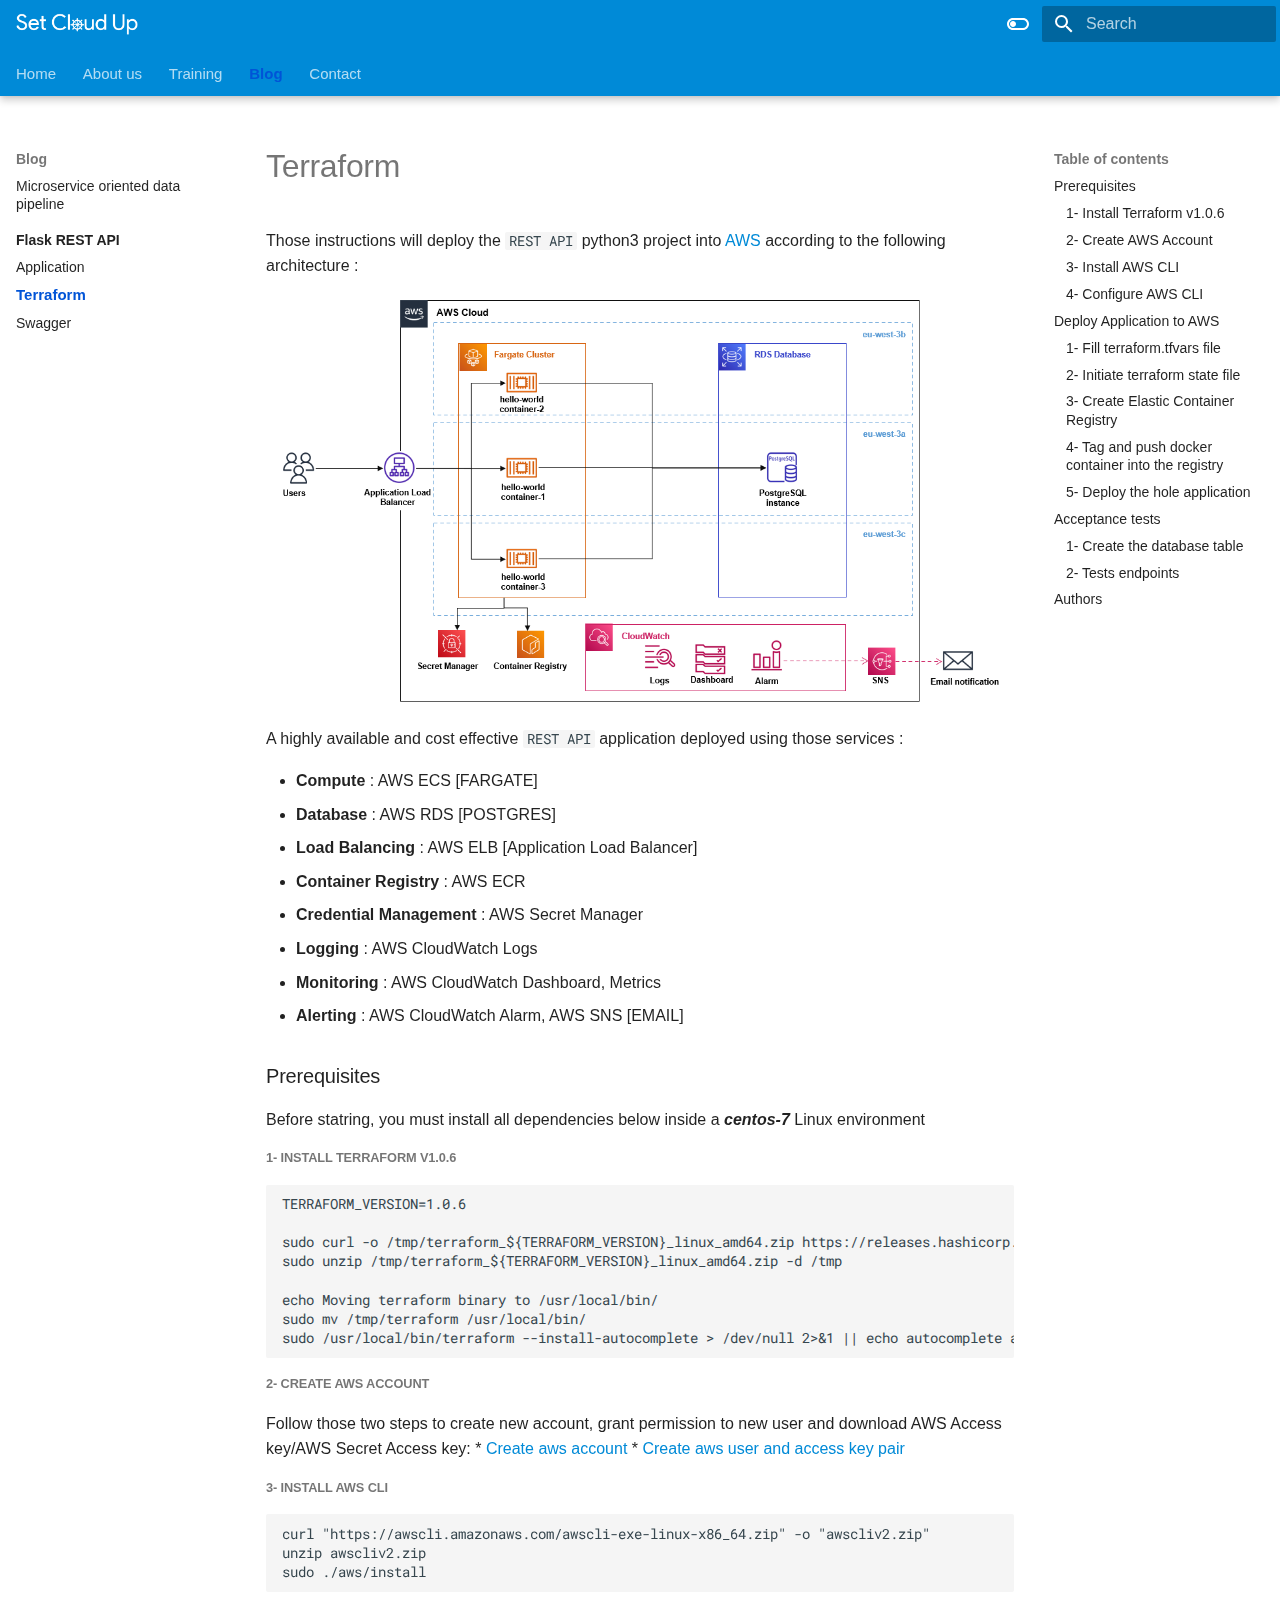
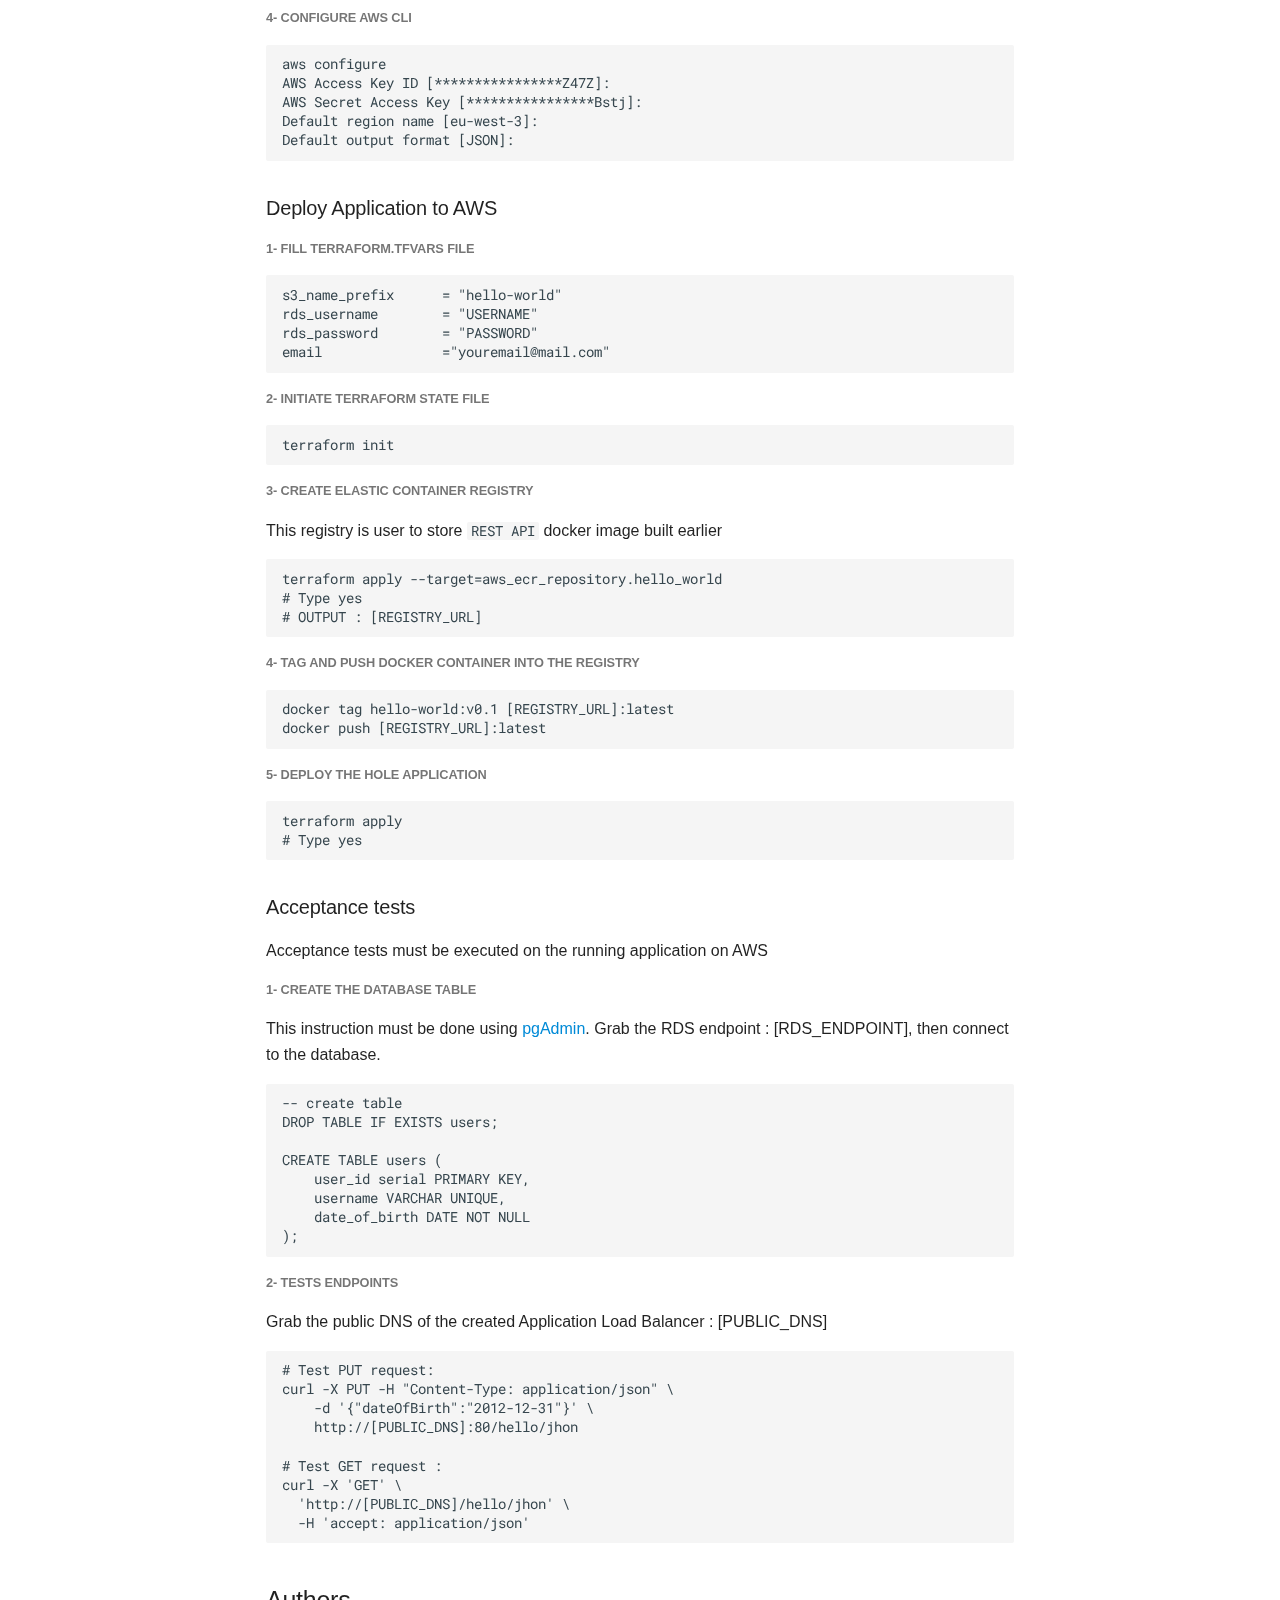
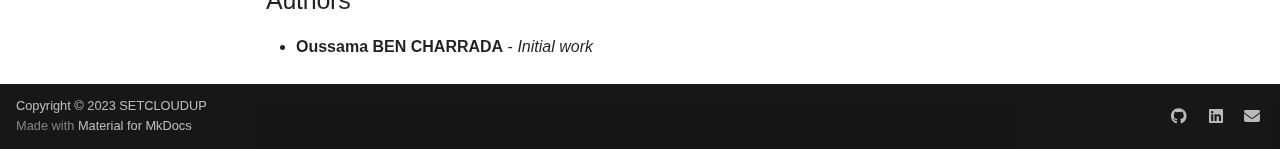
<file: blog/rest-api/terraform/index.html>
<!doctype html>
<html lang="en" class="no-js">
  <head>
    
      <meta charset="utf-8">
      <meta name="viewport" content="width=device-width,initial-scale=1">
      
        <meta name="description" content="Set Cloud Up website.">
      
      
      
      
        <link rel="prev" href="../app/">
      
      
        <link rel="next" href="../swagger/">
      
      <link rel="icon" href="../../../assets/favicon.png">
      <meta name="generator" content="mkdocs-1.4.2, mkdocs-material-9.0.4">
    
    
      
        <title>Terraform - </title>
      
    
    
      <link rel="stylesheet" href="../../../assets/stylesheets/main.9c788c91.min.css">
      
        
        <link rel="stylesheet" href="../../../assets/stylesheets/palette.2505c338.min.css">
      
      

    
    
    
      
        
        
        <link rel="preconnect" href="https://fonts.gstatic.com" crossorigin>
        <link rel="stylesheet" href="https://fonts.googleapis.com/css?family=Product+Sans:300,300i,400,400i,700,700i%7CRoboto+Mono:400,400i,700,700i&display=fallback">
        <style>:root{--md-text-font:"Product Sans";--md-code-font:"Roboto Mono"}</style>
      
    
    
      <link rel="stylesheet" href="../../../stylesheets/extra.css">
    
    <script>__md_scope=new URL("../../..",location),__md_hash=e=>[...e].reduce((e,_)=>(e<<5)-e+_.charCodeAt(0),0),__md_get=(e,_=localStorage,t=__md_scope)=>JSON.parse(_.getItem(t.pathname+"."+e)),__md_set=(e,_,t=localStorage,a=__md_scope)=>{try{t.setItem(a.pathname+"."+e,JSON.stringify(_))}catch(e){}}</script>
    
      

    
    
    
  </head>
  
  
    
    
      
    
    
    
    
    <body dir="ltr" data-md-color-scheme="default" data-md-color-primary="" data-md-color-accent="">
  
    
    
      <script>var palette=__md_get("__palette");if(palette&&"object"==typeof palette.color)for(var key of Object.keys(palette.color))document.body.setAttribute("data-md-color-"+key,palette.color[key])</script>
    
    <input class="md-toggle" data-md-toggle="drawer" type="checkbox" id="__drawer" autocomplete="off">
    <input class="md-toggle" data-md-toggle="search" type="checkbox" id="__search" autocomplete="off">
    <label class="md-overlay" for="__drawer"></label>
    <div data-md-component="skip">
      
        
        <a href="#prerequisites" class="md-skip">
          Skip to content
        </a>
      
    </div>
    <div data-md-component="announce">
      
    </div>
    
    
      

  

<header class="md-header md-header--lifted" data-md-component="header">
  <nav class="md-header__inner md-grid" aria-label="Header">
    <a href="../../.." title="" class="md-header__button md-logo" aria-label="" data-md-component="logo">
      
  <img src="../../../assets/white-logo.png" alt="logo">

    </a>
    <label class="md-header__button md-icon" for="__drawer">
      <svg xmlns="http://www.w3.org/2000/svg" viewBox="0 0 24 24"><path d="M3 6h18v2H3V6m0 5h18v2H3v-2m0 5h18v2H3v-2Z"/></svg>
    </label>
    <div class="md-header__title" data-md-component="header-title">
      <div class="md-header__ellipsis">
        <div class="md-header__topic">
          <span class="md-ellipsis">
            
          </span>
        </div>
        <div class="md-header__topic" data-md-component="header-topic">
          <span class="md-ellipsis">
            
              Terraform
            
          </span>
        </div>
      </div>
    </div>
    
      <form class="md-header__option" data-md-component="palette">
        
          
          <input class="md-option" data-md-color-media="(prefers-color-scheme: light)" data-md-color-scheme="default" data-md-color-primary="" data-md-color-accent=""  aria-label="Switch to dark mode"  type="radio" name="__palette" id="__palette_1">
          
            <label class="md-header__button md-icon" title="Switch to dark mode" for="__palette_2" hidden>
              <svg xmlns="http://www.w3.org/2000/svg" viewBox="0 0 24 24"><path d="M17 6H7c-3.31 0-6 2.69-6 6s2.69 6 6 6h10c3.31 0 6-2.69 6-6s-2.69-6-6-6zm0 10H7c-2.21 0-4-1.79-4-4s1.79-4 4-4h10c2.21 0 4 1.79 4 4s-1.79 4-4 4zM7 9c-1.66 0-3 1.34-3 3s1.34 3 3 3 3-1.34 3-3-1.34-3-3-3z"/></svg>
            </label>
          
        
          
          <input class="md-option" data-md-color-media="(prefers-color-scheme: dark)" data-md-color-scheme="slate" data-md-color-primary="" data-md-color-accent=""  aria-label="Switch to light mode"  type="radio" name="__palette" id="__palette_2">
          
            <label class="md-header__button md-icon" title="Switch to light mode" for="__palette_1" hidden>
              <svg xmlns="http://www.w3.org/2000/svg" viewBox="0 0 24 24"><path d="M17 7H7a5 5 0 0 0-5 5 5 5 0 0 0 5 5h10a5 5 0 0 0 5-5 5 5 0 0 0-5-5m0 8a3 3 0 0 1-3-3 3 3 0 0 1 3-3 3 3 0 0 1 3 3 3 3 0 0 1-3 3Z"/></svg>
            </label>
          
        
      </form>
    
    
    
      <label class="md-header__button md-icon" for="__search">
        <svg xmlns="http://www.w3.org/2000/svg" viewBox="0 0 24 24"><path d="M9.5 3A6.5 6.5 0 0 1 16 9.5c0 1.61-.59 3.09-1.56 4.23l.27.27h.79l5 5-1.5 1.5-5-5v-.79l-.27-.27A6.516 6.516 0 0 1 9.5 16 6.5 6.5 0 0 1 3 9.5 6.5 6.5 0 0 1 9.5 3m0 2C7 5 5 7 5 9.5S7 14 9.5 14 14 12 14 9.5 12 5 9.5 5Z"/></svg>
      </label>
      <div class="md-search" data-md-component="search" role="dialog">
  <label class="md-search__overlay" for="__search"></label>
  <div class="md-search__inner" role="search">
    <form class="md-search__form" name="search">
      <input type="text" class="md-search__input" name="query" aria-label="Search" placeholder="Search" autocapitalize="off" autocorrect="off" autocomplete="off" spellcheck="false" data-md-component="search-query" required>
      <label class="md-search__icon md-icon" for="__search">
        <svg xmlns="http://www.w3.org/2000/svg" viewBox="0 0 24 24"><path d="M9.5 3A6.5 6.5 0 0 1 16 9.5c0 1.61-.59 3.09-1.56 4.23l.27.27h.79l5 5-1.5 1.5-5-5v-.79l-.27-.27A6.516 6.516 0 0 1 9.5 16 6.5 6.5 0 0 1 3 9.5 6.5 6.5 0 0 1 9.5 3m0 2C7 5 5 7 5 9.5S7 14 9.5 14 14 12 14 9.5 12 5 9.5 5Z"/></svg>
        <svg xmlns="http://www.w3.org/2000/svg" viewBox="0 0 24 24"><path d="M20 11v2H8l5.5 5.5-1.42 1.42L4.16 12l7.92-7.92L13.5 5.5 8 11h12Z"/></svg>
      </label>
      <nav class="md-search__options" aria-label="Search">
        
          <a href="javascript:void(0)" class="md-search__icon md-icon" title="Share" aria-label="Share" data-clipboard data-clipboard-text="" data-md-component="search-share" tabindex="-1">
            <svg xmlns="http://www.w3.org/2000/svg" viewBox="0 0 24 24"><path d="M18 16.08c-.76 0-1.44.3-1.96.77L8.91 12.7c.05-.23.09-.46.09-.7 0-.24-.04-.47-.09-.7l7.05-4.11c.54.5 1.25.81 2.04.81a3 3 0 0 0 3-3 3 3 0 0 0-3-3 3 3 0 0 0-3 3c0 .24.04.47.09.7L8.04 9.81C7.5 9.31 6.79 9 6 9a3 3 0 0 0-3 3 3 3 0 0 0 3 3c.79 0 1.5-.31 2.04-.81l7.12 4.15c-.05.21-.08.43-.08.66 0 1.61 1.31 2.91 2.92 2.91 1.61 0 2.92-1.3 2.92-2.91A2.92 2.92 0 0 0 18 16.08Z"/></svg>
          </a>
        
        <button type="reset" class="md-search__icon md-icon" title="Clear" aria-label="Clear" tabindex="-1">
          <svg xmlns="http://www.w3.org/2000/svg" viewBox="0 0 24 24"><path d="M19 6.41 17.59 5 12 10.59 6.41 5 5 6.41 10.59 12 5 17.59 6.41 19 12 13.41 17.59 19 19 17.59 13.41 12 19 6.41Z"/></svg>
        </button>
      </nav>
      
        <div class="md-search__suggest" data-md-component="search-suggest"></div>
      
    </form>
    <div class="md-search__output">
      <div class="md-search__scrollwrap" data-md-scrollfix>
        <div class="md-search-result" data-md-component="search-result">
          <div class="md-search-result__meta">
            Initializing search
          </div>
          <ol class="md-search-result__list"></ol>
        </div>
      </div>
    </div>
  </div>
</div>
    
    
  </nav>
  
    
      
<nav class="md-tabs" aria-label="Tabs" data-md-component="tabs">
  <div class="md-tabs__inner md-grid">
    <ul class="md-tabs__list">
      
        
  
  


  <li class="md-tabs__item">
    <a href="../../.." class="md-tabs__link">
      Home
    </a>
  </li>

      
        
  
  


  <li class="md-tabs__item">
    <a href="../../../about-us/" class="md-tabs__link">
      About us
    </a>
  </li>

      
        
  
  


  
  
  
    <li class="md-tabs__item">
      <a href="../../../training/training-catalog/" class="md-tabs__link">
        Training
      </a>
    </li>
  

      
        
  
  
    
  


  
  
  
    <li class="md-tabs__item">
      <a href="../../microservice-etl/" class="md-tabs__link md-tabs__link--active">
        Blog
      </a>
    </li>
  

      
        
  
  


  <li class="md-tabs__item">
    <a href="../../../contact/" class="md-tabs__link">
      Contact
    </a>
  </li>

      
    </ul>
  </div>
</nav>
    
  
</header>
    
    <div class="md-container" data-md-component="container">
      
      
        
      
      <main class="md-main" data-md-component="main">
        <div class="md-main__inner md-grid">
          
            
              
              <div class="md-sidebar md-sidebar--primary" data-md-component="sidebar" data-md-type="navigation" >
                <div class="md-sidebar__scrollwrap">
                  <div class="md-sidebar__inner">
                    

  


<nav class="md-nav md-nav--primary md-nav--lifted" aria-label="Navigation" data-md-level="0">
  <label class="md-nav__title" for="__drawer">
    <a href="../../.." title="" class="md-nav__button md-logo" aria-label="" data-md-component="logo">
      
  <img src="../../../assets/white-logo.png" alt="logo">

    </a>
    
  </label>
  
  <ul class="md-nav__list" data-md-scrollfix>
    
      
      
      

  
  
  
    <li class="md-nav__item">
      <a href="../../.." class="md-nav__link">
        Home
      </a>
    </li>
  

    
      
      
      

  
  
  
    <li class="md-nav__item">
      <a href="../../../about-us/" class="md-nav__link">
        About us
      </a>
    </li>
  

    
      
      
      

  
  
  
    
    <li class="md-nav__item md-nav__item--nested">
      
      
      
      
        
      
      <input class="md-nav__toggle md-toggle md-toggle--indeterminate" data-md-toggle="__nav_3" type="checkbox" id="__nav_3" >
      
      
        
          
        
          
        
      
      
        <label class="md-nav__link" for="__nav_3" tabindex="0" aria-expanded="false">
          Training
          <span class="md-nav__icon md-icon"></span>
        </label>
      
      <nav class="md-nav" aria-label="Training" data-md-level="1">
        <label class="md-nav__title" for="__nav_3">
          <span class="md-nav__icon md-icon"></span>
          Training
        </label>
        <ul class="md-nav__list" data-md-scrollfix>
          
            
              
  
  
  
    <li class="md-nav__item">
      <a href="../../../training/training-catalog/" class="md-nav__link">
        Training catalog
      </a>
    </li>
  

            
          
            
              
  
  
  
    
      
    
    <li class="md-nav__item md-nav__item--section md-nav__item--nested">
      
      
      
      
        
      
      <input class="md-nav__toggle md-toggle md-toggle--indeterminate" data-md-toggle="__nav_3_2" type="checkbox" id="__nav_3_2" >
      
      
        
          
        
          
        
      
      
        <label class="md-nav__link" for="__nav_3_2" tabindex="0" aria-expanded="false">
          Kubernetes
          <span class="md-nav__icon md-icon"></span>
        </label>
      
      <nav class="md-nav" aria-label="Kubernetes" data-md-level="2">
        <label class="md-nav__title" for="__nav_3_2">
          <span class="md-nav__icon md-icon"></span>
          Kubernetes
        </label>
        <ul class="md-nav__list" data-md-scrollfix>
          
            
              
  
  
  
    <li class="md-nav__item">
      <a href="../../../training/kubernetes/k8s-getting-started/" class="md-nav__link">
        Kubernetes getting started
      </a>
    </li>
  

            
          
            
              
  
  
  
    <li class="md-nav__item">
      <a href="../../../training/kubernetes/k8s-advanced/" class="md-nav__link">
        Kubernetes advanced
      </a>
    </li>
  

            
          
        </ul>
      </nav>
    </li>
  

            
          
        </ul>
      </nav>
    </li>
  

    
      
      
      

  
  
    
  
  
    
    <li class="md-nav__item md-nav__item--active md-nav__item--nested">
      
      
      
      
      <input class="md-nav__toggle md-toggle " data-md-toggle="__nav_4" type="checkbox" id="__nav_4" checked>
      
      
        
          
        
          
        
      
      
        <label class="md-nav__link" for="__nav_4" tabindex="0" aria-expanded="true">
          Blog
          <span class="md-nav__icon md-icon"></span>
        </label>
      
      <nav class="md-nav" aria-label="Blog" data-md-level="1">
        <label class="md-nav__title" for="__nav_4">
          <span class="md-nav__icon md-icon"></span>
          Blog
        </label>
        <ul class="md-nav__list" data-md-scrollfix>
          
            
              
  
  
  
    <li class="md-nav__item">
      <a href="../../microservice-etl/" class="md-nav__link">
        Microservice oriented data pipeline
      </a>
    </li>
  

            
          
            
              
  
  
    
  
  
    
      
    
    <li class="md-nav__item md-nav__item--active md-nav__item--section md-nav__item--nested">
      
      
      
      
      <input class="md-nav__toggle md-toggle " data-md-toggle="__nav_4_2" type="checkbox" id="__nav_4_2" checked>
      
      
        
          
            
          
        
          
        
          
        
          
        
      
      
        
        
        <div class="md-nav__link md-nav__link--index ">
          <a href="../">Flask REST API</a>
          
            <label for="__nav_4_2">
              <span class="md-nav__icon md-icon"></span>
            </label>
          
        </div>
      
      <nav class="md-nav" aria-label="Flask REST API" data-md-level="2">
        <label class="md-nav__title" for="__nav_4_2">
          <span class="md-nav__icon md-icon"></span>
          Flask REST API
        </label>
        <ul class="md-nav__list" data-md-scrollfix>
          
            
          
            
              
  
  
  
    <li class="md-nav__item">
      <a href="../app/" class="md-nav__link">
        Application
      </a>
    </li>
  

            
          
            
              
  
  
    
  
  
    <li class="md-nav__item md-nav__item--active">
      
      <input class="md-nav__toggle md-toggle" data-md-toggle="toc" type="checkbox" id="__toc">
      
      
      
        <label class="md-nav__link md-nav__link--active" for="__toc">
          Terraform
          <span class="md-nav__icon md-icon"></span>
        </label>
      
      <a href="./" class="md-nav__link md-nav__link--active">
        Terraform
      </a>
      
        

<nav class="md-nav md-nav--secondary" aria-label="Table of contents">
  
  
  
  
    <label class="md-nav__title" for="__toc">
      <span class="md-nav__icon md-icon"></span>
      Table of contents
    </label>
    <ul class="md-nav__list" data-md-component="toc" data-md-scrollfix>
      
        <li class="md-nav__item">
  <a href="#prerequisites" class="md-nav__link">
    Prerequisites
  </a>
  
    <nav class="md-nav" aria-label="Prerequisites">
      <ul class="md-nav__list">
        
          <li class="md-nav__item">
  <a href="#1-install-terraform-v106" class="md-nav__link">
    1- Install Terraform v1.0.6
  </a>
  
</li>
        
          <li class="md-nav__item">
  <a href="#2-create-aws-account" class="md-nav__link">
    2- Create AWS Account
  </a>
  
</li>
        
          <li class="md-nav__item">
  <a href="#3-install-aws-cli" class="md-nav__link">
    3- Install AWS CLI
  </a>
  
</li>
        
          <li class="md-nav__item">
  <a href="#4-configure-aws-cli" class="md-nav__link">
    4- Configure AWS CLI
  </a>
  
</li>
        
      </ul>
    </nav>
  
</li>
      
        <li class="md-nav__item">
  <a href="#deploy-application-to-aws" class="md-nav__link">
    Deploy Application to AWS
  </a>
  
    <nav class="md-nav" aria-label="Deploy Application to AWS">
      <ul class="md-nav__list">
        
          <li class="md-nav__item">
  <a href="#1-fill-terraformtfvars-file" class="md-nav__link">
    1- Fill terraform.tfvars file
  </a>
  
</li>
        
          <li class="md-nav__item">
  <a href="#2-initiate-terraform-state-file" class="md-nav__link">
    2- Initiate terraform state file
  </a>
  
</li>
        
          <li class="md-nav__item">
  <a href="#3-create-elastic-container-registry" class="md-nav__link">
    3- Create Elastic Container Registry
  </a>
  
</li>
        
          <li class="md-nav__item">
  <a href="#4-tag-and-push-docker-container-into-the-registry" class="md-nav__link">
    4- Tag and push docker container into the registry
  </a>
  
</li>
        
          <li class="md-nav__item">
  <a href="#5-deploy-the-hole-application" class="md-nav__link">
    5- Deploy the hole application
  </a>
  
</li>
        
      </ul>
    </nav>
  
</li>
      
        <li class="md-nav__item">
  <a href="#acceptance-tests" class="md-nav__link">
    Acceptance tests
  </a>
  
    <nav class="md-nav" aria-label="Acceptance tests">
      <ul class="md-nav__list">
        
          <li class="md-nav__item">
  <a href="#1-create-the-database-table" class="md-nav__link">
    1- Create the database table
  </a>
  
</li>
        
          <li class="md-nav__item">
  <a href="#2-tests-endpoints" class="md-nav__link">
    2- Tests endpoints
  </a>
  
</li>
        
      </ul>
    </nav>
  
</li>
      
        <li class="md-nav__item">
  <a href="#authors" class="md-nav__link">
    Authors
  </a>
  
</li>
      
    </ul>
  
</nav>
      
    </li>
  

            
          
            
              
  
  
  
    <li class="md-nav__item">
      <a href="../swagger/" class="md-nav__link">
        Swagger
      </a>
    </li>
  

            
          
        </ul>
      </nav>
    </li>
  

            
          
        </ul>
      </nav>
    </li>
  

    
      
      
      

  
  
  
    <li class="md-nav__item">
      <a href="../../../contact/" class="md-nav__link">
        Contact
      </a>
    </li>
  

    
  </ul>
</nav>
                  </div>
                </div>
              </div>
            
            
              
              <div class="md-sidebar md-sidebar--secondary" data-md-component="sidebar" data-md-type="toc" >
                <div class="md-sidebar__scrollwrap">
                  <div class="md-sidebar__inner">
                    

<nav class="md-nav md-nav--secondary" aria-label="Table of contents">
  
  
  
  
    <label class="md-nav__title" for="__toc">
      <span class="md-nav__icon md-icon"></span>
      Table of contents
    </label>
    <ul class="md-nav__list" data-md-component="toc" data-md-scrollfix>
      
        <li class="md-nav__item">
  <a href="#prerequisites" class="md-nav__link">
    Prerequisites
  </a>
  
    <nav class="md-nav" aria-label="Prerequisites">
      <ul class="md-nav__list">
        
          <li class="md-nav__item">
  <a href="#1-install-terraform-v106" class="md-nav__link">
    1- Install Terraform v1.0.6
  </a>
  
</li>
        
          <li class="md-nav__item">
  <a href="#2-create-aws-account" class="md-nav__link">
    2- Create AWS Account
  </a>
  
</li>
        
          <li class="md-nav__item">
  <a href="#3-install-aws-cli" class="md-nav__link">
    3- Install AWS CLI
  </a>
  
</li>
        
          <li class="md-nav__item">
  <a href="#4-configure-aws-cli" class="md-nav__link">
    4- Configure AWS CLI
  </a>
  
</li>
        
      </ul>
    </nav>
  
</li>
      
        <li class="md-nav__item">
  <a href="#deploy-application-to-aws" class="md-nav__link">
    Deploy Application to AWS
  </a>
  
    <nav class="md-nav" aria-label="Deploy Application to AWS">
      <ul class="md-nav__list">
        
          <li class="md-nav__item">
  <a href="#1-fill-terraformtfvars-file" class="md-nav__link">
    1- Fill terraform.tfvars file
  </a>
  
</li>
        
          <li class="md-nav__item">
  <a href="#2-initiate-terraform-state-file" class="md-nav__link">
    2- Initiate terraform state file
  </a>
  
</li>
        
          <li class="md-nav__item">
  <a href="#3-create-elastic-container-registry" class="md-nav__link">
    3- Create Elastic Container Registry
  </a>
  
</li>
        
          <li class="md-nav__item">
  <a href="#4-tag-and-push-docker-container-into-the-registry" class="md-nav__link">
    4- Tag and push docker container into the registry
  </a>
  
</li>
        
          <li class="md-nav__item">
  <a href="#5-deploy-the-hole-application" class="md-nav__link">
    5- Deploy the hole application
  </a>
  
</li>
        
      </ul>
    </nav>
  
</li>
      
        <li class="md-nav__item">
  <a href="#acceptance-tests" class="md-nav__link">
    Acceptance tests
  </a>
  
    <nav class="md-nav" aria-label="Acceptance tests">
      <ul class="md-nav__list">
        
          <li class="md-nav__item">
  <a href="#1-create-the-database-table" class="md-nav__link">
    1- Create the database table
  </a>
  
</li>
        
          <li class="md-nav__item">
  <a href="#2-tests-endpoints" class="md-nav__link">
    2- Tests endpoints
  </a>
  
</li>
        
      </ul>
    </nav>
  
</li>
      
        <li class="md-nav__item">
  <a href="#authors" class="md-nav__link">
    Authors
  </a>
  
</li>
      
    </ul>
  
</nav>
                  </div>
                </div>
              </div>
            
          
          
            <div class="md-content" data-md-component="content">
              <article class="md-content__inner md-typeset">
                
                  



  <h1>Terraform</h1>

<p>Those instructions will deploy the <code>REST API</code> python3 project into <a href="https://docs.aws.amazon.com/">AWS</a> according to the following architecture :</p>
<p><img align="center" alt="AWS Architecture" src="../../../assets/images/blog/rest-api/aws-deploy.png" /></p>
<p>A highly available and cost effective <code>REST API</code> application deployed using those services :</p>
<ul>
<li><strong>Compute</strong> : AWS ECS [FARGATE]</li>
<li><strong>Database</strong> : AWS RDS [POSTGRES]</li>
<li><strong>Load Balancing</strong> : AWS ELB [Application Load Balancer]</li>
<li><strong>Container Registry</strong> : AWS ECR</li>
<li><strong>Credential Management</strong> : AWS Secret Manager</li>
<li><strong>Logging</strong> : AWS CloudWatch Logs</li>
<li><strong>Monitoring</strong> :  AWS CloudWatch Dashboard, Metrics</li>
<li><strong>Alerting</strong> : AWS CloudWatch Alarm, AWS SNS [EMAIL]</li>
</ul>
<h3 id="prerequisites">Prerequisites<a class="headerlink" href="#prerequisites" title="Permanent link">&para;</a></h3>
<p>Before statring, you must install all dependencies below inside a <strong><em>centos-7</em></strong> Linux environment</p>
<h5 id="1-install-terraform-v106">1- Install Terraform v1.0.6<a class="headerlink" href="#1-install-terraform-v106" title="Permanent link">&para;</a></h5>
<div class="highlight"><pre><span></span><code><a id="__codelineno-0-1" name="__codelineno-0-1" href="#__codelineno-0-1"></a>TERRAFORM_VERSION=1.0.6
<a id="__codelineno-0-2" name="__codelineno-0-2" href="#__codelineno-0-2"></a>
<a id="__codelineno-0-3" name="__codelineno-0-3" href="#__codelineno-0-3"></a>sudo curl -o /tmp/terraform_${TERRAFORM_VERSION}_linux_amd64.zip https://releases.hashicorp.com/terraform/${TERRAFORM_VERSION}/terraform_${TERRAFORM_VERSION}_linux_amd64.zip
<a id="__codelineno-0-4" name="__codelineno-0-4" href="#__codelineno-0-4"></a>sudo unzip /tmp/terraform_${TERRAFORM_VERSION}_linux_amd64.zip -d /tmp
<a id="__codelineno-0-5" name="__codelineno-0-5" href="#__codelineno-0-5"></a>
<a id="__codelineno-0-6" name="__codelineno-0-6" href="#__codelineno-0-6"></a>echo Moving terraform binary to /usr/local/bin/
<a id="__codelineno-0-7" name="__codelineno-0-7" href="#__codelineno-0-7"></a>sudo mv /tmp/terraform /usr/local/bin/
<a id="__codelineno-0-8" name="__codelineno-0-8" href="#__codelineno-0-8"></a>sudo /usr/local/bin/terraform --install-autocomplete &gt; /dev/null 2&gt;&amp;1 || echo autocomplete already installed
</code></pre></div>
<h5 id="2-create-aws-account">2- Create AWS Account<a class="headerlink" href="#2-create-aws-account" title="Permanent link">&para;</a></h5>
<p>Follow those two steps to create new account, grant permission to new user and download AWS Access key/AWS Secret Access key:
* <a href="https://aws.amazon.com/premiumsupport/knowledge-center/create-and-activate-aws-account/">Create aws account</a>
* <a href="https://aws.amazon.com/premiumsupport/knowledge-center/create-access-key/">Create aws user and access key pair</a></p>
<h5 id="3-install-aws-cli">3- Install AWS CLI<a class="headerlink" href="#3-install-aws-cli" title="Permanent link">&para;</a></h5>
<div class="highlight"><pre><span></span><code><a id="__codelineno-1-1" name="__codelineno-1-1" href="#__codelineno-1-1"></a>curl &quot;https://awscli.amazonaws.com/awscli-exe-linux-x86_64.zip&quot; -o &quot;awscliv2.zip&quot;
<a id="__codelineno-1-2" name="__codelineno-1-2" href="#__codelineno-1-2"></a>unzip awscliv2.zip
<a id="__codelineno-1-3" name="__codelineno-1-3" href="#__codelineno-1-3"></a>sudo ./aws/install
</code></pre></div>
<h5 id="4-configure-aws-cli">4- Configure AWS CLI<a class="headerlink" href="#4-configure-aws-cli" title="Permanent link">&para;</a></h5>
<div class="highlight"><pre><span></span><code><a id="__codelineno-2-1" name="__codelineno-2-1" href="#__codelineno-2-1"></a>aws configure 
<a id="__codelineno-2-2" name="__codelineno-2-2" href="#__codelineno-2-2"></a>AWS Access Key ID [****************Z47Z]:
<a id="__codelineno-2-3" name="__codelineno-2-3" href="#__codelineno-2-3"></a>AWS Secret Access Key [****************Bstj]:
<a id="__codelineno-2-4" name="__codelineno-2-4" href="#__codelineno-2-4"></a>Default region name [eu-west-3]:
<a id="__codelineno-2-5" name="__codelineno-2-5" href="#__codelineno-2-5"></a>Default output format [JSON]:
</code></pre></div>
<h3 id="deploy-application-to-aws">Deploy Application to AWS<a class="headerlink" href="#deploy-application-to-aws" title="Permanent link">&para;</a></h3>
<h5 id="1-fill-terraformtfvars-file">1- Fill terraform.tfvars file<a class="headerlink" href="#1-fill-terraformtfvars-file" title="Permanent link">&para;</a></h5>
<div class="highlight"><pre><span></span><code><a id="__codelineno-3-1" name="__codelineno-3-1" href="#__codelineno-3-1"></a>s3_name_prefix      = &quot;hello-world&quot;
<a id="__codelineno-3-2" name="__codelineno-3-2" href="#__codelineno-3-2"></a>rds_username        = &quot;USERNAME&quot;
<a id="__codelineno-3-3" name="__codelineno-3-3" href="#__codelineno-3-3"></a>rds_password        = &quot;PASSWORD&quot;
<a id="__codelineno-3-4" name="__codelineno-3-4" href="#__codelineno-3-4"></a>email               =&quot;youremail@mail.com&quot;
</code></pre></div>
<h5 id="2-initiate-terraform-state-file">2- Initiate terraform state file<a class="headerlink" href="#2-initiate-terraform-state-file" title="Permanent link">&para;</a></h5>
<div class="highlight"><pre><span></span><code><a id="__codelineno-4-1" name="__codelineno-4-1" href="#__codelineno-4-1"></a>terraform init
</code></pre></div>
<h5 id="3-create-elastic-container-registry">3- Create Elastic Container Registry<a class="headerlink" href="#3-create-elastic-container-registry" title="Permanent link">&para;</a></h5>
<p>This registry is user to store <code>REST API</code> docker image built earlier
<div class="highlight"><pre><span></span><code><a id="__codelineno-5-1" name="__codelineno-5-1" href="#__codelineno-5-1"></a>terraform apply --target=aws_ecr_repository.hello_world
<a id="__codelineno-5-2" name="__codelineno-5-2" href="#__codelineno-5-2"></a># Type yes
<a id="__codelineno-5-3" name="__codelineno-5-3" href="#__codelineno-5-3"></a># OUTPUT : [REGISTRY_URL] 
</code></pre></div></p>
<h5 id="4-tag-and-push-docker-container-into-the-registry">4- Tag and push docker container into the registry<a class="headerlink" href="#4-tag-and-push-docker-container-into-the-registry" title="Permanent link">&para;</a></h5>
<div class="highlight"><pre><span></span><code><a id="__codelineno-6-1" name="__codelineno-6-1" href="#__codelineno-6-1"></a>docker tag hello-world:v0.1 [REGISTRY_URL]:latest
<a id="__codelineno-6-2" name="__codelineno-6-2" href="#__codelineno-6-2"></a>docker push [REGISTRY_URL]:latest
</code></pre></div>
<h5 id="5-deploy-the-hole-application">5- Deploy the hole application<a class="headerlink" href="#5-deploy-the-hole-application" title="Permanent link">&para;</a></h5>
<div class="highlight"><pre><span></span><code><a id="__codelineno-7-1" name="__codelineno-7-1" href="#__codelineno-7-1"></a>terraform apply
<a id="__codelineno-7-2" name="__codelineno-7-2" href="#__codelineno-7-2"></a># Type yes
</code></pre></div>
<h3 id="acceptance-tests">Acceptance tests<a class="headerlink" href="#acceptance-tests" title="Permanent link">&para;</a></h3>
<p>Acceptance tests must be executed on the running application on AWS</p>
<h5 id="1-create-the-database-table">1- Create the database table<a class="headerlink" href="#1-create-the-database-table" title="Permanent link">&para;</a></h5>
<p>This instruction must be done using <a href="https://www.pgadmin.org/">pgAdmin</a>.
Grab the RDS endpoint : [RDS_ENDPOINT], then connect to the database.
<div class="highlight"><pre><span></span><code><a id="__codelineno-8-1" name="__codelineno-8-1" href="#__codelineno-8-1"></a>-- create table
<a id="__codelineno-8-2" name="__codelineno-8-2" href="#__codelineno-8-2"></a>DROP TABLE IF EXISTS users;
<a id="__codelineno-8-3" name="__codelineno-8-3" href="#__codelineno-8-3"></a>
<a id="__codelineno-8-4" name="__codelineno-8-4" href="#__codelineno-8-4"></a>CREATE TABLE users (
<a id="__codelineno-8-5" name="__codelineno-8-5" href="#__codelineno-8-5"></a>    user_id serial PRIMARY KEY,
<a id="__codelineno-8-6" name="__codelineno-8-6" href="#__codelineno-8-6"></a>    username VARCHAR UNIQUE,
<a id="__codelineno-8-7" name="__codelineno-8-7" href="#__codelineno-8-7"></a>    date_of_birth DATE NOT NULL
<a id="__codelineno-8-8" name="__codelineno-8-8" href="#__codelineno-8-8"></a>);
</code></pre></div></p>
<h5 id="2-tests-endpoints">2- Tests endpoints<a class="headerlink" href="#2-tests-endpoints" title="Permanent link">&para;</a></h5>
<p>Grab the public DNS of the created Application Load Balancer : [PUBLIC_DNS]
<div class="highlight"><pre><span></span><code><a id="__codelineno-9-1" name="__codelineno-9-1" href="#__codelineno-9-1"></a># Test PUT request:
<a id="__codelineno-9-2" name="__codelineno-9-2" href="#__codelineno-9-2"></a>curl -X PUT -H &quot;Content-Type: application/json&quot; \
<a id="__codelineno-9-3" name="__codelineno-9-3" href="#__codelineno-9-3"></a>    -d &#39;{&quot;dateOfBirth&quot;:&quot;2012-12-31&quot;}&#39; \ 
<a id="__codelineno-9-4" name="__codelineno-9-4" href="#__codelineno-9-4"></a>    http://[PUBLIC_DNS]:80/hello/jhon
<a id="__codelineno-9-5" name="__codelineno-9-5" href="#__codelineno-9-5"></a>
<a id="__codelineno-9-6" name="__codelineno-9-6" href="#__codelineno-9-6"></a># Test GET request :
<a id="__codelineno-9-7" name="__codelineno-9-7" href="#__codelineno-9-7"></a>curl -X &#39;GET&#39; \
<a id="__codelineno-9-8" name="__codelineno-9-8" href="#__codelineno-9-8"></a>  &#39;http://[PUBLIC_DNS]/hello/jhon&#39; \
<a id="__codelineno-9-9" name="__codelineno-9-9" href="#__codelineno-9-9"></a>  -H &#39;accept: application/json&#39;
</code></pre></div></p>
<h2 id="authors">Authors<a class="headerlink" href="#authors" title="Permanent link">&para;</a></h2>
<ul>
<li><strong>Oussama BEN CHARRADA</strong> - <em>Initial work</em></li>
</ul>





                
              </article>
            </div>
          
          
        </div>
        
          <a href="#" class="md-top md-icon" data-md-component="top" hidden>
            <svg xmlns="http://www.w3.org/2000/svg" viewBox="0 0 24 24"><path d="M13 20h-2V8l-5.5 5.5-1.42-1.42L12 4.16l7.92 7.92-1.42 1.42L13 8v12Z"/></svg>
            Back to top
          </a>
        
      </main>
      
        <footer class="md-footer">
  
  <div class="md-footer-meta md-typeset">
    <div class="md-footer-meta__inner md-grid">
      <div class="md-copyright">
  
    <div class="md-copyright__highlight">
      Copyright &copy; 2023 SETCLOUDUP
    </div>
  
  
    Made with
    <a href="https://squidfunk.github.io/mkdocs-material/" target="_blank" rel="noopener">
      Material for MkDocs
    </a>
  
</div>
      
        <div class="md-social">
  
    
    
      
      
    
    <a href="https://github.com/setcloudup" target="_blank" rel="noopener" title="github.com" class="md-social__link">
      <svg xmlns="http://www.w3.org/2000/svg" viewBox="0 0 496 512"><!--! Font Awesome Free 6.2.1 by @fontawesome - https://fontawesome.com License - https://fontawesome.com/license/free (Icons: CC BY 4.0, Fonts: SIL OFL 1.1, Code: MIT License) Copyright 2022 Fonticons, Inc.--><path d="M165.9 397.4c0 2-2.3 3.6-5.2 3.6-3.3.3-5.6-1.3-5.6-3.6 0-2 2.3-3.6 5.2-3.6 3-.3 5.6 1.3 5.6 3.6zm-31.1-4.5c-.7 2 1.3 4.3 4.3 4.9 2.6 1 5.6 0 6.2-2s-1.3-4.3-4.3-5.2c-2.6-.7-5.5.3-6.2 2.3zm44.2-1.7c-2.9.7-4.9 2.6-4.6 4.9.3 2 2.9 3.3 5.9 2.6 2.9-.7 4.9-2.6 4.6-4.6-.3-1.9-3-3.2-5.9-2.9zM244.8 8C106.1 8 0 113.3 0 252c0 110.9 69.8 205.8 169.5 239.2 12.8 2.3 17.3-5.6 17.3-12.1 0-6.2-.3-40.4-.3-61.4 0 0-70 15-84.7-29.8 0 0-11.4-29.1-27.8-36.6 0 0-22.9-15.7 1.6-15.4 0 0 24.9 2 38.6 25.8 21.9 38.6 58.6 27.5 72.9 20.9 2.3-16 8.8-27.1 16-33.7-55.9-6.2-112.3-14.3-112.3-110.5 0-27.5 7.6-41.3 23.6-58.9-2.6-6.5-11.1-33.3 2.6-67.9 20.9-6.5 69 27 69 27 20-5.6 41.5-8.5 62.8-8.5s42.8 2.9 62.8 8.5c0 0 48.1-33.6 69-27 13.7 34.7 5.2 61.4 2.6 67.9 16 17.7 25.8 31.5 25.8 58.9 0 96.5-58.9 104.2-114.8 110.5 9.2 7.9 17 22.9 17 46.4 0 33.7-.3 75.4-.3 83.6 0 6.5 4.6 14.4 17.3 12.1C428.2 457.8 496 362.9 496 252 496 113.3 383.5 8 244.8 8zM97.2 352.9c-1.3 1-1 3.3.7 5.2 1.6 1.6 3.9 2.3 5.2 1 1.3-1 1-3.3-.7-5.2-1.6-1.6-3.9-2.3-5.2-1zm-10.8-8.1c-.7 1.3.3 2.9 2.3 3.9 1.6 1 3.6.7 4.3-.7.7-1.3-.3-2.9-2.3-3.9-2-.6-3.6-.3-4.3.7zm32.4 35.6c-1.6 1.3-1 4.3 1.3 6.2 2.3 2.3 5.2 2.6 6.5 1 1.3-1.3.7-4.3-1.3-6.2-2.2-2.3-5.2-2.6-6.5-1zm-11.4-14.7c-1.6 1-1.6 3.6 0 5.9 1.6 2.3 4.3 3.3 5.6 2.3 1.6-1.3 1.6-3.9 0-6.2-1.4-2.3-4-3.3-5.6-2z"/></svg>
    </a>
  
    
    
      
      
    
    <a href="https://www.linkedin.com/company/set-cloud-up" target="_blank" rel="noopener" title="www.linkedin.com" class="md-social__link">
      <svg xmlns="http://www.w3.org/2000/svg" viewBox="0 0 448 512"><!--! Font Awesome Free 6.2.1 by @fontawesome - https://fontawesome.com License - https://fontawesome.com/license/free (Icons: CC BY 4.0, Fonts: SIL OFL 1.1, Code: MIT License) Copyright 2022 Fonticons, Inc.--><path d="M416 32H31.9C14.3 32 0 46.5 0 64.3v383.4C0 465.5 14.3 480 31.9 480H416c17.6 0 32-14.5 32-32.3V64.3c0-17.8-14.4-32.3-32-32.3zM135.4 416H69V202.2h66.5V416zm-33.2-243c-21.3 0-38.5-17.3-38.5-38.5S80.9 96 102.2 96c21.2 0 38.5 17.3 38.5 38.5 0 21.3-17.2 38.5-38.5 38.5zm282.1 243h-66.4V312c0-24.8-.5-56.7-34.5-56.7-34.6 0-39.9 27-39.9 54.9V416h-66.4V202.2h63.7v29.2h.9c8.9-16.8 30.6-34.5 62.9-34.5 67.2 0 79.7 44.3 79.7 101.9V416z"/></svg>
    </a>
  
    
    
    <a href="mailto:oussama.bencharrada@setcloudup.com" target="_blank" rel="noopener" title="" class="md-social__link">
      <svg xmlns="http://www.w3.org/2000/svg" viewBox="0 0 512 512"><!--! Font Awesome Free 6.2.1 by @fontawesome - https://fontawesome.com License - https://fontawesome.com/license/free (Icons: CC BY 4.0, Fonts: SIL OFL 1.1, Code: MIT License) Copyright 2022 Fonticons, Inc.--><path d="M48 64C21.5 64 0 85.5 0 112c0 15.1 7.1 29.3 19.2 38.4l217.6 163.2c11.4 8.5 27 8.5 38.4 0l217.6-163.2c12.1-9.1 19.2-23.3 19.2-38.4 0-26.5-21.5-48-48-48H48zM0 176v208c0 35.3 28.7 64 64 64h384c35.3 0 64-28.7 64-64V176L294.4 339.2a63.9 63.9 0 0 1-76.8 0L0 176z"/></svg>
    </a>
  
</div>
      
    </div>
  </div>
</footer>
      
    </div>
    <div class="md-dialog" data-md-component="dialog">
      <div class="md-dialog__inner md-typeset"></div>
    </div>
    
    <script id="__config" type="application/json">{"base": "../../..", "features": ["content.code.annotate", "content.tooltips", "navigation.indexes", "navigation.sections", "navigation.tabs", "navigation.tabs.sticky", "navigation.top", "navigation.tracking", "navigation.expand", "search.highlight", "search.share", "search.suggest", "toc.follow"], "search": "../../../assets/javascripts/workers/search.e5c33ebb.min.js", "translations": {"clipboard.copied": "Copied to clipboard", "clipboard.copy": "Copy to clipboard", "search.result.more.one": "1 more on this page", "search.result.more.other": "# more on this page", "search.result.none": "No matching documents", "search.result.one": "1 matching document", "search.result.other": "# matching documents", "search.result.placeholder": "Type to start searching", "search.result.term.missing": "Missing", "select.version": "Select version"}}</script>
    
    
      <script src="../../../assets/javascripts/bundle.ba449ae6.min.js"></script>
      
    
  </body>
</html>
</file>
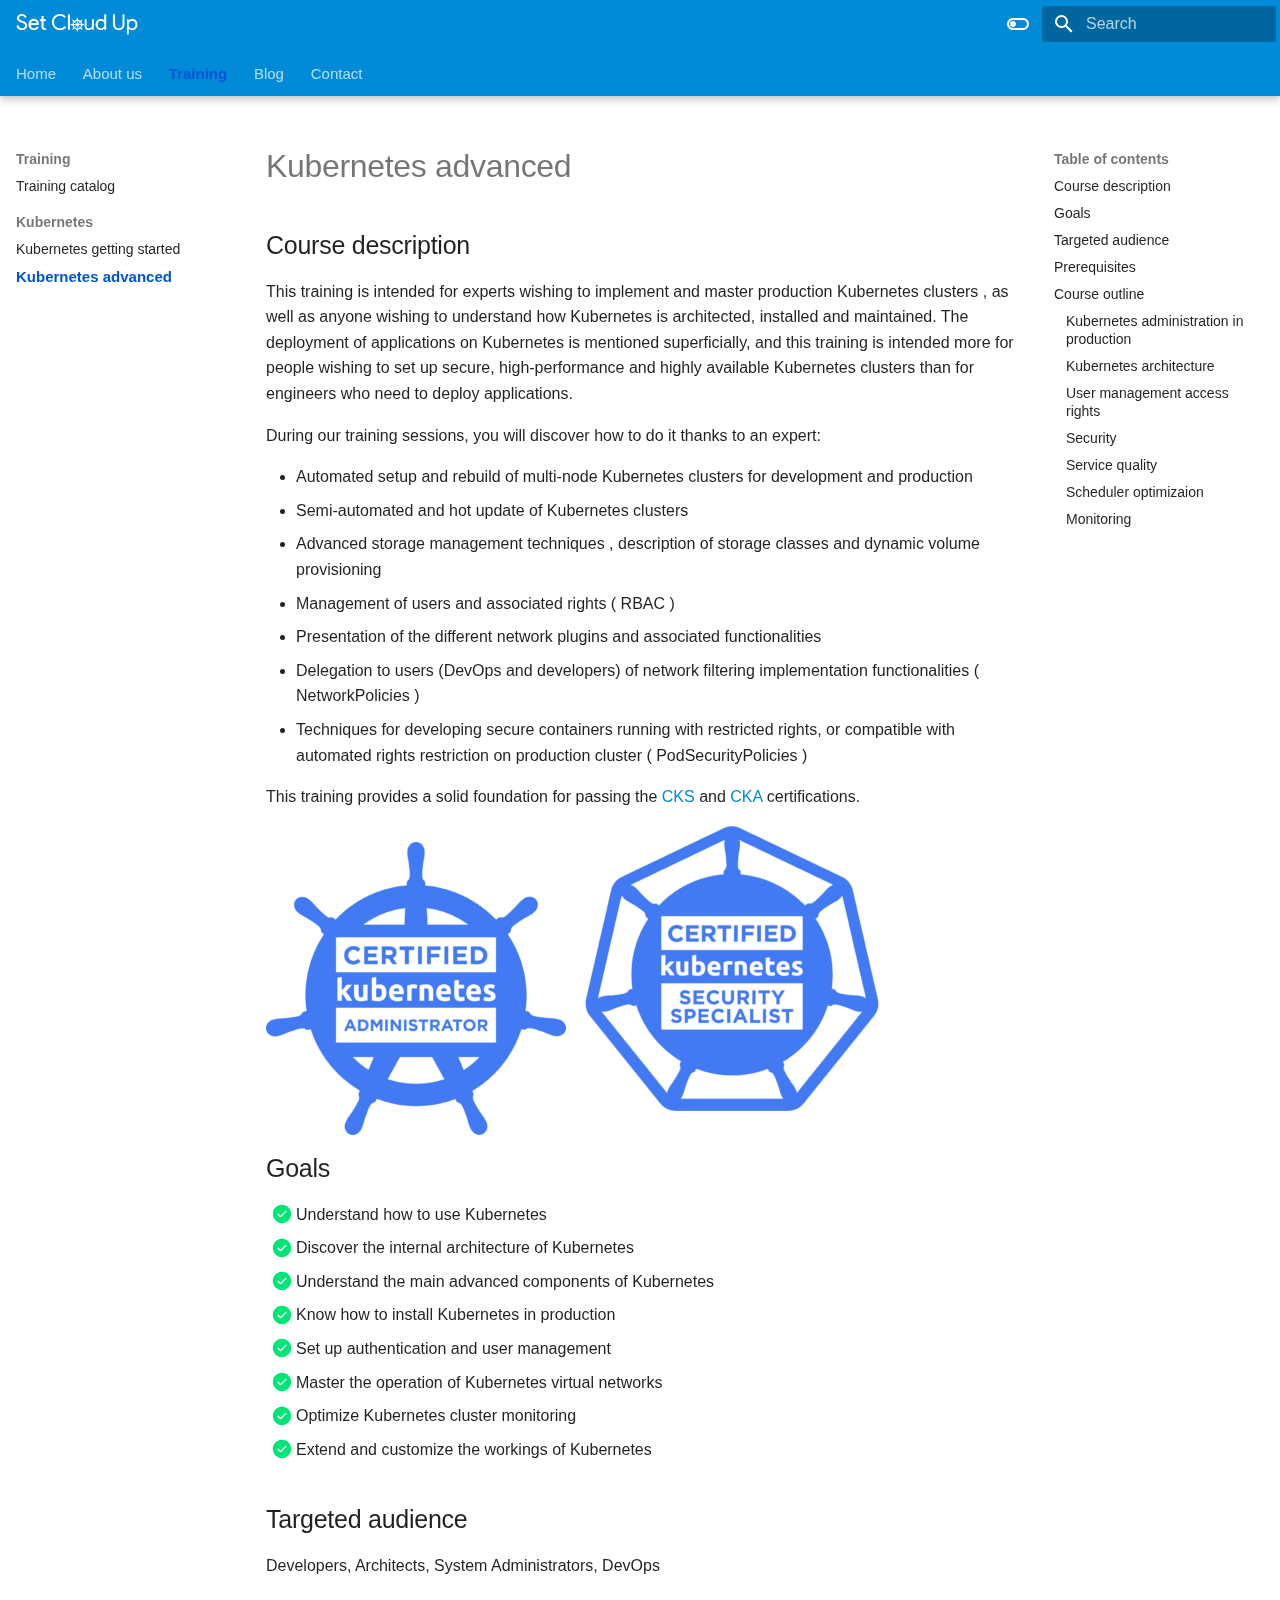
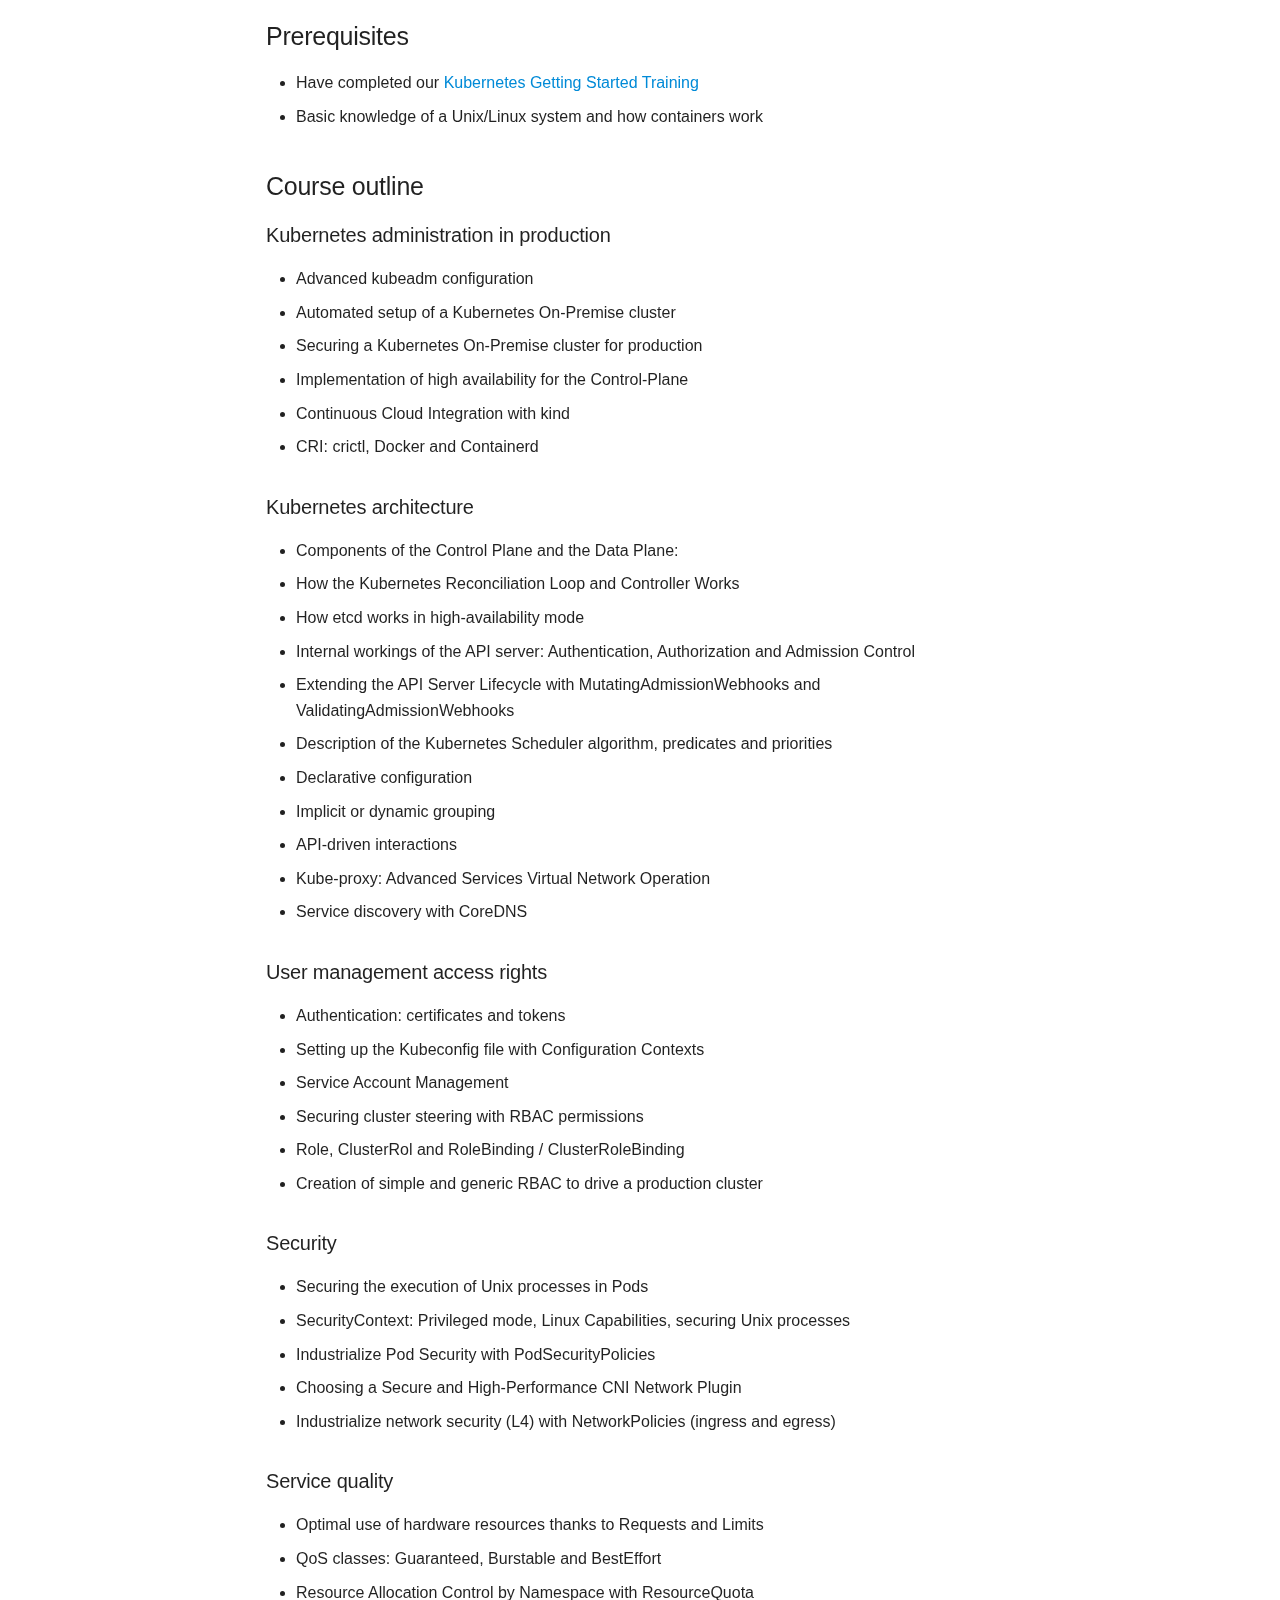
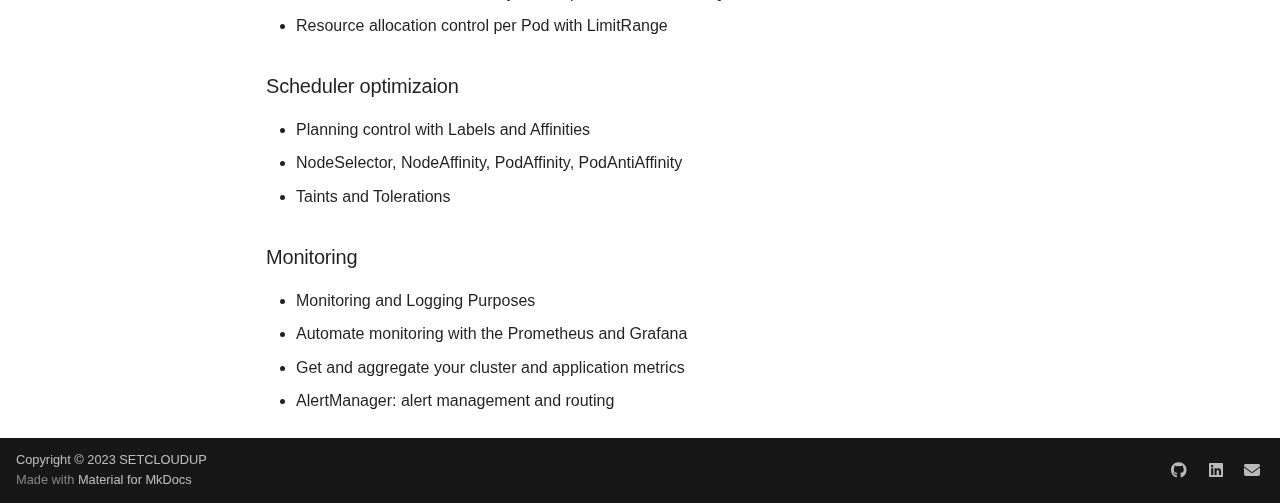
<file: training/kubernetes/k8s-advanced/index.html>
<!doctype html>
<html lang="en" class="no-js">
  <head>
    
      <meta charset="utf-8">
      <meta name="viewport" content="width=device-width,initial-scale=1">
      
        <meta name="description" content="Set Cloud Up website.">
      
      
      
      
        <link rel="prev" href="../k8s-getting-started/">
      
      
        <link rel="next" href="../../../blog/microservice-etl/">
      
      <link rel="icon" href="../../../assets/favicon.png">
      <meta name="generator" content="mkdocs-1.4.2, mkdocs-material-9.0.4">
    
    
      
        <title>Kubernetes advanced - </title>
      
    
    
      <link rel="stylesheet" href="../../../assets/stylesheets/main.9c788c91.min.css">
      
        
        <link rel="stylesheet" href="../../../assets/stylesheets/palette.2505c338.min.css">
      
      

    
    
    
      
        
        
        <link rel="preconnect" href="https://fonts.gstatic.com" crossorigin>
        <link rel="stylesheet" href="https://fonts.googleapis.com/css?family=Product+Sans:300,300i,400,400i,700,700i%7CRoboto+Mono:400,400i,700,700i&display=fallback">
        <style>:root{--md-text-font:"Product Sans";--md-code-font:"Roboto Mono"}</style>
      
    
    
      <link rel="stylesheet" href="../../../stylesheets/extra.css">
    
    <script>__md_scope=new URL("../../..",location),__md_hash=e=>[...e].reduce((e,_)=>(e<<5)-e+_.charCodeAt(0),0),__md_get=(e,_=localStorage,t=__md_scope)=>JSON.parse(_.getItem(t.pathname+"."+e)),__md_set=(e,_,t=localStorage,a=__md_scope)=>{try{t.setItem(a.pathname+"."+e,JSON.stringify(_))}catch(e){}}</script>
    
      

    
    
    
  </head>
  
  
    
    
      
    
    
    
    
    <body dir="ltr" data-md-color-scheme="default" data-md-color-primary="" data-md-color-accent="">
  
    
    
      <script>var palette=__md_get("__palette");if(palette&&"object"==typeof palette.color)for(var key of Object.keys(palette.color))document.body.setAttribute("data-md-color-"+key,palette.color[key])</script>
    
    <input class="md-toggle" data-md-toggle="drawer" type="checkbox" id="__drawer" autocomplete="off">
    <input class="md-toggle" data-md-toggle="search" type="checkbox" id="__search" autocomplete="off">
    <label class="md-overlay" for="__drawer"></label>
    <div data-md-component="skip">
      
        
        <a href="#course-description" class="md-skip">
          Skip to content
        </a>
      
    </div>
    <div data-md-component="announce">
      
    </div>
    
    
      

  

<header class="md-header md-header--lifted" data-md-component="header">
  <nav class="md-header__inner md-grid" aria-label="Header">
    <a href="../../.." title="" class="md-header__button md-logo" aria-label="" data-md-component="logo">
      
  <img src="../../../assets/white-logo.png" alt="logo">

    </a>
    <label class="md-header__button md-icon" for="__drawer">
      <svg xmlns="http://www.w3.org/2000/svg" viewBox="0 0 24 24"><path d="M3 6h18v2H3V6m0 5h18v2H3v-2m0 5h18v2H3v-2Z"/></svg>
    </label>
    <div class="md-header__title" data-md-component="header-title">
      <div class="md-header__ellipsis">
        <div class="md-header__topic">
          <span class="md-ellipsis">
            
          </span>
        </div>
        <div class="md-header__topic" data-md-component="header-topic">
          <span class="md-ellipsis">
            
              Kubernetes advanced
            
          </span>
        </div>
      </div>
    </div>
    
      <form class="md-header__option" data-md-component="palette">
        
          
          <input class="md-option" data-md-color-media="(prefers-color-scheme: light)" data-md-color-scheme="default" data-md-color-primary="" data-md-color-accent=""  aria-label="Switch to dark mode"  type="radio" name="__palette" id="__palette_1">
          
            <label class="md-header__button md-icon" title="Switch to dark mode" for="__palette_2" hidden>
              <svg xmlns="http://www.w3.org/2000/svg" viewBox="0 0 24 24"><path d="M17 6H7c-3.31 0-6 2.69-6 6s2.69 6 6 6h10c3.31 0 6-2.69 6-6s-2.69-6-6-6zm0 10H7c-2.21 0-4-1.79-4-4s1.79-4 4-4h10c2.21 0 4 1.79 4 4s-1.79 4-4 4zM7 9c-1.66 0-3 1.34-3 3s1.34 3 3 3 3-1.34 3-3-1.34-3-3-3z"/></svg>
            </label>
          
        
          
          <input class="md-option" data-md-color-media="(prefers-color-scheme: dark)" data-md-color-scheme="slate" data-md-color-primary="" data-md-color-accent=""  aria-label="Switch to light mode"  type="radio" name="__palette" id="__palette_2">
          
            <label class="md-header__button md-icon" title="Switch to light mode" for="__palette_1" hidden>
              <svg xmlns="http://www.w3.org/2000/svg" viewBox="0 0 24 24"><path d="M17 7H7a5 5 0 0 0-5 5 5 5 0 0 0 5 5h10a5 5 0 0 0 5-5 5 5 0 0 0-5-5m0 8a3 3 0 0 1-3-3 3 3 0 0 1 3-3 3 3 0 0 1 3 3 3 3 0 0 1-3 3Z"/></svg>
            </label>
          
        
      </form>
    
    
    
      <label class="md-header__button md-icon" for="__search">
        <svg xmlns="http://www.w3.org/2000/svg" viewBox="0 0 24 24"><path d="M9.5 3A6.5 6.5 0 0 1 16 9.5c0 1.61-.59 3.09-1.56 4.23l.27.27h.79l5 5-1.5 1.5-5-5v-.79l-.27-.27A6.516 6.516 0 0 1 9.5 16 6.5 6.5 0 0 1 3 9.5 6.5 6.5 0 0 1 9.5 3m0 2C7 5 5 7 5 9.5S7 14 9.5 14 14 12 14 9.5 12 5 9.5 5Z"/></svg>
      </label>
      <div class="md-search" data-md-component="search" role="dialog">
  <label class="md-search__overlay" for="__search"></label>
  <div class="md-search__inner" role="search">
    <form class="md-search__form" name="search">
      <input type="text" class="md-search__input" name="query" aria-label="Search" placeholder="Search" autocapitalize="off" autocorrect="off" autocomplete="off" spellcheck="false" data-md-component="search-query" required>
      <label class="md-search__icon md-icon" for="__search">
        <svg xmlns="http://www.w3.org/2000/svg" viewBox="0 0 24 24"><path d="M9.5 3A6.5 6.5 0 0 1 16 9.5c0 1.61-.59 3.09-1.56 4.23l.27.27h.79l5 5-1.5 1.5-5-5v-.79l-.27-.27A6.516 6.516 0 0 1 9.5 16 6.5 6.5 0 0 1 3 9.5 6.5 6.5 0 0 1 9.5 3m0 2C7 5 5 7 5 9.5S7 14 9.5 14 14 12 14 9.5 12 5 9.5 5Z"/></svg>
        <svg xmlns="http://www.w3.org/2000/svg" viewBox="0 0 24 24"><path d="M20 11v2H8l5.5 5.5-1.42 1.42L4.16 12l7.92-7.92L13.5 5.5 8 11h12Z"/></svg>
      </label>
      <nav class="md-search__options" aria-label="Search">
        
          <a href="javascript:void(0)" class="md-search__icon md-icon" title="Share" aria-label="Share" data-clipboard data-clipboard-text="" data-md-component="search-share" tabindex="-1">
            <svg xmlns="http://www.w3.org/2000/svg" viewBox="0 0 24 24"><path d="M18 16.08c-.76 0-1.44.3-1.96.77L8.91 12.7c.05-.23.09-.46.09-.7 0-.24-.04-.47-.09-.7l7.05-4.11c.54.5 1.25.81 2.04.81a3 3 0 0 0 3-3 3 3 0 0 0-3-3 3 3 0 0 0-3 3c0 .24.04.47.09.7L8.04 9.81C7.5 9.31 6.79 9 6 9a3 3 0 0 0-3 3 3 3 0 0 0 3 3c.79 0 1.5-.31 2.04-.81l7.12 4.15c-.05.21-.08.43-.08.66 0 1.61 1.31 2.91 2.92 2.91 1.61 0 2.92-1.3 2.92-2.91A2.92 2.92 0 0 0 18 16.08Z"/></svg>
          </a>
        
        <button type="reset" class="md-search__icon md-icon" title="Clear" aria-label="Clear" tabindex="-1">
          <svg xmlns="http://www.w3.org/2000/svg" viewBox="0 0 24 24"><path d="M19 6.41 17.59 5 12 10.59 6.41 5 5 6.41 10.59 12 5 17.59 6.41 19 12 13.41 17.59 19 19 17.59 13.41 12 19 6.41Z"/></svg>
        </button>
      </nav>
      
        <div class="md-search__suggest" data-md-component="search-suggest"></div>
      
    </form>
    <div class="md-search__output">
      <div class="md-search__scrollwrap" data-md-scrollfix>
        <div class="md-search-result" data-md-component="search-result">
          <div class="md-search-result__meta">
            Initializing search
          </div>
          <ol class="md-search-result__list"></ol>
        </div>
      </div>
    </div>
  </div>
</div>
    
    
  </nav>
  
    
      
<nav class="md-tabs" aria-label="Tabs" data-md-component="tabs">
  <div class="md-tabs__inner md-grid">
    <ul class="md-tabs__list">
      
        
  
  


  <li class="md-tabs__item">
    <a href="../../.." class="md-tabs__link">
      Home
    </a>
  </li>

      
        
  
  


  <li class="md-tabs__item">
    <a href="../../../about-us/" class="md-tabs__link">
      About us
    </a>
  </li>

      
        
  
  
    
  


  
  
  
    <li class="md-tabs__item">
      <a href="../../training-catalog/" class="md-tabs__link md-tabs__link--active">
        Training
      </a>
    </li>
  

      
        
  
  


  
  
  
    <li class="md-tabs__item">
      <a href="../../../blog/microservice-etl/" class="md-tabs__link">
        Blog
      </a>
    </li>
  

      
        
  
  


  <li class="md-tabs__item">
    <a href="../../../contact/" class="md-tabs__link">
      Contact
    </a>
  </li>

      
    </ul>
  </div>
</nav>
    
  
</header>
    
    <div class="md-container" data-md-component="container">
      
      
        
      
      <main class="md-main" data-md-component="main">
        <div class="md-main__inner md-grid">
          
            
              
              <div class="md-sidebar md-sidebar--primary" data-md-component="sidebar" data-md-type="navigation" >
                <div class="md-sidebar__scrollwrap">
                  <div class="md-sidebar__inner">
                    

  


<nav class="md-nav md-nav--primary md-nav--lifted" aria-label="Navigation" data-md-level="0">
  <label class="md-nav__title" for="__drawer">
    <a href="../../.." title="" class="md-nav__button md-logo" aria-label="" data-md-component="logo">
      
  <img src="../../../assets/white-logo.png" alt="logo">

    </a>
    
  </label>
  
  <ul class="md-nav__list" data-md-scrollfix>
    
      
      
      

  
  
  
    <li class="md-nav__item">
      <a href="../../.." class="md-nav__link">
        Home
      </a>
    </li>
  

    
      
      
      

  
  
  
    <li class="md-nav__item">
      <a href="../../../about-us/" class="md-nav__link">
        About us
      </a>
    </li>
  

    
      
      
      

  
  
    
  
  
    
    <li class="md-nav__item md-nav__item--active md-nav__item--nested">
      
      
      
      
      <input class="md-nav__toggle md-toggle " data-md-toggle="__nav_3" type="checkbox" id="__nav_3" checked>
      
      
        
          
        
          
        
      
      
        <label class="md-nav__link" for="__nav_3" tabindex="0" aria-expanded="true">
          Training
          <span class="md-nav__icon md-icon"></span>
        </label>
      
      <nav class="md-nav" aria-label="Training" data-md-level="1">
        <label class="md-nav__title" for="__nav_3">
          <span class="md-nav__icon md-icon"></span>
          Training
        </label>
        <ul class="md-nav__list" data-md-scrollfix>
          
            
              
  
  
  
    <li class="md-nav__item">
      <a href="../../training-catalog/" class="md-nav__link">
        Training catalog
      </a>
    </li>
  

            
          
            
              
  
  
    
  
  
    
      
    
    <li class="md-nav__item md-nav__item--active md-nav__item--section md-nav__item--nested">
      
      
      
      
      <input class="md-nav__toggle md-toggle " data-md-toggle="__nav_3_2" type="checkbox" id="__nav_3_2" checked>
      
      
        
          
        
          
        
      
      
        <label class="md-nav__link" for="__nav_3_2" tabindex="0" aria-expanded="true">
          Kubernetes
          <span class="md-nav__icon md-icon"></span>
        </label>
      
      <nav class="md-nav" aria-label="Kubernetes" data-md-level="2">
        <label class="md-nav__title" for="__nav_3_2">
          <span class="md-nav__icon md-icon"></span>
          Kubernetes
        </label>
        <ul class="md-nav__list" data-md-scrollfix>
          
            
              
  
  
  
    <li class="md-nav__item">
      <a href="../k8s-getting-started/" class="md-nav__link">
        Kubernetes getting started
      </a>
    </li>
  

            
          
            
              
  
  
    
  
  
    <li class="md-nav__item md-nav__item--active">
      
      <input class="md-nav__toggle md-toggle" data-md-toggle="toc" type="checkbox" id="__toc">
      
      
      
        <label class="md-nav__link md-nav__link--active" for="__toc">
          Kubernetes advanced
          <span class="md-nav__icon md-icon"></span>
        </label>
      
      <a href="./" class="md-nav__link md-nav__link--active">
        Kubernetes advanced
      </a>
      
        

<nav class="md-nav md-nav--secondary" aria-label="Table of contents">
  
  
  
  
    <label class="md-nav__title" for="__toc">
      <span class="md-nav__icon md-icon"></span>
      Table of contents
    </label>
    <ul class="md-nav__list" data-md-component="toc" data-md-scrollfix>
      
        <li class="md-nav__item">
  <a href="#course-description" class="md-nav__link">
    Course description
  </a>
  
</li>
      
        <li class="md-nav__item">
  <a href="#goals" class="md-nav__link">
    Goals
  </a>
  
</li>
      
        <li class="md-nav__item">
  <a href="#targeted-audience" class="md-nav__link">
    Targeted audience
  </a>
  
</li>
      
        <li class="md-nav__item">
  <a href="#prerequisites" class="md-nav__link">
    Prerequisites
  </a>
  
</li>
      
        <li class="md-nav__item">
  <a href="#course-outline" class="md-nav__link">
    Course outline
  </a>
  
    <nav class="md-nav" aria-label="Course outline">
      <ul class="md-nav__list">
        
          <li class="md-nav__item">
  <a href="#kubernetes-administration-in-production" class="md-nav__link">
    Kubernetes administration in production
  </a>
  
</li>
        
          <li class="md-nav__item">
  <a href="#kubernetes-architecture" class="md-nav__link">
    Kubernetes architecture
  </a>
  
</li>
        
          <li class="md-nav__item">
  <a href="#user-management-access-rights" class="md-nav__link">
    User  management access rights
  </a>
  
</li>
        
          <li class="md-nav__item">
  <a href="#security" class="md-nav__link">
    Security
  </a>
  
</li>
        
          <li class="md-nav__item">
  <a href="#service-quality" class="md-nav__link">
    Service quality
  </a>
  
</li>
        
          <li class="md-nav__item">
  <a href="#scheduler-optimizaion" class="md-nav__link">
    Scheduler optimizaion
  </a>
  
</li>
        
          <li class="md-nav__item">
  <a href="#monitoring" class="md-nav__link">
    Monitoring
  </a>
  
</li>
        
      </ul>
    </nav>
  
</li>
      
    </ul>
  
</nav>
      
    </li>
  

            
          
        </ul>
      </nav>
    </li>
  

            
          
        </ul>
      </nav>
    </li>
  

    
      
      
      

  
  
  
    
    <li class="md-nav__item md-nav__item--nested">
      
      
      
      
        
      
      <input class="md-nav__toggle md-toggle md-toggle--indeterminate" data-md-toggle="__nav_4" type="checkbox" id="__nav_4" >
      
      
        
          
        
          
        
      
      
        <label class="md-nav__link" for="__nav_4" tabindex="0" aria-expanded="false">
          Blog
          <span class="md-nav__icon md-icon"></span>
        </label>
      
      <nav class="md-nav" aria-label="Blog" data-md-level="1">
        <label class="md-nav__title" for="__nav_4">
          <span class="md-nav__icon md-icon"></span>
          Blog
        </label>
        <ul class="md-nav__list" data-md-scrollfix>
          
            
              
  
  
  
    <li class="md-nav__item">
      <a href="../../../blog/microservice-etl/" class="md-nav__link">
        Microservice oriented data pipeline
      </a>
    </li>
  

            
          
            
              
  
  
  
    
      
    
    <li class="md-nav__item md-nav__item--section md-nav__item--nested">
      
      
      
      
        
      
      <input class="md-nav__toggle md-toggle md-toggle--indeterminate" data-md-toggle="__nav_4_2" type="checkbox" id="__nav_4_2" >
      
      
        
          
            
          
        
          
        
          
        
          
        
      
      
        
        
        <div class="md-nav__link md-nav__link--index ">
          <a href="../../../blog/rest-api/">Flask REST API</a>
          
            <label for="__nav_4_2">
              <span class="md-nav__icon md-icon"></span>
            </label>
          
        </div>
      
      <nav class="md-nav" aria-label="Flask REST API" data-md-level="2">
        <label class="md-nav__title" for="__nav_4_2">
          <span class="md-nav__icon md-icon"></span>
          Flask REST API
        </label>
        <ul class="md-nav__list" data-md-scrollfix>
          
            
          
            
              
  
  
  
    <li class="md-nav__item">
      <a href="../../../blog/rest-api/app/" class="md-nav__link">
        Application
      </a>
    </li>
  

            
          
            
              
  
  
  
    <li class="md-nav__item">
      <a href="../../../blog/rest-api/terraform/" class="md-nav__link">
        Terraform
      </a>
    </li>
  

            
          
            
              
  
  
  
    <li class="md-nav__item">
      <a href="../../../blog/rest-api/swagger/" class="md-nav__link">
        Swagger
      </a>
    </li>
  

            
          
        </ul>
      </nav>
    </li>
  

            
          
        </ul>
      </nav>
    </li>
  

    
      
      
      

  
  
  
    <li class="md-nav__item">
      <a href="../../../contact/" class="md-nav__link">
        Contact
      </a>
    </li>
  

    
  </ul>
</nav>
                  </div>
                </div>
              </div>
            
            
              
              <div class="md-sidebar md-sidebar--secondary" data-md-component="sidebar" data-md-type="toc" >
                <div class="md-sidebar__scrollwrap">
                  <div class="md-sidebar__inner">
                    

<nav class="md-nav md-nav--secondary" aria-label="Table of contents">
  
  
  
  
    <label class="md-nav__title" for="__toc">
      <span class="md-nav__icon md-icon"></span>
      Table of contents
    </label>
    <ul class="md-nav__list" data-md-component="toc" data-md-scrollfix>
      
        <li class="md-nav__item">
  <a href="#course-description" class="md-nav__link">
    Course description
  </a>
  
</li>
      
        <li class="md-nav__item">
  <a href="#goals" class="md-nav__link">
    Goals
  </a>
  
</li>
      
        <li class="md-nav__item">
  <a href="#targeted-audience" class="md-nav__link">
    Targeted audience
  </a>
  
</li>
      
        <li class="md-nav__item">
  <a href="#prerequisites" class="md-nav__link">
    Prerequisites
  </a>
  
</li>
      
        <li class="md-nav__item">
  <a href="#course-outline" class="md-nav__link">
    Course outline
  </a>
  
    <nav class="md-nav" aria-label="Course outline">
      <ul class="md-nav__list">
        
          <li class="md-nav__item">
  <a href="#kubernetes-administration-in-production" class="md-nav__link">
    Kubernetes administration in production
  </a>
  
</li>
        
          <li class="md-nav__item">
  <a href="#kubernetes-architecture" class="md-nav__link">
    Kubernetes architecture
  </a>
  
</li>
        
          <li class="md-nav__item">
  <a href="#user-management-access-rights" class="md-nav__link">
    User  management access rights
  </a>
  
</li>
        
          <li class="md-nav__item">
  <a href="#security" class="md-nav__link">
    Security
  </a>
  
</li>
        
          <li class="md-nav__item">
  <a href="#service-quality" class="md-nav__link">
    Service quality
  </a>
  
</li>
        
          <li class="md-nav__item">
  <a href="#scheduler-optimizaion" class="md-nav__link">
    Scheduler optimizaion
  </a>
  
</li>
        
          <li class="md-nav__item">
  <a href="#monitoring" class="md-nav__link">
    Monitoring
  </a>
  
</li>
        
      </ul>
    </nav>
  
</li>
      
    </ul>
  
</nav>
                  </div>
                </div>
              </div>
            
          
          
            <div class="md-content" data-md-component="content">
              <article class="md-content__inner md-typeset">
                
                  



  <h1>Kubernetes advanced</h1>

<h2 id="course-description"><strong>Course description</strong><a class="headerlink" href="#course-description" title="Permanent link">&para;</a></h2>
<p>This training is intended for experts wishing to implement and master production Kubernetes clusters , as well as anyone wishing to understand how Kubernetes is architected, installed and maintained. The deployment of applications on Kubernetes is mentioned superficially, and this training is intended more for people wishing to set up secure, high-performance and highly available Kubernetes clusters than for engineers who need to deploy applications.</p>
<p>During our training sessions, you will discover how to do it thanks to an expert:</p>
<ul>
<li>Automated setup and rebuild of multi-node Kubernetes clusters for development and production</li>
<li>Semi-automated and hot update of Kubernetes clusters</li>
<li>Advanced storage management techniques , description of storage classes and dynamic volume provisioning</li>
<li>Management of users and associated rights ( RBAC )</li>
<li>Presentation of the different network plugins and associated functionalities </li>
<li>Delegation to users (DevOps and developers) of network filtering implementation functionalities ( NetworkPolicies )</li>
<li>Techniques for developing secure containers running with restricted rights, or compatible with automated rights restriction on production cluster ( PodSecurityPolicies )</li>
</ul>
<p>This training provides a solid foundation for passing the <a href="https://www.cncf.io/certification/cks/">CKS</a> and <a href="https://www.cncf.io/certification/cka/">CKA</a> certifications.</p>
<!-- ![CKA - CKS](../../assets/images/training/cka-cks.png){ align=center } -->
<p><img align="left" alt="CKA" src="../../../assets/images/training/cka.png" />
<img align="center" alt="CKS" src="../../../assets/images/training/cks.png" /></p>
<h2 id="goals"><strong>Goals</strong><a class="headerlink" href="#goals" title="Permanent link">&para;</a></h2>
<ul class="task-list">
<li class="task-list-item"><label class="task-list-control"><input type="checkbox" disabled checked/><span class="task-list-indicator"></span></label> Understand how to use Kubernetes</li>
<li class="task-list-item"><label class="task-list-control"><input type="checkbox" disabled checked/><span class="task-list-indicator"></span></label> Discover the internal architecture of Kubernetes</li>
<li class="task-list-item"><label class="task-list-control"><input type="checkbox" disabled checked/><span class="task-list-indicator"></span></label> Understand the main advanced components of Kubernetes</li>
<li class="task-list-item"><label class="task-list-control"><input type="checkbox" disabled checked/><span class="task-list-indicator"></span></label> Know how to install Kubernetes in production</li>
<li class="task-list-item"><label class="task-list-control"><input type="checkbox" disabled checked/><span class="task-list-indicator"></span></label> Set up authentication and user management</li>
<li class="task-list-item"><label class="task-list-control"><input type="checkbox" disabled checked/><span class="task-list-indicator"></span></label> Master the operation of Kubernetes virtual networks</li>
<li class="task-list-item"><label class="task-list-control"><input type="checkbox" disabled checked/><span class="task-list-indicator"></span></label> Optimize Kubernetes cluster monitoring</li>
<li class="task-list-item"><label class="task-list-control"><input type="checkbox" disabled checked/><span class="task-list-indicator"></span></label> Extend and customize the workings of Kubernetes</li>
</ul>
<h2 id="targeted-audience"><strong>Targeted audience</strong><a class="headerlink" href="#targeted-audience" title="Permanent link">&para;</a></h2>
<p>Developers, Architects, System Administrators, DevOps</p>
<h2 id="prerequisites"><strong>Prerequisites</strong><a class="headerlink" href="#prerequisites" title="Permanent link">&para;</a></h2>
<ul>
<li>Have completed our <a href="../k8s-getting-started/">Kubernetes Getting Started Training</a></li>
<li>Basic knowledge of a Unix/Linux system and how containers work</li>
</ul>
<h2 id="course-outline"><strong>Course outline</strong><a class="headerlink" href="#course-outline" title="Permanent link">&para;</a></h2>
<h3 id="kubernetes-administration-in-production">Kubernetes administration in production<a class="headerlink" href="#kubernetes-administration-in-production" title="Permanent link">&para;</a></h3>
<ul>
<li>Advanced kubeadm configuration</li>
<li>Automated setup of a Kubernetes On-Premise cluster</li>
<li>Securing a Kubernetes On-Premise cluster for production</li>
<li>Implementation of high availability for the Control-Plane</li>
<li>Continuous Cloud Integration with kind</li>
<li>CRI: crictl, Docker and Containerd</li>
</ul>
<h3 id="kubernetes-architecture">Kubernetes architecture<a class="headerlink" href="#kubernetes-architecture" title="Permanent link">&para;</a></h3>
<ul>
<li>Components of the Control Plane and the Data Plane:</li>
<li>How the Kubernetes Reconciliation Loop and Controller Works</li>
<li>How etcd works in high-availability mode</li>
<li>Internal workings of the API server: Authentication, Authorization and Admission Control</li>
<li>Extending the API Server Lifecycle with MutatingAdmissionWebhooks and ValidatingAdmissionWebhooks</li>
<li>Description of the Kubernetes Scheduler algorithm, predicates and priorities</li>
<li>Declarative configuration</li>
<li>Implicit or dynamic grouping</li>
<li>API-driven interactions</li>
<li>Kube-proxy: Advanced Services Virtual Network Operation</li>
<li>Service discovery with CoreDNS</li>
</ul>
<h3 id="user-management-access-rights">User  management access rights<a class="headerlink" href="#user-management-access-rights" title="Permanent link">&para;</a></h3>
<ul>
<li>Authentication: certificates and tokens</li>
<li>Setting up the Kubeconfig file with Configuration Contexts</li>
<li>Service Account Management</li>
<li>Securing cluster steering with RBAC permissions</li>
<li>Role, ClusterRol and RoleBinding / ClusterRoleBinding</li>
<li>Creation of simple and generic RBAC to drive a production cluster</li>
</ul>
<h3 id="security">Security<a class="headerlink" href="#security" title="Permanent link">&para;</a></h3>
<ul>
<li>Securing the execution of Unix processes in Pods</li>
<li>SecurityContext: Privileged mode, Linux Capabilities, securing Unix processes</li>
<li>Industrialize Pod Security with PodSecurityPolicies</li>
<li>Choosing a Secure and High-Performance CNI Network Plugin</li>
<li>Industrialize network security (L4) with NetworkPolicies (ingress and egress)</li>
</ul>
<h3 id="service-quality">Service quality<a class="headerlink" href="#service-quality" title="Permanent link">&para;</a></h3>
<ul>
<li>Optimal use of hardware resources thanks to Requests and Limits</li>
<li>QoS classes: Guaranteed, Burstable and BestEffort</li>
<li>Resource Allocation Control by Namespace with ResourceQuota</li>
<li>Resource allocation control per Pod with LimitRange</li>
</ul>
<h3 id="scheduler-optimizaion">Scheduler optimizaion<a class="headerlink" href="#scheduler-optimizaion" title="Permanent link">&para;</a></h3>
<ul>
<li>Planning control with Labels and Affinities</li>
<li>NodeSelector, NodeAffinity, PodAffinity, PodAntiAffinity</li>
<li>Taints and Tolerations</li>
</ul>
<h3 id="monitoring">Monitoring<a class="headerlink" href="#monitoring" title="Permanent link">&para;</a></h3>
<ul>
<li>Monitoring and Logging Purposes</li>
<li>Automate monitoring with the Prometheus and Grafana</li>
<li>Get and aggregate your cluster and application metrics</li>
<li>AlertManager: alert management and routing</li>
</ul>





                
              </article>
            </div>
          
          
        </div>
        
          <a href="#" class="md-top md-icon" data-md-component="top" hidden>
            <svg xmlns="http://www.w3.org/2000/svg" viewBox="0 0 24 24"><path d="M13 20h-2V8l-5.5 5.5-1.42-1.42L12 4.16l7.92 7.92-1.42 1.42L13 8v12Z"/></svg>
            Back to top
          </a>
        
      </main>
      
        <footer class="md-footer">
  
  <div class="md-footer-meta md-typeset">
    <div class="md-footer-meta__inner md-grid">
      <div class="md-copyright">
  
    <div class="md-copyright__highlight">
      Copyright &copy; 2023 SETCLOUDUP
    </div>
  
  
    Made with
    <a href="https://squidfunk.github.io/mkdocs-material/" target="_blank" rel="noopener">
      Material for MkDocs
    </a>
  
</div>
      
        <div class="md-social">
  
    
    
      
      
    
    <a href="https://github.com/setcloudup" target="_blank" rel="noopener" title="github.com" class="md-social__link">
      <svg xmlns="http://www.w3.org/2000/svg" viewBox="0 0 496 512"><!--! Font Awesome Free 6.2.1 by @fontawesome - https://fontawesome.com License - https://fontawesome.com/license/free (Icons: CC BY 4.0, Fonts: SIL OFL 1.1, Code: MIT License) Copyright 2022 Fonticons, Inc.--><path d="M165.9 397.4c0 2-2.3 3.6-5.2 3.6-3.3.3-5.6-1.3-5.6-3.6 0-2 2.3-3.6 5.2-3.6 3-.3 5.6 1.3 5.6 3.6zm-31.1-4.5c-.7 2 1.3 4.3 4.3 4.9 2.6 1 5.6 0 6.2-2s-1.3-4.3-4.3-5.2c-2.6-.7-5.5.3-6.2 2.3zm44.2-1.7c-2.9.7-4.9 2.6-4.6 4.9.3 2 2.9 3.3 5.9 2.6 2.9-.7 4.9-2.6 4.6-4.6-.3-1.9-3-3.2-5.9-2.9zM244.8 8C106.1 8 0 113.3 0 252c0 110.9 69.8 205.8 169.5 239.2 12.8 2.3 17.3-5.6 17.3-12.1 0-6.2-.3-40.4-.3-61.4 0 0-70 15-84.7-29.8 0 0-11.4-29.1-27.8-36.6 0 0-22.9-15.7 1.6-15.4 0 0 24.9 2 38.6 25.8 21.9 38.6 58.6 27.5 72.9 20.9 2.3-16 8.8-27.1 16-33.7-55.9-6.2-112.3-14.3-112.3-110.5 0-27.5 7.6-41.3 23.6-58.9-2.6-6.5-11.1-33.3 2.6-67.9 20.9-6.5 69 27 69 27 20-5.6 41.5-8.5 62.8-8.5s42.8 2.9 62.8 8.5c0 0 48.1-33.6 69-27 13.7 34.7 5.2 61.4 2.6 67.9 16 17.7 25.8 31.5 25.8 58.9 0 96.5-58.9 104.2-114.8 110.5 9.2 7.9 17 22.9 17 46.4 0 33.7-.3 75.4-.3 83.6 0 6.5 4.6 14.4 17.3 12.1C428.2 457.8 496 362.9 496 252 496 113.3 383.5 8 244.8 8zM97.2 352.9c-1.3 1-1 3.3.7 5.2 1.6 1.6 3.9 2.3 5.2 1 1.3-1 1-3.3-.7-5.2-1.6-1.6-3.9-2.3-5.2-1zm-10.8-8.1c-.7 1.3.3 2.9 2.3 3.9 1.6 1 3.6.7 4.3-.7.7-1.3-.3-2.9-2.3-3.9-2-.6-3.6-.3-4.3.7zm32.4 35.6c-1.6 1.3-1 4.3 1.3 6.2 2.3 2.3 5.2 2.6 6.5 1 1.3-1.3.7-4.3-1.3-6.2-2.2-2.3-5.2-2.6-6.5-1zm-11.4-14.7c-1.6 1-1.6 3.6 0 5.9 1.6 2.3 4.3 3.3 5.6 2.3 1.6-1.3 1.6-3.9 0-6.2-1.4-2.3-4-3.3-5.6-2z"/></svg>
    </a>
  
    
    
      
      
    
    <a href="https://www.linkedin.com/company/set-cloud-up" target="_blank" rel="noopener" title="www.linkedin.com" class="md-social__link">
      <svg xmlns="http://www.w3.org/2000/svg" viewBox="0 0 448 512"><!--! Font Awesome Free 6.2.1 by @fontawesome - https://fontawesome.com License - https://fontawesome.com/license/free (Icons: CC BY 4.0, Fonts: SIL OFL 1.1, Code: MIT License) Copyright 2022 Fonticons, Inc.--><path d="M416 32H31.9C14.3 32 0 46.5 0 64.3v383.4C0 465.5 14.3 480 31.9 480H416c17.6 0 32-14.5 32-32.3V64.3c0-17.8-14.4-32.3-32-32.3zM135.4 416H69V202.2h66.5V416zm-33.2-243c-21.3 0-38.5-17.3-38.5-38.5S80.9 96 102.2 96c21.2 0 38.5 17.3 38.5 38.5 0 21.3-17.2 38.5-38.5 38.5zm282.1 243h-66.4V312c0-24.8-.5-56.7-34.5-56.7-34.6 0-39.9 27-39.9 54.9V416h-66.4V202.2h63.7v29.2h.9c8.9-16.8 30.6-34.5 62.9-34.5 67.2 0 79.7 44.3 79.7 101.9V416z"/></svg>
    </a>
  
    
    
    <a href="mailto:oussama.bencharrada@setcloudup.com" target="_blank" rel="noopener" title="" class="md-social__link">
      <svg xmlns="http://www.w3.org/2000/svg" viewBox="0 0 512 512"><!--! Font Awesome Free 6.2.1 by @fontawesome - https://fontawesome.com License - https://fontawesome.com/license/free (Icons: CC BY 4.0, Fonts: SIL OFL 1.1, Code: MIT License) Copyright 2022 Fonticons, Inc.--><path d="M48 64C21.5 64 0 85.5 0 112c0 15.1 7.1 29.3 19.2 38.4l217.6 163.2c11.4 8.5 27 8.5 38.4 0l217.6-163.2c12.1-9.1 19.2-23.3 19.2-38.4 0-26.5-21.5-48-48-48H48zM0 176v208c0 35.3 28.7 64 64 64h384c35.3 0 64-28.7 64-64V176L294.4 339.2a63.9 63.9 0 0 1-76.8 0L0 176z"/></svg>
    </a>
  
</div>
      
    </div>
  </div>
</footer>
      
    </div>
    <div class="md-dialog" data-md-component="dialog">
      <div class="md-dialog__inner md-typeset"></div>
    </div>
    
    <script id="__config" type="application/json">{"base": "../../..", "features": ["content.code.annotate", "content.tooltips", "navigation.indexes", "navigation.sections", "navigation.tabs", "navigation.tabs.sticky", "navigation.top", "navigation.tracking", "navigation.expand", "search.highlight", "search.share", "search.suggest", "toc.follow"], "search": "../../../assets/javascripts/workers/search.e5c33ebb.min.js", "translations": {"clipboard.copied": "Copied to clipboard", "clipboard.copy": "Copy to clipboard", "search.result.more.one": "1 more on this page", "search.result.more.other": "# more on this page", "search.result.none": "No matching documents", "search.result.one": "1 matching document", "search.result.other": "# matching documents", "search.result.placeholder": "Type to start searching", "search.result.term.missing": "Missing", "select.version": "Select version"}}</script>
    
    
      <script src="../../../assets/javascripts/bundle.ba449ae6.min.js"></script>
      
    
  </body>
</html>
</file>
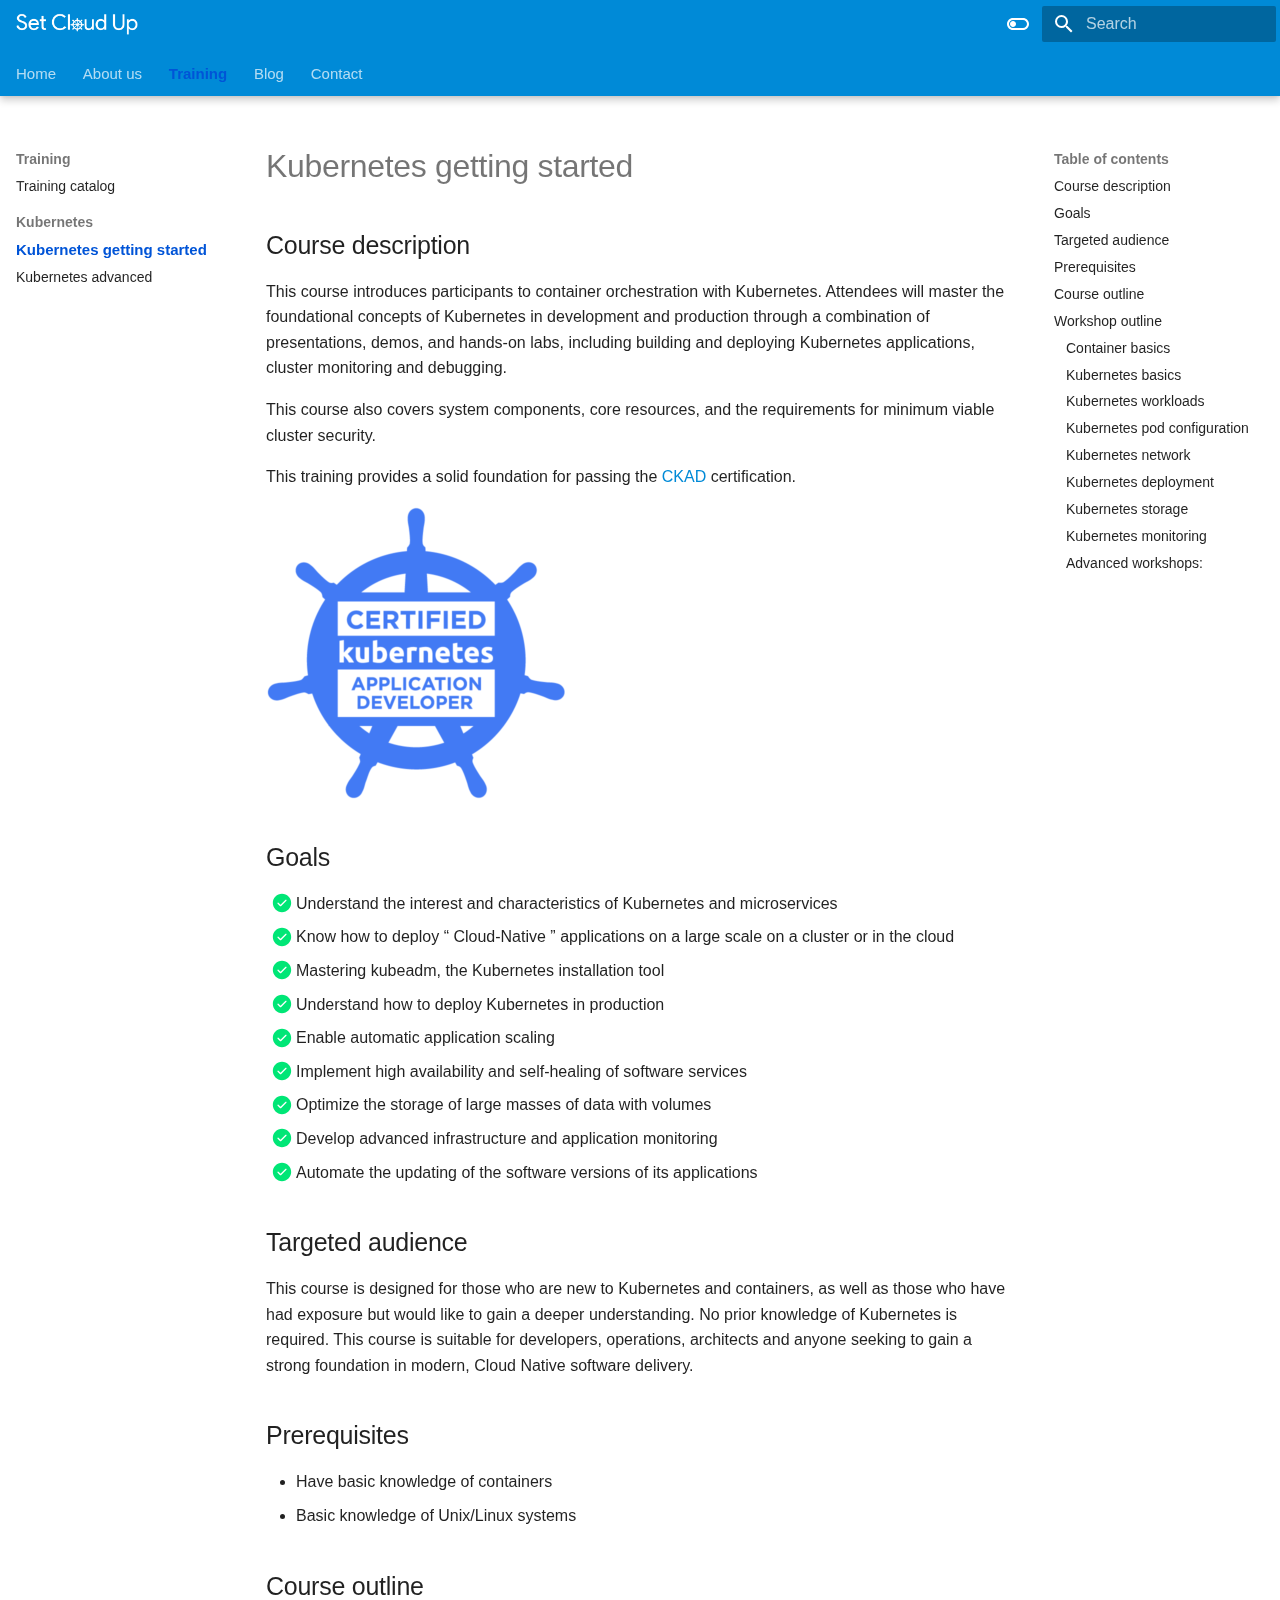
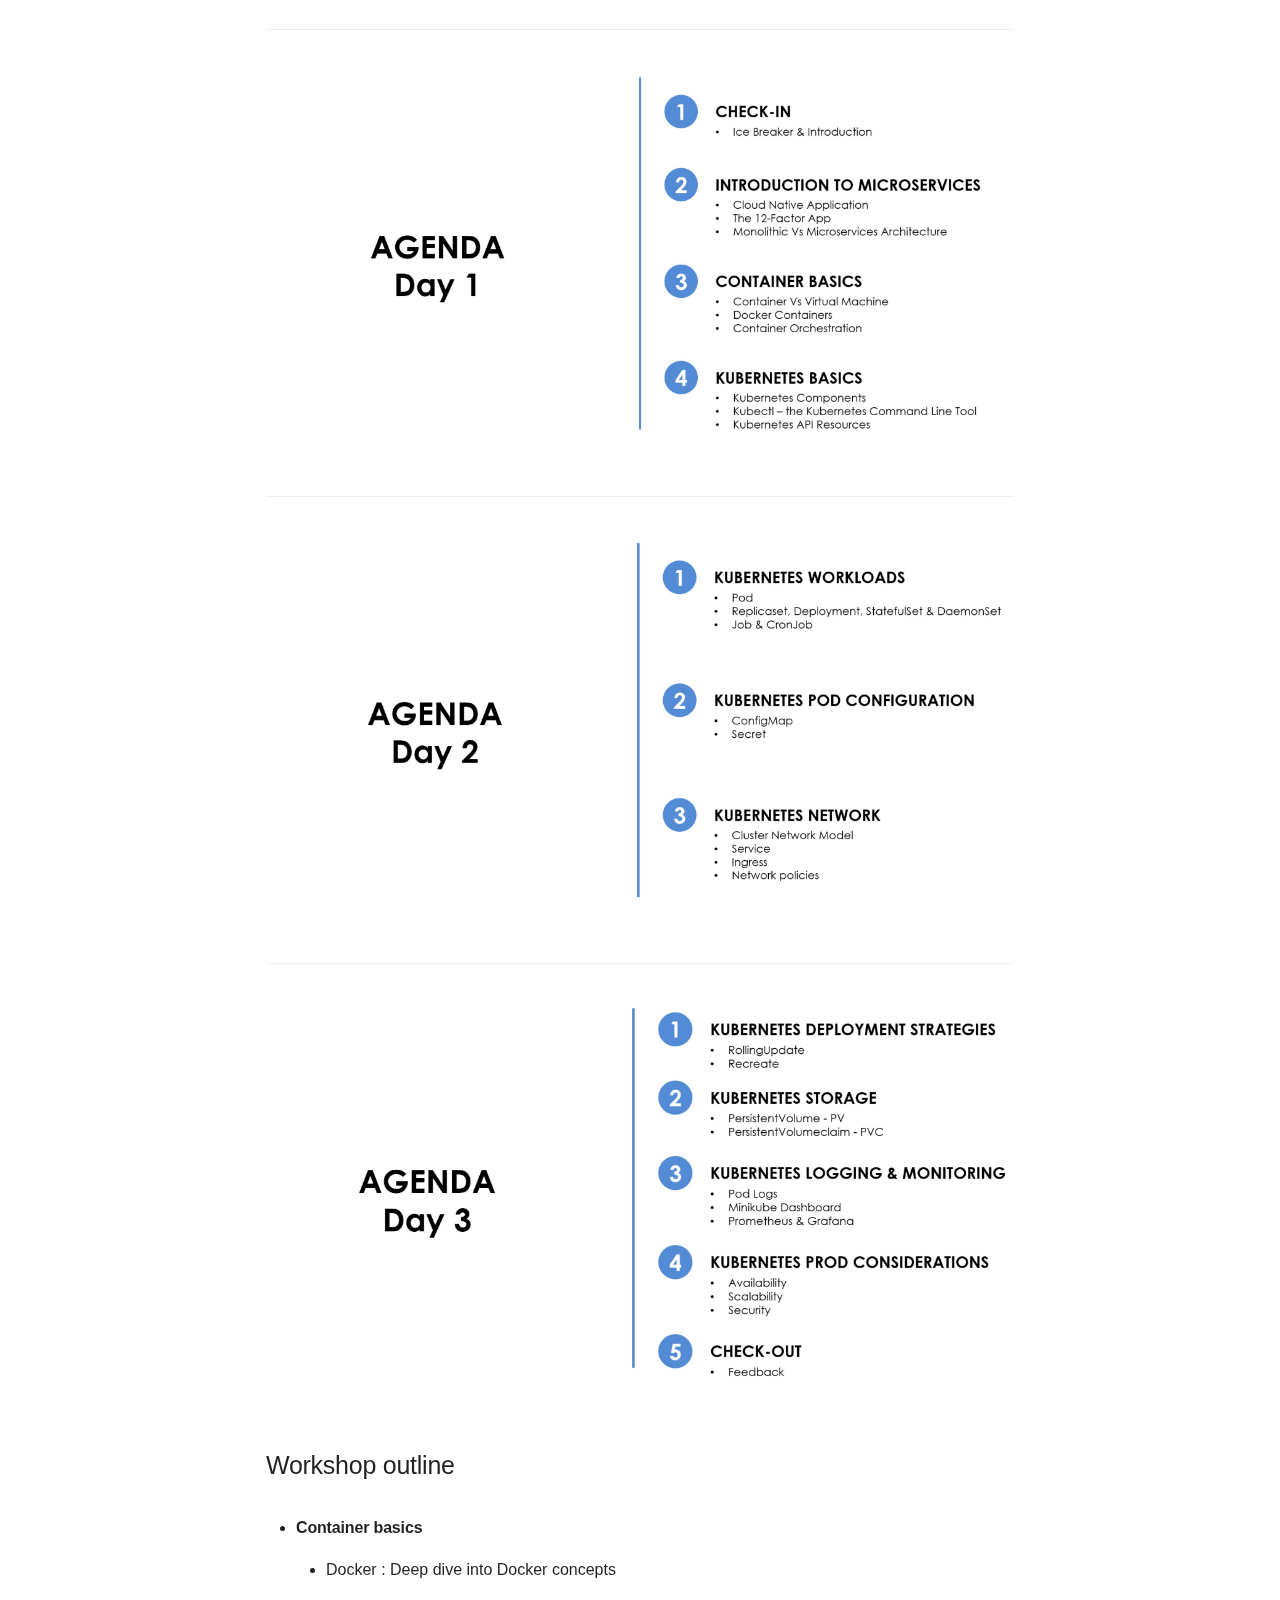
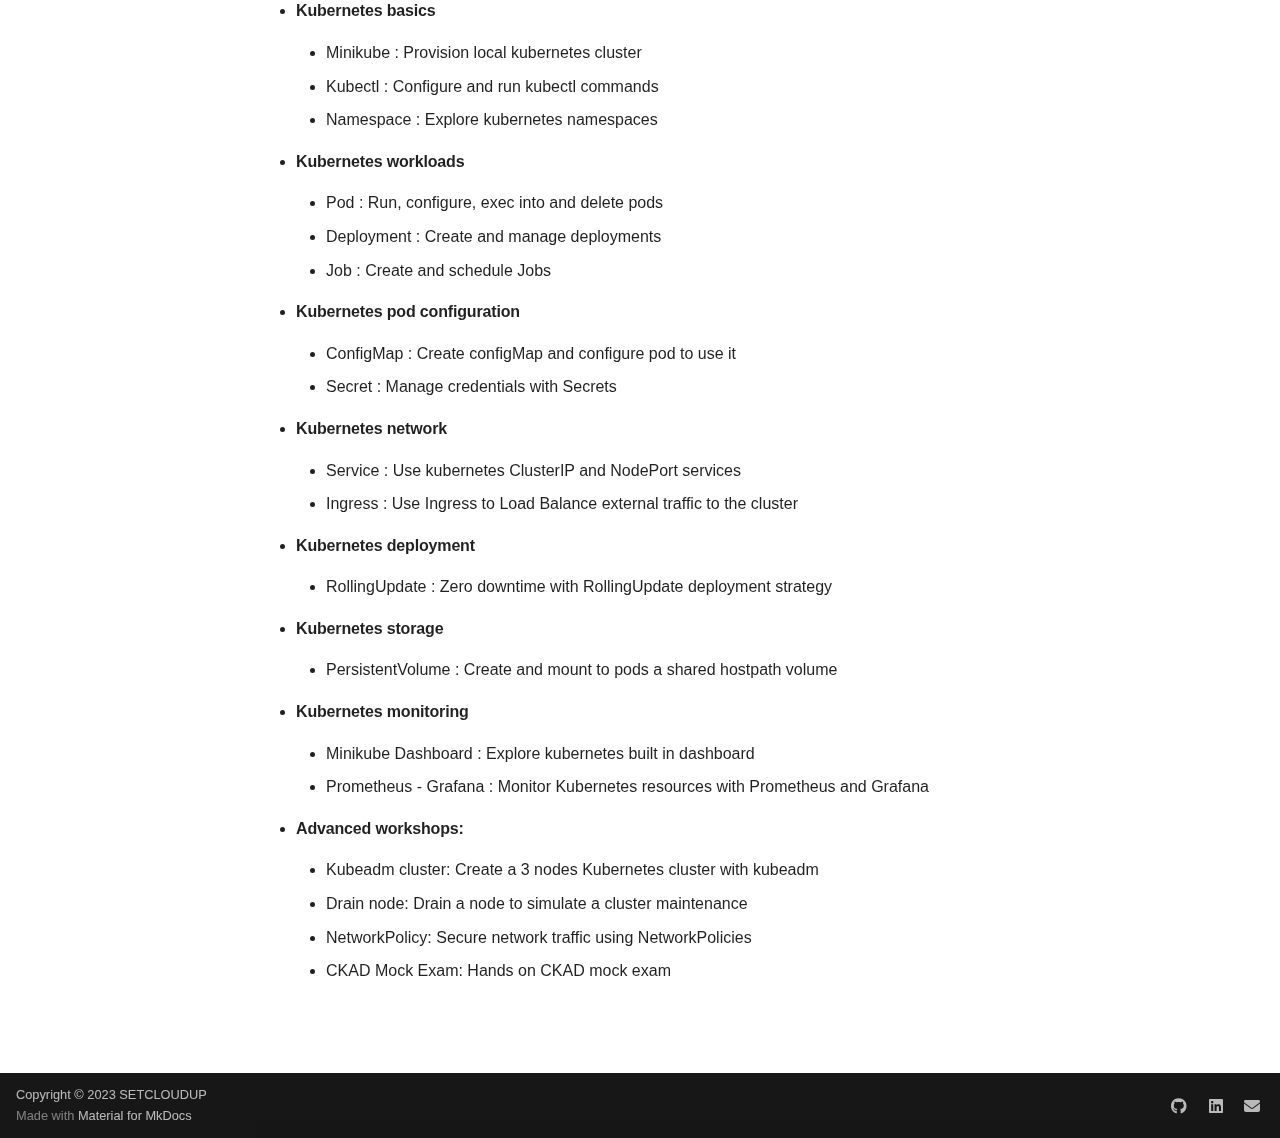
<file: training/kubernetes/k8s-getting-started/index.html>
<!doctype html>
<html lang="en" class="no-js">
  <head>
    
      <meta charset="utf-8">
      <meta name="viewport" content="width=device-width,initial-scale=1">
      
        <meta name="description" content="Set Cloud Up website.">
      
      
      
      
        <link rel="prev" href="../../training-catalog/">
      
      
        <link rel="next" href="../k8s-advanced/">
      
      <link rel="icon" href="../../../assets/favicon.png">
      <meta name="generator" content="mkdocs-1.4.2, mkdocs-material-9.0.4">
    
    
      
        <title>Kubernetes getting started - </title>
      
    
    
      <link rel="stylesheet" href="../../../assets/stylesheets/main.9c788c91.min.css">
      
        
        <link rel="stylesheet" href="../../../assets/stylesheets/palette.2505c338.min.css">
      
      

    
    
    
      
        
        
        <link rel="preconnect" href="https://fonts.gstatic.com" crossorigin>
        <link rel="stylesheet" href="https://fonts.googleapis.com/css?family=Product+Sans:300,300i,400,400i,700,700i%7CRoboto+Mono:400,400i,700,700i&display=fallback">
        <style>:root{--md-text-font:"Product Sans";--md-code-font:"Roboto Mono"}</style>
      
    
    
      <link rel="stylesheet" href="../../../stylesheets/extra.css">
    
    <script>__md_scope=new URL("../../..",location),__md_hash=e=>[...e].reduce((e,_)=>(e<<5)-e+_.charCodeAt(0),0),__md_get=(e,_=localStorage,t=__md_scope)=>JSON.parse(_.getItem(t.pathname+"."+e)),__md_set=(e,_,t=localStorage,a=__md_scope)=>{try{t.setItem(a.pathname+"."+e,JSON.stringify(_))}catch(e){}}</script>
    
      

    
    
    
  </head>
  
  
    
    
      
    
    
    
    
    <body dir="ltr" data-md-color-scheme="default" data-md-color-primary="" data-md-color-accent="">
  
    
    
      <script>var palette=__md_get("__palette");if(palette&&"object"==typeof palette.color)for(var key of Object.keys(palette.color))document.body.setAttribute("data-md-color-"+key,palette.color[key])</script>
    
    <input class="md-toggle" data-md-toggle="drawer" type="checkbox" id="__drawer" autocomplete="off">
    <input class="md-toggle" data-md-toggle="search" type="checkbox" id="__search" autocomplete="off">
    <label class="md-overlay" for="__drawer"></label>
    <div data-md-component="skip">
      
        
        <a href="#course-description" class="md-skip">
          Skip to content
        </a>
      
    </div>
    <div data-md-component="announce">
      
    </div>
    
    
      

  

<header class="md-header md-header--lifted" data-md-component="header">
  <nav class="md-header__inner md-grid" aria-label="Header">
    <a href="../../.." title="" class="md-header__button md-logo" aria-label="" data-md-component="logo">
      
  <img src="../../../assets/white-logo.png" alt="logo">

    </a>
    <label class="md-header__button md-icon" for="__drawer">
      <svg xmlns="http://www.w3.org/2000/svg" viewBox="0 0 24 24"><path d="M3 6h18v2H3V6m0 5h18v2H3v-2m0 5h18v2H3v-2Z"/></svg>
    </label>
    <div class="md-header__title" data-md-component="header-title">
      <div class="md-header__ellipsis">
        <div class="md-header__topic">
          <span class="md-ellipsis">
            
          </span>
        </div>
        <div class="md-header__topic" data-md-component="header-topic">
          <span class="md-ellipsis">
            
              Kubernetes getting started
            
          </span>
        </div>
      </div>
    </div>
    
      <form class="md-header__option" data-md-component="palette">
        
          
          <input class="md-option" data-md-color-media="(prefers-color-scheme: light)" data-md-color-scheme="default" data-md-color-primary="" data-md-color-accent=""  aria-label="Switch to dark mode"  type="radio" name="__palette" id="__palette_1">
          
            <label class="md-header__button md-icon" title="Switch to dark mode" for="__palette_2" hidden>
              <svg xmlns="http://www.w3.org/2000/svg" viewBox="0 0 24 24"><path d="M17 6H7c-3.31 0-6 2.69-6 6s2.69 6 6 6h10c3.31 0 6-2.69 6-6s-2.69-6-6-6zm0 10H7c-2.21 0-4-1.79-4-4s1.79-4 4-4h10c2.21 0 4 1.79 4 4s-1.79 4-4 4zM7 9c-1.66 0-3 1.34-3 3s1.34 3 3 3 3-1.34 3-3-1.34-3-3-3z"/></svg>
            </label>
          
        
          
          <input class="md-option" data-md-color-media="(prefers-color-scheme: dark)" data-md-color-scheme="slate" data-md-color-primary="" data-md-color-accent=""  aria-label="Switch to light mode"  type="radio" name="__palette" id="__palette_2">
          
            <label class="md-header__button md-icon" title="Switch to light mode" for="__palette_1" hidden>
              <svg xmlns="http://www.w3.org/2000/svg" viewBox="0 0 24 24"><path d="M17 7H7a5 5 0 0 0-5 5 5 5 0 0 0 5 5h10a5 5 0 0 0 5-5 5 5 0 0 0-5-5m0 8a3 3 0 0 1-3-3 3 3 0 0 1 3-3 3 3 0 0 1 3 3 3 3 0 0 1-3 3Z"/></svg>
            </label>
          
        
      </form>
    
    
    
      <label class="md-header__button md-icon" for="__search">
        <svg xmlns="http://www.w3.org/2000/svg" viewBox="0 0 24 24"><path d="M9.5 3A6.5 6.5 0 0 1 16 9.5c0 1.61-.59 3.09-1.56 4.23l.27.27h.79l5 5-1.5 1.5-5-5v-.79l-.27-.27A6.516 6.516 0 0 1 9.5 16 6.5 6.5 0 0 1 3 9.5 6.5 6.5 0 0 1 9.5 3m0 2C7 5 5 7 5 9.5S7 14 9.5 14 14 12 14 9.5 12 5 9.5 5Z"/></svg>
      </label>
      <div class="md-search" data-md-component="search" role="dialog">
  <label class="md-search__overlay" for="__search"></label>
  <div class="md-search__inner" role="search">
    <form class="md-search__form" name="search">
      <input type="text" class="md-search__input" name="query" aria-label="Search" placeholder="Search" autocapitalize="off" autocorrect="off" autocomplete="off" spellcheck="false" data-md-component="search-query" required>
      <label class="md-search__icon md-icon" for="__search">
        <svg xmlns="http://www.w3.org/2000/svg" viewBox="0 0 24 24"><path d="M9.5 3A6.5 6.5 0 0 1 16 9.5c0 1.61-.59 3.09-1.56 4.23l.27.27h.79l5 5-1.5 1.5-5-5v-.79l-.27-.27A6.516 6.516 0 0 1 9.5 16 6.5 6.5 0 0 1 3 9.5 6.5 6.5 0 0 1 9.5 3m0 2C7 5 5 7 5 9.5S7 14 9.5 14 14 12 14 9.5 12 5 9.5 5Z"/></svg>
        <svg xmlns="http://www.w3.org/2000/svg" viewBox="0 0 24 24"><path d="M20 11v2H8l5.5 5.5-1.42 1.42L4.16 12l7.92-7.92L13.5 5.5 8 11h12Z"/></svg>
      </label>
      <nav class="md-search__options" aria-label="Search">
        
          <a href="javascript:void(0)" class="md-search__icon md-icon" title="Share" aria-label="Share" data-clipboard data-clipboard-text="" data-md-component="search-share" tabindex="-1">
            <svg xmlns="http://www.w3.org/2000/svg" viewBox="0 0 24 24"><path d="M18 16.08c-.76 0-1.44.3-1.96.77L8.91 12.7c.05-.23.09-.46.09-.7 0-.24-.04-.47-.09-.7l7.05-4.11c.54.5 1.25.81 2.04.81a3 3 0 0 0 3-3 3 3 0 0 0-3-3 3 3 0 0 0-3 3c0 .24.04.47.09.7L8.04 9.81C7.5 9.31 6.79 9 6 9a3 3 0 0 0-3 3 3 3 0 0 0 3 3c.79 0 1.5-.31 2.04-.81l7.12 4.15c-.05.21-.08.43-.08.66 0 1.61 1.31 2.91 2.92 2.91 1.61 0 2.92-1.3 2.92-2.91A2.92 2.92 0 0 0 18 16.08Z"/></svg>
          </a>
        
        <button type="reset" class="md-search__icon md-icon" title="Clear" aria-label="Clear" tabindex="-1">
          <svg xmlns="http://www.w3.org/2000/svg" viewBox="0 0 24 24"><path d="M19 6.41 17.59 5 12 10.59 6.41 5 5 6.41 10.59 12 5 17.59 6.41 19 12 13.41 17.59 19 19 17.59 13.41 12 19 6.41Z"/></svg>
        </button>
      </nav>
      
        <div class="md-search__suggest" data-md-component="search-suggest"></div>
      
    </form>
    <div class="md-search__output">
      <div class="md-search__scrollwrap" data-md-scrollfix>
        <div class="md-search-result" data-md-component="search-result">
          <div class="md-search-result__meta">
            Initializing search
          </div>
          <ol class="md-search-result__list"></ol>
        </div>
      </div>
    </div>
  </div>
</div>
    
    
  </nav>
  
    
      
<nav class="md-tabs" aria-label="Tabs" data-md-component="tabs">
  <div class="md-tabs__inner md-grid">
    <ul class="md-tabs__list">
      
        
  
  


  <li class="md-tabs__item">
    <a href="../../.." class="md-tabs__link">
      Home
    </a>
  </li>

      
        
  
  


  <li class="md-tabs__item">
    <a href="../../../about-us/" class="md-tabs__link">
      About us
    </a>
  </li>

      
        
  
  
    
  


  
  
  
    <li class="md-tabs__item">
      <a href="../../training-catalog/" class="md-tabs__link md-tabs__link--active">
        Training
      </a>
    </li>
  

      
        
  
  


  
  
  
    <li class="md-tabs__item">
      <a href="../../../blog/microservice-etl/" class="md-tabs__link">
        Blog
      </a>
    </li>
  

      
        
  
  


  <li class="md-tabs__item">
    <a href="../../../contact/" class="md-tabs__link">
      Contact
    </a>
  </li>

      
    </ul>
  </div>
</nav>
    
  
</header>
    
    <div class="md-container" data-md-component="container">
      
      
        
      
      <main class="md-main" data-md-component="main">
        <div class="md-main__inner md-grid">
          
            
              
              <div class="md-sidebar md-sidebar--primary" data-md-component="sidebar" data-md-type="navigation" >
                <div class="md-sidebar__scrollwrap">
                  <div class="md-sidebar__inner">
                    

  


<nav class="md-nav md-nav--primary md-nav--lifted" aria-label="Navigation" data-md-level="0">
  <label class="md-nav__title" for="__drawer">
    <a href="../../.." title="" class="md-nav__button md-logo" aria-label="" data-md-component="logo">
      
  <img src="../../../assets/white-logo.png" alt="logo">

    </a>
    
  </label>
  
  <ul class="md-nav__list" data-md-scrollfix>
    
      
      
      

  
  
  
    <li class="md-nav__item">
      <a href="../../.." class="md-nav__link">
        Home
      </a>
    </li>
  

    
      
      
      

  
  
  
    <li class="md-nav__item">
      <a href="../../../about-us/" class="md-nav__link">
        About us
      </a>
    </li>
  

    
      
      
      

  
  
    
  
  
    
    <li class="md-nav__item md-nav__item--active md-nav__item--nested">
      
      
      
      
      <input class="md-nav__toggle md-toggle " data-md-toggle="__nav_3" type="checkbox" id="__nav_3" checked>
      
      
        
          
        
          
        
      
      
        <label class="md-nav__link" for="__nav_3" tabindex="0" aria-expanded="true">
          Training
          <span class="md-nav__icon md-icon"></span>
        </label>
      
      <nav class="md-nav" aria-label="Training" data-md-level="1">
        <label class="md-nav__title" for="__nav_3">
          <span class="md-nav__icon md-icon"></span>
          Training
        </label>
        <ul class="md-nav__list" data-md-scrollfix>
          
            
              
  
  
  
    <li class="md-nav__item">
      <a href="../../training-catalog/" class="md-nav__link">
        Training catalog
      </a>
    </li>
  

            
          
            
              
  
  
    
  
  
    
      
    
    <li class="md-nav__item md-nav__item--active md-nav__item--section md-nav__item--nested">
      
      
      
      
      <input class="md-nav__toggle md-toggle " data-md-toggle="__nav_3_2" type="checkbox" id="__nav_3_2" checked>
      
      
        
          
        
          
        
      
      
        <label class="md-nav__link" for="__nav_3_2" tabindex="0" aria-expanded="true">
          Kubernetes
          <span class="md-nav__icon md-icon"></span>
        </label>
      
      <nav class="md-nav" aria-label="Kubernetes" data-md-level="2">
        <label class="md-nav__title" for="__nav_3_2">
          <span class="md-nav__icon md-icon"></span>
          Kubernetes
        </label>
        <ul class="md-nav__list" data-md-scrollfix>
          
            
              
  
  
    
  
  
    <li class="md-nav__item md-nav__item--active">
      
      <input class="md-nav__toggle md-toggle" data-md-toggle="toc" type="checkbox" id="__toc">
      
      
      
        <label class="md-nav__link md-nav__link--active" for="__toc">
          Kubernetes getting started
          <span class="md-nav__icon md-icon"></span>
        </label>
      
      <a href="./" class="md-nav__link md-nav__link--active">
        Kubernetes getting started
      </a>
      
        

<nav class="md-nav md-nav--secondary" aria-label="Table of contents">
  
  
  
  
    <label class="md-nav__title" for="__toc">
      <span class="md-nav__icon md-icon"></span>
      Table of contents
    </label>
    <ul class="md-nav__list" data-md-component="toc" data-md-scrollfix>
      
        <li class="md-nav__item">
  <a href="#course-description" class="md-nav__link">
    Course description
  </a>
  
</li>
      
        <li class="md-nav__item">
  <a href="#goals" class="md-nav__link">
    Goals
  </a>
  
</li>
      
        <li class="md-nav__item">
  <a href="#targeted-audience" class="md-nav__link">
    Targeted audience
  </a>
  
</li>
      
        <li class="md-nav__item">
  <a href="#prerequisites" class="md-nav__link">
    Prerequisites
  </a>
  
</li>
      
        <li class="md-nav__item">
  <a href="#course-outline" class="md-nav__link">
    Course outline
  </a>
  
</li>
      
        <li class="md-nav__item">
  <a href="#workshop-outline" class="md-nav__link">
    Workshop outline
  </a>
  
    <nav class="md-nav" aria-label="Workshop outline">
      <ul class="md-nav__list">
        
          <li class="md-nav__item">
  <a href="#container-basics" class="md-nav__link">
    Container basics
  </a>
  
</li>
        
          <li class="md-nav__item">
  <a href="#kubernetes-basics" class="md-nav__link">
    Kubernetes basics
  </a>
  
</li>
        
          <li class="md-nav__item">
  <a href="#kubernetes-workloads" class="md-nav__link">
    Kubernetes workloads
  </a>
  
</li>
        
          <li class="md-nav__item">
  <a href="#kubernetes-pod-configuration" class="md-nav__link">
    Kubernetes pod configuration
  </a>
  
</li>
        
          <li class="md-nav__item">
  <a href="#kubernetes-network" class="md-nav__link">
    Kubernetes network
  </a>
  
</li>
        
          <li class="md-nav__item">
  <a href="#kubernetes-deployment" class="md-nav__link">
    Kubernetes deployment
  </a>
  
</li>
        
          <li class="md-nav__item">
  <a href="#kubernetes-storage" class="md-nav__link">
    Kubernetes storage
  </a>
  
</li>
        
          <li class="md-nav__item">
  <a href="#kubernetes-monitoring" class="md-nav__link">
    Kubernetes monitoring
  </a>
  
</li>
        
          <li class="md-nav__item">
  <a href="#advanced-workshops" class="md-nav__link">
    Advanced workshops:
  </a>
  
</li>
        
      </ul>
    </nav>
  
</li>
      
        <li class="md-nav__item">
  <a href="#_1" class="md-nav__link">
    
  </a>
  
</li>
      
    </ul>
  
</nav>
      
    </li>
  

            
          
            
              
  
  
  
    <li class="md-nav__item">
      <a href="../k8s-advanced/" class="md-nav__link">
        Kubernetes advanced
      </a>
    </li>
  

            
          
        </ul>
      </nav>
    </li>
  

            
          
        </ul>
      </nav>
    </li>
  

    
      
      
      

  
  
  
    
    <li class="md-nav__item md-nav__item--nested">
      
      
      
      
        
      
      <input class="md-nav__toggle md-toggle md-toggle--indeterminate" data-md-toggle="__nav_4" type="checkbox" id="__nav_4" >
      
      
        
          
        
          
        
      
      
        <label class="md-nav__link" for="__nav_4" tabindex="0" aria-expanded="false">
          Blog
          <span class="md-nav__icon md-icon"></span>
        </label>
      
      <nav class="md-nav" aria-label="Blog" data-md-level="1">
        <label class="md-nav__title" for="__nav_4">
          <span class="md-nav__icon md-icon"></span>
          Blog
        </label>
        <ul class="md-nav__list" data-md-scrollfix>
          
            
              
  
  
  
    <li class="md-nav__item">
      <a href="../../../blog/microservice-etl/" class="md-nav__link">
        Microservice oriented data pipeline
      </a>
    </li>
  

            
          
            
              
  
  
  
    
      
    
    <li class="md-nav__item md-nav__item--section md-nav__item--nested">
      
      
      
      
        
      
      <input class="md-nav__toggle md-toggle md-toggle--indeterminate" data-md-toggle="__nav_4_2" type="checkbox" id="__nav_4_2" >
      
      
        
          
            
          
        
          
        
          
        
          
        
      
      
        
        
        <div class="md-nav__link md-nav__link--index ">
          <a href="../../../blog/rest-api/">Flask REST API</a>
          
            <label for="__nav_4_2">
              <span class="md-nav__icon md-icon"></span>
            </label>
          
        </div>
      
      <nav class="md-nav" aria-label="Flask REST API" data-md-level="2">
        <label class="md-nav__title" for="__nav_4_2">
          <span class="md-nav__icon md-icon"></span>
          Flask REST API
        </label>
        <ul class="md-nav__list" data-md-scrollfix>
          
            
          
            
              
  
  
  
    <li class="md-nav__item">
      <a href="../../../blog/rest-api/app/" class="md-nav__link">
        Application
      </a>
    </li>
  

            
          
            
              
  
  
  
    <li class="md-nav__item">
      <a href="../../../blog/rest-api/terraform/" class="md-nav__link">
        Terraform
      </a>
    </li>
  

            
          
            
              
  
  
  
    <li class="md-nav__item">
      <a href="../../../blog/rest-api/swagger/" class="md-nav__link">
        Swagger
      </a>
    </li>
  

            
          
        </ul>
      </nav>
    </li>
  

            
          
        </ul>
      </nav>
    </li>
  

    
      
      
      

  
  
  
    <li class="md-nav__item">
      <a href="../../../contact/" class="md-nav__link">
        Contact
      </a>
    </li>
  

    
  </ul>
</nav>
                  </div>
                </div>
              </div>
            
            
              
              <div class="md-sidebar md-sidebar--secondary" data-md-component="sidebar" data-md-type="toc" >
                <div class="md-sidebar__scrollwrap">
                  <div class="md-sidebar__inner">
                    

<nav class="md-nav md-nav--secondary" aria-label="Table of contents">
  
  
  
  
    <label class="md-nav__title" for="__toc">
      <span class="md-nav__icon md-icon"></span>
      Table of contents
    </label>
    <ul class="md-nav__list" data-md-component="toc" data-md-scrollfix>
      
        <li class="md-nav__item">
  <a href="#course-description" class="md-nav__link">
    Course description
  </a>
  
</li>
      
        <li class="md-nav__item">
  <a href="#goals" class="md-nav__link">
    Goals
  </a>
  
</li>
      
        <li class="md-nav__item">
  <a href="#targeted-audience" class="md-nav__link">
    Targeted audience
  </a>
  
</li>
      
        <li class="md-nav__item">
  <a href="#prerequisites" class="md-nav__link">
    Prerequisites
  </a>
  
</li>
      
        <li class="md-nav__item">
  <a href="#course-outline" class="md-nav__link">
    Course outline
  </a>
  
</li>
      
        <li class="md-nav__item">
  <a href="#workshop-outline" class="md-nav__link">
    Workshop outline
  </a>
  
    <nav class="md-nav" aria-label="Workshop outline">
      <ul class="md-nav__list">
        
          <li class="md-nav__item">
  <a href="#container-basics" class="md-nav__link">
    Container basics
  </a>
  
</li>
        
          <li class="md-nav__item">
  <a href="#kubernetes-basics" class="md-nav__link">
    Kubernetes basics
  </a>
  
</li>
        
          <li class="md-nav__item">
  <a href="#kubernetes-workloads" class="md-nav__link">
    Kubernetes workloads
  </a>
  
</li>
        
          <li class="md-nav__item">
  <a href="#kubernetes-pod-configuration" class="md-nav__link">
    Kubernetes pod configuration
  </a>
  
</li>
        
          <li class="md-nav__item">
  <a href="#kubernetes-network" class="md-nav__link">
    Kubernetes network
  </a>
  
</li>
        
          <li class="md-nav__item">
  <a href="#kubernetes-deployment" class="md-nav__link">
    Kubernetes deployment
  </a>
  
</li>
        
          <li class="md-nav__item">
  <a href="#kubernetes-storage" class="md-nav__link">
    Kubernetes storage
  </a>
  
</li>
        
          <li class="md-nav__item">
  <a href="#kubernetes-monitoring" class="md-nav__link">
    Kubernetes monitoring
  </a>
  
</li>
        
          <li class="md-nav__item">
  <a href="#advanced-workshops" class="md-nav__link">
    Advanced workshops:
  </a>
  
</li>
        
      </ul>
    </nav>
  
</li>
      
        <li class="md-nav__item">
  <a href="#_1" class="md-nav__link">
    
  </a>
  
</li>
      
    </ul>
  
</nav>
                  </div>
                </div>
              </div>
            
          
          
            <div class="md-content" data-md-component="content">
              <article class="md-content__inner md-typeset">
                
                  



  <h1>Kubernetes getting started</h1>

<h2 id="course-description"><strong>Course description</strong><a class="headerlink" href="#course-description" title="Permanent link">&para;</a></h2>
<p>This course introduces participants to container orchestration with Kubernetes. Attendees will master the foundational concepts of Kubernetes in development and production through a
combination of presentations, demos, and hands-on labs, including building and deploying Kubernetes applications, cluster monitoring and debugging.</p>
<p>This course also covers system components, core resources, and the requirements for minimum viable cluster security.</p>
<p>This training provides a solid foundation for passing the <a href="https://www.cncf.io/certification/ckad/">CKAD</a> certification.</p>
<p><img align="center" alt="CKAD" src="../../../assets/images/training/ckad.png" /></p>
<h2 id="goals"><strong>Goals</strong><a class="headerlink" href="#goals" title="Permanent link">&para;</a></h2>
<ul class="task-list">
<li class="task-list-item"><label class="task-list-control"><input type="checkbox" disabled checked/><span class="task-list-indicator"></span></label> Understand the interest and characteristics of Kubernetes and microservices</li>
<li class="task-list-item"><label class="task-list-control"><input type="checkbox" disabled checked/><span class="task-list-indicator"></span></label> Know how to deploy “ Cloud-Native ” applications on a large scale on a cluster or in the cloud</li>
<li class="task-list-item"><label class="task-list-control"><input type="checkbox" disabled checked/><span class="task-list-indicator"></span></label> Mastering kubeadm, the Kubernetes installation tool</li>
<li class="task-list-item"><label class="task-list-control"><input type="checkbox" disabled checked/><span class="task-list-indicator"></span></label> Understand how to deploy Kubernetes in production</li>
<li class="task-list-item"><label class="task-list-control"><input type="checkbox" disabled checked/><span class="task-list-indicator"></span></label> Enable automatic application scaling</li>
<li class="task-list-item"><label class="task-list-control"><input type="checkbox" disabled checked/><span class="task-list-indicator"></span></label> Implement high availability and self-healing of software services</li>
<li class="task-list-item"><label class="task-list-control"><input type="checkbox" disabled checked/><span class="task-list-indicator"></span></label> Optimize the storage of large masses of data with volumes</li>
<li class="task-list-item"><label class="task-list-control"><input type="checkbox" disabled checked/><span class="task-list-indicator"></span></label> Develop advanced infrastructure and application monitoring</li>
<li class="task-list-item"><label class="task-list-control"><input type="checkbox" disabled checked/><span class="task-list-indicator"></span></label> Automate the updating of the software versions of its applications</li>
</ul>
<h2 id="targeted-audience"><strong>Targeted audience</strong><a class="headerlink" href="#targeted-audience" title="Permanent link">&para;</a></h2>
<p>This course is designed for those who are new to Kubernetes and containers, as well as those who
have had exposure but would like to gain a deeper understanding. No prior knowledge of
Kubernetes is required. This course is suitable for developers, operations, architects and anyone
seeking to gain a strong foundation in modern, Cloud Native software delivery. </p>
<h2 id="prerequisites"><strong>Prerequisites</strong><a class="headerlink" href="#prerequisites" title="Permanent link">&para;</a></h2>
<ul>
<li>Have basic knowledge of containers </li>
<li>Basic knowledge of Unix/Linux systems</li>
</ul>
<h2 id="course-outline"><strong>Course outline</strong><a class="headerlink" href="#course-outline" title="Permanent link">&para;</a></h2>
<hr />
<p><img align="center" alt="Image title" src="../../../assets/images/training/k8s-getting-started-light-d1.JPG#only-light" />
<img align="center" alt="Image title" src="../../../assets/images/training/k8s-getting-started-d1.JPG#only-dark" /></p>
<hr />
<p><img align="center" alt="Image title" src="../../../assets/images/training/k8s-getting-started-light-d2.JPG#only-light" />
<img align="center" alt="Image title" src="../../../assets/images/training/k8s-getting-started-d2.JPG#only-dark" /></p>
<hr />
<p><img align="center" alt="Image title" src="../../../assets/images/training/k8s-getting-started-light-d3.JPG#only-light" />
<img align="center" alt="Image title" src="../../../assets/images/training/k8s-getting-started-d3.JPG#only-dark" /></p>
<!-- |       |
| ----------- |
|![Image title](../../assets/images/training/k8s-getting-started-light-d1.JPG#only-light){ align=center }|
|![Image title](../../assets/images/training/k8s-getting-started-d1.JPG#only-dark){ align=center }|
|![Image title](../../assets/images/training/k8s-getting-started-light-d2.JPG#only-light){ align=center }|
|![Image title](../../assets/images/training/k8s-getting-started-d2.JPG#only-dark){ align=center }|
|![Image title](../../assets/images/training/k8s-getting-started-light-d3.JPG#only-light){ align=center }|
|![Image title](../../assets/images/training/k8s-getting-started-d3.JPG#only-dark){ align=center }| -->

<h2 id="workshop-outline"><strong>Workshop outline</strong><a class="headerlink" href="#workshop-outline" title="Permanent link">&para;</a></h2>
<ul>
<li>
<h4 id="container-basics"><strong>Container basics</strong><a class="headerlink" href="#container-basics" title="Permanent link">&para;</a></h4>
<ul>
<li>Docker : Deep dive into Docker concepts</li>
</ul>
</li>
<li>
<h4 id="kubernetes-basics"><strong>Kubernetes basics</strong><a class="headerlink" href="#kubernetes-basics" title="Permanent link">&para;</a></h4>
<ul>
<li>Minikube : Provision local kubernetes cluster</li>
<li>Kubectl : Configure and run kubectl commands</li>
<li>Namespace : Explore kubernetes namespaces</li>
</ul>
</li>
<li>
<h4 id="kubernetes-workloads"><strong>Kubernetes workloads</strong><a class="headerlink" href="#kubernetes-workloads" title="Permanent link">&para;</a></h4>
<ul>
<li>Pod : Run, configure, exec into and delete pods</li>
<li>Deployment : Create and manage deployments</li>
<li>Job : Create and schedule Jobs</li>
</ul>
</li>
<li>
<h4 id="kubernetes-pod-configuration"><strong>Kubernetes pod configuration</strong><a class="headerlink" href="#kubernetes-pod-configuration" title="Permanent link">&para;</a></h4>
<ul>
<li>ConfigMap : Create configMap and configure pod to use it</li>
<li>Secret : Manage credentials with Secrets</li>
</ul>
</li>
<li>
<h4 id="kubernetes-network"><strong>Kubernetes network</strong><a class="headerlink" href="#kubernetes-network" title="Permanent link">&para;</a></h4>
<ul>
<li>Service : Use kubernetes ClusterIP and NodePort services</li>
<li>Ingress : Use Ingress to Load Balance external traffic to the cluster</li>
</ul>
</li>
<li>
<h4 id="kubernetes-deployment"><strong>Kubernetes deployment</strong><a class="headerlink" href="#kubernetes-deployment" title="Permanent link">&para;</a></h4>
<ul>
<li>RollingUpdate : Zero downtime with RollingUpdate deployment strategy</li>
</ul>
</li>
<li>
<h4 id="kubernetes-storage"><strong>Kubernetes storage</strong><a class="headerlink" href="#kubernetes-storage" title="Permanent link">&para;</a></h4>
<ul>
<li>PersistentVolume : Create and mount to pods a shared hostpath volume </li>
</ul>
</li>
<li>
<h4 id="kubernetes-monitoring"><strong>Kubernetes monitoring</strong><a class="headerlink" href="#kubernetes-monitoring" title="Permanent link">&para;</a></h4>
<ul>
<li>Minikube Dashboard : Explore kubernetes built in dashboard</li>
<li>Prometheus - Grafana : Monitor Kubernetes resources with Prometheus and Grafana</li>
</ul>
</li>
<li>
<h4 id="advanced-workshops"><strong>Advanced workshops</strong>:<a class="headerlink" href="#advanced-workshops" title="Permanent link">&para;</a></h4>
<ul>
<li>Kubeadm cluster: Create a 3 nodes Kubernetes cluster with kubeadm</li>
<li>Drain node: Drain a node to simulate a cluster maintenance</li>
<li>NetworkPolicy: Secure network traffic using NetworkPolicies</li>
<li>CKAD Mock Exam: Hands on CKAD mock exam</li>
</ul>
</li>
</ul>
<h1 id="_1"><a class="headerlink" href="#_1" title="Permanent link">&para;</a></h1>





                
              </article>
            </div>
          
          
        </div>
        
          <a href="#" class="md-top md-icon" data-md-component="top" hidden>
            <svg xmlns="http://www.w3.org/2000/svg" viewBox="0 0 24 24"><path d="M13 20h-2V8l-5.5 5.5-1.42-1.42L12 4.16l7.92 7.92-1.42 1.42L13 8v12Z"/></svg>
            Back to top
          </a>
        
      </main>
      
        <footer class="md-footer">
  
  <div class="md-footer-meta md-typeset">
    <div class="md-footer-meta__inner md-grid">
      <div class="md-copyright">
  
    <div class="md-copyright__highlight">
      Copyright &copy; 2023 SETCLOUDUP
    </div>
  
  
    Made with
    <a href="https://squidfunk.github.io/mkdocs-material/" target="_blank" rel="noopener">
      Material for MkDocs
    </a>
  
</div>
      
        <div class="md-social">
  
    
    
      
      
    
    <a href="https://github.com/setcloudup" target="_blank" rel="noopener" title="github.com" class="md-social__link">
      <svg xmlns="http://www.w3.org/2000/svg" viewBox="0 0 496 512"><!--! Font Awesome Free 6.2.1 by @fontawesome - https://fontawesome.com License - https://fontawesome.com/license/free (Icons: CC BY 4.0, Fonts: SIL OFL 1.1, Code: MIT License) Copyright 2022 Fonticons, Inc.--><path d="M165.9 397.4c0 2-2.3 3.6-5.2 3.6-3.3.3-5.6-1.3-5.6-3.6 0-2 2.3-3.6 5.2-3.6 3-.3 5.6 1.3 5.6 3.6zm-31.1-4.5c-.7 2 1.3 4.3 4.3 4.9 2.6 1 5.6 0 6.2-2s-1.3-4.3-4.3-5.2c-2.6-.7-5.5.3-6.2 2.3zm44.2-1.7c-2.9.7-4.9 2.6-4.6 4.9.3 2 2.9 3.3 5.9 2.6 2.9-.7 4.9-2.6 4.6-4.6-.3-1.9-3-3.2-5.9-2.9zM244.8 8C106.1 8 0 113.3 0 252c0 110.9 69.8 205.8 169.5 239.2 12.8 2.3 17.3-5.6 17.3-12.1 0-6.2-.3-40.4-.3-61.4 0 0-70 15-84.7-29.8 0 0-11.4-29.1-27.8-36.6 0 0-22.9-15.7 1.6-15.4 0 0 24.9 2 38.6 25.8 21.9 38.6 58.6 27.5 72.9 20.9 2.3-16 8.8-27.1 16-33.7-55.9-6.2-112.3-14.3-112.3-110.5 0-27.5 7.6-41.3 23.6-58.9-2.6-6.5-11.1-33.3 2.6-67.9 20.9-6.5 69 27 69 27 20-5.6 41.5-8.5 62.8-8.5s42.8 2.9 62.8 8.5c0 0 48.1-33.6 69-27 13.7 34.7 5.2 61.4 2.6 67.9 16 17.7 25.8 31.5 25.8 58.9 0 96.5-58.9 104.2-114.8 110.5 9.2 7.9 17 22.9 17 46.4 0 33.7-.3 75.4-.3 83.6 0 6.5 4.6 14.4 17.3 12.1C428.2 457.8 496 362.9 496 252 496 113.3 383.5 8 244.8 8zM97.2 352.9c-1.3 1-1 3.3.7 5.2 1.6 1.6 3.9 2.3 5.2 1 1.3-1 1-3.3-.7-5.2-1.6-1.6-3.9-2.3-5.2-1zm-10.8-8.1c-.7 1.3.3 2.9 2.3 3.9 1.6 1 3.6.7 4.3-.7.7-1.3-.3-2.9-2.3-3.9-2-.6-3.6-.3-4.3.7zm32.4 35.6c-1.6 1.3-1 4.3 1.3 6.2 2.3 2.3 5.2 2.6 6.5 1 1.3-1.3.7-4.3-1.3-6.2-2.2-2.3-5.2-2.6-6.5-1zm-11.4-14.7c-1.6 1-1.6 3.6 0 5.9 1.6 2.3 4.3 3.3 5.6 2.3 1.6-1.3 1.6-3.9 0-6.2-1.4-2.3-4-3.3-5.6-2z"/></svg>
    </a>
  
    
    
      
      
    
    <a href="https://www.linkedin.com/company/set-cloud-up" target="_blank" rel="noopener" title="www.linkedin.com" class="md-social__link">
      <svg xmlns="http://www.w3.org/2000/svg" viewBox="0 0 448 512"><!--! Font Awesome Free 6.2.1 by @fontawesome - https://fontawesome.com License - https://fontawesome.com/license/free (Icons: CC BY 4.0, Fonts: SIL OFL 1.1, Code: MIT License) Copyright 2022 Fonticons, Inc.--><path d="M416 32H31.9C14.3 32 0 46.5 0 64.3v383.4C0 465.5 14.3 480 31.9 480H416c17.6 0 32-14.5 32-32.3V64.3c0-17.8-14.4-32.3-32-32.3zM135.4 416H69V202.2h66.5V416zm-33.2-243c-21.3 0-38.5-17.3-38.5-38.5S80.9 96 102.2 96c21.2 0 38.5 17.3 38.5 38.5 0 21.3-17.2 38.5-38.5 38.5zm282.1 243h-66.4V312c0-24.8-.5-56.7-34.5-56.7-34.6 0-39.9 27-39.9 54.9V416h-66.4V202.2h63.7v29.2h.9c8.9-16.8 30.6-34.5 62.9-34.5 67.2 0 79.7 44.3 79.7 101.9V416z"/></svg>
    </a>
  
    
    
    <a href="mailto:oussama.bencharrada@setcloudup.com" target="_blank" rel="noopener" title="" class="md-social__link">
      <svg xmlns="http://www.w3.org/2000/svg" viewBox="0 0 512 512"><!--! Font Awesome Free 6.2.1 by @fontawesome - https://fontawesome.com License - https://fontawesome.com/license/free (Icons: CC BY 4.0, Fonts: SIL OFL 1.1, Code: MIT License) Copyright 2022 Fonticons, Inc.--><path d="M48 64C21.5 64 0 85.5 0 112c0 15.1 7.1 29.3 19.2 38.4l217.6 163.2c11.4 8.5 27 8.5 38.4 0l217.6-163.2c12.1-9.1 19.2-23.3 19.2-38.4 0-26.5-21.5-48-48-48H48zM0 176v208c0 35.3 28.7 64 64 64h384c35.3 0 64-28.7 64-64V176L294.4 339.2a63.9 63.9 0 0 1-76.8 0L0 176z"/></svg>
    </a>
  
</div>
      
    </div>
  </div>
</footer>
      
    </div>
    <div class="md-dialog" data-md-component="dialog">
      <div class="md-dialog__inner md-typeset"></div>
    </div>
    
    <script id="__config" type="application/json">{"base": "../../..", "features": ["content.code.annotate", "content.tooltips", "navigation.indexes", "navigation.sections", "navigation.tabs", "navigation.tabs.sticky", "navigation.top", "navigation.tracking", "navigation.expand", "search.highlight", "search.share", "search.suggest", "toc.follow"], "search": "../../../assets/javascripts/workers/search.e5c33ebb.min.js", "translations": {"clipboard.copied": "Copied to clipboard", "clipboard.copy": "Copy to clipboard", "search.result.more.one": "1 more on this page", "search.result.more.other": "# more on this page", "search.result.none": "No matching documents", "search.result.one": "1 matching document", "search.result.other": "# matching documents", "search.result.placeholder": "Type to start searching", "search.result.term.missing": "Missing", "select.version": "Select version"}}</script>
    
    
      <script src="../../../assets/javascripts/bundle.ba449ae6.min.js"></script>
      
    
  </body>
</html>
</file>
<file: stylesheets/extra.css>
:root {
  --md-primary-fg-color:        #008AD7;
  --md-primary-fg-color--light: #00c0d7;
  --md-primary-fg-color--dark:  #0054d7;
}


/* :root {
  --md-primary-fg-color:        #ffffff;
  --md-primary-fg-color--light: #4AA4DE;
  --md-primary-fg-color--dark:  #1F65CC;
} */

/* Active tab bold & color */
.md-tabs__link {
    font-size: .75rem !important;
}
.md-tabs__link--active {
    font-weight: bold !important;
    color: var(--md-primary-fg-color--dark);
}
.md-tabs__link:hover {
    color: var(--md-primary-fg-color--dark);
}


/* navigation bar active color*/
.md-nav__item .md-nav__link--active {
    font-weight: bold !important;
    color: var(--md-primary-fg-color--dark);
}
.md-nav__item .md-nav__link--active {
    font-weight: bold !important;
    font-size: .75rem !important;
    color: var(--md-primary-fg-color--dark);
}


/* frontpage elements */
.tx-hero h1 {
    font-size: 2.41rem !important;
}
a.md-button.md-button--primary {
    background-color: var(--md-primary-fg-color--dark);
    border-color: var(--md-primary-fg-color--dark);
    color: #ffffff;
}
a.md-button.md-button--primary:hover {
    color: #000000;
}
a.md-button.md-button:hover {
    color: #000000;
}


/*Table styling*/
table {
  padding: 0; }
  table tr {
    border-top: 1px solid #cccccc;
    background-color: white;
    margin: 0;
    padding: 0; }
    table tr:nth-child(2n) {
      background-color: #f8f8f8; }
    table tr th {
      font-weight: bold;
      border: 0px solid #cccccc;
      text-align: centre;
      margin: 0;
      padding: 6px 13px; }
    table tr td {
      border: 0px solid #cccccc;
      text-align: centre;
      margin: 0;
      padding: 6px 13px; }
    table tr th :first-child, table tr td :first-child {
      margin-top: 0; }
    table tr th :last-child, table tr td :last-child {
      margin-bottom: 0; }



/* Admonition settings option*/
.md-typeset .admonition.settings, .md-typeset details.settings {
    border-left: .22rem solid #448aff;
}
/* .md-typeset .admonition.settings>.admonition-title, .md-typeset details.settings>.admonition-title, .md-typeset details.settings>summary {
    border-bottom: .1rem solid rgba(236, 243, 255), .1);
    background-color: rgba(236, 243, 255), .1);
} */
.md-typeset .admonition.settings>.admonition-title:before, .md-typeset details.settings>.admonition-title:before, .md-typeset details.settings>summary:before {
    color: #448aff;
    content: "settings"
  }


/* Site width etc.*/
.md-grid {
    max-width: 64rem !important;
}


/* mkdocstrings styling
/* Indentation. */
div.doc-contents:not(.first) {
  padding-left: 25px;
  border-left: 4px solid rgba(230, 230, 230);
  margin-bottom: 80px;
}
</file>
<file: assets/stylesheets/main.9c788c91.min.css>
@charset "UTF-8";html{-webkit-text-size-adjust:none;-moz-text-size-adjust:none;text-size-adjust:none;box-sizing:border-box}*,:after,:before{box-sizing:inherit}@media (prefers-reduced-motion){*,:after,:before{transition:none!important}}body{margin:0}a,button,input,label{-webkit-tap-highlight-color:transparent}a{color:inherit;text-decoration:none}hr{border:0;box-sizing:initial;display:block;height:.05rem;overflow:visible;padding:0}small{font-size:80%}sub,sup{line-height:1em}img{border-style:none}table{border-collapse:initial;border-spacing:0}td,th{font-weight:400;vertical-align:top}button{background:#0000;border:0;font-family:inherit;font-size:inherit;margin:0;padding:0}input{border:0;outline:none}:root{--md-primary-fg-color:#4051b5;--md-primary-fg-color--light:#5d6cc0;--md-primary-fg-color--dark:#303fa1;--md-primary-bg-color:#fff;--md-primary-bg-color--light:#ffffffb3;--md-accent-fg-color:#526cfe;--md-accent-fg-color--transparent:#526cfe1a;--md-accent-bg-color:#fff;--md-accent-bg-color--light:#ffffffb3}:root,[data-md-color-scheme=default]{--md-default-fg-color:#000000de;--md-default-fg-color--light:#0000008a;--md-default-fg-color--lighter:#00000052;--md-default-fg-color--lightest:#00000012;--md-default-bg-color:#fff;--md-default-bg-color--light:#ffffffb3;--md-default-bg-color--lighter:#ffffff4d;--md-default-bg-color--lightest:#ffffff1f;--md-code-fg-color:#36464e;--md-code-bg-color:#f5f5f5;--md-code-hl-color:#ffff0080;--md-code-hl-number-color:#d52a2a;--md-code-hl-special-color:#db1457;--md-code-hl-function-color:#a846b9;--md-code-hl-constant-color:#6e59d9;--md-code-hl-keyword-color:#3f6ec6;--md-code-hl-string-color:#1c7d4d;--md-code-hl-name-color:var(--md-code-fg-color);--md-code-hl-operator-color:var(--md-default-fg-color--light);--md-code-hl-punctuation-color:var(--md-default-fg-color--light);--md-code-hl-comment-color:var(--md-default-fg-color--light);--md-code-hl-generic-color:var(--md-default-fg-color--light);--md-code-hl-variable-color:var(--md-default-fg-color--light);--md-typeset-color:var(--md-default-fg-color);--md-typeset-a-color:var(--md-primary-fg-color);--md-typeset-mark-color:#ffff0080;--md-typeset-del-color:#f5503d26;--md-typeset-ins-color:#0bd57026;--md-typeset-kbd-color:#fafafa;--md-typeset-kbd-accent-color:#fff;--md-typeset-kbd-border-color:#b8b8b8;--md-typeset-table-color:#0000001f;--md-admonition-fg-color:var(--md-default-fg-color);--md-admonition-bg-color:var(--md-default-bg-color);--md-footer-fg-color:#fff;--md-footer-fg-color--light:#ffffffb3;--md-footer-fg-color--lighter:#ffffff73;--md-footer-bg-color:#000000de;--md-footer-bg-color--dark:#00000052;--md-shadow-z1:0 0.2rem 0.5rem #0000000d,0 0 0.05rem #0000001a;--md-shadow-z2:0 0.2rem 0.5rem #0000001a,0 0 0.05rem #00000040;--md-shadow-z3:0 0.2rem 0.5rem #0003,0 0 0.05rem #00000059}.md-icon svg{fill:currentcolor;display:block;height:1.2rem;width:1.2rem}body{-webkit-font-smoothing:antialiased;-moz-osx-font-smoothing:grayscale;--md-text-font-family:var(--md-text-font,_),-apple-system,BlinkMacSystemFont,Helvetica,Arial,sans-serif;--md-code-font-family:var(--md-code-font,_),SFMono-Regular,Consolas,Menlo,monospace}aside,body,input{font-feature-settings:"kern","liga";color:var(--md-typeset-color);font-family:var(--md-text-font-family)}code,kbd,pre{font-feature-settings:"kern";font-family:var(--md-code-font-family)}:root{--md-typeset-table-sort-icon:url('data:image/svg+xml;charset=utf-8,<svg xmlns="http://www.w3.org/2000/svg" viewBox="0 0 24 24"><path d="m18 21-4-4h3V7h-3l4-4 4 4h-3v10h3M2 19v-2h10v2M2 13v-2h7v2M2 7V5h4v2H2Z"/></svg>');--md-typeset-table-sort-icon--asc:url('data:image/svg+xml;charset=utf-8,<svg xmlns="http://www.w3.org/2000/svg" viewBox="0 0 24 24"><path d="M19 17h3l-4 4-4-4h3V3h2M2 17h10v2H2M6 5v2H2V5m0 6h7v2H2v-2Z"/></svg>');--md-typeset-table-sort-icon--desc:url('data:image/svg+xml;charset=utf-8,<svg xmlns="http://www.w3.org/2000/svg" viewBox="0 0 24 24"><path d="M19 7h3l-4-4-4 4h3v14h2M2 17h10v2H2M6 5v2H2V5m0 6h7v2H2v-2Z"/></svg>')}.md-typeset{-webkit-print-color-adjust:exact;color-adjust:exact;font-size:.8rem;line-height:1.6}@media print{.md-typeset{font-size:.68rem}}.md-typeset blockquote,.md-typeset dl,.md-typeset figure,.md-typeset ol,.md-typeset pre,.md-typeset ul{margin-bottom:1em;margin-top:1em}.md-typeset h1{color:var(--md-default-fg-color--light);font-size:2em;line-height:1.3;margin:0 0 1.25em}.md-typeset h1,.md-typeset h2{font-weight:300;letter-spacing:-.01em}.md-typeset h2{font-size:1.5625em;line-height:1.4;margin:1.6em 0 .64em}.md-typeset h3{font-size:1.25em;font-weight:400;letter-spacing:-.01em;line-height:1.5;margin:1.6em 0 .8em}.md-typeset h2+h3{margin-top:.8em}.md-typeset h4{font-weight:700;letter-spacing:-.01em;margin:1em 0}.md-typeset h5,.md-typeset h6{color:var(--md-default-fg-color--light);font-size:.8em;font-weight:700;letter-spacing:-.01em;margin:1.25em 0}.md-typeset h5{text-transform:uppercase}.md-typeset hr{border-bottom:.05rem solid var(--md-default-fg-color--lightest);display:flow-root;margin:1.5em 0}.md-typeset a{color:var(--md-typeset-a-color);word-break:break-word}.md-typeset a,.md-typeset a:before{transition:color 125ms}.md-typeset a:focus,.md-typeset a:hover{color:var(--md-accent-fg-color)}.md-typeset a:focus code,.md-typeset a:hover code{background-color:var(--md-accent-fg-color--transparent)}.md-typeset a code{color:currentcolor;transition:background-color 125ms}.md-typeset a.focus-visible{outline-color:var(--md-accent-fg-color);outline-offset:.2rem}.md-typeset code,.md-typeset kbd,.md-typeset pre{color:var(--md-code-fg-color);direction:ltr;font-variant-ligatures:none}@media print{.md-typeset code,.md-typeset kbd,.md-typeset pre{white-space:pre-wrap}}.md-typeset code{background-color:var(--md-code-bg-color);border-radius:.1rem;-webkit-box-decoration-break:clone;box-decoration-break:clone;font-size:.85em;padding:0 .2941176471em;word-break:break-word}.md-typeset code:not(.focus-visible){-webkit-tap-highlight-color:transparent;outline:none}.md-typeset pre{display:flow-root;line-height:1.4;position:relative}.md-typeset pre>code{-webkit-box-decoration-break:slice;box-decoration-break:slice;box-shadow:none;display:block;margin:0;outline-color:var(--md-accent-fg-color);overflow:auto;padding:.7720588235em 1.1764705882em;scrollbar-color:var(--md-default-fg-color--lighter) #0000;scrollbar-width:thin;touch-action:auto;word-break:normal}.md-typeset pre>code:hover{scrollbar-color:var(--md-accent-fg-color) #0000}.md-typeset pre>code::-webkit-scrollbar{height:.2rem;width:.2rem}.md-typeset pre>code::-webkit-scrollbar-thumb{background-color:var(--md-default-fg-color--lighter)}.md-typeset pre>code::-webkit-scrollbar-thumb:hover{background-color:var(--md-accent-fg-color)}.md-typeset kbd{background-color:var(--md-typeset-kbd-color);border-radius:.1rem;box-shadow:0 .1rem 0 .05rem var(--md-typeset-kbd-border-color),0 .1rem 0 var(--md-typeset-kbd-border-color),0 -.1rem .2rem var(--md-typeset-kbd-accent-color) inset;color:var(--md-default-fg-color);display:inline-block;font-size:.75em;padding:0 .6666666667em;vertical-align:text-top;word-break:break-word}.md-typeset mark{background-color:var(--md-typeset-mark-color);-webkit-box-decoration-break:clone;box-decoration-break:clone;color:inherit;word-break:break-word}.md-typeset abbr{border-bottom:.05rem dotted var(--md-default-fg-color--light);cursor:help;text-decoration:none}@media (hover:none){.md-typeset abbr[title]:focus:after,.md-typeset abbr[title]:hover:after{background-color:var(--md-default-fg-color);border-radius:.1rem;box-shadow:var(--md-shadow-z3);color:var(--md-default-bg-color);content:attr(title);font-size:.7rem;left:.8rem;margin-top:2em;padding:.2rem .3rem;position:absolute;right:.8rem}}.md-typeset small{opacity:.75}[dir=ltr] .md-typeset sub,[dir=ltr] .md-typeset sup{margin-left:.078125em}[dir=rtl] .md-typeset sub,[dir=rtl] .md-typeset sup{margin-right:.078125em}[dir=ltr] .md-typeset blockquote{padding-left:.6rem}[dir=rtl] .md-typeset blockquote{padding-right:.6rem}[dir=ltr] .md-typeset blockquote{border-left:.2rem solid var(--md-default-fg-color--lighter)}[dir=rtl] .md-typeset blockquote{border-right:.2rem solid var(--md-default-fg-color--lighter)}.md-typeset blockquote{color:var(--md-default-fg-color--light);margin-left:0;margin-right:0}.md-typeset ul{list-style-type:disc}[dir=ltr] .md-typeset ol,[dir=ltr] .md-typeset ul{margin-left:.625em}[dir=rtl] .md-typeset ol,[dir=rtl] .md-typeset ul{margin-right:.625em}.md-typeset ol,.md-typeset ul{padding:0}.md-typeset ol:not([hidden]),.md-typeset ul:not([hidden]){display:flow-root}.md-typeset ol ol,.md-typeset ul ol{list-style-type:lower-alpha}.md-typeset ol ol ol,.md-typeset ul ol ol{list-style-type:lower-roman}[dir=ltr] .md-typeset ol li,[dir=ltr] .md-typeset ul li{margin-left:1.25em}[dir=rtl] .md-typeset ol li,[dir=rtl] .md-typeset ul li{margin-right:1.25em}.md-typeset ol li,.md-typeset ul li{margin-bottom:.5em}.md-typeset ol li blockquote,.md-typeset ol li p,.md-typeset ul li blockquote,.md-typeset ul li p{margin:.5em 0}.md-typeset ol li:last-child,.md-typeset ul li:last-child{margin-bottom:0}[dir=ltr] .md-typeset ol li ol,[dir=ltr] .md-typeset ol li ul,[dir=ltr] .md-typeset ul li ol,[dir=ltr] .md-typeset ul li ul{margin-left:.625em}[dir=rtl] .md-typeset ol li ol,[dir=rtl] .md-typeset ol li ul,[dir=rtl] .md-typeset ul li ol,[dir=rtl] .md-typeset ul li ul{margin-right:.625em}.md-typeset ol li ol,.md-typeset ol li ul,.md-typeset ul li ol,.md-typeset ul li ul{margin-bottom:.5em;margin-top:.5em}[dir=ltr] .md-typeset dd{margin-left:1.875em}[dir=rtl] .md-typeset dd{margin-right:1.875em}.md-typeset dd{margin-bottom:1.5em;margin-top:1em}.md-typeset img,.md-typeset svg,.md-typeset video{height:auto;max-width:100%}.md-typeset img[align=left]{margin:1em 1em 1em 0}.md-typeset img[align=right]{margin:1em 0 1em 1em}.md-typeset img[align]:only-child{margin-top:0}.md-typeset img[src$="#gh-dark-mode-only"],.md-typeset img[src$="#only-dark"]{display:none}.md-typeset figure{display:flow-root;margin:1em auto;max-width:100%;text-align:center;width:-webkit-fit-content;width:-moz-fit-content;width:fit-content}.md-typeset figure img{display:block}.md-typeset figcaption{font-style:italic;margin:1em auto;max-width:24rem}.md-typeset iframe{max-width:100%}.md-typeset table:not([class]){background-color:var(--md-default-bg-color);border:.05rem solid var(--md-typeset-table-color);border-radius:.1rem;display:inline-block;font-size:.64rem;max-width:100%;overflow:auto;touch-action:auto}@media print{.md-typeset table:not([class]){display:table}}.md-typeset table:not([class])+*{margin-top:1.5em}.md-typeset table:not([class]) td>:first-child,.md-typeset table:not([class]) th>:first-child{margin-top:0}.md-typeset table:not([class]) td>:last-child,.md-typeset table:not([class]) th>:last-child{margin-bottom:0}.md-typeset table:not([class]) td:not([align]),.md-typeset table:not([class]) th:not([align]){text-align:left}[dir=rtl] .md-typeset table:not([class]) td:not([align]),[dir=rtl] .md-typeset table:not([class]) th:not([align]){text-align:right}.md-typeset table:not([class]) th{font-weight:700;min-width:5rem;padding:.9375em 1.25em;vertical-align:top}.md-typeset table:not([class]) td{border-top:.05rem solid var(--md-typeset-table-color);padding:.9375em 1.25em;vertical-align:top}.md-typeset table:not([class]) tbody tr{transition:background-color 125ms}.md-typeset table:not([class]) tbody tr:hover{background-color:rgba(0,0,0,.035);box-shadow:0 .05rem 0 var(--md-default-bg-color) inset}.md-typeset table:not([class]) a{word-break:normal}.md-typeset table th[role=columnheader]{cursor:pointer}[dir=ltr] .md-typeset table th[role=columnheader]:after{margin-left:.5em}[dir=rtl] .md-typeset table th[role=columnheader]:after{margin-right:.5em}.md-typeset table th[role=columnheader]:after{content:"";display:inline-block;height:1.2em;-webkit-mask-image:var(--md-typeset-table-sort-icon);mask-image:var(--md-typeset-table-sort-icon);-webkit-mask-repeat:no-repeat;mask-repeat:no-repeat;-webkit-mask-size:contain;mask-size:contain;transition:background-color 125ms;vertical-align:text-bottom;width:1.2em}.md-typeset table th[role=columnheader]:hover:after{background-color:var(--md-default-fg-color--lighter)}.md-typeset table th[role=columnheader][aria-sort=ascending]:after{background-color:var(--md-default-fg-color--light);-webkit-mask-image:var(--md-typeset-table-sort-icon--asc);mask-image:var(--md-typeset-table-sort-icon--asc)}.md-typeset table th[role=columnheader][aria-sort=descending]:after{background-color:var(--md-default-fg-color--light);-webkit-mask-image:var(--md-typeset-table-sort-icon--desc);mask-image:var(--md-typeset-table-sort-icon--desc)}.md-typeset__scrollwrap{margin:1em -.8rem;overflow-x:auto;touch-action:auto}.md-typeset__table{display:inline-block;margin-bottom:.5em;padding:0 .8rem}@media print{.md-typeset__table{display:block}}html .md-typeset__table table{display:table;margin:0;overflow:hidden;width:100%}@media screen and (max-width:44.9375em){.md-content__inner>pre{margin:1em -.8rem}.md-content__inner>pre code{border-radius:0}}.md-banner{background-color:var(--md-footer-bg-color);color:var(--md-footer-fg-color);overflow:auto}@media print{.md-banner{display:none}}.md-banner--warning{background:var(--md-typeset-mark-color);color:var(--md-default-fg-color)}.md-banner__inner{font-size:.7rem;margin:.6rem auto;padding:0 .8rem}[dir=ltr] .md-banner__button{float:right}[dir=rtl] .md-banner__button{float:left}.md-banner__button{color:inherit;cursor:pointer;transition:opacity .25s}.md-banner__button:hover{opacity:.7}html{font-size:125%;height:100%;overflow-x:hidden}@media screen and (min-width:100em){html{font-size:137.5%}}@media screen and (min-width:125em){html{font-size:150%}}body{background-color:var(--md-default-bg-color);display:flex;flex-direction:column;font-size:.5rem;min-height:100%;position:relative;width:100%}@media print{body{display:block}}@media screen and (max-width:59.9375em){body[data-md-scrolllock]{position:fixed}}.md-grid{margin-left:auto;margin-right:auto;max-width:61rem}.md-container{display:flex;flex-direction:column;flex-grow:1}@media print{.md-container{display:block}}.md-main{flex-grow:1}.md-main__inner{display:flex;height:100%;margin-top:1.5rem}.md-ellipsis{overflow:hidden;text-overflow:ellipsis;white-space:nowrap}.md-toggle{display:none}.md-option{height:0;opacity:0;position:absolute;width:0}.md-option:checked+label:not([hidden]){display:block}.md-option.focus-visible+label{outline-color:var(--md-accent-fg-color);outline-style:auto}.md-skip{background-color:var(--md-default-fg-color);border-radius:.1rem;color:var(--md-default-bg-color);font-size:.64rem;margin:.5rem;opacity:0;outline-color:var(--md-accent-fg-color);padding:.3rem .5rem;position:fixed;transform:translateY(.4rem);z-index:-1}.md-skip:focus{opacity:1;transform:translateY(0);transition:transform .25s cubic-bezier(.4,0,.2,1),opacity 175ms 75ms;z-index:10}@page{margin:25mm}:root{--md-clipboard-icon:url('data:image/svg+xml;charset=utf-8,<svg xmlns="http://www.w3.org/2000/svg" viewBox="0 0 24 24"><path d="M19 21H8V7h11m0-2H8a2 2 0 0 0-2 2v14a2 2 0 0 0 2 2h11a2 2 0 0 0 2-2V7a2 2 0 0 0-2-2m-3-4H4a2 2 0 0 0-2 2v14h2V3h12V1Z"/></svg>')}.md-clipboard{border-radius:.1rem;color:var(--md-default-fg-color--lightest);cursor:pointer;height:1.5em;outline-color:var(--md-accent-fg-color);outline-offset:.1rem;position:absolute;right:.5em;top:.5em;transition:color .25s;width:1.5em;z-index:1}@media print{.md-clipboard{display:none}}.md-clipboard:not(.focus-visible){-webkit-tap-highlight-color:transparent;outline:none}:hover>.md-clipboard{color:var(--md-default-fg-color--light)}.md-clipboard:focus,.md-clipboard:hover{color:var(--md-accent-fg-color)}.md-clipboard:after{background-color:currentcolor;content:"";display:block;height:1.125em;margin:0 auto;-webkit-mask-image:var(--md-clipboard-icon);mask-image:var(--md-clipboard-icon);-webkit-mask-position:center;mask-position:center;-webkit-mask-repeat:no-repeat;mask-repeat:no-repeat;-webkit-mask-size:contain;mask-size:contain;width:1.125em}.md-clipboard--inline{cursor:pointer}.md-clipboard--inline code{transition:color .25s,background-color .25s}.md-clipboard--inline:focus code,.md-clipboard--inline:hover code{background-color:var(--md-accent-fg-color--transparent);color:var(--md-accent-fg-color)}@keyframes consent{0%{opacity:0;transform:translateY(100%)}to{opacity:1;transform:translateY(0)}}@keyframes overlay{0%{opacity:0}to{opacity:1}}.md-consent__overlay{animation:overlay .25s both;-webkit-backdrop-filter:blur(.1rem);backdrop-filter:blur(.1rem);background-color:#0000008a;height:100%;opacity:1;position:fixed;top:0;width:100%;z-index:5}.md-consent__inner{animation:consent .5s cubic-bezier(.1,.7,.1,1) both;background-color:var(--md-default-bg-color);border:0;border-radius:.1rem;bottom:0;box-shadow:0 0 .2rem #0000001a,0 .2rem .4rem #0003;max-height:100%;overflow:auto;padding:0;position:fixed;width:100%;z-index:5}.md-consent__form{padding:.8rem}.md-consent__settings{display:none;margin:1em 0}input:checked+.md-consent__settings{display:block}.md-consent__controls{margin-bottom:.8rem}.md-typeset .md-consent__controls .md-button{display:inline}@media screen and (max-width:44.9375em){.md-typeset .md-consent__controls .md-button{display:block;margin-top:.4rem;text-align:center;width:100%}}.md-consent label{cursor:pointer}.md-content{flex-grow:1;min-width:0}.md-content__inner{margin:0 .8rem 1.2rem;padding-top:.6rem}@media screen and (min-width:76.25em){[dir=ltr] .md-sidebar--primary:not([hidden])~.md-content>.md-content__inner{margin-left:1.2rem}[dir=ltr] .md-sidebar--secondary:not([hidden])~.md-content>.md-content__inner,[dir=rtl] .md-sidebar--primary:not([hidden])~.md-content>.md-content__inner{margin-right:1.2rem}[dir=rtl] .md-sidebar--secondary:not([hidden])~.md-content>.md-content__inner{margin-left:1.2rem}}.md-content__inner:before{content:"";display:block;height:.4rem}.md-content__inner>:last-child{margin-bottom:0}[dir=ltr] .md-content__button{float:right}[dir=rtl] .md-content__button{float:left}[dir=ltr] .md-content__button{margin-left:.4rem}[dir=rtl] .md-content__button{margin-right:.4rem}.md-content__button{margin:.4rem 0;padding:0}@media print{.md-content__button{display:none}}.md-typeset .md-content__button{color:var(--md-default-fg-color--lighter)}.md-content__button svg{display:inline;vertical-align:top}[dir=rtl] .md-content__button svg{transform:scaleX(-1)}[dir=ltr] .md-dialog{right:.8rem}[dir=rtl] .md-dialog{left:.8rem}.md-dialog{background-color:var(--md-default-fg-color);border-radius:.1rem;bottom:.8rem;box-shadow:var(--md-shadow-z3);min-width:11.1rem;opacity:0;padding:.4rem .6rem;pointer-events:none;position:fixed;transform:translateY(100%);transition:transform 0ms .4s,opacity .4s;z-index:4}@media print{.md-dialog{display:none}}.md-dialog--active{opacity:1;pointer-events:auto;transform:translateY(0);transition:transform .4s cubic-bezier(.075,.85,.175,1),opacity .4s}.md-dialog__inner{color:var(--md-default-bg-color);font-size:.7rem}.md-feedback{margin:2em 0 1em;text-align:center}.md-feedback fieldset{border:none;margin:0;padding:0}.md-feedback__title{font-weight:700;margin:1em auto}.md-feedback__inner{position:relative}.md-feedback__list{align-content:baseline;display:flex;flex-wrap:wrap;justify-content:center;position:relative}.md-feedback__list:hover .md-icon:not(:disabled){color:var(--md-default-fg-color--lighter)}:disabled .md-feedback__list{min-height:1.8rem}.md-feedback__icon{color:var(--md-default-fg-color--light);cursor:pointer;flex-shrink:0;margin:0 .1rem;transition:color 125ms}.md-feedback__icon:not(:disabled).md-icon:hover{color:var(--md-accent-fg-color)}.md-feedback__icon:disabled{color:var(--md-default-fg-color--lightest);pointer-events:none}.md-feedback__note{opacity:0;position:relative;transform:translateY(.4rem);transition:transform .4s cubic-bezier(.1,.7,.1,1),opacity .15s}.md-feedback__note>*{margin:0 auto;max-width:16rem}:disabled .md-feedback__note{opacity:1;transform:translateY(0)}.md-footer{background-color:var(--md-footer-bg-color);color:var(--md-footer-fg-color)}@media print{.md-footer{display:none}}.md-footer__inner{justify-content:space-between;overflow:auto;padding:.2rem}.md-footer__inner:not([hidden]){display:flex}.md-footer__link{display:flex;flex-grow:0.01;outline-color:var(--md-accent-fg-color);overflow:hidden;padding-bottom:.4rem;padding-top:1.4rem;transition:opacity .25s}.md-footer__link:focus,.md-footer__link:hover{opacity:.7}[dir=rtl] .md-footer__link svg{transform:scaleX(-1)}@media screen and (max-width:44.9375em){.md-footer__link--prev .md-footer__title{display:none}}[dir=ltr] .md-footer__link--next{margin-left:auto}[dir=rtl] .md-footer__link--next{margin-right:auto}.md-footer__link--next{text-align:right}[dir=rtl] .md-footer__link--next{text-align:left}.md-footer__title{flex-grow:1;font-size:.9rem;line-height:2.4rem;max-width:calc(100% - 2.4rem);padding:0 1rem;position:relative;white-space:nowrap}.md-footer__button{margin:.2rem;padding:.4rem}.md-footer__direction{font-size:.64rem;left:0;margin-top:-1rem;opacity:.7;padding:0 1rem;position:absolute;right:0}.md-footer-meta{background-color:var(--md-footer-bg-color--dark)}.md-footer-meta__inner{display:flex;flex-wrap:wrap;justify-content:space-between;padding:.2rem}html .md-footer-meta.md-typeset a{color:var(--md-footer-fg-color--light)}html .md-footer-meta.md-typeset a:focus,html .md-footer-meta.md-typeset a:hover{color:var(--md-footer-fg-color)}.md-copyright{color:var(--md-footer-fg-color--lighter);font-size:.64rem;margin:auto .6rem;padding:.4rem 0;width:100%}@media screen and (min-width:45em){.md-copyright{width:auto}}.md-copyright__highlight{color:var(--md-footer-fg-color--light)}.md-social{margin:0 .4rem;padding:.2rem 0 .6rem}@media screen and (min-width:45em){.md-social{padding:.6rem 0}}.md-social__link{display:inline-block;height:1.6rem;text-align:center;width:1.6rem}.md-social__link:before{line-height:1.9}.md-social__link svg{fill:currentcolor;max-height:.8rem;vertical-align:-25%}.md-typeset .md-button{border:.1rem solid;border-radius:.1rem;color:var(--md-primary-fg-color);cursor:pointer;display:inline-block;font-weight:700;padding:.625em 2em;transition:color 125ms,background-color 125ms,border-color 125ms}.md-typeset .md-button--primary{background-color:var(--md-primary-fg-color);border-color:var(--md-primary-fg-color);color:var(--md-primary-bg-color)}.md-typeset .md-button:focus,.md-typeset .md-button:hover{background-color:var(--md-accent-fg-color);border-color:var(--md-accent-fg-color);color:var(--md-accent-bg-color)}[dir=ltr] .md-typeset .md-input{border-top-left-radius:.1rem}[dir=ltr] .md-typeset .md-input,[dir=rtl] .md-typeset .md-input{border-top-right-radius:.1rem}[dir=rtl] .md-typeset .md-input{border-top-left-radius:.1rem}.md-typeset .md-input{border-bottom:.1rem solid var(--md-default-fg-color--lighter);box-shadow:var(--md-shadow-z1);font-size:.8rem;height:1.8rem;padding:0 .6rem;transition:border .25s,box-shadow .25s}.md-typeset .md-input:focus,.md-typeset .md-input:hover{border-bottom-color:var(--md-accent-fg-color);box-shadow:var(--md-shadow-z2)}.md-typeset .md-input--stretch{width:100%}.md-header{background-color:var(--md-primary-fg-color);box-shadow:0 0 .2rem #0000,0 .2rem .4rem #0000;color:var(--md-primary-bg-color);display:block;left:0;position:-webkit-sticky;position:sticky;right:0;top:0;z-index:4}@media print{.md-header{display:none}}.md-header[hidden]{transform:translateY(-100%);transition:transform .25s cubic-bezier(.8,0,.6,1),box-shadow .25s}.md-header--shadow{box-shadow:0 0 .2rem #0000001a,0 .2rem .4rem #0003;transition:transform .25s cubic-bezier(.1,.7,.1,1),box-shadow .25s}.md-header__inner{align-items:center;display:flex;padding:0 .2rem}.md-header__button{color:currentcolor;cursor:pointer;margin:.2rem;outline-color:var(--md-accent-fg-color);padding:.4rem;position:relative;transition:opacity .25s;vertical-align:middle;z-index:1}.md-header__button:hover{opacity:.7}.md-header__button:not([hidden]){display:inline-block}.md-header__button:not(.focus-visible){-webkit-tap-highlight-color:transparent;outline:none}.md-header__button.md-logo{margin:.2rem;padding:.4rem}@media screen and (max-width:76.1875em){.md-header__button.md-logo{display:none}}.md-header__button.md-logo img,.md-header__button.md-logo svg{fill:currentcolor;display:block;height:1.2rem;width:auto}@media screen and (min-width:60em){.md-header__button[for=__search]{display:none}}.no-js .md-header__button[for=__search]{display:none}[dir=rtl] .md-header__button[for=__search] svg{transform:scaleX(-1)}@media screen and (min-width:76.25em){.md-header__button[for=__drawer]{display:none}}.md-header__topic{display:flex;max-width:100%;position:absolute;transition:transform .4s cubic-bezier(.1,.7,.1,1),opacity .15s;white-space:nowrap}.md-header__topic+.md-header__topic{opacity:0;pointer-events:none;transform:translateX(1.25rem);transition:transform .4s cubic-bezier(1,.7,.1,.1),opacity .15s;z-index:-1}[dir=rtl] .md-header__topic+.md-header__topic{transform:translateX(-1.25rem)}.md-header__topic:first-child{font-weight:700}[dir=ltr] .md-header__title{margin-right:.4rem}[dir=rtl] .md-header__title{margin-left:.4rem}[dir=ltr] .md-header__title{margin-left:1rem}[dir=rtl] .md-header__title{margin-right:1rem}.md-header__title{flex-grow:1;font-size:.9rem;height:2.4rem;line-height:2.4rem}.md-header__title--active .md-header__topic{opacity:0;pointer-events:none;transform:translateX(-1.25rem);transition:transform .4s cubic-bezier(1,.7,.1,.1),opacity .15s;z-index:-1}[dir=rtl] .md-header__title--active .md-header__topic{transform:translateX(1.25rem)}.md-header__title--active .md-header__topic+.md-header__topic{opacity:1;pointer-events:auto;transform:translateX(0);transition:transform .4s cubic-bezier(.1,.7,.1,1),opacity .15s;z-index:0}.md-header__title>.md-header__ellipsis{height:100%;position:relative;width:100%}.md-header__option{display:flex;flex-shrink:0;max-width:100%;transition:max-width 0ms .25s,opacity .25s .25s;white-space:nowrap}[data-md-toggle=search]:checked~.md-header .md-header__option{max-width:0;opacity:0;transition:max-width 0ms,opacity 0ms}.md-header__source{display:none}@media screen and (min-width:60em){[dir=ltr] .md-header__source{margin-left:1rem}[dir=rtl] .md-header__source{margin-right:1rem}.md-header__source{display:block;max-width:11.7rem;width:11.7rem}}@media screen and (min-width:76.25em){[dir=ltr] .md-header__source{margin-left:1.4rem}[dir=rtl] .md-header__source{margin-right:1.4rem}}:root{--md-nav-icon--prev:url('data:image/svg+xml;charset=utf-8,<svg xmlns="http://www.w3.org/2000/svg" viewBox="0 0 24 24"><path d="M20 11v2H8l5.5 5.5-1.42 1.42L4.16 12l7.92-7.92L13.5 5.5 8 11h12Z"/></svg>');--md-nav-icon--next:url('data:image/svg+xml;charset=utf-8,<svg xmlns="http://www.w3.org/2000/svg" viewBox="0 0 24 24"><path d="M8.59 16.58 13.17 12 8.59 7.41 10 6l6 6-6 6-1.41-1.42Z"/></svg>');--md-toc-icon:url('data:image/svg+xml;charset=utf-8,<svg xmlns="http://www.w3.org/2000/svg" viewBox="0 0 24 24"><path d="M3 9h14V7H3v2m0 4h14v-2H3v2m0 4h14v-2H3v2m16 0h2v-2h-2v2m0-10v2h2V7h-2m0 6h2v-2h-2v2Z"/></svg>')}.md-nav{font-size:.7rem;line-height:1.3}.md-nav__title{color:var(--md-default-fg-color--light);display:block;font-weight:700;overflow:hidden;padding:0 .6rem;text-overflow:ellipsis}.md-nav__title .md-nav__button{display:none}.md-nav__title .md-nav__button img{height:100%;width:auto}.md-nav__title .md-nav__button.md-logo img,.md-nav__title .md-nav__button.md-logo svg{fill:currentcolor;display:block;height:2.4rem;max-width:100%;object-fit:contain;width:auto}.md-nav__list{list-style:none;margin:0;padding:0}.md-nav__item{padding:0 .6rem}[dir=ltr] .md-nav__item .md-nav__item{padding-right:0}[dir=rtl] .md-nav__item .md-nav__item{padding-left:0}.md-nav__link{align-items:center;cursor:pointer;display:flex;justify-content:space-between;margin-top:.625em;overflow:hidden;scroll-snap-align:start;text-overflow:ellipsis;transition:color 125ms}.md-nav__link--passed{color:var(--md-default-fg-color--light)}.md-nav__item .md-nav__link--active{color:var(--md-typeset-a-color)}.md-nav__item .md-nav__link--index [href]{width:100%}.md-nav__link:focus,.md-nav__link:hover{color:var(--md-accent-fg-color)}.md-nav__link.focus-visible{outline-color:var(--md-accent-fg-color);outline-offset:.2rem}.md-nav--primary .md-nav__link[for=__toc]{display:none}.md-nav--primary .md-nav__link[for=__toc] .md-icon:after{background-color:currentcolor;display:block;height:100%;-webkit-mask-image:var(--md-toc-icon);mask-image:var(--md-toc-icon);width:100%}.md-nav--primary .md-nav__link[for=__toc]~.md-nav{display:none}.md-nav__link>*{cursor:pointer;display:flex}.md-nav__icon{flex-shrink:0}.md-nav__source{display:none}@media screen and (max-width:76.1875em){.md-nav--primary,.md-nav--primary .md-nav{background-color:var(--md-default-bg-color);display:flex;flex-direction:column;height:100%;left:0;position:absolute;right:0;top:0;z-index:1}.md-nav--primary .md-nav__item,.md-nav--primary .md-nav__title{font-size:.8rem;line-height:1.5}.md-nav--primary .md-nav__title{background-color:var(--md-default-fg-color--lightest);color:var(--md-default-fg-color--light);cursor:pointer;height:5.6rem;line-height:2.4rem;padding:3rem .8rem .2rem;position:relative;white-space:nowrap}[dir=ltr] .md-nav--primary .md-nav__title .md-nav__icon{left:.4rem}[dir=rtl] .md-nav--primary .md-nav__title .md-nav__icon{right:.4rem}.md-nav--primary .md-nav__title .md-nav__icon{display:block;height:1.2rem;margin:.2rem;position:absolute;top:.4rem;width:1.2rem}.md-nav--primary .md-nav__title .md-nav__icon:after{background-color:currentcolor;content:"";display:block;height:100%;-webkit-mask-image:var(--md-nav-icon--prev);mask-image:var(--md-nav-icon--prev);-webkit-mask-position:center;mask-position:center;-webkit-mask-repeat:no-repeat;mask-repeat:no-repeat;-webkit-mask-size:contain;mask-size:contain;width:100%}.md-nav--primary .md-nav__title~.md-nav__list{background-color:var(--md-default-bg-color);box-shadow:0 .05rem 0 var(--md-default-fg-color--lightest) inset;overflow-y:auto;scroll-snap-type:y mandatory;touch-action:pan-y}.md-nav--primary .md-nav__title~.md-nav__list>:first-child{border-top:0}.md-nav--primary .md-nav__title[for=__drawer]{background-color:var(--md-primary-fg-color);color:var(--md-primary-bg-color);font-weight:700}.md-nav--primary .md-nav__title .md-logo{display:block;left:.2rem;margin:.2rem;padding:.4rem;position:absolute;right:.2rem;top:.2rem}.md-nav--primary .md-nav__list{flex:1}.md-nav--primary .md-nav__item{border-top:.05rem solid var(--md-default-fg-color--lightest);padding:0}.md-nav--primary .md-nav__item--active>.md-nav__link{color:var(--md-typeset-a-color)}.md-nav--primary .md-nav__item--active>.md-nav__link:focus,.md-nav--primary .md-nav__item--active>.md-nav__link:hover{color:var(--md-accent-fg-color)}.md-nav--primary .md-nav__link{margin-top:0;padding:.6rem .8rem}[dir=ltr] .md-nav--primary .md-nav__link .md-nav__icon{margin-right:-.2rem}[dir=rtl] .md-nav--primary .md-nav__link .md-nav__icon{margin-left:-.2rem}.md-nav--primary .md-nav__link .md-nav__icon{font-size:1.2rem;height:1.2rem;width:1.2rem}.md-nav--primary .md-nav__link .md-nav__icon:after{background-color:currentcolor;content:"";display:block;height:100%;-webkit-mask-image:var(--md-nav-icon--next);mask-image:var(--md-nav-icon--next);-webkit-mask-position:center;mask-position:center;-webkit-mask-repeat:no-repeat;mask-repeat:no-repeat;-webkit-mask-size:contain;mask-size:contain;width:100%}[dir=rtl] .md-nav--primary .md-nav__icon:after{transform:scale(-1)}.md-nav--primary .md-nav--secondary .md-nav{background-color:initial;position:static}[dir=ltr] .md-nav--primary .md-nav--secondary .md-nav .md-nav__link{padding-left:1.4rem}[dir=rtl] .md-nav--primary .md-nav--secondary .md-nav .md-nav__link{padding-right:1.4rem}[dir=ltr] .md-nav--primary .md-nav--secondary .md-nav .md-nav .md-nav__link{padding-left:2rem}[dir=rtl] .md-nav--primary .md-nav--secondary .md-nav .md-nav .md-nav__link{padding-right:2rem}[dir=ltr] .md-nav--primary .md-nav--secondary .md-nav .md-nav .md-nav .md-nav__link{padding-left:2.6rem}[dir=rtl] .md-nav--primary .md-nav--secondary .md-nav .md-nav .md-nav .md-nav__link{padding-right:2.6rem}[dir=ltr] .md-nav--primary .md-nav--secondary .md-nav .md-nav .md-nav .md-nav .md-nav__link{padding-left:3.2rem}[dir=rtl] .md-nav--primary .md-nav--secondary .md-nav .md-nav .md-nav .md-nav .md-nav__link{padding-right:3.2rem}.md-nav--secondary{background-color:initial}.md-nav__toggle~.md-nav{display:flex;opacity:0;transform:translateX(100%);transition:transform .25s cubic-bezier(.8,0,.6,1),opacity 125ms 50ms}[dir=rtl] .md-nav__toggle~.md-nav{transform:translateX(-100%)}.md-nav__toggle:checked~.md-nav{opacity:1;transform:translateX(0);transition:transform .25s cubic-bezier(.4,0,.2,1),opacity 125ms 125ms}.md-nav__toggle:checked~.md-nav>.md-nav__list{-webkit-backface-visibility:hidden;backface-visibility:hidden}}@media screen and (max-width:59.9375em){.md-nav--primary .md-nav__link[for=__toc]{display:flex}.md-nav--primary .md-nav__link[for=__toc] .md-icon:after{content:""}.md-nav--primary .md-nav__link[for=__toc]+.md-nav__link{display:none}.md-nav--primary .md-nav__link[for=__toc]~.md-nav{display:flex}.md-nav__source{background-color:var(--md-primary-fg-color--dark);color:var(--md-primary-bg-color);display:block;padding:0 .2rem}}@media screen and (min-width:60em) and (max-width:76.1875em){.md-nav--integrated .md-nav__link[for=__toc]{display:flex}.md-nav--integrated .md-nav__link[for=__toc] .md-icon:after{content:""}.md-nav--integrated .md-nav__link[for=__toc]+.md-nav__link{display:none}.md-nav--integrated .md-nav__link[for=__toc]~.md-nav{display:flex}}@media screen and (min-width:60em){.md-nav--secondary .md-nav__title{background:var(--md-default-bg-color);box-shadow:0 0 .4rem .4rem var(--md-default-bg-color);position:-webkit-sticky;position:sticky;top:0;z-index:1}.md-nav--secondary .md-nav__title[for=__toc]{scroll-snap-align:start}.md-nav--secondary .md-nav__title .md-nav__icon{display:none}}@media screen and (min-width:76.25em){.md-nav{transition:max-height .25s cubic-bezier(.86,0,.07,1)}.md-nav--primary .md-nav__title{background:var(--md-default-bg-color);box-shadow:0 0 .4rem .4rem var(--md-default-bg-color);position:-webkit-sticky;position:sticky;top:0;z-index:1}.md-nav--primary .md-nav__title[for=__drawer]{scroll-snap-align:start}.md-nav--primary .md-nav__title .md-nav__icon,.md-nav__toggle~.md-nav{display:none}.md-nav__toggle:checked~.md-nav,.md-nav__toggle:indeterminate~.md-nav{display:block}.md-nav__item--nested>.md-nav>.md-nav__title{display:none}.md-nav__item--section{display:block;margin:1.25em 0}.md-nav__item--section:last-child{margin-bottom:0}.md-nav__item--section>.md-nav__link{font-weight:700;pointer-events:none}.md-nav__item--section>.md-nav__link[for]{color:var(--md-default-fg-color--light)}.md-nav__item--section>.md-nav__link--index [href]{pointer-events:auto}.md-nav__item--section>.md-nav__link .md-nav__icon{display:none}.md-nav__item--section>.md-nav{display:block}.md-nav__item--section>.md-nav>.md-nav__list>.md-nav__item{padding:0}.md-nav__icon{border-radius:100%;height:.9rem;transition:background-color .25s,transform .25s;width:.9rem}[dir=rtl] .md-nav__icon{transform:rotate(180deg)}.md-nav__icon:hover{background-color:var(--md-accent-fg-color--transparent)}.md-nav__icon:after{background-color:currentcolor;content:"";display:inline-block;height:100%;-webkit-mask-image:var(--md-nav-icon--next);mask-image:var(--md-nav-icon--next);-webkit-mask-position:center;mask-position:center;-webkit-mask-repeat:no-repeat;mask-repeat:no-repeat;-webkit-mask-size:contain;mask-size:contain;vertical-align:-.1rem;width:100%}.md-nav__item--nested .md-nav__toggle:checked~.md-nav__link .md-nav__icon,.md-nav__item--nested .md-nav__toggle:indeterminate~.md-nav__link .md-nav__icon{transform:rotate(90deg)}.md-nav--lifted>.md-nav__list>.md-nav__item,.md-nav--lifted>.md-nav__list>.md-nav__item--nested,.md-nav--lifted>.md-nav__title{display:none}.md-nav--lifted>.md-nav__list>.md-nav__item--active{display:block;padding:0}.md-nav--lifted>.md-nav__list>.md-nav__item--active>.md-nav__link{background:var(--md-default-bg-color);box-shadow:0 0 .4rem .4rem var(--md-default-bg-color);font-weight:700;margin-top:0;padding:0 .6rem;position:-webkit-sticky;position:sticky;top:0;z-index:1}.md-nav--lifted>.md-nav__list>.md-nav__item--active>.md-nav__link:not(.md-nav__link--index){pointer-events:none}.md-nav--lifted>.md-nav__list>.md-nav__item--active>.md-nav__link .md-nav__icon{display:none}.md-nav--lifted>.md-nav__list>.md-nav__item>[for]{color:var(--md-default-fg-color--light)}.md-nav--lifted .md-nav[data-md-level="1"]{display:block}[dir=ltr] .md-nav--lifted .md-nav[data-md-level="1"]>.md-nav__list>.md-nav__item{padding-right:.6rem}[dir=rtl] .md-nav--lifted .md-nav[data-md-level="1"]>.md-nav__list>.md-nav__item{padding-left:.6rem}.md-nav--integrated>.md-nav__list>.md-nav__item--active:not(.md-nav__item--nested){padding:0 .6rem}.md-nav--integrated>.md-nav__list>.md-nav__item--active:not(.md-nav__item--nested)>.md-nav__link{padding:0}[dir=ltr] .md-nav--integrated>.md-nav__list>.md-nav__item--active .md-nav--secondary{border-left:.05rem solid var(--md-primary-fg-color)}[dir=rtl] .md-nav--integrated>.md-nav__list>.md-nav__item--active .md-nav--secondary{border-right:.05rem solid var(--md-primary-fg-color)}.md-nav--integrated>.md-nav__list>.md-nav__item--active .md-nav--secondary{display:block;margin-bottom:1.25em}.md-nav--integrated>.md-nav__list>.md-nav__item--active .md-nav--secondary>.md-nav__title{display:none}}:root{--md-search-result-icon:url('data:image/svg+xml;charset=utf-8,<svg xmlns="http://www.w3.org/2000/svg" viewBox="0 0 24 24"><path d="M14 2H6a2 2 0 0 0-2 2v16a2 2 0 0 0 2 2h7c-.41-.25-.8-.56-1.14-.9-.33-.33-.61-.7-.86-1.1H6V4h7v5h5v1.18c.71.16 1.39.43 2 .82V8l-6-6m6.31 16.9c1.33-2.11.69-4.9-1.4-6.22-2.11-1.33-4.91-.68-6.22 1.4-1.34 2.11-.69 4.89 1.4 6.22 1.46.93 3.32.93 4.79.02L22 23.39 23.39 22l-3.08-3.1m-3.81.1a2.5 2.5 0 0 1-2.5-2.5 2.5 2.5 0 0 1 2.5-2.5 2.5 2.5 0 0 1 2.5 2.5 2.5 2.5 0 0 1-2.5 2.5Z"/></svg>')}.md-search{position:relative}@media screen and (min-width:60em){.md-search{padding:.2rem 0}}.no-js .md-search{display:none}.md-search__overlay{opacity:0;z-index:1}@media screen and (max-width:59.9375em){[dir=ltr] .md-search__overlay{left:-2.2rem}[dir=rtl] .md-search__overlay{right:-2.2rem}.md-search__overlay{background-color:var(--md-default-bg-color);border-radius:1rem;height:2rem;overflow:hidden;pointer-events:none;position:absolute;top:-1rem;transform-origin:center;transition:transform .3s .1s,opacity .2s .2s;width:2rem}[data-md-toggle=search]:checked~.md-header .md-search__overlay{opacity:1;transition:transform .4s,opacity .1s}}@media screen and (min-width:60em){[dir=ltr] .md-search__overlay{left:0}[dir=rtl] .md-search__overlay{right:0}.md-search__overlay{background-color:#0000008a;cursor:pointer;height:0;position:fixed;top:0;transition:width 0ms .25s,height 0ms .25s,opacity .25s;width:0}[data-md-toggle=search]:checked~.md-header .md-search__overlay{height:200vh;opacity:1;transition:width 0ms,height 0ms,opacity .25s;width:100%}}@media screen and (max-width:29.9375em){[data-md-toggle=search]:checked~.md-header .md-search__overlay{transform:scale(45)}}@media screen and (min-width:30em) and (max-width:44.9375em){[data-md-toggle=search]:checked~.md-header .md-search__overlay{transform:scale(60)}}@media screen and (min-width:45em) and (max-width:59.9375em){[data-md-toggle=search]:checked~.md-header .md-search__overlay{transform:scale(75)}}.md-search__inner{-webkit-backface-visibility:hidden;backface-visibility:hidden}@media screen and (max-width:59.9375em){[dir=ltr] .md-search__inner{left:0}[dir=rtl] .md-search__inner{right:0}.md-search__inner{height:0;opacity:0;overflow:hidden;position:fixed;top:0;transform:translateX(5%);transition:width 0ms .3s,height 0ms .3s,transform .15s cubic-bezier(.4,0,.2,1) .15s,opacity .15s .15s;width:0;z-index:2}[dir=rtl] .md-search__inner{transform:translateX(-5%)}[data-md-toggle=search]:checked~.md-header .md-search__inner{height:100%;opacity:1;transform:translateX(0);transition:width 0ms 0ms,height 0ms 0ms,transform .15s cubic-bezier(.1,.7,.1,1) .15s,opacity .15s .15s;width:100%}}@media screen and (min-width:60em){[dir=ltr] .md-search__inner{float:right}[dir=rtl] .md-search__inner{float:left}.md-search__inner{padding:.1rem 0;position:relative;transition:width .25s cubic-bezier(.1,.7,.1,1);width:11.7rem}}@media screen and (min-width:60em) and (max-width:76.1875em){[data-md-toggle=search]:checked~.md-header .md-search__inner{width:23.4rem}}@media screen and (min-width:76.25em){[data-md-toggle=search]:checked~.md-header .md-search__inner{width:34.4rem}}.md-search__form{background-color:var(--md-default-bg-color);box-shadow:0 0 .6rem #0000;height:2.4rem;position:relative;transition:color .25s,background-color .25s;z-index:2}@media screen and (min-width:60em){.md-search__form{background-color:#00000042;border-radius:.1rem;height:1.8rem}.md-search__form:hover{background-color:#ffffff1f}}[data-md-toggle=search]:checked~.md-header .md-search__form{background-color:var(--md-default-bg-color);border-radius:.1rem .1rem 0 0;box-shadow:0 0 .6rem #00000012;color:var(--md-default-fg-color)}[dir=ltr] .md-search__input{padding-left:3.6rem;padding-right:2.2rem}[dir=rtl] .md-search__input{padding-left:2.2rem;padding-right:3.6rem}.md-search__input{background:#0000;font-size:.9rem;height:100%;position:relative;text-overflow:ellipsis;width:100%;z-index:2}.md-search__input::placeholder{transition:color .25s}.md-search__input::placeholder,.md-search__input~.md-search__icon{color:var(--md-default-fg-color--light)}.md-search__input::-ms-clear{display:none}@media screen and (max-width:59.9375em){.md-search__input{font-size:.9rem;height:2.4rem;width:100%}}@media screen and (min-width:60em){[dir=ltr] .md-search__input{padding-left:2.2rem}[dir=rtl] .md-search__input{padding-right:2.2rem}.md-search__input{color:inherit;font-size:.8rem}.md-search__input::placeholder{color:var(--md-primary-bg-color--light)}.md-search__input+.md-search__icon{color:var(--md-primary-bg-color)}[data-md-toggle=search]:checked~.md-header .md-search__input{text-overflow:clip}[data-md-toggle=search]:checked~.md-header .md-search__input+.md-search__icon{color:var(--md-default-fg-color--light)}[data-md-toggle=search]:checked~.md-header .md-search__input::placeholder{color:#0000}}.md-search__icon{cursor:pointer;display:inline-block;height:1.2rem;transition:color .25s,opacity .25s;width:1.2rem}.md-search__icon:hover{opacity:.7}[dir=ltr] .md-search__icon[for=__search]{left:.5rem}[dir=rtl] .md-search__icon[for=__search]{right:.5rem}.md-search__icon[for=__search]{position:absolute;top:.3rem;z-index:2}[dir=rtl] .md-search__icon[for=__search] svg{transform:scaleX(-1)}@media screen and (max-width:59.9375em){[dir=ltr] .md-search__icon[for=__search]{left:.8rem}[dir=rtl] .md-search__icon[for=__search]{right:.8rem}.md-search__icon[for=__search]{top:.6rem}.md-search__icon[for=__search] svg:first-child{display:none}}@media screen and (min-width:60em){.md-search__icon[for=__search]{pointer-events:none}.md-search__icon[for=__search] svg:last-child{display:none}}[dir=ltr] .md-search__options{right:.5rem}[dir=rtl] .md-search__options{left:.5rem}.md-search__options{pointer-events:none;position:absolute;top:.3rem;z-index:2}@media screen and (max-width:59.9375em){[dir=ltr] .md-search__options{right:.8rem}[dir=rtl] .md-search__options{left:.8rem}.md-search__options{top:.6rem}}[dir=ltr] .md-search__options>.md-icon{margin-left:.2rem}[dir=rtl] .md-search__options>.md-icon{margin-right:.2rem}.md-search__options>.md-icon{color:var(--md-default-fg-color--light);opacity:0;transform:scale(.75);transition:transform .15s cubic-bezier(.1,.7,.1,1),opacity .15s}.md-search__options>.md-icon:not(.focus-visible){-webkit-tap-highlight-color:transparent;outline:none}[data-md-toggle=search]:checked~.md-header .md-search__input:valid~.md-search__options>.md-icon{opacity:1;pointer-events:auto;transform:scale(1)}[data-md-toggle=search]:checked~.md-header .md-search__input:valid~.md-search__options>.md-icon:hover{opacity:.7}[dir=ltr] .md-search__suggest{padding-left:3.6rem;padding-right:2.2rem}[dir=rtl] .md-search__suggest{padding-left:2.2rem;padding-right:3.6rem}.md-search__suggest{align-items:center;color:var(--md-default-fg-color--lighter);display:flex;font-size:.9rem;height:100%;opacity:0;position:absolute;top:0;transition:opacity 50ms;white-space:nowrap;width:100%}@media screen and (min-width:60em){[dir=ltr] .md-search__suggest{padding-left:2.2rem}[dir=rtl] .md-search__suggest{padding-right:2.2rem}.md-search__suggest{font-size:.8rem}}[data-md-toggle=search]:checked~.md-header .md-search__suggest{opacity:1;transition:opacity .3s .1s}[dir=ltr] .md-search__output{border-bottom-left-radius:.1rem}[dir=ltr] .md-search__output,[dir=rtl] .md-search__output{border-bottom-right-radius:.1rem}[dir=rtl] .md-search__output{border-bottom-left-radius:.1rem}.md-search__output{overflow:hidden;position:absolute;width:100%;z-index:1}@media screen and (max-width:59.9375em){.md-search__output{bottom:0;top:2.4rem}}@media screen and (min-width:60em){.md-search__output{opacity:0;top:1.9rem;transition:opacity .4s}[data-md-toggle=search]:checked~.md-header .md-search__output{box-shadow:var(--md-shadow-z3);opacity:1}}.md-search__scrollwrap{-webkit-backface-visibility:hidden;backface-visibility:hidden;background-color:var(--md-default-bg-color);height:100%;overflow-y:auto;touch-action:pan-y}@media (-webkit-max-device-pixel-ratio:1),(max-resolution:1dppx){.md-search__scrollwrap{transform:translateZ(0)}}@media screen and (min-width:60em) and (max-width:76.1875em){.md-search__scrollwrap{width:23.4rem}}@media screen and (min-width:76.25em){.md-search__scrollwrap{width:34.4rem}}@media screen and (min-width:60em){.md-search__scrollwrap{max-height:0;scrollbar-color:var(--md-default-fg-color--lighter) #0000;scrollbar-width:thin}[data-md-toggle=search]:checked~.md-header .md-search__scrollwrap{max-height:75vh}.md-search__scrollwrap:hover{scrollbar-color:var(--md-accent-fg-color) #0000}.md-search__scrollwrap::-webkit-scrollbar{height:.2rem;width:.2rem}.md-search__scrollwrap::-webkit-scrollbar-thumb{background-color:var(--md-default-fg-color--lighter)}.md-search__scrollwrap::-webkit-scrollbar-thumb:hover{background-color:var(--md-accent-fg-color)}}.md-search-result{color:var(--md-default-fg-color);word-break:break-word}.md-search-result__meta{background-color:var(--md-default-fg-color--lightest);color:var(--md-default-fg-color--light);font-size:.64rem;line-height:1.8rem;padding:0 .8rem;scroll-snap-align:start}@media screen and (min-width:60em){[dir=ltr] .md-search-result__meta{padding-left:2.2rem}[dir=rtl] .md-search-result__meta{padding-right:2.2rem}}.md-search-result__list{list-style:none;margin:0;padding:0;-webkit-user-select:none;-moz-user-select:none;user-select:none}.md-search-result__item{box-shadow:0 -.05rem var(--md-default-fg-color--lightest)}.md-search-result__item:first-child{box-shadow:none}.md-search-result__link{display:block;outline:none;scroll-snap-align:start;transition:background-color .25s}.md-search-result__link:focus,.md-search-result__link:hover{background-color:var(--md-accent-fg-color--transparent)}.md-search-result__link:last-child p:last-child{margin-bottom:.6rem}.md-search-result__more>summary{cursor:pointer;display:block;outline:none;position:-webkit-sticky;position:sticky;scroll-snap-align:start;top:0;z-index:1}.md-search-result__more>summary::marker{display:none}.md-search-result__more>summary::-webkit-details-marker{display:none}.md-search-result__more>summary>div{color:var(--md-typeset-a-color);font-size:.64rem;padding:.75em .8rem;transition:color .25s,background-color .25s}@media screen and (min-width:60em){[dir=ltr] .md-search-result__more>summary>div{padding-left:2.2rem}[dir=rtl] .md-search-result__more>summary>div{padding-right:2.2rem}}.md-search-result__more>summary:focus>div,.md-search-result__more>summary:hover>div{background-color:var(--md-accent-fg-color--transparent);color:var(--md-accent-fg-color)}.md-search-result__more[open]>summary{background-color:var(--md-default-bg-color)}.md-search-result__article{overflow:hidden;padding:0 .8rem;position:relative}@media screen and (min-width:60em){[dir=ltr] .md-search-result__article{padding-left:2.2rem}[dir=rtl] .md-search-result__article{padding-right:2.2rem}}[dir=ltr] .md-search-result__icon{left:0}[dir=rtl] .md-search-result__icon{right:0}.md-search-result__icon{color:var(--md-default-fg-color--light);height:1.2rem;margin:.5rem;position:absolute;width:1.2rem}@media screen and (max-width:59.9375em){.md-search-result__icon{display:none}}.md-search-result__icon:after{background-color:currentcolor;content:"";display:inline-block;height:100%;-webkit-mask-image:var(--md-search-result-icon);mask-image:var(--md-search-result-icon);-webkit-mask-position:center;mask-position:center;-webkit-mask-repeat:no-repeat;mask-repeat:no-repeat;-webkit-mask-size:contain;mask-size:contain;width:100%}[dir=rtl] .md-search-result__icon:after{transform:scaleX(-1)}.md-search-result .md-typeset{color:var(--md-default-fg-color--light);font-size:.64rem;line-height:1.6}.md-search-result .md-typeset h1{color:var(--md-default-fg-color);font-size:.8rem;font-weight:400;line-height:1.4;margin:.55rem 0}.md-search-result .md-typeset h1 mark{text-decoration:none}.md-search-result .md-typeset h2{color:var(--md-default-fg-color);font-size:.64rem;font-weight:700;line-height:1.6;margin:.5em 0}.md-search-result .md-typeset h2 mark{text-decoration:none}.md-search-result__terms{color:var(--md-default-fg-color);display:block;font-size:.64rem;font-style:italic;margin:.5em 0}.md-search-result mark{background-color:initial;color:var(--md-accent-fg-color);text-decoration:underline}.md-select{position:relative;z-index:1}.md-select__inner{background-color:var(--md-default-bg-color);border-radius:.1rem;box-shadow:var(--md-shadow-z2);color:var(--md-default-fg-color);left:50%;margin-top:.2rem;max-height:0;opacity:0;position:absolute;top:calc(100% - .2rem);transform:translate3d(-50%,.3rem,0);transition:transform .25s 375ms,opacity .25s .25s,max-height 0ms .5s}.md-select:focus-within .md-select__inner,.md-select:hover .md-select__inner{max-height:10rem;opacity:1;transform:translate3d(-50%,0,0);transition:transform .25s cubic-bezier(.1,.7,.1,1),opacity .25s,max-height 0ms}.md-select__inner:after{border-bottom:.2rem solid #0000;border-bottom-color:var(--md-default-bg-color);border-left:.2rem solid #0000;border-right:.2rem solid #0000;border-top:0;content:"";height:0;left:50%;margin-left:-.2rem;margin-top:-.2rem;position:absolute;top:0;width:0}.md-select__list{border-radius:.1rem;font-size:.8rem;list-style-type:none;margin:0;max-height:inherit;overflow:auto;padding:0}.md-select__item{line-height:1.8rem}[dir=ltr] .md-select__link{padding-left:.6rem;padding-right:1.2rem}[dir=rtl] .md-select__link{padding-left:1.2rem;padding-right:.6rem}.md-select__link{cursor:pointer;display:block;outline:none;scroll-snap-align:start;transition:background-color .25s,color .25s;width:100%}.md-select__link:focus,.md-select__link:hover{color:var(--md-accent-fg-color)}.md-select__link:focus{background-color:var(--md-default-fg-color--lightest)}.md-sidebar{align-self:flex-start;flex-shrink:0;padding:1.2rem 0;position:-webkit-sticky;position:sticky;top:2.4rem;width:12.1rem}@media print{.md-sidebar{display:none}}@media screen and (max-width:76.1875em){[dir=ltr] .md-sidebar--primary{left:-12.1rem}[dir=rtl] .md-sidebar--primary{right:-12.1rem}.md-sidebar--primary{background-color:var(--md-default-bg-color);display:block;height:100%;position:fixed;top:0;transform:translateX(0);transition:transform .25s cubic-bezier(.4,0,.2,1),box-shadow .25s;width:12.1rem;z-index:5}[data-md-toggle=drawer]:checked~.md-container .md-sidebar--primary{box-shadow:var(--md-shadow-z3);transform:translateX(12.1rem)}[dir=rtl] [data-md-toggle=drawer]:checked~.md-container .md-sidebar--primary{transform:translateX(-12.1rem)}.md-sidebar--primary .md-sidebar__scrollwrap{bottom:0;left:0;margin:0;overflow:hidden;position:absolute;right:0;scroll-snap-type:none;top:0}}@media screen and (min-width:76.25em){.md-sidebar{height:0}.no-js .md-sidebar{height:auto}.md-header--lifted~.md-container .md-sidebar{top:4.8rem}}.md-sidebar--secondary{display:none;order:2}@media screen and (min-width:60em){.md-sidebar--secondary{height:0}.no-js .md-sidebar--secondary{height:auto}.md-sidebar--secondary:not([hidden]){display:block}.md-sidebar--secondary .md-sidebar__scrollwrap{touch-action:pan-y}}.md-sidebar__scrollwrap{scrollbar-gutter:stable;-webkit-backface-visibility:hidden;backface-visibility:hidden;margin:0 .2rem;overflow-y:auto;scrollbar-color:var(--md-default-fg-color--lighter) #0000;scrollbar-width:thin}.md-sidebar__scrollwrap::-webkit-scrollbar{height:.2rem;width:.2rem}.md-sidebar__scrollwrap:focus-within,.md-sidebar__scrollwrap:hover{scrollbar-color:var(--md-accent-fg-color) #0000}.md-sidebar__scrollwrap:focus-within::-webkit-scrollbar-thumb,.md-sidebar__scrollwrap:hover::-webkit-scrollbar-thumb{background-color:var(--md-default-fg-color--lighter)}.md-sidebar__scrollwrap:focus-within::-webkit-scrollbar-thumb:hover,.md-sidebar__scrollwrap:hover::-webkit-scrollbar-thumb:hover{background-color:var(--md-accent-fg-color)}@supports selector(::-webkit-scrollbar){.md-sidebar__scrollwrap{scrollbar-gutter:auto}[dir=ltr] .md-sidebar__inner{padding-right:calc(100% - 11.5rem)}[dir=rtl] .md-sidebar__inner{padding-left:calc(100% - 11.5rem)}}@media screen and (max-width:76.1875em){.md-overlay{background-color:#0000008a;height:0;opacity:0;position:fixed;top:0;transition:width 0ms .25s,height 0ms .25s,opacity .25s;width:0;z-index:5}[data-md-toggle=drawer]:checked~.md-overlay{height:100%;opacity:1;transition:width 0ms,height 0ms,opacity .25s;width:100%}}@keyframes facts{0%{height:0}to{height:.65rem}}@keyframes fact{0%{opacity:0;transform:translateY(100%)}50%{opacity:0}to{opacity:1;transform:translateY(0)}}:root{--md-source-forks-icon:url('data:image/svg+xml;charset=utf-8,<svg xmlns="http://www.w3.org/2000/svg" viewBox="0 0 16 16"><path d="M5 5.372v.878c0 .414.336.75.75.75h4.5a.75.75 0 0 0 .75-.75v-.878a2.25 2.25 0 1 1 1.5 0v.878a2.25 2.25 0 0 1-2.25 2.25h-1.5v2.128a2.251 2.251 0 1 1-1.5 0V8.5h-1.5A2.25 2.25 0 0 1 3.5 6.25v-.878a2.25 2.25 0 1 1 1.5 0zM5 3.25a.75.75 0 1 0-1.5 0 .75.75 0 0 0 1.5 0zm6.75.75a.75.75 0 1 0 0-1.5.75.75 0 0 0 0 1.5zm-3 8.75a.75.75 0 1 0-1.5 0 .75.75 0 0 0 1.5 0z"/></svg>');--md-source-repositories-icon:url('data:image/svg+xml;charset=utf-8,<svg xmlns="http://www.w3.org/2000/svg" viewBox="0 0 16 16"><path d="M2 2.5A2.5 2.5 0 0 1 4.5 0h8.75a.75.75 0 0 1 .75.75v12.5a.75.75 0 0 1-.75.75h-2.5a.75.75 0 0 1 0-1.5h1.75v-2h-8a1 1 0 0 0-.714 1.7.75.75 0 1 1-1.072 1.05A2.495 2.495 0 0 1 2 11.5zm10.5-1h-8a1 1 0 0 0-1 1v6.708A2.486 2.486 0 0 1 4.5 9h8zM5 12.25a.25.25 0 0 1 .25-.25h3.5a.25.25 0 0 1 .25.25v3.25a.25.25 0 0 1-.4.2l-1.45-1.087a.249.249 0 0 0-.3 0L5.4 15.7a.25.25 0 0 1-.4-.2z"/></svg>');--md-source-stars-icon:url('data:image/svg+xml;charset=utf-8,<svg xmlns="http://www.w3.org/2000/svg" viewBox="0 0 16 16"><path d="M8 .25a.75.75 0 0 1 .673.418l1.882 3.815 4.21.612a.75.75 0 0 1 .416 1.279l-3.046 2.97.719 4.192a.751.751 0 0 1-1.088.791L8 12.347l-3.766 1.98a.75.75 0 0 1-1.088-.79l.72-4.194L.818 6.374a.75.75 0 0 1 .416-1.28l4.21-.611L7.327.668A.75.75 0 0 1 8 .25zm0 2.445L6.615 5.5a.75.75 0 0 1-.564.41l-3.097.45 2.24 2.184a.75.75 0 0 1 .216.664l-.528 3.084 2.769-1.456a.75.75 0 0 1 .698 0l2.77 1.456-.53-3.084a.75.75 0 0 1 .216-.664l2.24-2.183-3.096-.45a.75.75 0 0 1-.564-.41L8 2.694z"/></svg>');--md-source-version-icon:url('data:image/svg+xml;charset=utf-8,<svg xmlns="http://www.w3.org/2000/svg" viewBox="0 0 16 16"><path d="M1 7.775V2.75C1 1.784 1.784 1 2.75 1h5.025c.464 0 .91.184 1.238.513l6.25 6.25a1.75 1.75 0 0 1 0 2.474l-5.026 5.026a1.75 1.75 0 0 1-2.474 0l-6.25-6.25A1.752 1.752 0 0 1 1 7.775zm1.5 0c0 .066.026.13.073.177l6.25 6.25a.25.25 0 0 0 .354 0l5.025-5.025a.25.25 0 0 0 0-.354l-6.25-6.25a.25.25 0 0 0-.177-.073H2.75a.25.25 0 0 0-.25.25zM6 5a1 1 0 1 1 0 2 1 1 0 0 1 0-2z"/></svg>')}.md-source{-webkit-backface-visibility:hidden;backface-visibility:hidden;display:block;font-size:.65rem;line-height:1.2;outline-color:var(--md-accent-fg-color);transition:opacity .25s;white-space:nowrap}.md-source:hover{opacity:.7}.md-source__icon{display:inline-block;height:2.4rem;vertical-align:middle;width:2rem}[dir=ltr] .md-source__icon svg{margin-left:.6rem}[dir=rtl] .md-source__icon svg{margin-right:.6rem}.md-source__icon svg{margin-top:.6rem}[dir=ltr] .md-source__icon+.md-source__repository{margin-left:-2rem}[dir=rtl] .md-source__icon+.md-source__repository{margin-right:-2rem}[dir=ltr] .md-source__icon+.md-source__repository{padding-left:2rem}[dir=rtl] .md-source__icon+.md-source__repository{padding-right:2rem}[dir=ltr] .md-source__repository{margin-left:.6rem}[dir=rtl] .md-source__repository{margin-right:.6rem}.md-source__repository{display:inline-block;max-width:calc(100% - 1.2rem);overflow:hidden;text-overflow:ellipsis;vertical-align:middle}.md-source__facts{display:flex;font-size:.55rem;gap:.4rem;list-style-type:none;margin:.1rem 0 0;opacity:.75;overflow:hidden;padding:0;width:100%}.md-source__repository--active .md-source__facts{animation:facts .25s ease-in}.md-source__fact{overflow:hidden;text-overflow:ellipsis}.md-source__repository--active .md-source__fact{animation:fact .4s ease-out}[dir=ltr] .md-source__fact:before{margin-right:.1rem}[dir=rtl] .md-source__fact:before{margin-left:.1rem}.md-source__fact:before{background-color:currentcolor;content:"";display:inline-block;height:.6rem;-webkit-mask-position:center;mask-position:center;-webkit-mask-repeat:no-repeat;mask-repeat:no-repeat;-webkit-mask-size:contain;mask-size:contain;vertical-align:text-top;width:.6rem}.md-source__fact:nth-child(1n+2){flex-shrink:0}.md-source__fact--version:before{-webkit-mask-image:var(--md-source-version-icon);mask-image:var(--md-source-version-icon)}.md-source__fact--stars:before{-webkit-mask-image:var(--md-source-stars-icon);mask-image:var(--md-source-stars-icon)}.md-source__fact--forks:before{-webkit-mask-image:var(--md-source-forks-icon);mask-image:var(--md-source-forks-icon)}.md-source__fact--repositories:before{-webkit-mask-image:var(--md-source-repositories-icon);mask-image:var(--md-source-repositories-icon)}.md-tabs{background-color:var(--md-primary-fg-color);color:var(--md-primary-bg-color);display:block;line-height:1.3;overflow:auto;width:100%;z-index:3}@media print{.md-tabs{display:none}}@media screen and (max-width:76.1875em){.md-tabs{display:none}}.md-tabs[hidden]{pointer-events:none}[dir=ltr] .md-tabs__list{margin-left:.2rem}[dir=rtl] .md-tabs__list{margin-right:.2rem}.md-tabs__list{contain:content;list-style:none;margin:0;overflow:auto;padding:0;scrollbar-width:none;white-space:nowrap}.md-tabs__list::-webkit-scrollbar{display:none}.md-tabs__item{display:inline-block;height:2.4rem;padding-left:.6rem;padding-right:.6rem}.md-tabs__link{-webkit-backface-visibility:hidden;backface-visibility:hidden;display:block;font-size:.7rem;margin-top:.8rem;opacity:.7;outline-color:var(--md-accent-fg-color);outline-offset:.2rem;transition:transform .4s cubic-bezier(.1,.7,.1,1),opacity .25s}.md-tabs__link--active,.md-tabs__link:focus,.md-tabs__link:hover{color:inherit;opacity:1}.md-tabs__item:nth-child(2) .md-tabs__link{transition-delay:20ms}.md-tabs__item:nth-child(3) .md-tabs__link{transition-delay:40ms}.md-tabs__item:nth-child(4) .md-tabs__link{transition-delay:60ms}.md-tabs__item:nth-child(5) .md-tabs__link{transition-delay:80ms}.md-tabs__item:nth-child(6) .md-tabs__link{transition-delay:.1s}.md-tabs__item:nth-child(7) .md-tabs__link{transition-delay:.12s}.md-tabs__item:nth-child(8) .md-tabs__link{transition-delay:.14s}.md-tabs__item:nth-child(9) .md-tabs__link{transition-delay:.16s}.md-tabs__item:nth-child(10) .md-tabs__link{transition-delay:.18s}.md-tabs__item:nth-child(11) .md-tabs__link{transition-delay:.2s}.md-tabs__item:nth-child(12) .md-tabs__link{transition-delay:.22s}.md-tabs__item:nth-child(13) .md-tabs__link{transition-delay:.24s}.md-tabs__item:nth-child(14) .md-tabs__link{transition-delay:.26s}.md-tabs__item:nth-child(15) .md-tabs__link{transition-delay:.28s}.md-tabs__item:nth-child(16) .md-tabs__link{transition-delay:.3s}.md-tabs[hidden] .md-tabs__link{opacity:0;transform:translateY(50%);transition:transform 0ms .1s,opacity .1s}:root{--md-tag-icon:url('data:image/svg+xml;charset=utf-8,<svg xmlns="http://www.w3.org/2000/svg" viewBox="0 0 24 24"><path d="m5.41 21 .71-4h-4l.35-2h4l1.06-6h-4l.35-2h4l.71-4h2l-.71 4h6l.71-4h2l-.71 4h4l-.35 2h-4l-1.06 6h4l-.35 2h-4l-.71 4h-2l.71-4h-6l-.71 4h-2M9.53 9l-1.06 6h6l1.06-6h-6Z"/></svg>')}.md-typeset .md-tags{margin-bottom:.75em;margin-top:-.125em}[dir=ltr] .md-typeset .md-tag{margin-right:.5em}[dir=rtl] .md-typeset .md-tag{margin-left:.5em}.md-typeset .md-tag{background:var(--md-default-fg-color--lightest);border-radius:2.4rem;display:inline-block;font-size:.64rem;font-weight:700;letter-spacing:normal;line-height:1.6;margin-bottom:.5em;padding:.3125em .9375em;vertical-align:middle}.md-typeset .md-tag[href]{-webkit-tap-highlight-color:transparent;color:inherit;outline:none;transition:color 125ms,background-color 125ms}.md-typeset .md-tag[href]:focus,.md-typeset .md-tag[href]:hover{background-color:var(--md-accent-fg-color);color:var(--md-accent-bg-color)}[id]>.md-typeset .md-tag{vertical-align:text-top}.md-typeset .md-tag-icon:before{background-color:var(--md-default-fg-color--lighter);content:"";display:inline-block;height:1.2em;margin-right:.4em;-webkit-mask-image:var(--md-tag-icon);mask-image:var(--md-tag-icon);-webkit-mask-position:center;mask-position:center;-webkit-mask-repeat:no-repeat;mask-repeat:no-repeat;-webkit-mask-size:contain;mask-size:contain;transition:background-color 125ms;vertical-align:text-bottom;width:1.2em}.md-typeset .md-tag-icon[href]:focus:before,.md-typeset .md-tag-icon[href]:hover:before{background-color:var(--md-accent-bg-color)}@keyframes pulse{0%{box-shadow:0 0 0 0 var(--md-default-fg-color--lightest);transform:scale(.95)}75%{box-shadow:0 0 0 .625em #0000;transform:scale(1)}to{box-shadow:0 0 0 0 #0000;transform:scale(.95)}}:root{--md-tooltip-width:20rem}.md-tooltip{-webkit-backface-visibility:hidden;backface-visibility:hidden;background-color:var(--md-default-bg-color);border-radius:.1rem;box-shadow:var(--md-shadow-z2);color:var(--md-default-fg-color);font-family:var(--md-text-font-family);left:clamp(var(--md-tooltip-0,0rem) + .8rem,var(--md-tooltip-x),100vw + var(--md-tooltip-0,0rem) + .8rem - var(--md-tooltip-width) - 2 * .8rem);max-width:calc(100vw - 1.6rem);opacity:0;position:absolute;top:var(--md-tooltip-y);transform:translateY(-.4rem);transition:transform 0ms .25s,opacity .25s,z-index .25s;width:var(--md-tooltip-width);z-index:0}.md-tooltip--active{opacity:1;transform:translateY(0);transition:transform .25s cubic-bezier(.1,.7,.1,1),opacity .25s,z-index 0ms;z-index:2}.focus-visible>.md-tooltip,.md-tooltip:target{outline:var(--md-accent-fg-color) auto}.md-tooltip__inner{font-size:.64rem;padding:.8rem}.md-tooltip__inner.md-typeset>:first-child{margin-top:0}.md-tooltip__inner.md-typeset>:last-child{margin-bottom:0}.md-annotation{font-weight:400;outline:none;white-space:normal}[dir=rtl] .md-annotation{direction:rtl}.md-annotation:not([hidden]){display:inline-block;line-height:1.325}.md-annotation__index{cursor:pointer;font-family:var(--md-code-font-family);font-size:.85em;margin:0 1ch;outline:none;position:relative;-webkit-user-select:none;-moz-user-select:none;user-select:none;z-index:0}.md-annotation .md-annotation__index{color:#fff;transition:z-index .25s}.md-annotation .md-annotation__index:focus,.md-annotation .md-annotation__index:hover{color:#fff}.md-annotation__index:after{background-color:var(--md-default-fg-color--lighter);border-radius:2ch;content:"";height:2.2ch;left:-.125em;margin:0 -.4ch;padding:0 .4ch;position:absolute;top:0;transition:color .25s,background-color .25s;width:calc(100% + 1.2ch);width:max(2.2ch,100% + 1.2ch);z-index:-1}@media not all and (prefers-reduced-motion){[data-md-visible]>.md-annotation__index:after{animation:pulse 2s infinite}}.md-tooltip--active+.md-annotation__index:after{animation:none;transition:color .25s,background-color .25s}code .md-annotation__index{font-family:var(--md-code-font-family);font-size:inherit}.md-tooltip--active+.md-annotation__index,:hover>.md-annotation__index{color:var(--md-accent-bg-color)}.md-tooltip--active+.md-annotation__index:after,:hover>.md-annotation__index:after{background-color:var(--md-accent-fg-color)}.md-tooltip--active+.md-annotation__index{animation:none;transition:none;z-index:2}.md-annotation__index [data-md-annotation-id]{display:inline-block;line-height:90%}.md-annotation__index [data-md-annotation-id]:before{content:attr(data-md-annotation-id);display:inline-block;padding-bottom:.1em;transform:scale(1.15);transition:transform .4s cubic-bezier(.1,.7,.1,1);vertical-align:.065em}@media not print{.md-annotation__index [data-md-annotation-id]:before{content:"+"}:focus-within>.md-annotation__index [data-md-annotation-id]:before{transform:scale(1.25) rotate(45deg)}}[dir=ltr] .md-top{margin-left:50%}[dir=rtl] .md-top{margin-right:50%}.md-top{background-color:var(--md-default-bg-color);border-radius:1.6rem;box-shadow:var(--md-shadow-z2);color:var(--md-default-fg-color--light);display:block;font-size:.7rem;outline:none;padding:.4rem .8rem;position:fixed;top:3.2rem;transform:translate(-50%);transition:color 125ms,background-color 125ms,transform 125ms cubic-bezier(.4,0,.2,1),opacity 125ms;z-index:2}@media print{.md-top{display:none}}[dir=rtl] .md-top{transform:translate(50%)}.md-top[hidden]{opacity:0;pointer-events:none;transform:translate(-50%,.2rem);transition-duration:0ms}[dir=rtl] .md-top[hidden]{transform:translate(50%,.2rem)}.md-top:focus,.md-top:hover{background-color:var(--md-accent-fg-color);color:var(--md-accent-bg-color)}.md-top svg{display:inline-block;vertical-align:-.5em}@keyframes hoverfix{0%{pointer-events:none}}:root{--md-version-icon:url('data:image/svg+xml;charset=utf-8,<svg xmlns="http://www.w3.org/2000/svg" viewBox="0 0 320 512"><!--! Font Awesome Free 6.2.1 by @fontawesome - https://fontawesome.com License - https://fontawesome.com/license/free (Icons: CC BY 4.0, Fonts: SIL OFL 1.1, Code: MIT License) Copyright 2022 Fonticons, Inc.--><path d="M137.4 374.6c12.5 12.5 32.8 12.5 45.3 0l128-128c9.2-9.2 11.9-22.9 6.9-34.9S301 191.9 288 191.9L32 192c-12.9 0-24.6 7.8-29.6 19.8s-2.2 25.7 6.9 34.9l128 128z"/></svg>')}.md-version{flex-shrink:0;font-size:.8rem;height:2.4rem}[dir=ltr] .md-version__current{margin-left:1.4rem;margin-right:.4rem}[dir=rtl] .md-version__current{margin-left:.4rem;margin-right:1.4rem}.md-version__current{color:inherit;cursor:pointer;outline:none;position:relative;top:.05rem}[dir=ltr] .md-version__current:after{margin-left:.4rem}[dir=rtl] .md-version__current:after{margin-right:.4rem}.md-version__current:after{background-color:currentcolor;content:"";display:inline-block;height:.6rem;-webkit-mask-image:var(--md-version-icon);mask-image:var(--md-version-icon);-webkit-mask-position:center;mask-position:center;-webkit-mask-repeat:no-repeat;mask-repeat:no-repeat;-webkit-mask-size:contain;mask-size:contain;width:.4rem}.md-version__list{background-color:var(--md-default-bg-color);border-radius:.1rem;box-shadow:var(--md-shadow-z2);color:var(--md-default-fg-color);list-style-type:none;margin:.2rem .8rem;max-height:0;opacity:0;overflow:auto;padding:0;position:absolute;scroll-snap-type:y mandatory;top:.15rem;transition:max-height 0ms .5s,opacity .25s .25s;z-index:3}.md-version:focus-within .md-version__list,.md-version:hover .md-version__list{max-height:10rem;opacity:1;transition:max-height 0ms,opacity .25s}@media (pointer:coarse){.md-version:hover .md-version__list{animation:hoverfix .25s forwards}.md-version:focus-within .md-version__list{animation:none}}.md-version__item{line-height:1.8rem}[dir=ltr] .md-version__link{padding-left:.6rem;padding-right:1.2rem}[dir=rtl] .md-version__link{padding-left:1.2rem;padding-right:.6rem}.md-version__link{cursor:pointer;display:block;outline:none;scroll-snap-align:start;transition:color .25s,background-color .25s;white-space:nowrap;width:100%}.md-version__link:focus,.md-version__link:hover{color:var(--md-accent-fg-color)}.md-version__link:focus{background-color:var(--md-default-fg-color--lightest)}:root{--md-admonition-icon--note:url('data:image/svg+xml;charset=utf-8,<svg xmlns="http://www.w3.org/2000/svg" viewBox="0 0 24 24"><path d="M12 2C6.47 2 2 6.47 2 12s4.47 10 10 10 10-4.47 10-10S17.53 2 12 2m3.1 5.07c.14 0 .28.05.4.16l1.27 1.27c.23.22.23.57 0 .78l-1 1-2.05-2.05 1-1c.1-.11.24-.16.38-.16m-1.97 1.74 2.06 2.06-6.06 6.06H7.07v-2.06l6.06-6.06Z"/></svg>');--md-admonition-icon--abstract:url('data:image/svg+xml;charset=utf-8,<svg xmlns="http://www.w3.org/2000/svg" viewBox="0 0 24 24"><path d="M17 9H7V7h10m0 6H7v-2h10m-3 6H7v-2h7M12 3a1 1 0 0 1 1 1 1 1 0 0 1-1 1 1 1 0 0 1-1-1 1 1 0 0 1 1-1m7 0h-4.18C14.4 1.84 13.3 1 12 1c-1.3 0-2.4.84-2.82 2H5a2 2 0 0 0-2 2v14a2 2 0 0 0 2 2h14a2 2 0 0 0 2-2V5a2 2 0 0 0-2-2Z"/></svg>');--md-admonition-icon--info:url('data:image/svg+xml;charset=utf-8,<svg xmlns="http://www.w3.org/2000/svg" viewBox="0 0 24 24"><path d="M13 9h-2V7h2m0 10h-2v-6h2m-1-9A10 10 0 0 0 2 12a10 10 0 0 0 10 10 10 10 0 0 0 10-10A10 10 0 0 0 12 2Z"/></svg>');--md-admonition-icon--tip:url('data:image/svg+xml;charset=utf-8,<svg xmlns="http://www.w3.org/2000/svg" viewBox="0 0 24 24"><path d="M17.66 11.2c-.23-.3-.51-.56-.77-.82-.67-.6-1.43-1.03-2.07-1.66C13.33 7.26 13 4.85 13.95 3c-.95.23-1.78.75-2.49 1.32-2.59 2.08-3.61 5.75-2.39 8.9.04.1.08.2.08.33 0 .22-.15.42-.35.5-.23.1-.47.04-.66-.12a.58.58 0 0 1-.14-.17c-1.13-1.43-1.31-3.48-.55-5.12C5.78 10 4.87 12.3 5 14.47c.06.5.12 1 .29 1.5.14.6.41 1.2.71 1.73 1.08 1.73 2.95 2.97 4.96 3.22 2.14.27 4.43-.12 6.07-1.6 1.83-1.66 2.47-4.32 1.53-6.6l-.13-.26c-.21-.46-.77-1.26-.77-1.26m-3.16 6.3c-.28.24-.74.5-1.1.6-1.12.4-2.24-.16-2.9-.82 1.19-.28 1.9-1.16 2.11-2.05.17-.8-.15-1.46-.28-2.23-.12-.74-.1-1.37.17-2.06.19.38.39.76.63 1.06.77 1 1.98 1.44 2.24 2.8.04.14.06.28.06.43.03.82-.33 1.72-.93 2.27Z"/></svg>');--md-admonition-icon--success:url('data:image/svg+xml;charset=utf-8,<svg xmlns="http://www.w3.org/2000/svg" viewBox="0 0 24 24"><path d="M21 7 9 19l-5.5-5.5 1.41-1.41L9 16.17 19.59 5.59 21 7Z"/></svg>');--md-admonition-icon--question:url('data:image/svg+xml;charset=utf-8,<svg xmlns="http://www.w3.org/2000/svg" viewBox="0 0 24 24"><path d="m15.07 11.25-.9.92C13.45 12.89 13 13.5 13 15h-2v-.5c0-1.11.45-2.11 1.17-2.83l1.24-1.26c.37-.36.59-.86.59-1.41a2 2 0 0 0-2-2 2 2 0 0 0-2 2H8a4 4 0 0 1 4-4 4 4 0 0 1 4 4 3.2 3.2 0 0 1-.93 2.25M13 19h-2v-2h2M12 2A10 10 0 0 0 2 12a10 10 0 0 0 10 10 10 10 0 0 0 10-10c0-5.53-4.5-10-10-10Z"/></svg>');--md-admonition-icon--warning:url('data:image/svg+xml;charset=utf-8,<svg xmlns="http://www.w3.org/2000/svg" viewBox="0 0 24 24"><path d="M13 14h-2V9h2m0 9h-2v-2h2M1 21h22L12 2 1 21Z"/></svg>');--md-admonition-icon--failure:url('data:image/svg+xml;charset=utf-8,<svg xmlns="http://www.w3.org/2000/svg" viewBox="0 0 24 24"><path d="M19 6.41 17.59 5 12 10.59 6.41 5 5 6.41 10.59 12 5 17.59 6.41 19 12 13.41 17.59 19 19 17.59 13.41 12 19 6.41Z"/></svg>');--md-admonition-icon--danger:url('data:image/svg+xml;charset=utf-8,<svg xmlns="http://www.w3.org/2000/svg" viewBox="0 0 24 24"><path d="m11.5 20 4.86-9.73H13V4l-5 9.73h3.5V20M12 2c2.75 0 5.1 1 7.05 2.95C21 6.9 22 9.25 22 12s-1 5.1-2.95 7.05C17.1 21 14.75 22 12 22s-5.1-1-7.05-2.95C3 17.1 2 14.75 2 12s1-5.1 2.95-7.05C6.9 3 9.25 2 12 2Z"/></svg>');--md-admonition-icon--bug:url('data:image/svg+xml;charset=utf-8,<svg xmlns="http://www.w3.org/2000/svg" viewBox="0 0 24 24"><path d="M11 13h2v1h-2v-1m10-8v6c0 5.5-3.8 10.7-9 12-5.2-1.3-9-6.5-9-12V5l9-4 9 4m-4 5h-2.2c-.2-.6-.6-1.1-1.1-1.5l1.2-1.2-.7-.7L12.8 8H12c-.2 0-.5 0-.7.1L9.9 6.6l-.8.8 1.2 1.2c-.5.3-.9.8-1.1 1.4H7v1h2v1H7v1h2v1H7v1h2.2c.4 1.2 1.5 2 2.8 2s2.4-.8 2.8-2H17v-1h-2v-1h2v-1h-2v-1h2v-1m-6 2h2v-1h-2v1Z"/></svg>');--md-admonition-icon--example:url('data:image/svg+xml;charset=utf-8,<svg xmlns="http://www.w3.org/2000/svg" viewBox="0 0 24 24"><path d="M7 2v2h1v14a4 4 0 0 0 4 4 4 4 0 0 0 4-4V4h1V2H7m4 14c-.6 0-1-.4-1-1s.4-1 1-1 1 .4 1 1-.4 1-1 1m2-4c-.6 0-1-.4-1-1s.4-1 1-1 1 .4 1 1-.4 1-1 1m1-5h-4V4h4v3Z"/></svg>');--md-admonition-icon--quote:url('data:image/svg+xml;charset=utf-8,<svg xmlns="http://www.w3.org/2000/svg" viewBox="0 0 24 24"><path d="M14 17h3l2-4V7h-6v6h3M6 17h3l2-4V7H5v6h3l-2 4Z"/></svg>')}.md-typeset .admonition,.md-typeset details{background-color:var(--md-admonition-bg-color);border:.05rem solid #448aff;border-radius:.2rem;box-shadow:var(--md-shadow-z1);color:var(--md-admonition-fg-color);display:flow-root;font-size:.64rem;margin:1.5625em 0;padding:0 .6rem;page-break-inside:avoid}@media print{.md-typeset .admonition,.md-typeset details{box-shadow:none}}.md-typeset .admonition>*,.md-typeset details>*{box-sizing:border-box}.md-typeset .admonition .admonition,.md-typeset .admonition details,.md-typeset details .admonition,.md-typeset details details{margin-bottom:1em;margin-top:1em}.md-typeset .admonition .md-typeset__scrollwrap,.md-typeset details .md-typeset__scrollwrap{margin:1em -.6rem}.md-typeset .admonition .md-typeset__table,.md-typeset details .md-typeset__table{padding:0 .6rem}.md-typeset .admonition>.tabbed-set:only-child,.md-typeset details>.tabbed-set:only-child{margin-top:0}html .md-typeset .admonition>:last-child,html .md-typeset details>:last-child{margin-bottom:.6rem}[dir=ltr] .md-typeset .admonition-title,[dir=ltr] .md-typeset summary{padding-left:2rem;padding-right:.6rem}[dir=rtl] .md-typeset .admonition-title,[dir=rtl] .md-typeset summary{padding-left:.6rem;padding-right:2rem}[dir=ltr] .md-typeset .admonition-title,[dir=ltr] .md-typeset summary{border-left-width:.2rem}[dir=rtl] .md-typeset .admonition-title,[dir=rtl] .md-typeset summary{border-right-width:.2rem}[dir=ltr] .md-typeset .admonition-title,[dir=ltr] .md-typeset summary{border-top-left-radius:.1rem}[dir=ltr] .md-typeset .admonition-title,[dir=ltr] .md-typeset summary,[dir=rtl] .md-typeset .admonition-title,[dir=rtl] .md-typeset summary{border-top-right-radius:.1rem}[dir=rtl] .md-typeset .admonition-title,[dir=rtl] .md-typeset summary{border-top-left-radius:.1rem}.md-typeset .admonition-title,.md-typeset summary{background-color:#448aff1a;border:none;font-weight:700;margin:0 -.6rem;padding-bottom:.4rem;padding-top:.4rem;position:relative}html .md-typeset .admonition-title:last-child,html .md-typeset summary:last-child{margin-bottom:0}[dir=ltr] .md-typeset .admonition-title:before,[dir=ltr] .md-typeset summary:before{left:.6rem}[dir=rtl] .md-typeset .admonition-title:before,[dir=rtl] .md-typeset summary:before{right:.6rem}.md-typeset .admonition-title:before,.md-typeset summary:before{background-color:#448aff;content:"";height:1rem;-webkit-mask-image:var(--md-admonition-icon--note);mask-image:var(--md-admonition-icon--note);-webkit-mask-position:center;mask-position:center;-webkit-mask-repeat:no-repeat;mask-repeat:no-repeat;-webkit-mask-size:contain;mask-size:contain;position:absolute;top:.625em;width:1rem}.md-typeset .admonition-title code,.md-typeset summary code{box-shadow:0 0 0 .05rem var(--md-default-fg-color--lightest)}.md-typeset .admonition.note,.md-typeset details.note{border-color:#448aff}.md-typeset .note>.admonition-title,.md-typeset .note>summary{background-color:#448aff1a}.md-typeset .note>.admonition-title:before,.md-typeset .note>summary:before{background-color:#448aff;-webkit-mask-image:var(--md-admonition-icon--note);mask-image:var(--md-admonition-icon--note)}.md-typeset .note>.admonition-title:after,.md-typeset .note>summary:after{color:#448aff}.md-typeset .admonition.abstract,.md-typeset details.abstract{border-color:#00b0ff}.md-typeset .abstract>.admonition-title,.md-typeset .abstract>summary{background-color:#00b0ff1a}.md-typeset .abstract>.admonition-title:before,.md-typeset .abstract>summary:before{background-color:#00b0ff;-webkit-mask-image:var(--md-admonition-icon--abstract);mask-image:var(--md-admonition-icon--abstract)}.md-typeset .abstract>.admonition-title:after,.md-typeset .abstract>summary:after{color:#00b0ff}.md-typeset .admonition.info,.md-typeset details.info{border-color:#00b8d4}.md-typeset .info>.admonition-title,.md-typeset .info>summary{background-color:#00b8d41a}.md-typeset .info>.admonition-title:before,.md-typeset .info>summary:before{background-color:#00b8d4;-webkit-mask-image:var(--md-admonition-icon--info);mask-image:var(--md-admonition-icon--info)}.md-typeset .info>.admonition-title:after,.md-typeset .info>summary:after{color:#00b8d4}.md-typeset .admonition.tip,.md-typeset details.tip{border-color:#00bfa5}.md-typeset .tip>.admonition-title,.md-typeset .tip>summary{background-color:#00bfa51a}.md-typeset .tip>.admonition-title:before,.md-typeset .tip>summary:before{background-color:#00bfa5;-webkit-mask-image:var(--md-admonition-icon--tip);mask-image:var(--md-admonition-icon--tip)}.md-typeset .tip>.admonition-title:after,.md-typeset .tip>summary:after{color:#00bfa5}.md-typeset .admonition.success,.md-typeset details.success{border-color:#00c853}.md-typeset .success>.admonition-title,.md-typeset .success>summary{background-color:#00c8531a}.md-typeset .success>.admonition-title:before,.md-typeset .success>summary:before{background-color:#00c853;-webkit-mask-image:var(--md-admonition-icon--success);mask-image:var(--md-admonition-icon--success)}.md-typeset .success>.admonition-title:after,.md-typeset .success>summary:after{color:#00c853}.md-typeset .admonition.question,.md-typeset details.question{border-color:#64dd17}.md-typeset .question>.admonition-title,.md-typeset .question>summary{background-color:#64dd171a}.md-typeset .question>.admonition-title:before,.md-typeset .question>summary:before{background-color:#64dd17;-webkit-mask-image:var(--md-admonition-icon--question);mask-image:var(--md-admonition-icon--question)}.md-typeset .question>.admonition-title:after,.md-typeset .question>summary:after{color:#64dd17}.md-typeset .admonition.warning,.md-typeset details.warning{border-color:#ff9100}.md-typeset .warning>.admonition-title,.md-typeset .warning>summary{background-color:#ff91001a}.md-typeset .warning>.admonition-title:before,.md-typeset .warning>summary:before{background-color:#ff9100;-webkit-mask-image:var(--md-admonition-icon--warning);mask-image:var(--md-admonition-icon--warning)}.md-typeset .warning>.admonition-title:after,.md-typeset .warning>summary:after{color:#ff9100}.md-typeset .admonition.failure,.md-typeset details.failure{border-color:#ff5252}.md-typeset .failure>.admonition-title,.md-typeset .failure>summary{background-color:#ff52521a}.md-typeset .failure>.admonition-title:before,.md-typeset .failure>summary:before{background-color:#ff5252;-webkit-mask-image:var(--md-admonition-icon--failure);mask-image:var(--md-admonition-icon--failure)}.md-typeset .failure>.admonition-title:after,.md-typeset .failure>summary:after{color:#ff5252}.md-typeset .admonition.danger,.md-typeset details.danger{border-color:#ff1744}.md-typeset .danger>.admonition-title,.md-typeset .danger>summary{background-color:#ff17441a}.md-typeset .danger>.admonition-title:before,.md-typeset .danger>summary:before{background-color:#ff1744;-webkit-mask-image:var(--md-admonition-icon--danger);mask-image:var(--md-admonition-icon--danger)}.md-typeset .danger>.admonition-title:after,.md-typeset .danger>summary:after{color:#ff1744}.md-typeset .admonition.bug,.md-typeset details.bug{border-color:#f50057}.md-typeset .bug>.admonition-title,.md-typeset .bug>summary{background-color:#f500571a}.md-typeset .bug>.admonition-title:before,.md-typeset .bug>summary:before{background-color:#f50057;-webkit-mask-image:var(--md-admonition-icon--bug);mask-image:var(--md-admonition-icon--bug)}.md-typeset .bug>.admonition-title:after,.md-typeset .bug>summary:after{color:#f50057}.md-typeset .admonition.example,.md-typeset details.example{border-color:#7c4dff}.md-typeset .example>.admonition-title,.md-typeset .example>summary{background-color:#7c4dff1a}.md-typeset .example>.admonition-title:before,.md-typeset .example>summary:before{background-color:#7c4dff;-webkit-mask-image:var(--md-admonition-icon--example);mask-image:var(--md-admonition-icon--example)}.md-typeset .example>.admonition-title:after,.md-typeset .example>summary:after{color:#7c4dff}.md-typeset .admonition.quote,.md-typeset details.quote{border-color:#9e9e9e}.md-typeset .quote>.admonition-title,.md-typeset .quote>summary{background-color:#9e9e9e1a}.md-typeset .quote>.admonition-title:before,.md-typeset .quote>summary:before{background-color:#9e9e9e;-webkit-mask-image:var(--md-admonition-icon--quote);mask-image:var(--md-admonition-icon--quote)}.md-typeset .quote>.admonition-title:after,.md-typeset .quote>summary:after{color:#9e9e9e}:root{--md-footnotes-icon:url('data:image/svg+xml;charset=utf-8,<svg xmlns="http://www.w3.org/2000/svg" viewBox="0 0 24 24"><path d="M19 7v4H5.83l3.58-3.59L8 6l-6 6 6 6 1.41-1.42L5.83 13H21V7h-2Z"/></svg>')}.md-typeset .footnote{color:var(--md-default-fg-color--light);font-size:.64rem}[dir=ltr] .md-typeset .footnote>ol{margin-left:0}[dir=rtl] .md-typeset .footnote>ol{margin-right:0}.md-typeset .footnote>ol>li{transition:color 125ms}.md-typeset .footnote>ol>li:target{color:var(--md-default-fg-color)}.md-typeset .footnote>ol>li:focus-within .footnote-backref{opacity:1;transform:translateX(0);transition:none}.md-typeset .footnote>ol>li:hover .footnote-backref,.md-typeset .footnote>ol>li:target .footnote-backref{opacity:1;transform:translateX(0)}.md-typeset .footnote>ol>li>:first-child{margin-top:0}.md-typeset .footnote-ref{font-size:.75em;font-weight:700}html .md-typeset .footnote-ref{outline-offset:.1rem}.md-typeset [id^="fnref:"]:target>.footnote-ref{outline:auto}.md-typeset .footnote-backref{color:var(--md-typeset-a-color);display:inline-block;font-size:0;opacity:0;transform:translateX(.25rem);transition:color .25s,transform .25s .25s,opacity 125ms .25s;vertical-align:text-bottom}@media print{.md-typeset .footnote-backref{color:var(--md-typeset-a-color);opacity:1;transform:translateX(0)}}[dir=rtl] .md-typeset .footnote-backref{transform:translateX(-.25rem)}.md-typeset .footnote-backref:hover{color:var(--md-accent-fg-color)}.md-typeset .footnote-backref:before{background-color:currentcolor;content:"";display:inline-block;height:.8rem;-webkit-mask-image:var(--md-footnotes-icon);mask-image:var(--md-footnotes-icon);-webkit-mask-position:center;mask-position:center;-webkit-mask-repeat:no-repeat;mask-repeat:no-repeat;-webkit-mask-size:contain;mask-size:contain;width:.8rem}[dir=rtl] .md-typeset .footnote-backref:before svg{transform:scaleX(-1)}[dir=ltr] .md-typeset .headerlink{margin-left:.5rem}[dir=rtl] .md-typeset .headerlink{margin-right:.5rem}.md-typeset .headerlink{color:var(--md-default-fg-color--lighter);display:inline-block;opacity:0;transition:color .25s,opacity 125ms}@media print{.md-typeset .headerlink{display:none}}.md-typeset .headerlink:focus,.md-typeset :hover>.headerlink,.md-typeset :target>.headerlink{opacity:1;transition:color .25s,opacity 125ms}.md-typeset .headerlink:focus,.md-typeset .headerlink:hover,.md-typeset :target>.headerlink{color:var(--md-accent-fg-color)}.md-typeset :target{--md-scroll-margin:3.6rem;--md-scroll-offset:0rem;scroll-margin-top:calc(var(--md-scroll-margin) - var(--md-scroll-offset))}@media screen and (min-width:76.25em){.md-header--lifted~.md-container .md-typeset :target{--md-scroll-margin:6rem}}.md-typeset h1:target,.md-typeset h2:target,.md-typeset h3:target{--md-scroll-offset:0.2rem}.md-typeset h4:target{--md-scroll-offset:0.15rem}.md-typeset div.arithmatex{overflow:auto}@media screen and (max-width:44.9375em){.md-typeset div.arithmatex{margin:0 -.8rem}}.md-typeset div.arithmatex>*{margin-left:auto!important;margin-right:auto!important;padding:0 .8rem;touch-action:auto;width:-webkit-min-content;width:-moz-min-content;width:min-content}.md-typeset div.arithmatex>* mjx-container{margin:0!important}.md-typeset del.critic{background-color:var(--md-typeset-del-color)}.md-typeset del.critic,.md-typeset ins.critic{-webkit-box-decoration-break:clone;box-decoration-break:clone}.md-typeset ins.critic{background-color:var(--md-typeset-ins-color)}.md-typeset .critic.comment{-webkit-box-decoration-break:clone;box-decoration-break:clone;color:var(--md-code-hl-comment-color)}.md-typeset .critic.comment:before{content:"/* "}.md-typeset .critic.comment:after{content:" */"}.md-typeset .critic.block{box-shadow:none;display:block;margin:1em 0;overflow:auto;padding-left:.8rem;padding-right:.8rem}.md-typeset .critic.block>:first-child{margin-top:.5em}.md-typeset .critic.block>:last-child{margin-bottom:.5em}:root{--md-details-icon:url('data:image/svg+xml;charset=utf-8,<svg xmlns="http://www.w3.org/2000/svg" viewBox="0 0 24 24"><path d="M8.59 16.58 13.17 12 8.59 7.41 10 6l6 6-6 6-1.41-1.42Z"/></svg>')}.md-typeset details{display:flow-root;overflow:visible;padding-top:0}.md-typeset details[open]>summary:after{transform:rotate(90deg)}.md-typeset details:not([open]){box-shadow:none;padding-bottom:0}.md-typeset details:not([open])>summary{border-radius:.1rem}[dir=ltr] .md-typeset summary{padding-right:1.8rem}[dir=rtl] .md-typeset summary{padding-left:1.8rem}[dir=ltr] .md-typeset summary{border-top-left-radius:.1rem}[dir=ltr] .md-typeset summary,[dir=rtl] .md-typeset summary{border-top-right-radius:.1rem}[dir=rtl] .md-typeset summary{border-top-left-radius:.1rem}.md-typeset summary{cursor:pointer;display:block;min-height:1rem}.md-typeset summary.focus-visible{outline-color:var(--md-accent-fg-color);outline-offset:.2rem}.md-typeset summary:not(.focus-visible){-webkit-tap-highlight-color:transparent;outline:none}[dir=ltr] .md-typeset summary:after{right:.4rem}[dir=rtl] .md-typeset summary:after{left:.4rem}.md-typeset summary:after{background-color:currentcolor;content:"";height:1rem;-webkit-mask-image:var(--md-details-icon);mask-image:var(--md-details-icon);-webkit-mask-position:center;mask-position:center;-webkit-mask-repeat:no-repeat;mask-repeat:no-repeat;-webkit-mask-size:contain;mask-size:contain;position:absolute;top:.625em;transform:rotate(0deg);transition:transform .25s;width:1rem}[dir=rtl] .md-typeset summary:after{transform:rotate(180deg)}.md-typeset summary::marker{display:none}.md-typeset summary::-webkit-details-marker{display:none}.md-typeset .emojione,.md-typeset .gemoji,.md-typeset .twemoji{display:inline-flex;height:1.125em;vertical-align:text-top}.md-typeset .emojione svg,.md-typeset .gemoji svg,.md-typeset .twemoji svg{fill:currentcolor;max-height:100%;width:1.125em}.highlight .o,.highlight .ow{color:var(--md-code-hl-operator-color)}.highlight .p{color:var(--md-code-hl-punctuation-color)}.highlight .cpf,.highlight .l,.highlight .s,.highlight .s1,.highlight .s2,.highlight .sb,.highlight .sc,.highlight .si,.highlight .ss{color:var(--md-code-hl-string-color)}.highlight .cp,.highlight .se,.highlight .sh,.highlight .sr,.highlight .sx{color:var(--md-code-hl-special-color)}.highlight .il,.highlight .m,.highlight .mb,.highlight .mf,.highlight .mh,.highlight .mi,.highlight .mo{color:var(--md-code-hl-number-color)}.highlight .k,.highlight .kd,.highlight .kn,.highlight .kp,.highlight .kr,.highlight .kt{color:var(--md-code-hl-keyword-color)}.highlight .kc,.highlight .n{color:var(--md-code-hl-name-color)}.highlight .bp,.highlight .nb,.highlight .no{color:var(--md-code-hl-constant-color)}.highlight .nc,.highlight .ne,.highlight .nf,.highlight .nn{color:var(--md-code-hl-function-color)}.highlight .nd,.highlight .ni,.highlight .nl,.highlight .nt{color:var(--md-code-hl-keyword-color)}.highlight .c,.highlight .c1,.highlight .ch,.highlight .cm,.highlight .cs,.highlight .sd{color:var(--md-code-hl-comment-color)}.highlight .na,.highlight .nv,.highlight .vc,.highlight .vg,.highlight .vi{color:var(--md-code-hl-variable-color)}.highlight .ge,.highlight .gh,.highlight .go,.highlight .gp,.highlight .gr,.highlight .gs,.highlight .gt,.highlight .gu{color:var(--md-code-hl-generic-color)}.highlight .gd,.highlight .gi{border-radius:.1rem;margin:0 -.125em;padding:0 .125em}.highlight .gd{background-color:var(--md-typeset-del-color)}.highlight .gi{background-color:var(--md-typeset-ins-color)}.highlight .hll{background-color:var(--md-code-hl-color);display:block;margin:0 -1.1764705882em;padding:0 1.1764705882em}.highlight span.filename{background-color:var(--md-code-bg-color);border-bottom:.05rem solid var(--md-default-fg-color--lightest);border-top-left-radius:.1rem;border-top-right-radius:.1rem;display:flow-root;font-size:.85em;font-weight:700;margin-top:1em;padding:.6617647059em 1.1764705882em;position:relative}.highlight span.filename+pre{margin-top:0}.highlight span.filename+pre>code{border-top-left-radius:0;border-top-right-radius:0}.highlight [data-linenos]:before{background-color:var(--md-code-bg-color);box-shadow:-.05rem 0 var(--md-default-fg-color--lightest) inset;color:var(--md-default-fg-color--light);content:attr(data-linenos);float:left;left:-1.1764705882em;margin-left:-1.1764705882em;margin-right:1.1764705882em;padding-left:1.1764705882em;position:-webkit-sticky;position:sticky;-webkit-user-select:none;-moz-user-select:none;user-select:none;z-index:3}.highlight code a[id]{position:absolute;visibility:hidden}.highlight code[data-md-copying] .hll{display:contents}.highlight code[data-md-copying] .md-annotation{display:none}.highlighttable{display:flow-root}.highlighttable tbody,.highlighttable td{display:block;padding:0}.highlighttable tr{display:flex}.highlighttable pre{margin:0}.highlighttable th.filename{flex-grow:1;padding:0;text-align:left}.highlighttable th.filename span.filename{margin-top:0}.highlighttable .linenos{background-color:var(--md-code-bg-color);border-bottom-left-radius:.1rem;border-top-left-radius:.1rem;font-size:.85em;padding:.7720588235em 0 .7720588235em 1.1764705882em;-webkit-user-select:none;-moz-user-select:none;user-select:none}.highlighttable .linenodiv{box-shadow:-.05rem 0 var(--md-default-fg-color--lightest) inset;padding-right:.5882352941em}.highlighttable .linenodiv pre{color:var(--md-default-fg-color--light);text-align:right}.highlighttable .code{flex:1;min-width:0}.linenodiv a{color:inherit}.md-typeset .highlighttable{direction:ltr;margin:1em 0}.md-typeset .highlighttable>tbody>tr>.code>div>pre>code{border-bottom-left-radius:0;border-top-left-radius:0}.md-typeset .highlight+.result{border:.05rem solid var(--md-code-bg-color);border-bottom-left-radius:.1rem;border-bottom-right-radius:.1rem;border-top-width:.1rem;margin-top:-1.125em;overflow:visible;padding:0 1em}.md-typeset .highlight+.result:after{clear:both;content:"";display:block}@media screen and (max-width:44.9375em){.md-content__inner>.highlight{margin:1em -.8rem}.md-content__inner>.highlight>.filename,.md-content__inner>.highlight>.highlighttable>tbody>tr>.code>div>pre>code,.md-content__inner>.highlight>.highlighttable>tbody>tr>.filename span.filename,.md-content__inner>.highlight>.highlighttable>tbody>tr>.linenos,.md-content__inner>.highlight>pre>code{border-radius:0}.md-content__inner>.highlight+.result{border-left-width:0;border-radius:0;border-right-width:0;margin-left:-.8rem;margin-right:-.8rem}}.md-typeset .keys kbd:after,.md-typeset .keys kbd:before{-moz-osx-font-smoothing:initial;-webkit-font-smoothing:initial;color:inherit;margin:0;position:relative}.md-typeset .keys span{color:var(--md-default-fg-color--light);padding:0 .2em}.md-typeset .keys .key-alt:before,.md-typeset .keys .key-left-alt:before,.md-typeset .keys .key-right-alt:before{content:"⎇";padding-right:.4em}.md-typeset .keys .key-command:before,.md-typeset .keys .key-left-command:before,.md-typeset .keys .key-right-command:before{content:"⌘";padding-right:.4em}.md-typeset .keys .key-control:before,.md-typeset .keys .key-left-control:before,.md-typeset .keys .key-right-control:before{content:"⌃";padding-right:.4em}.md-typeset .keys .key-left-meta:before,.md-typeset .keys .key-meta:before,.md-typeset .keys .key-right-meta:before{content:"◆";padding-right:.4em}.md-typeset .keys .key-left-option:before,.md-typeset .keys .key-option:before,.md-typeset .keys .key-right-option:before{content:"⌥";padding-right:.4em}.md-typeset .keys .key-left-shift:before,.md-typeset .keys .key-right-shift:before,.md-typeset .keys .key-shift:before{content:"⇧";padding-right:.4em}.md-typeset .keys .key-left-super:before,.md-typeset .keys .key-right-super:before,.md-typeset .keys .key-super:before{content:"❖";padding-right:.4em}.md-typeset .keys .key-left-windows:before,.md-typeset .keys .key-right-windows:before,.md-typeset .keys .key-windows:before{content:"⊞";padding-right:.4em}.md-typeset .keys .key-arrow-down:before{content:"↓";padding-right:.4em}.md-typeset .keys .key-arrow-left:before{content:"←";padding-right:.4em}.md-typeset .keys .key-arrow-right:before{content:"→";padding-right:.4em}.md-typeset .keys .key-arrow-up:before{content:"↑";padding-right:.4em}.md-typeset .keys .key-backspace:before{content:"⌫";padding-right:.4em}.md-typeset .keys .key-backtab:before{content:"⇤";padding-right:.4em}.md-typeset .keys .key-caps-lock:before{content:"⇪";padding-right:.4em}.md-typeset .keys .key-clear:before{content:"⌧";padding-right:.4em}.md-typeset .keys .key-context-menu:before{content:"☰";padding-right:.4em}.md-typeset .keys .key-delete:before{content:"⌦";padding-right:.4em}.md-typeset .keys .key-eject:before{content:"⏏";padding-right:.4em}.md-typeset .keys .key-end:before{content:"⤓";padding-right:.4em}.md-typeset .keys .key-escape:before{content:"⎋";padding-right:.4em}.md-typeset .keys .key-home:before{content:"⤒";padding-right:.4em}.md-typeset .keys .key-insert:before{content:"⎀";padding-right:.4em}.md-typeset .keys .key-page-down:before{content:"⇟";padding-right:.4em}.md-typeset .keys .key-page-up:before{content:"⇞";padding-right:.4em}.md-typeset .keys .key-print-screen:before{content:"⎙";padding-right:.4em}.md-typeset .keys .key-tab:after{content:"⇥";padding-left:.4em}.md-typeset .keys .key-num-enter:after{content:"⌤";padding-left:.4em}.md-typeset .keys .key-enter:after{content:"⏎";padding-left:.4em}:root{--md-tabbed-icon--prev:url('data:image/svg+xml;charset=utf-8,<svg xmlns="http://www.w3.org/2000/svg" viewBox="0 0 24 24"><path d="M15.41 16.58 10.83 12l4.58-4.59L14 6l-6 6 6 6 1.41-1.42Z"/></svg>');--md-tabbed-icon--next:url('data:image/svg+xml;charset=utf-8,<svg xmlns="http://www.w3.org/2000/svg" viewBox="0 0 24 24"><path d="M8.59 16.58 13.17 12 8.59 7.41 10 6l6 6-6 6-1.41-1.42Z"/></svg>')}.md-typeset .tabbed-set{border-radius:.1rem;display:flex;flex-flow:column wrap;margin:1em 0;position:relative}.md-typeset .tabbed-set>input{height:0;opacity:0;position:absolute;width:0}.md-typeset .tabbed-set>input:target{--md-scroll-offset:0.625em}.md-typeset .tabbed-labels{-ms-overflow-style:none;box-shadow:0 -.05rem var(--md-default-fg-color--lightest) inset;display:flex;max-width:100%;overflow:auto;scrollbar-width:none}@media print{.md-typeset .tabbed-labels{display:contents}}@media screen{.js .md-typeset .tabbed-labels{position:relative}.js .md-typeset .tabbed-labels:before{background:var(--md-accent-fg-color);bottom:0;content:"";display:block;height:2px;left:0;position:absolute;transform:translateX(var(--md-indicator-x));transition:width 225ms,transform .25s;transition-timing-function:cubic-bezier(.4,0,.2,1);width:var(--md-indicator-width)}}.md-typeset .tabbed-labels::-webkit-scrollbar{display:none}.md-typeset .tabbed-labels>label{border-bottom:.1rem solid #0000;border-radius:.1rem .1rem 0 0;color:var(--md-default-fg-color--light);cursor:pointer;flex-shrink:0;font-size:.64rem;font-weight:700;padding:.78125em 1.25em .625em;scroll-margin-inline-start:1rem;transition:background-color .25s,color .25s;white-space:nowrap;width:auto}@media print{.md-typeset .tabbed-labels>label:first-child{order:1}.md-typeset .tabbed-labels>label:nth-child(2){order:2}.md-typeset .tabbed-labels>label:nth-child(3){order:3}.md-typeset .tabbed-labels>label:nth-child(4){order:4}.md-typeset .tabbed-labels>label:nth-child(5){order:5}.md-typeset .tabbed-labels>label:nth-child(6){order:6}.md-typeset .tabbed-labels>label:nth-child(7){order:7}.md-typeset .tabbed-labels>label:nth-child(8){order:8}.md-typeset .tabbed-labels>label:nth-child(9){order:9}.md-typeset .tabbed-labels>label:nth-child(10){order:10}.md-typeset .tabbed-labels>label:nth-child(11){order:11}.md-typeset .tabbed-labels>label:nth-child(12){order:12}.md-typeset .tabbed-labels>label:nth-child(13){order:13}.md-typeset .tabbed-labels>label:nth-child(14){order:14}.md-typeset .tabbed-labels>label:nth-child(15){order:15}.md-typeset .tabbed-labels>label:nth-child(16){order:16}.md-typeset .tabbed-labels>label:nth-child(17){order:17}.md-typeset .tabbed-labels>label:nth-child(18){order:18}.md-typeset .tabbed-labels>label:nth-child(19){order:19}.md-typeset .tabbed-labels>label:nth-child(20){order:20}}.md-typeset .tabbed-labels>label:hover{color:var(--md-accent-fg-color)}.md-typeset .tabbed-content{width:100%}@media print{.md-typeset .tabbed-content{display:contents}}.md-typeset .tabbed-block{display:none}@media print{.md-typeset .tabbed-block{display:block}.md-typeset .tabbed-block:first-child{order:1}.md-typeset .tabbed-block:nth-child(2){order:2}.md-typeset .tabbed-block:nth-child(3){order:3}.md-typeset .tabbed-block:nth-child(4){order:4}.md-typeset .tabbed-block:nth-child(5){order:5}.md-typeset .tabbed-block:nth-child(6){order:6}.md-typeset .tabbed-block:nth-child(7){order:7}.md-typeset .tabbed-block:nth-child(8){order:8}.md-typeset .tabbed-block:nth-child(9){order:9}.md-typeset .tabbed-block:nth-child(10){order:10}.md-typeset .tabbed-block:nth-child(11){order:11}.md-typeset .tabbed-block:nth-child(12){order:12}.md-typeset .tabbed-block:nth-child(13){order:13}.md-typeset .tabbed-block:nth-child(14){order:14}.md-typeset .tabbed-block:nth-child(15){order:15}.md-typeset .tabbed-block:nth-child(16){order:16}.md-typeset .tabbed-block:nth-child(17){order:17}.md-typeset .tabbed-block:nth-child(18){order:18}.md-typeset .tabbed-block:nth-child(19){order:19}.md-typeset .tabbed-block:nth-child(20){order:20}}.md-typeset .tabbed-block>.highlight:first-child>pre,.md-typeset .tabbed-block>pre:first-child{margin:0}.md-typeset .tabbed-block>.highlight:first-child>pre>code,.md-typeset .tabbed-block>pre:first-child>code{border-top-left-radius:0;border-top-right-radius:0}.md-typeset .tabbed-block>.highlight:first-child>.filename{border-top-left-radius:0;border-top-right-radius:0;margin:0}.md-typeset .tabbed-block>.highlight:first-child>.highlighttable{margin:0}.md-typeset .tabbed-block>.highlight:first-child>.highlighttable>tbody>tr>.filename span.filename,.md-typeset .tabbed-block>.highlight:first-child>.highlighttable>tbody>tr>.linenos{border-top-left-radius:0;border-top-right-radius:0;margin:0}.md-typeset .tabbed-block>.highlight:first-child>.highlighttable>tbody>tr>.code>div>pre>code{border-top-left-radius:0;border-top-right-radius:0}.md-typeset .tabbed-block>.highlight:first-child+.result{margin-top:-.125em}.md-typeset .tabbed-block>.tabbed-set{margin:0}.md-typeset .tabbed-button{align-self:center;border-radius:100%;color:var(--md-default-fg-color--light);cursor:pointer;display:block;height:.9rem;margin-top:.1rem;pointer-events:auto;transition:background-color .25s;width:.9rem}.md-typeset .tabbed-button:hover{background-color:var(--md-accent-fg-color--transparent);color:var(--md-accent-fg-color)}.md-typeset .tabbed-button:after{background-color:currentcolor;content:"";display:block;height:100%;-webkit-mask-image:var(--md-tabbed-icon--prev);mask-image:var(--md-tabbed-icon--prev);-webkit-mask-position:center;mask-position:center;-webkit-mask-repeat:no-repeat;mask-repeat:no-repeat;-webkit-mask-size:contain;mask-size:contain;transition:background-color .25s,transform .25s;width:100%}.md-typeset .tabbed-control{background:linear-gradient(to right,var(--md-default-bg-color) 60%,#0000);display:flex;height:1.9rem;justify-content:start;pointer-events:none;position:absolute;transition:opacity 125ms;width:1.2rem}[dir=rtl] .md-typeset .tabbed-control{transform:rotate(180deg)}.md-typeset .tabbed-control[hidden]{opacity:0}.md-typeset .tabbed-control--next{background:linear-gradient(to left,var(--md-default-bg-color) 60%,#0000);justify-content:end;right:0}.md-typeset .tabbed-control--next .tabbed-button:after{-webkit-mask-image:var(--md-tabbed-icon--next);mask-image:var(--md-tabbed-icon--next)}@media screen and (max-width:44.9375em){[dir=ltr] .md-content__inner>.tabbed-set .tabbed-labels{padding-left:.8rem}[dir=rtl] .md-content__inner>.tabbed-set .tabbed-labels{padding-right:.8rem}.md-content__inner>.tabbed-set .tabbed-labels{margin:0 -.8rem;max-width:100vw;scroll-padding-inline-start:.8rem}[dir=ltr] .md-content__inner>.tabbed-set .tabbed-labels:after{padding-right:.8rem}[dir=rtl] .md-content__inner>.tabbed-set .tabbed-labels:after{padding-left:.8rem}.md-content__inner>.tabbed-set .tabbed-labels:after{content:""}[dir=ltr] .md-content__inner>.tabbed-set .tabbed-labels~.tabbed-control--prev{margin-left:-.8rem}[dir=rtl] .md-content__inner>.tabbed-set .tabbed-labels~.tabbed-control--prev{margin-right:-.8rem}[dir=ltr] .md-content__inner>.tabbed-set .tabbed-labels~.tabbed-control--prev{padding-left:.8rem}[dir=rtl] .md-content__inner>.tabbed-set .tabbed-labels~.tabbed-control--prev{padding-right:.8rem}.md-content__inner>.tabbed-set .tabbed-labels~.tabbed-control--prev{width:2rem}[dir=ltr] .md-content__inner>.tabbed-set .tabbed-labels~.tabbed-control--next{margin-right:-.8rem}[dir=rtl] .md-content__inner>.tabbed-set .tabbed-labels~.tabbed-control--next{margin-left:-.8rem}[dir=ltr] .md-content__inner>.tabbed-set .tabbed-labels~.tabbed-control--next{padding-right:.8rem}[dir=rtl] .md-content__inner>.tabbed-set .tabbed-labels~.tabbed-control--next{padding-left:.8rem}.md-content__inner>.tabbed-set .tabbed-labels~.tabbed-control--next{width:2rem}}@media screen{.md-typeset .tabbed-set>input:first-child:checked~.tabbed-labels>:first-child,.md-typeset .tabbed-set>input:nth-child(10):checked~.tabbed-labels>:nth-child(10),.md-typeset .tabbed-set>input:nth-child(11):checked~.tabbed-labels>:nth-child(11),.md-typeset .tabbed-set>input:nth-child(12):checked~.tabbed-labels>:nth-child(12),.md-typeset .tabbed-set>input:nth-child(13):checked~.tabbed-labels>:nth-child(13),.md-typeset .tabbed-set>input:nth-child(14):checked~.tabbed-labels>:nth-child(14),.md-typeset .tabbed-set>input:nth-child(15):checked~.tabbed-labels>:nth-child(15),.md-typeset .tabbed-set>input:nth-child(16):checked~.tabbed-labels>:nth-child(16),.md-typeset .tabbed-set>input:nth-child(17):checked~.tabbed-labels>:nth-child(17),.md-typeset .tabbed-set>input:nth-child(18):checked~.tabbed-labels>:nth-child(18),.md-typeset .tabbed-set>input:nth-child(19):checked~.tabbed-labels>:nth-child(19),.md-typeset .tabbed-set>input:nth-child(2):checked~.tabbed-labels>:nth-child(2),.md-typeset .tabbed-set>input:nth-child(20):checked~.tabbed-labels>:nth-child(20),.md-typeset .tabbed-set>input:nth-child(3):checked~.tabbed-labels>:nth-child(3),.md-typeset .tabbed-set>input:nth-child(4):checked~.tabbed-labels>:nth-child(4),.md-typeset .tabbed-set>input:nth-child(5):checked~.tabbed-labels>:nth-child(5),.md-typeset .tabbed-set>input:nth-child(6):checked~.tabbed-labels>:nth-child(6),.md-typeset .tabbed-set>input:nth-child(7):checked~.tabbed-labels>:nth-child(7),.md-typeset .tabbed-set>input:nth-child(8):checked~.tabbed-labels>:nth-child(8),.md-typeset .tabbed-set>input:nth-child(9):checked~.tabbed-labels>:nth-child(9){color:var(--md-accent-fg-color)}.md-typeset .no-js .tabbed-set>input:first-child:checked~.tabbed-labels>:first-child,.md-typeset .no-js .tabbed-set>input:nth-child(10):checked~.tabbed-labels>:nth-child(10),.md-typeset .no-js .tabbed-set>input:nth-child(11):checked~.tabbed-labels>:nth-child(11),.md-typeset .no-js .tabbed-set>input:nth-child(12):checked~.tabbed-labels>:nth-child(12),.md-typeset .no-js .tabbed-set>input:nth-child(13):checked~.tabbed-labels>:nth-child(13),.md-typeset .no-js .tabbed-set>input:nth-child(14):checked~.tabbed-labels>:nth-child(14),.md-typeset .no-js .tabbed-set>input:nth-child(15):checked~.tabbed-labels>:nth-child(15),.md-typeset .no-js .tabbed-set>input:nth-child(16):checked~.tabbed-labels>:nth-child(16),.md-typeset .no-js .tabbed-set>input:nth-child(17):checked~.tabbed-labels>:nth-child(17),.md-typeset .no-js .tabbed-set>input:nth-child(18):checked~.tabbed-labels>:nth-child(18),.md-typeset .no-js .tabbed-set>input:nth-child(19):checked~.tabbed-labels>:nth-child(19),.md-typeset .no-js .tabbed-set>input:nth-child(2):checked~.tabbed-labels>:nth-child(2),.md-typeset .no-js .tabbed-set>input:nth-child(20):checked~.tabbed-labels>:nth-child(20),.md-typeset .no-js .tabbed-set>input:nth-child(3):checked~.tabbed-labels>:nth-child(3),.md-typeset .no-js .tabbed-set>input:nth-child(4):checked~.tabbed-labels>:nth-child(4),.md-typeset .no-js .tabbed-set>input:nth-child(5):checked~.tabbed-labels>:nth-child(5),.md-typeset .no-js .tabbed-set>input:nth-child(6):checked~.tabbed-labels>:nth-child(6),.md-typeset .no-js .tabbed-set>input:nth-child(7):checked~.tabbed-labels>:nth-child(7),.md-typeset .no-js .tabbed-set>input:nth-child(8):checked~.tabbed-labels>:nth-child(8),.md-typeset .no-js .tabbed-set>input:nth-child(9):checked~.tabbed-labels>:nth-child(9),.no-js .md-typeset .tabbed-set>input:first-child:checked~.tabbed-labels>:first-child,.no-js .md-typeset .tabbed-set>input:nth-child(10):checked~.tabbed-labels>:nth-child(10),.no-js .md-typeset .tabbed-set>input:nth-child(11):checked~.tabbed-labels>:nth-child(11),.no-js .md-typeset .tabbed-set>input:nth-child(12):checked~.tabbed-labels>:nth-child(12),.no-js .md-typeset .tabbed-set>input:nth-child(13):checked~.tabbed-labels>:nth-child(13),.no-js .md-typeset .tabbed-set>input:nth-child(14):checked~.tabbed-labels>:nth-child(14),.no-js .md-typeset .tabbed-set>input:nth-child(15):checked~.tabbed-labels>:nth-child(15),.no-js .md-typeset .tabbed-set>input:nth-child(16):checked~.tabbed-labels>:nth-child(16),.no-js .md-typeset .tabbed-set>input:nth-child(17):checked~.tabbed-labels>:nth-child(17),.no-js .md-typeset .tabbed-set>input:nth-child(18):checked~.tabbed-labels>:nth-child(18),.no-js .md-typeset .tabbed-set>input:nth-child(19):checked~.tabbed-labels>:nth-child(19),.no-js .md-typeset .tabbed-set>input:nth-child(2):checked~.tabbed-labels>:nth-child(2),.no-js .md-typeset .tabbed-set>input:nth-child(20):checked~.tabbed-labels>:nth-child(20),.no-js .md-typeset .tabbed-set>input:nth-child(3):checked~.tabbed-labels>:nth-child(3),.no-js .md-typeset .tabbed-set>input:nth-child(4):checked~.tabbed-labels>:nth-child(4),.no-js .md-typeset .tabbed-set>input:nth-child(5):checked~.tabbed-labels>:nth-child(5),.no-js .md-typeset .tabbed-set>input:nth-child(6):checked~.tabbed-labels>:nth-child(6),.no-js .md-typeset .tabbed-set>input:nth-child(7):checked~.tabbed-labels>:nth-child(7),.no-js .md-typeset .tabbed-set>input:nth-child(8):checked~.tabbed-labels>:nth-child(8),.no-js .md-typeset .tabbed-set>input:nth-child(9):checked~.tabbed-labels>:nth-child(9){border-color:var(--md-accent-fg-color)}}.md-typeset .tabbed-set>input:first-child.focus-visible~.tabbed-labels>:first-child,.md-typeset .tabbed-set>input:nth-child(10).focus-visible~.tabbed-labels>:nth-child(10),.md-typeset .tabbed-set>input:nth-child(11).focus-visible~.tabbed-labels>:nth-child(11),.md-typeset .tabbed-set>input:nth-child(12).focus-visible~.tabbed-labels>:nth-child(12),.md-typeset .tabbed-set>input:nth-child(13).focus-visible~.tabbed-labels>:nth-child(13),.md-typeset .tabbed-set>input:nth-child(14).focus-visible~.tabbed-labels>:nth-child(14),.md-typeset .tabbed-set>input:nth-child(15).focus-visible~.tabbed-labels>:nth-child(15),.md-typeset .tabbed-set>input:nth-child(16).focus-visible~.tabbed-labels>:nth-child(16),.md-typeset .tabbed-set>input:nth-child(17).focus-visible~.tabbed-labels>:nth-child(17),.md-typeset .tabbed-set>input:nth-child(18).focus-visible~.tabbed-labels>:nth-child(18),.md-typeset .tabbed-set>input:nth-child(19).focus-visible~.tabbed-labels>:nth-child(19),.md-typeset .tabbed-set>input:nth-child(2).focus-visible~.tabbed-labels>:nth-child(2),.md-typeset .tabbed-set>input:nth-child(20).focus-visible~.tabbed-labels>:nth-child(20),.md-typeset .tabbed-set>input:nth-child(3).focus-visible~.tabbed-labels>:nth-child(3),.md-typeset .tabbed-set>input:nth-child(4).focus-visible~.tabbed-labels>:nth-child(4),.md-typeset .tabbed-set>input:nth-child(5).focus-visible~.tabbed-labels>:nth-child(5),.md-typeset .tabbed-set>input:nth-child(6).focus-visible~.tabbed-labels>:nth-child(6),.md-typeset .tabbed-set>input:nth-child(7).focus-visible~.tabbed-labels>:nth-child(7),.md-typeset .tabbed-set>input:nth-child(8).focus-visible~.tabbed-labels>:nth-child(8),.md-typeset .tabbed-set>input:nth-child(9).focus-visible~.tabbed-labels>:nth-child(9){background-color:var(--md-accent-fg-color--transparent)}.md-typeset .tabbed-set>input:first-child:checked~.tabbed-content>:first-child,.md-typeset .tabbed-set>input:nth-child(10):checked~.tabbed-content>:nth-child(10),.md-typeset .tabbed-set>input:nth-child(11):checked~.tabbed-content>:nth-child(11),.md-typeset .tabbed-set>input:nth-child(12):checked~.tabbed-content>:nth-child(12),.md-typeset .tabbed-set>input:nth-child(13):checked~.tabbed-content>:nth-child(13),.md-typeset .tabbed-set>input:nth-child(14):checked~.tabbed-content>:nth-child(14),.md-typeset .tabbed-set>input:nth-child(15):checked~.tabbed-content>:nth-child(15),.md-typeset .tabbed-set>input:nth-child(16):checked~.tabbed-content>:nth-child(16),.md-typeset .tabbed-set>input:nth-child(17):checked~.tabbed-content>:nth-child(17),.md-typeset .tabbed-set>input:nth-child(18):checked~.tabbed-content>:nth-child(18),.md-typeset .tabbed-set>input:nth-child(19):checked~.tabbed-content>:nth-child(19),.md-typeset .tabbed-set>input:nth-child(2):checked~.tabbed-content>:nth-child(2),.md-typeset .tabbed-set>input:nth-child(20):checked~.tabbed-content>:nth-child(20),.md-typeset .tabbed-set>input:nth-child(3):checked~.tabbed-content>:nth-child(3),.md-typeset .tabbed-set>input:nth-child(4):checked~.tabbed-content>:nth-child(4),.md-typeset .tabbed-set>input:nth-child(5):checked~.tabbed-content>:nth-child(5),.md-typeset .tabbed-set>input:nth-child(6):checked~.tabbed-content>:nth-child(6),.md-typeset .tabbed-set>input:nth-child(7):checked~.tabbed-content>:nth-child(7),.md-typeset .tabbed-set>input:nth-child(8):checked~.tabbed-content>:nth-child(8),.md-typeset .tabbed-set>input:nth-child(9):checked~.tabbed-content>:nth-child(9){display:block}:root{--md-tasklist-icon:url('data:image/svg+xml;charset=utf-8,<svg xmlns="http://www.w3.org/2000/svg" viewBox="0 0 24 24"><path d="M1 12C1 5.925 5.925 1 12 1s11 4.925 11 11-4.925 11-11 11S1 18.075 1 12zm16.28-2.72a.751.751 0 0 0-.018-1.042.751.751 0 0 0-1.042-.018l-5.97 5.97-2.47-2.47a.751.751 0 0 0-1.042.018.751.751 0 0 0-.018 1.042l3 3a.75.75 0 0 0 1.06 0z"/></svg>');--md-tasklist-icon--checked:url('data:image/svg+xml;charset=utf-8,<svg xmlns="http://www.w3.org/2000/svg" viewBox="0 0 24 24"><path d="M1 12C1 5.925 5.925 1 12 1s11 4.925 11 11-4.925 11-11 11S1 18.075 1 12zm16.28-2.72a.751.751 0 0 0-.018-1.042.751.751 0 0 0-1.042-.018l-5.97 5.97-2.47-2.47a.751.751 0 0 0-1.042.018.751.751 0 0 0-.018 1.042l3 3a.75.75 0 0 0 1.06 0z"/></svg>')}.md-typeset .task-list-item{list-style-type:none;position:relative}[dir=ltr] .md-typeset .task-list-item [type=checkbox]{left:-2em}[dir=rtl] .md-typeset .task-list-item [type=checkbox]{right:-2em}.md-typeset .task-list-item [type=checkbox]{position:absolute;top:.45em}.md-typeset .task-list-control [type=checkbox]{opacity:0;z-index:-1}[dir=ltr] .md-typeset .task-list-indicator:before{left:-1.5em}[dir=rtl] .md-typeset .task-list-indicator:before{right:-1.5em}.md-typeset .task-list-indicator:before{background-color:var(--md-default-fg-color--lightest);content:"";height:1.25em;-webkit-mask-image:var(--md-tasklist-icon);mask-image:var(--md-tasklist-icon);-webkit-mask-position:center;mask-position:center;-webkit-mask-repeat:no-repeat;mask-repeat:no-repeat;-webkit-mask-size:contain;mask-size:contain;position:absolute;top:.15em;width:1.25em}.md-typeset [type=checkbox]:checked+.task-list-indicator:before{background-color:#00e676;-webkit-mask-image:var(--md-tasklist-icon--checked);mask-image:var(--md-tasklist-icon--checked)}:root>*{--md-mermaid-font-family:var(--md-text-font-family),sans-serif;--md-mermaid-edge-color:var(--md-code-fg-color);--md-mermaid-node-bg-color:var(--md-accent-fg-color--transparent);--md-mermaid-node-fg-color:var(--md-accent-fg-color);--md-mermaid-label-bg-color:var(--md-default-bg-color);--md-mermaid-label-fg-color:var(--md-code-fg-color)}.mermaid{line-height:normal;margin:1em 0}@media screen and (min-width:45em){[dir=ltr] .md-typeset .inline{float:left}[dir=rtl] .md-typeset .inline{float:right}[dir=ltr] .md-typeset .inline{margin-right:.8rem}[dir=rtl] .md-typeset .inline{margin-left:.8rem}.md-typeset .inline{margin-bottom:.8rem;margin-top:0;width:11.7rem}[dir=ltr] .md-typeset .inline.end{float:right}[dir=rtl] .md-typeset .inline.end{float:left}[dir=ltr] .md-typeset .inline.end{margin-left:.8rem;margin-right:0}[dir=rtl] .md-typeset .inline.end{margin-left:0;margin-right:.8rem}}
</file>
<file: assets/stylesheets/palette.2505c338.min.css>
@media screen{[data-md-color-scheme=slate]{--md-hue:232;--md-default-fg-color:hsla(var(--md-hue),75%,95%,1);--md-default-fg-color--light:hsla(var(--md-hue),75%,90%,0.62);--md-default-fg-color--lighter:hsla(var(--md-hue),75%,90%,0.32);--md-default-fg-color--lightest:hsla(var(--md-hue),75%,90%,0.12);--md-default-bg-color:hsla(var(--md-hue),15%,21%,1);--md-default-bg-color--light:hsla(var(--md-hue),15%,21%,0.54);--md-default-bg-color--lighter:hsla(var(--md-hue),15%,21%,0.26);--md-default-bg-color--lightest:hsla(var(--md-hue),15%,21%,0.07);--md-code-fg-color:hsla(var(--md-hue),18%,86%,1);--md-code-bg-color:hsla(var(--md-hue),15%,15%,1);--md-code-hl-color:#4287ff26;--md-code-hl-number-color:#e6695b;--md-code-hl-special-color:#f06090;--md-code-hl-function-color:#c973d9;--md-code-hl-constant-color:#9383e2;--md-code-hl-keyword-color:#6791e0;--md-code-hl-string-color:#2fb170;--md-code-hl-name-color:var(--md-code-fg-color);--md-code-hl-operator-color:var(--md-default-fg-color--light);--md-code-hl-punctuation-color:var(--md-default-fg-color--light);--md-code-hl-comment-color:var(--md-default-fg-color--light);--md-code-hl-generic-color:var(--md-default-fg-color--light);--md-code-hl-variable-color:var(--md-default-fg-color--light);--md-typeset-color:var(--md-default-fg-color);--md-typeset-a-color:var(--md-primary-fg-color);--md-typeset-mark-color:#4287ff4d;--md-typeset-kbd-color:hsla(var(--md-hue),15%,94%,0.12);--md-typeset-kbd-accent-color:hsla(var(--md-hue),15%,94%,0.2);--md-typeset-kbd-border-color:hsla(var(--md-hue),15%,14%,1);--md-typeset-table-color:hsla(var(--md-hue),75%,95%,0.12);--md-admonition-fg-color:var(--md-default-fg-color);--md-admonition-bg-color:var(--md-default-bg-color);--md-footer-bg-color:hsla(var(--md-hue),15%,12%,0.87);--md-footer-bg-color--dark:hsla(var(--md-hue),15%,10%,1);--md-shadow-z1:0 0.2rem 0.5rem #0003,0 0 0.05rem #0000001a;--md-shadow-z2:0 0.2rem 0.5rem #0000004d,0 0 0.05rem #00000040;--md-shadow-z3:0 0.2rem 0.5rem #0006,0 0 0.05rem #00000059}[data-md-color-scheme=slate] img[src$="#gh-light-mode-only"],[data-md-color-scheme=slate] img[src$="#only-light"]{display:none}[data-md-color-scheme=slate] img[src$="#gh-dark-mode-only"],[data-md-color-scheme=slate] img[src$="#only-dark"]{display:initial}[data-md-color-scheme=slate][data-md-color-primary=pink]{--md-typeset-a-color:#ed5487}[data-md-color-scheme=slate][data-md-color-primary=purple]{--md-typeset-a-color:#bd78c9}[data-md-color-scheme=slate][data-md-color-primary=deep-purple]{--md-typeset-a-color:#a682e3}[data-md-color-scheme=slate][data-md-color-primary=indigo]{--md-typeset-a-color:#6c91d5}[data-md-color-scheme=slate][data-md-color-primary=teal]{--md-typeset-a-color:#00ccb8}[data-md-color-scheme=slate][data-md-color-primary=green]{--md-typeset-a-color:#71c174}[data-md-color-scheme=slate][data-md-color-primary=deep-orange]{--md-typeset-a-color:#ff9575}[data-md-color-scheme=slate][data-md-color-primary=brown]{--md-typeset-a-color:#c7846b}[data-md-color-scheme=slate][data-md-color-primary=black],[data-md-color-scheme=slate][data-md-color-primary=blue-grey],[data-md-color-scheme=slate][data-md-color-primary=grey],[data-md-color-scheme=slate][data-md-color-primary=white]{--md-typeset-a-color:#6c91d5}[data-md-color-switching] *,[data-md-color-switching] :after,[data-md-color-switching] :before{transition-duration:0ms!important}}[data-md-color-accent=red]{--md-accent-fg-color:#ff1947;--md-accent-fg-color--transparent:#ff19471a;--md-accent-bg-color:#fff;--md-accent-bg-color--light:#ffffffb3}[data-md-color-accent=pink]{--md-accent-fg-color:#f50056;--md-accent-fg-color--transparent:#f500561a;--md-accent-bg-color:#fff;--md-accent-bg-color--light:#ffffffb3}[data-md-color-accent=purple]{--md-accent-fg-color:#df41fb;--md-accent-fg-color--transparent:#df41fb1a;--md-accent-bg-color:#fff;--md-accent-bg-color--light:#ffffffb3}[data-md-color-accent=deep-purple]{--md-accent-fg-color:#7c4dff;--md-accent-fg-color--transparent:#7c4dff1a;--md-accent-bg-color:#fff;--md-accent-bg-color--light:#ffffffb3}[data-md-color-accent=indigo]{--md-accent-fg-color:#526cfe;--md-accent-fg-color--transparent:#526cfe1a;--md-accent-bg-color:#fff;--md-accent-bg-color--light:#ffffffb3}[data-md-color-accent=blue]{--md-accent-fg-color:#4287ff;--md-accent-fg-color--transparent:#4287ff1a;--md-accent-bg-color:#fff;--md-accent-bg-color--light:#ffffffb3}[data-md-color-accent=light-blue]{--md-accent-fg-color:#0091eb;--md-accent-fg-color--transparent:#0091eb1a;--md-accent-bg-color:#fff;--md-accent-bg-color--light:#ffffffb3}[data-md-color-accent=cyan]{--md-accent-fg-color:#00bad6;--md-accent-fg-color--transparent:#00bad61a;--md-accent-bg-color:#fff;--md-accent-bg-color--light:#ffffffb3}[data-md-color-accent=teal]{--md-accent-fg-color:#00bda4;--md-accent-fg-color--transparent:#00bda41a;--md-accent-bg-color:#fff;--md-accent-bg-color--light:#ffffffb3}[data-md-color-accent=green]{--md-accent-fg-color:#00c753;--md-accent-fg-color--transparent:#00c7531a;--md-accent-bg-color:#fff;--md-accent-bg-color--light:#ffffffb3}[data-md-color-accent=light-green]{--md-accent-fg-color:#63de17;--md-accent-fg-color--transparent:#63de171a;--md-accent-bg-color:#fff;--md-accent-bg-color--light:#ffffffb3}[data-md-color-accent=lime]{--md-accent-fg-color:#b0eb00;--md-accent-fg-color--transparent:#b0eb001a;--md-accent-bg-color:#000000de;--md-accent-bg-color--light:#0000008a}[data-md-color-accent=yellow]{--md-accent-fg-color:#ffd500;--md-accent-fg-color--transparent:#ffd5001a;--md-accent-bg-color:#000000de;--md-accent-bg-color--light:#0000008a}[data-md-color-accent=amber]{--md-accent-fg-color:#fa0;--md-accent-fg-color--transparent:#ffaa001a;--md-accent-bg-color:#000000de;--md-accent-bg-color--light:#0000008a}[data-md-color-accent=orange]{--md-accent-fg-color:#ff9100;--md-accent-fg-color--transparent:#ff91001a;--md-accent-bg-color:#000000de;--md-accent-bg-color--light:#0000008a}[data-md-color-accent=deep-orange]{--md-accent-fg-color:#ff6e42;--md-accent-fg-color--transparent:#ff6e421a;--md-accent-bg-color:#fff;--md-accent-bg-color--light:#ffffffb3}[data-md-color-primary=red]{--md-primary-fg-color:#ef5552;--md-primary-fg-color--light:#e57171;--md-primary-fg-color--dark:#e53734;--md-primary-bg-color:#fff;--md-primary-bg-color--light:#ffffffb3}[data-md-color-primary=pink]{--md-primary-fg-color:#e92063;--md-primary-fg-color--light:#ec417a;--md-primary-fg-color--dark:#c3185d;--md-primary-bg-color:#fff;--md-primary-bg-color--light:#ffffffb3}[data-md-color-primary=purple]{--md-primary-fg-color:#ab47bd;--md-primary-fg-color--light:#bb69c9;--md-primary-fg-color--dark:#8c24a8;--md-primary-bg-color:#fff;--md-primary-bg-color--light:#ffffffb3}[data-md-color-primary=deep-purple]{--md-primary-fg-color:#7e56c2;--md-primary-fg-color--light:#9574cd;--md-primary-fg-color--dark:#673ab6;--md-primary-bg-color:#fff;--md-primary-bg-color--light:#ffffffb3}[data-md-color-primary=indigo]{--md-primary-fg-color:#4051b5;--md-primary-fg-color--light:#5d6cc0;--md-primary-fg-color--dark:#303fa1;--md-primary-bg-color:#fff;--md-primary-bg-color--light:#ffffffb3}[data-md-color-primary=blue]{--md-primary-fg-color:#2094f3;--md-primary-fg-color--light:#42a5f5;--md-primary-fg-color--dark:#1975d2;--md-primary-bg-color:#fff;--md-primary-bg-color--light:#ffffffb3}[data-md-color-primary=light-blue]{--md-primary-fg-color:#02a6f2;--md-primary-fg-color--light:#28b5f6;--md-primary-fg-color--dark:#0287cf;--md-primary-bg-color:#fff;--md-primary-bg-color--light:#ffffffb3}[data-md-color-primary=cyan]{--md-primary-fg-color:#00bdd6;--md-primary-fg-color--light:#25c5da;--md-primary-fg-color--dark:#0097a8;--md-primary-bg-color:#fff;--md-primary-bg-color--light:#ffffffb3}[data-md-color-primary=teal]{--md-primary-fg-color:#009485;--md-primary-fg-color--light:#26a699;--md-primary-fg-color--dark:#007a6c;--md-primary-bg-color:#fff;--md-primary-bg-color--light:#ffffffb3}[data-md-color-primary=green]{--md-primary-fg-color:#4cae4f;--md-primary-fg-color--light:#68bb6c;--md-primary-fg-color--dark:#398e3d;--md-primary-bg-color:#fff;--md-primary-bg-color--light:#ffffffb3}[data-md-color-primary=light-green]{--md-primary-fg-color:#8bc34b;--md-primary-fg-color--light:#9ccc66;--md-primary-fg-color--dark:#689f38;--md-primary-bg-color:#fff;--md-primary-bg-color--light:#ffffffb3}[data-md-color-primary=lime]{--md-primary-fg-color:#cbdc38;--md-primary-fg-color--light:#d3e156;--md-primary-fg-color--dark:#b0b52c;--md-primary-bg-color:#000000de;--md-primary-bg-color--light:#0000008a}[data-md-color-primary=yellow]{--md-primary-fg-color:#ffec3d;--md-primary-fg-color--light:#ffee57;--md-primary-fg-color--dark:#fbc02d;--md-primary-bg-color:#000000de;--md-primary-bg-color--light:#0000008a}[data-md-color-primary=amber]{--md-primary-fg-color:#ffc105;--md-primary-fg-color--light:#ffc929;--md-primary-fg-color--dark:#ffa200;--md-primary-bg-color:#000000de;--md-primary-bg-color--light:#0000008a}[data-md-color-primary=orange]{--md-primary-fg-color:#ffa724;--md-primary-fg-color--light:#ffa724;--md-primary-fg-color--dark:#fa8900;--md-primary-bg-color:#000000de;--md-primary-bg-color--light:#0000008a}[data-md-color-primary=deep-orange]{--md-primary-fg-color:#ff6e42;--md-primary-fg-color--light:#ff8a66;--md-primary-fg-color--dark:#f4511f;--md-primary-bg-color:#fff;--md-primary-bg-color--light:#ffffffb3}[data-md-color-primary=brown]{--md-primary-fg-color:#795649;--md-primary-fg-color--light:#8d6e62;--md-primary-fg-color--dark:#5d4037;--md-primary-bg-color:#fff;--md-primary-bg-color--light:#ffffffb3}[data-md-color-primary=grey]{--md-primary-fg-color:#757575;--md-primary-fg-color--light:#9e9e9e;--md-primary-fg-color--dark:#616161;--md-primary-bg-color:#fff;--md-primary-bg-color--light:#ffffffb3;--md-typeset-a-color:#4051b5}[data-md-color-primary=blue-grey]{--md-primary-fg-color:#546d78;--md-primary-fg-color--light:#607c8a;--md-primary-fg-color--dark:#455a63;--md-primary-bg-color:#fff;--md-primary-bg-color--light:#ffffffb3;--md-typeset-a-color:#4051b5}[data-md-color-primary=light-green]:not([data-md-color-scheme=slate]){--md-typeset-a-color:#72ad2e}[data-md-color-primary=lime]:not([data-md-color-scheme=slate]){--md-typeset-a-color:#8b990a}[data-md-color-primary=yellow]:not([data-md-color-scheme=slate]){--md-typeset-a-color:#b8a500}[data-md-color-primary=amber]:not([data-md-color-scheme=slate]){--md-typeset-a-color:#d19d00}[data-md-color-primary=orange]:not([data-md-color-scheme=slate]){--md-typeset-a-color:#e68a00}[data-md-color-primary=white]{--md-primary-fg-color:#fff;--md-primary-fg-color--light:#ffffffb3;--md-primary-fg-color--dark:#00000012;--md-primary-bg-color:#000000de;--md-primary-bg-color--light:#0000008a;--md-typeset-a-color:#4051b5}[data-md-color-primary=white] .md-button{color:var(--md-typeset-a-color)}[data-md-color-primary=white] .md-button--primary{background-color:var(--md-typeset-a-color);border-color:var(--md-typeset-a-color);color:#fff}@media screen and (min-width:60em){[data-md-color-primary=white] .md-search__form{background-color:#00000012}[data-md-color-primary=white] .md-search__form:hover{background-color:#00000052}[data-md-color-primary=white] .md-search__input+.md-search__icon{color:#000000de}}@media screen and (min-width:76.25em){[data-md-color-primary=white] .md-tabs{border-bottom:.05rem solid #00000012}}[data-md-color-primary=black]{--md-primary-fg-color:#000;--md-primary-fg-color--light:#0000008a;--md-primary-fg-color--dark:#000;--md-primary-bg-color:#fff;--md-primary-bg-color--light:#ffffffb3;--md-typeset-a-color:#4051b5}[data-md-color-primary=black] .md-button{color:var(--md-typeset-a-color)}[data-md-color-primary=black] .md-button--primary{background-color:var(--md-typeset-a-color);border-color:var(--md-typeset-a-color);color:#fff}[data-md-color-primary=black] .md-header{background-color:#000}@media screen and (max-width:59.9375em){[data-md-color-primary=black] .md-nav__source{background-color:#000000de}}@media screen and (min-width:60em){[data-md-color-primary=black] .md-search__form{background-color:#ffffff1f}[data-md-color-primary=black] .md-search__form:hover{background-color:#ffffff4d}}@media screen and (max-width:76.1875em){html [data-md-color-primary=black] .md-nav--primary .md-nav__title[for=__drawer]{background-color:#000}}@media screen and (min-width:76.25em){[data-md-color-primary=black] .md-tabs{background-color:#000}}
</file>
